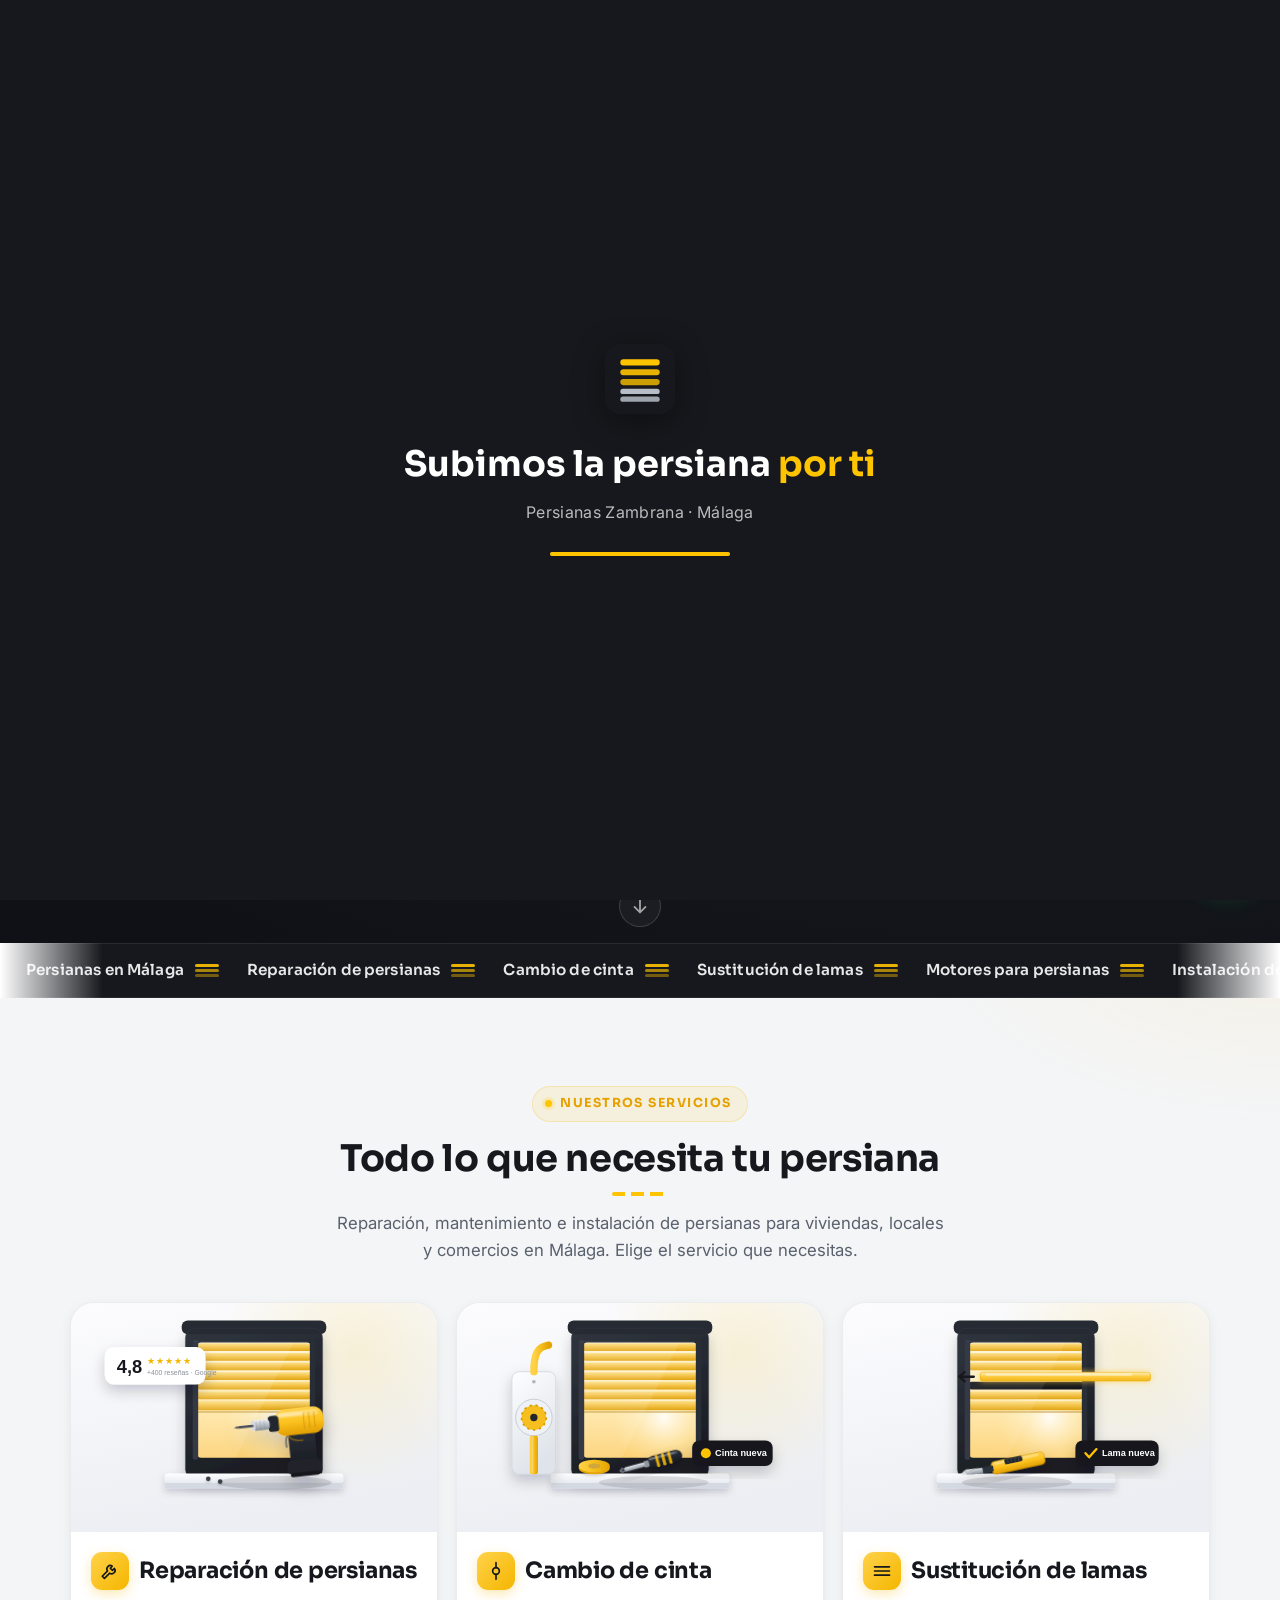
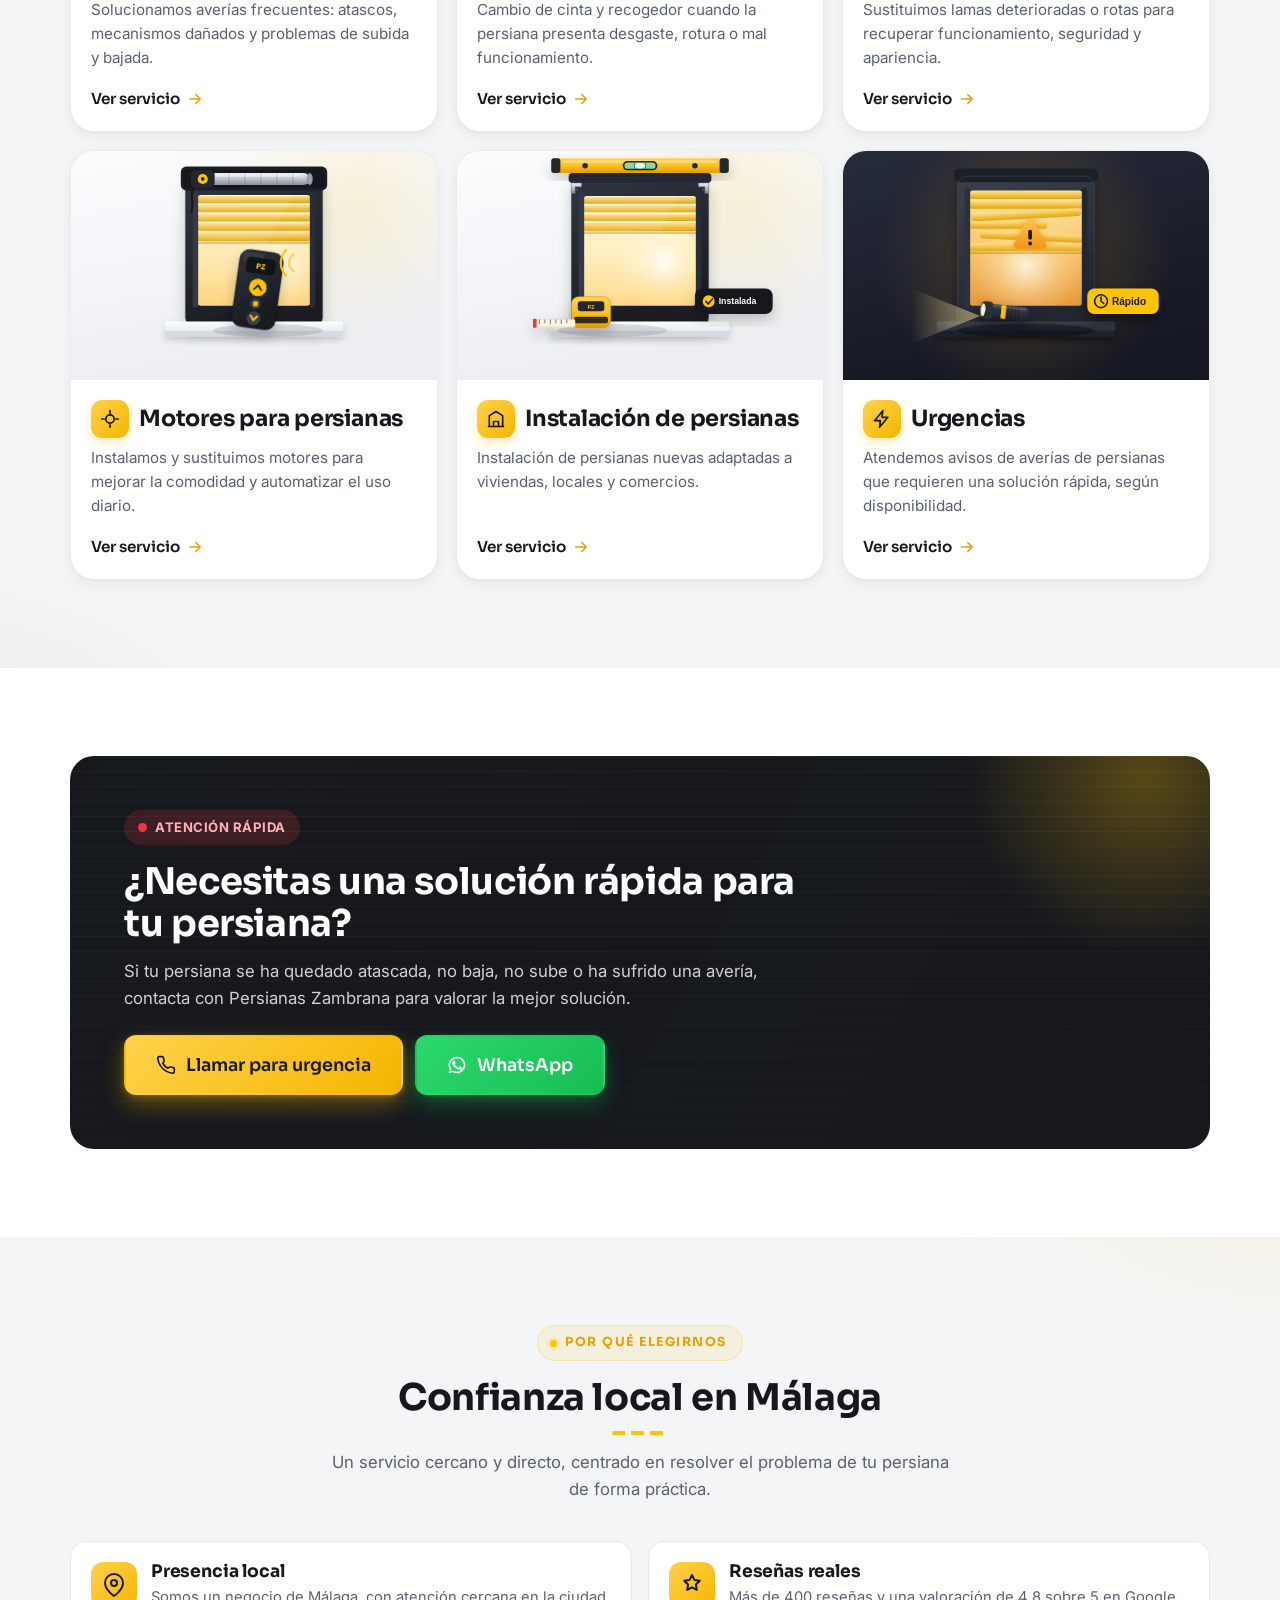
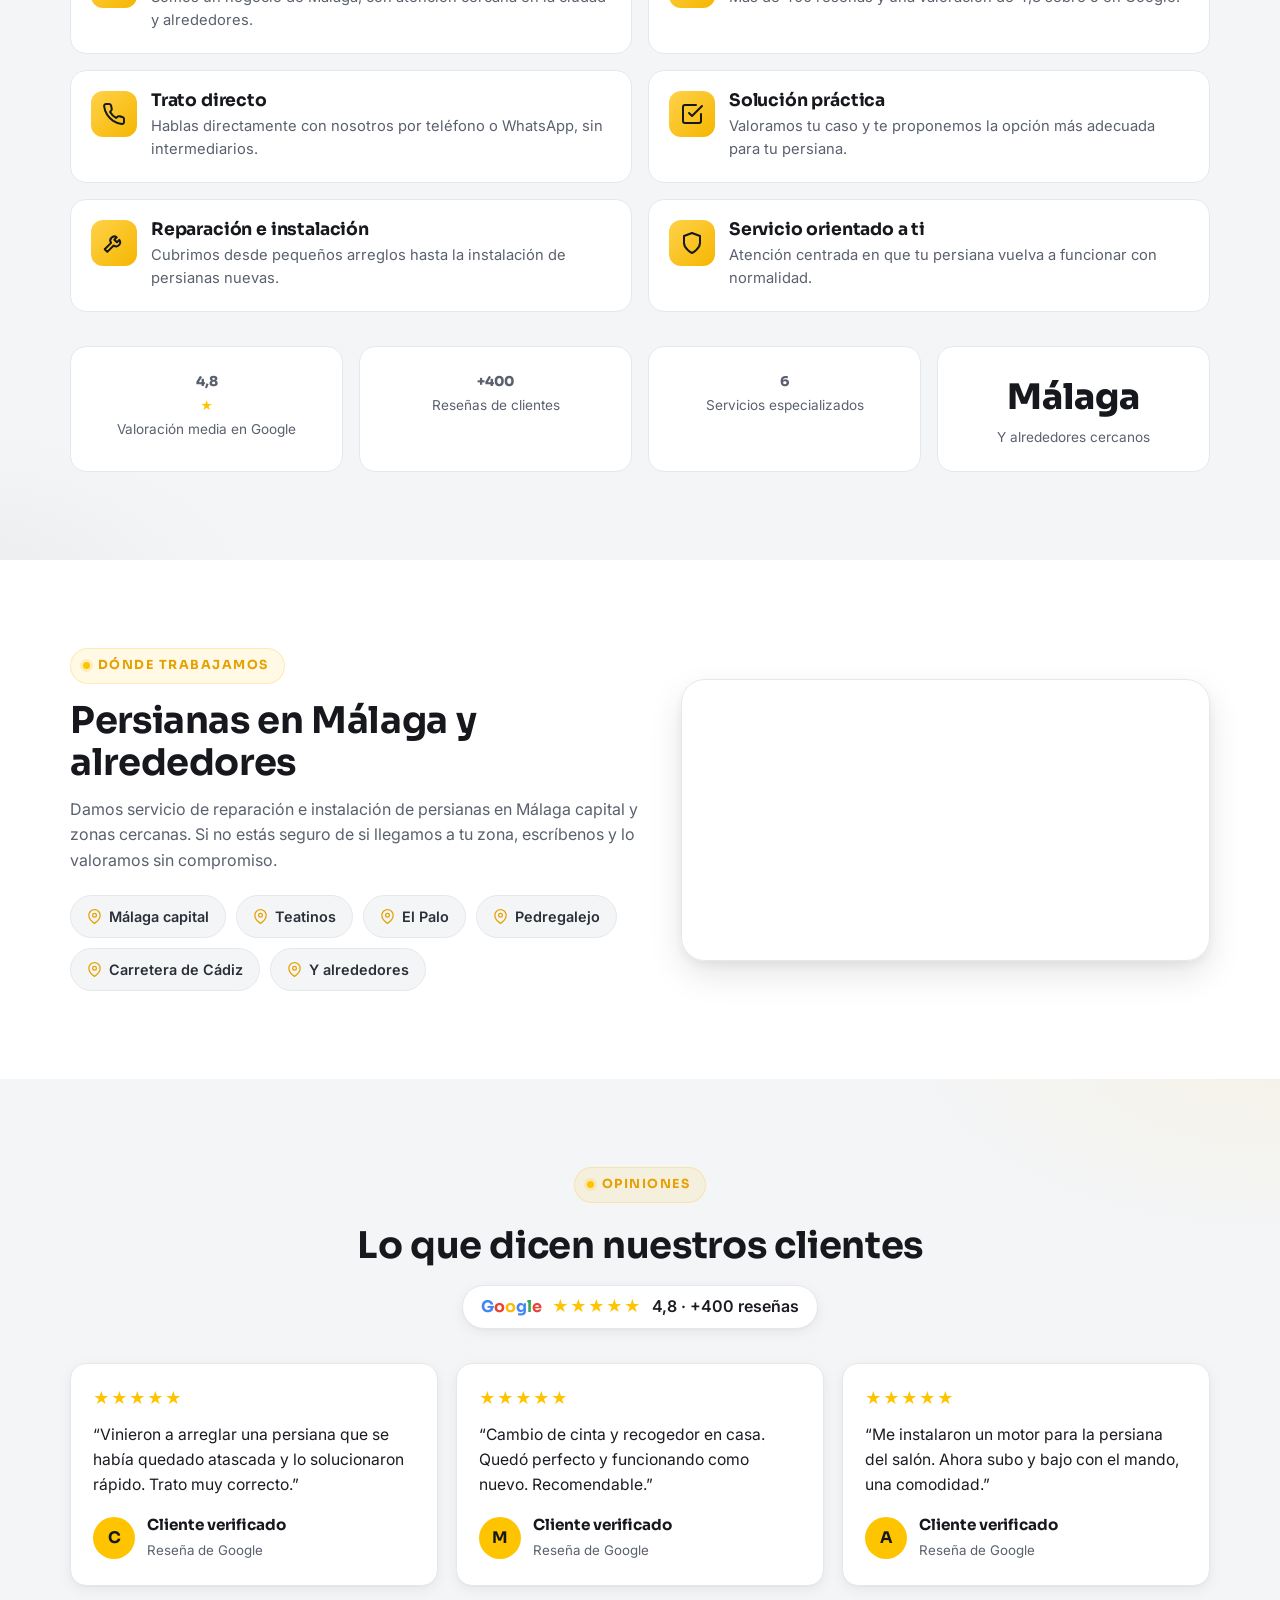
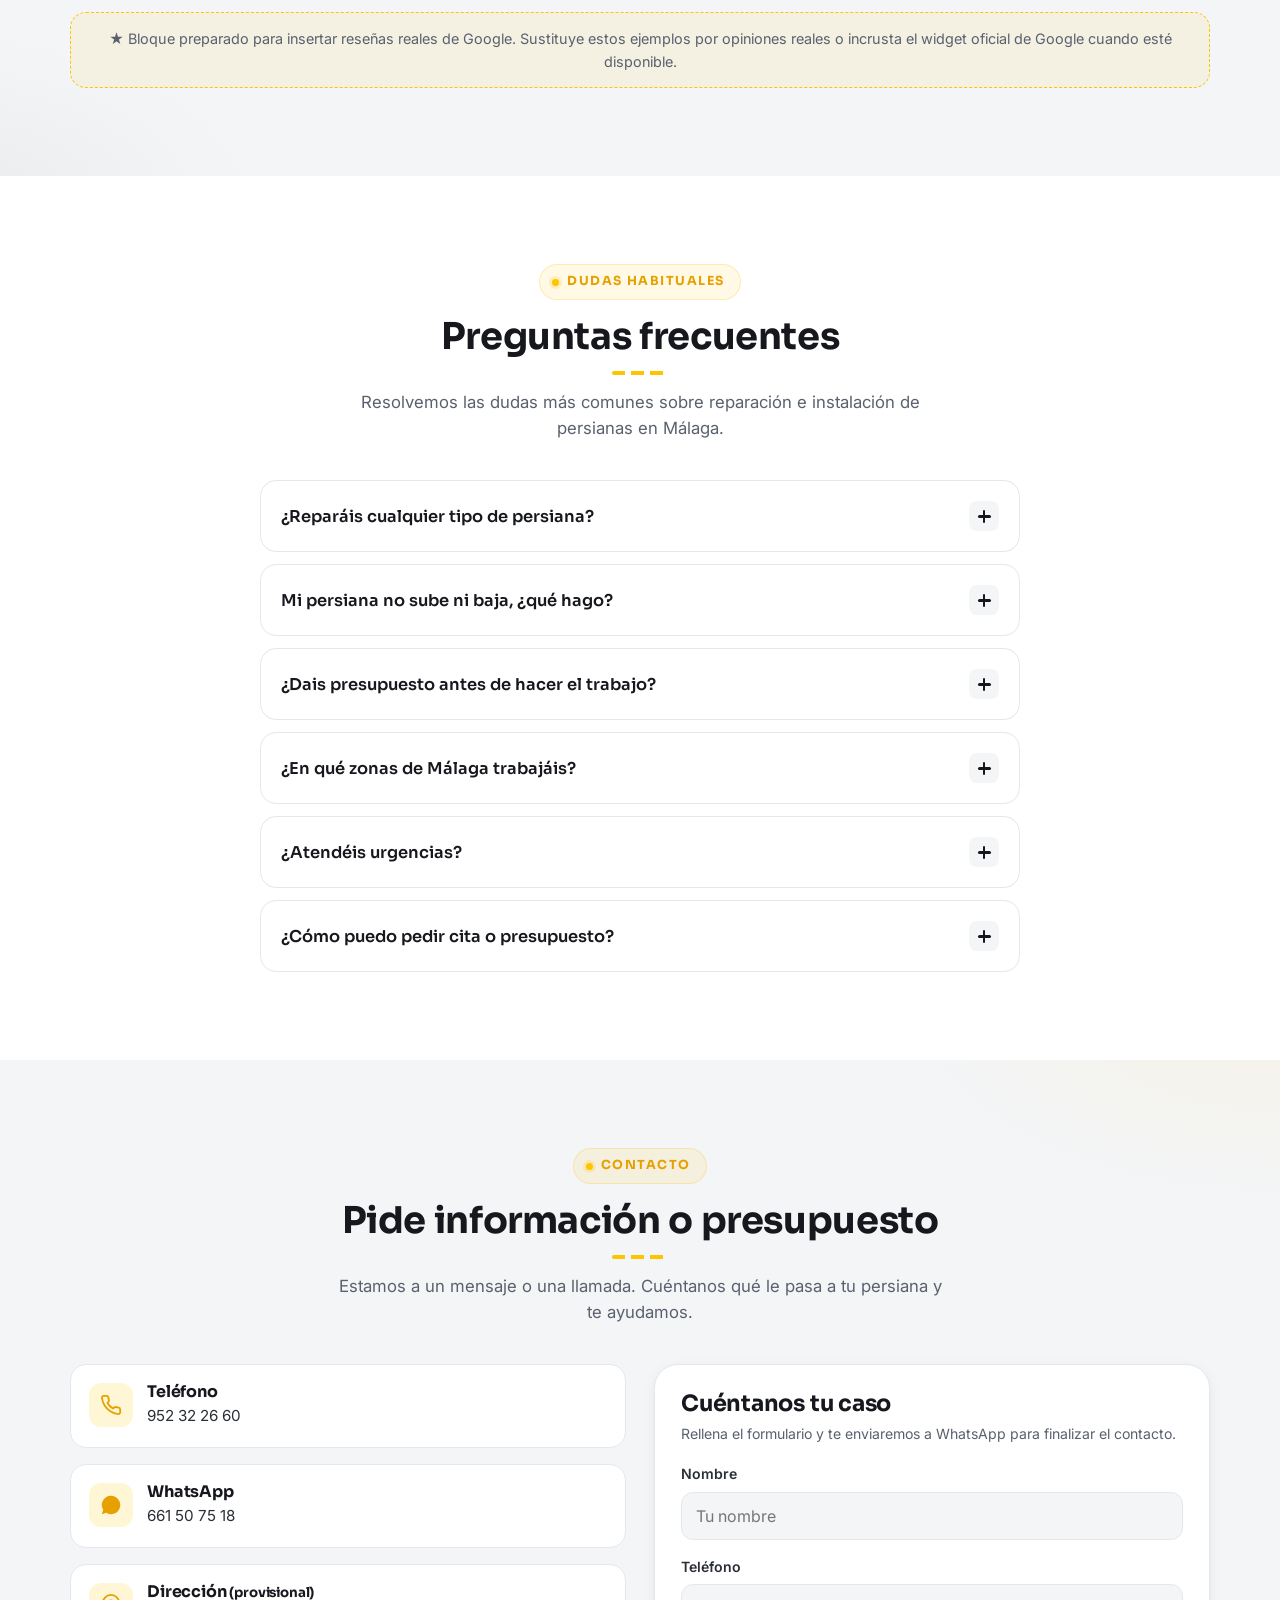
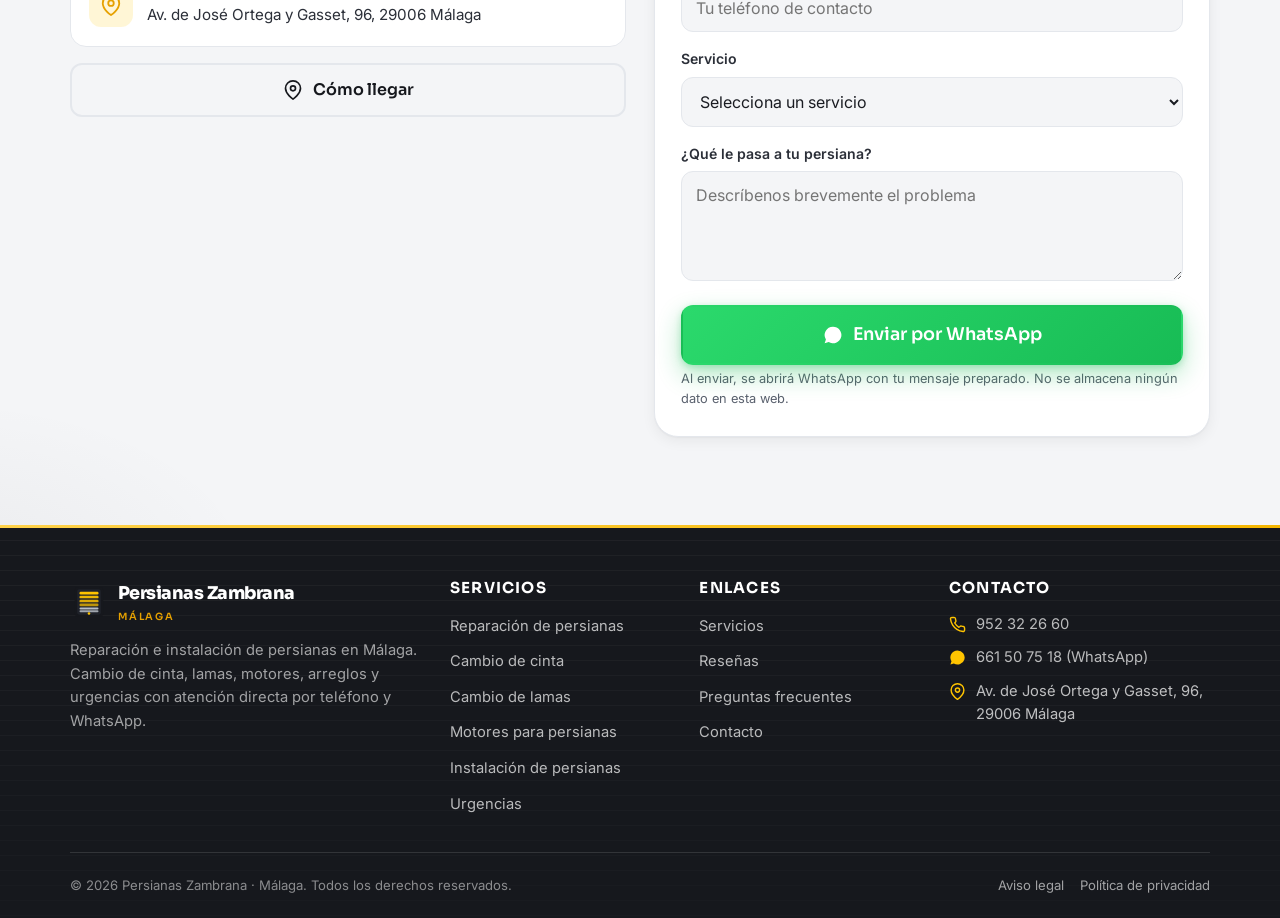
<file: index.html>
<!DOCTYPE html>
<html lang="es">
<head>
  <meta charset="UTF-8">
  <meta name="viewport" content="width=device-width, initial-scale=1.0">

  <!-- ============ SEO HOME ============ -->
  <title>Persianas Zambrana Málaga | Reparación e instalación de persianas</title>
  <meta name="description" content="Reparación, instalación y urgencias de persianas en Málaga. Cambio de cinta, lamas, motores y arreglos rápidos. Llama o pide presupuesto por WhatsApp.">
  <meta name="keywords" content="persianas Málaga, reparación de persianas Málaga, persianista Málaga, cambio cinta persiana Málaga, motor persiana Málaga, instalación persianas Málaga, urgencias persianas Málaga">
  <link rel="canonical" href="./index.html">
  <meta name="robots" content="index, follow">
  <meta name="theme-color" content="#16181D">

  <!-- Open Graph -->
  <meta property="og:type" content="website">
  <meta property="og:title" content="Persianas Zambrana Málaga | Reparación e instalación de persianas">
  <meta property="og:description" content="Reparación, instalación y urgencias de persianas en Málaga. Cambio de cinta, lamas, motores y arreglos rápidos.">
  <meta property="og:locale" content="es_ES">
  <meta property="og:image" content="assets/hero-home.svg">

  <!-- Favicon -->
  <link rel="icon" type="image/svg+xml" href="assets/favicon.svg">

  <!-- Fuentes -->
  <link rel="preconnect" href="https://fonts.googleapis.com">
  <link rel="preconnect" href="https://fonts.gstatic.com" crossorigin>
  <link href="https://fonts.googleapis.com/css2?family=Inter:wght@400;500;600&family=Sora:wght@500;600;700;800&display=swap" rel="stylesheet">

  <link rel="stylesheet" href="styles.css">

  <!-- ============ DATOS ESTRUCTURADOS (SEO local) ============
       Edita aquí si cambia algún dato del negocio. -->
  <script type="application/ld+json">
  {
    "@context": "https://schema.org",
    "@type": "HomeAndConstructionBusiness",
    "name": "Persianas Zambrana",
    "image": "assets/hero-home.svg",
    "telephone": "+34952322660",
    "address": {
      "@type": "PostalAddress",
      "streetAddress": "Av. de José Ortega y Gasset, 96",
      "postalCode": "29006",
      "addressLocality": "Málaga",
      "addressCountry": "ES"
    },
    "areaServed": "Málaga",
    "url": "./index.html",
    "aggregateRating": {
      "@type": "AggregateRating",
      "ratingValue": "4.8",
      "reviewCount": "400"
    }
  }
  </script>
</head>
<body>

  <!-- =========================================================
       INTRO ANIMADA — Persiana subiendo (solo home)
       ========================================================= -->
  <div id="intro" aria-hidden="true">
    <div class="intro-persiana"></div>
    <div class="intro-contenido">
      <img src="assets/favicon.svg" alt="" class="intro-logo">
      <p class="frase">Subimos la persiana <b>por ti</b></p>
      <p class="sub">Persianas Zambrana · Málaga</p>
      <div class="intro-barra"></div>
    </div>
  </div>

  <!-- =========================================================
       TOPBAR
       ========================================================= -->
  <div class="topbar">
    <div class="contenedor">
      <a href="tel:952322660">
        <svg viewBox="0 0 24 24" fill="none" stroke="currentColor" stroke-width="2" stroke-linecap="round" stroke-linejoin="round"><path d="M22 16.9v3a2 2 0 0 1-2.2 2 19.8 19.8 0 0 1-8.6-3.1 19.5 19.5 0 0 1-6-6 19.8 19.8 0 0 1-3.1-8.7A2 2 0 0 1 4.1 2h3a2 2 0 0 1 2 1.7c.1.9.3 1.8.6 2.7a2 2 0 0 1-.5 2.1L8.1 9.9a16 16 0 0 0 6 6l1.4-1.1a2 2 0 0 1 2.1-.5c.9.3 1.8.5 2.7.6a2 2 0 0 1 1.7 2z"/></svg>
        952 32 26 60
      </a>
      <span class="topbar-sep">·</span>
      <span class="topbar-horario">
        <svg viewBox="0 0 24 24" fill="none" stroke="currentColor" stroke-width="2" stroke-linecap="round" stroke-linejoin="round"><circle cx="12" cy="12" r="9"/><path d="M12 7v5l3 2"/></svg>
        Atención en Málaga y alrededores
      </span>
    </div>
  </div>

  <!-- =========================================================
       HEADER FIJO + NAVEGACIÓN
       ========================================================= -->
  <header class="site-header">
    <div class="contenedor">
      <nav class="nav" aria-label="Navegación principal">
        <a href="index.html" class="logo" aria-label="Persianas Zambrana - Inicio">
          <img src="assets/logo.svg" alt="">
          <span>Persianas Zambrana<small>Málaga</small></span>
        </a>

        <ul class="nav-links" id="nav-links">
          <li><a href="index.html" class="activo">Inicio</a></li>
          <li><a href="reparacion-persianas-malaga.html">Reparación</a></li>
          <li><a href="cambio-cinta-persianas-malaga.html">Cambio de cinta</a></li>
          <li><a href="cambio-lamas-persianas-malaga.html">Cambio de lamas</a></li>
          <li><a href="motores-persianas-malaga.html">Motores</a></li>
          <li><a href="instalacion-persianas-malaga.html">Instalación</a></li>
          <li><a href="urgencias-persianas-malaga.html">Urgencias</a></li>
          <li class="nav-cta-movil">
            <a href="tel:952322660" class="btn btn-call">Llamar 952 32 26 60</a>
            <a href="https://wa.me/34661507518?text=Hola%2C%20he%20visto%20la%20web%20de%20Persianas%20Zambrana.%20Necesito%20informaci%C3%B3n%20o%20presupuesto%20para%20una%20persiana%20en%20M%C3%A1laga.%20%C2%BFPod%C3%A9is%20ayudarme%3F" class="btn btn-wa" target="_blank" rel="noopener">WhatsApp</a>
          </li>
        </ul>

        <div class="nav-acciones">
          <a href="tel:952322660" class="btn btn-call btn-call-header">
            <svg viewBox="0 0 24 24" fill="none" stroke="currentColor" stroke-width="2" stroke-linecap="round" stroke-linejoin="round"><path d="M22 16.9v3a2 2 0 0 1-2.2 2 19.8 19.8 0 0 1-8.6-3.1 19.5 19.5 0 0 1-6-6 19.8 19.8 0 0 1-3.1-8.7A2 2 0 0 1 4.1 2h3a2 2 0 0 1 2 1.7c.1.9.3 1.8.6 2.7a2 2 0 0 1-.5 2.1L8.1 9.9a16 16 0 0 0 6 6l1.4-1.1a2 2 0 0 1 2.1-.5c.9.3 1.8.5 2.7.6a2 2 0 0 1 1.7 2z"/></svg>
            <span class="txt">Llamar ahora</span>
          </a>
          <button class="nav-toggle" id="nav-toggle" aria-label="Abrir menú" aria-controls="nav-links" aria-expanded="false">
            <span></span><span></span><span></span>
          </button>
        </div>
      </nav>
    </div>
  </header>

  <main>
    <!-- =========================================================
         1. HERO
         ========================================================= -->
    <section class="hero hero--cine">
      <span class="hero-luz" aria-hidden="true"></span>
      <span class="hero-rayos" aria-hidden="true"></span>
      <div class="contenedor hero-grid">
        <div class="hero-texto reveal">
          <span class="eyebrow">Persianista de confianza en Málaga</span>
          <h1>Reparación e instalación de <mark>persianas en Málaga</mark></h1>
          <p class="hero-sub">Arreglos, urgencias, cambios de cinta, lamas, motores e instalación de persianas. Atención rápida en Málaga con contacto directo por teléfono y WhatsApp.</p>

          <div class="cta-grupo">
            <a href="tel:952322660" class="btn btn-call btn-grande">
              <svg viewBox="0 0 24 24" fill="none" stroke="currentColor" stroke-width="2" stroke-linecap="round" stroke-linejoin="round"><path d="M22 16.9v3a2 2 0 0 1-2.2 2 19.8 19.8 0 0 1-8.6-3.1 19.5 19.5 0 0 1-6-6 19.8 19.8 0 0 1-3.1-8.7A2 2 0 0 1 4.1 2h3a2 2 0 0 1 2 1.7c.1.9.3 1.8.6 2.7a2 2 0 0 1-.5 2.1L8.1 9.9a16 16 0 0 0 6 6l1.4-1.1a2 2 0 0 1 2.1-.5c.9.3 1.8.5 2.7.6a2 2 0 0 1 1.7 2z"/></svg>
              Llamar ahora
            </a>
            <a href="https://wa.me/34661507518?text=Hola%2C%20he%20visto%20la%20web%20de%20Persianas%20Zambrana.%20Necesito%20informaci%C3%B3n%20o%20presupuesto%20para%20una%20persiana%20en%20M%C3%A1laga.%20%C2%BFPod%C3%A9is%20ayudarme%3F" class="btn btn-wa btn-grande" target="_blank" rel="noopener">
              <svg viewBox="0 0 24 24" fill="currentColor"><path d="M17.5 14.4c-.3-.1-1.7-.8-1.9-.9-.3-.1-.5-.1-.7.1-.2.3-.7.9-.9 1.1-.2.2-.3.2-.6.1-.3-.1-1.2-.5-2.3-1.4-.9-.8-1.4-1.7-1.6-2-.2-.3 0-.5.1-.6.1-.1.3-.3.4-.5.1-.2.2-.3.3-.5.1-.2 0-.4 0-.5 0-.1-.7-1.6-.9-2.2-.2-.6-.5-.5-.7-.5h-.6c-.2 0-.5.1-.8.4-.3.3-1 1-1 2.5s1.1 2.9 1.2 3.1c.1.2 2.1 3.2 5.1 4.5.7.3 1.3.5 1.7.6.7.2 1.4.2 1.9.1.6-.1 1.7-.7 1.9-1.4.2-.7.2-1.2.2-1.4-.1-.1-.3-.2-.6-.3z"/><path d="M12 2a10 10 0 0 0-8.5 15.3L2 22l4.8-1.5A10 10 0 1 0 12 2zm0 18.2c-1.5 0-3-.4-4.3-1.2l-.3-.2-3 .9.9-2.9-.2-.3A8.2 8.2 0 1 1 12 20.2z"/></svg>
              Presupuesto por WhatsApp
            </a>
            <a href="#servicios" class="btn btn-outline btn-grande">Ver servicios</a>
          </div>

          <div class="hero-stats">
            <div class="hero-stat">
              <span class="hs-num">4,8<i>★</i></span>
              <span class="hs-lbl">Valoración en Google</span>
            </div>
            <div class="hero-stat">
              <span class="hs-num">+400</span>
              <span class="hs-lbl">Reseñas reales</span>
            </div>
            <div class="hero-stat">
              <span class="hs-num">Málaga</span>
              <span class="hs-lbl">Atención local y cercana</span>
            </div>
          </div>
        </div>

        <div class="hero-media reveal d1">
          <!-- Imagen IA / ilustración. Sustituye por una foto real del negocio cuando esté disponible. -->
          <img src="assets/hero-home.svg" alt="Técnico de Persianas Zambrana instalando una persiana en una vivienda de Málaga" width="800" height="600">
          <span class="hero-media-brillo" aria-hidden="true"></span>
        </div>
      </div>
      <a href="#servicios" class="hero-scroll" aria-label="Ir a los servicios">
        <svg viewBox="0 0 24 24" fill="none" stroke="currentColor" stroke-width="2" stroke-linecap="round" stroke-linejoin="round"><path d="M12 5v14M6 13l6 6 6-6"/></svg>
      </a>
    </section>

    <!-- =========================================================
         2.5 CINTA TEMÁTICA EN MOVIMIENTO
         ========================================================= -->
    <div class="marquee" aria-hidden="true">
      <div class="marquee-track">
        <span class="mk-item">Persianas en Málaga <svg viewBox="0 0 24 15" fill="none"><rect y="1" width="24" height="3" rx="1.5" fill="#FFC400"/><rect y="6" width="24" height="3" rx="1.5" fill="#FFC400" opacity=".7"/><rect y="11" width="24" height="3" rx="1.5" fill="#FFC400" opacity=".45"/></svg></span>
        <span class="mk-item">Reparación de persianas <svg viewBox="0 0 24 15" fill="none"><rect y="1" width="24" height="3" rx="1.5" fill="#FFC400"/><rect y="6" width="24" height="3" rx="1.5" fill="#FFC400" opacity=".7"/><rect y="11" width="24" height="3" rx="1.5" fill="#FFC400" opacity=".45"/></svg></span>
        <span class="mk-item">Cambio de cinta <svg viewBox="0 0 24 15" fill="none"><rect y="1" width="24" height="3" rx="1.5" fill="#FFC400"/><rect y="6" width="24" height="3" rx="1.5" fill="#FFC400" opacity=".7"/><rect y="11" width="24" height="3" rx="1.5" fill="#FFC400" opacity=".45"/></svg></span>
        <span class="mk-item">Sustitución de lamas <svg viewBox="0 0 24 15" fill="none"><rect y="1" width="24" height="3" rx="1.5" fill="#FFC400"/><rect y="6" width="24" height="3" rx="1.5" fill="#FFC400" opacity=".7"/><rect y="11" width="24" height="3" rx="1.5" fill="#FFC400" opacity=".45"/></svg></span>
        <span class="mk-item">Motores para persianas <svg viewBox="0 0 24 15" fill="none"><rect y="1" width="24" height="3" rx="1.5" fill="#FFC400"/><rect y="6" width="24" height="3" rx="1.5" fill="#FFC400" opacity=".7"/><rect y="11" width="24" height="3" rx="1.5" fill="#FFC400" opacity=".45"/></svg></span>
        <span class="mk-item">Instalación de persianas <svg viewBox="0 0 24 15" fill="none"><rect y="1" width="24" height="3" rx="1.5" fill="#FFC400"/><rect y="6" width="24" height="3" rx="1.5" fill="#FFC400" opacity=".7"/><rect y="11" width="24" height="3" rx="1.5" fill="#FFC400" opacity=".45"/></svg></span>
        <span class="mk-item">Urgencias <svg viewBox="0 0 24 15" fill="none"><rect y="1" width="24" height="3" rx="1.5" fill="#FFC400"/><rect y="6" width="24" height="3" rx="1.5" fill="#FFC400" opacity=".7"/><rect y="11" width="24" height="3" rx="1.5" fill="#FFC400" opacity=".45"/></svg></span>
        <span class="mk-item">Atención por WhatsApp <svg viewBox="0 0 24 15" fill="none"><rect y="1" width="24" height="3" rx="1.5" fill="#FFC400"/><rect y="6" width="24" height="3" rx="1.5" fill="#FFC400" opacity=".7"/><rect y="11" width="24" height="3" rx="1.5" fill="#FFC400" opacity=".45"/></svg></span>
        <span class="mk-item">Persianas en Málaga <svg viewBox="0 0 24 15" fill="none"><rect y="1" width="24" height="3" rx="1.5" fill="#FFC400"/><rect y="6" width="24" height="3" rx="1.5" fill="#FFC400" opacity=".7"/><rect y="11" width="24" height="3" rx="1.5" fill="#FFC400" opacity=".45"/></svg></span>
        <span class="mk-item">Reparación de persianas <svg viewBox="0 0 24 15" fill="none"><rect y="1" width="24" height="3" rx="1.5" fill="#FFC400"/><rect y="6" width="24" height="3" rx="1.5" fill="#FFC400" opacity=".7"/><rect y="11" width="24" height="3" rx="1.5" fill="#FFC400" opacity=".45"/></svg></span>
        <span class="mk-item">Cambio de cinta <svg viewBox="0 0 24 15" fill="none"><rect y="1" width="24" height="3" rx="1.5" fill="#FFC400"/><rect y="6" width="24" height="3" rx="1.5" fill="#FFC400" opacity=".7"/><rect y="11" width="24" height="3" rx="1.5" fill="#FFC400" opacity=".45"/></svg></span>
        <span class="mk-item">Sustitución de lamas <svg viewBox="0 0 24 15" fill="none"><rect y="1" width="24" height="3" rx="1.5" fill="#FFC400"/><rect y="6" width="24" height="3" rx="1.5" fill="#FFC400" opacity=".7"/><rect y="11" width="24" height="3" rx="1.5" fill="#FFC400" opacity=".45"/></svg></span>
        <span class="mk-item">Motores para persianas <svg viewBox="0 0 24 15" fill="none"><rect y="1" width="24" height="3" rx="1.5" fill="#FFC400"/><rect y="6" width="24" height="3" rx="1.5" fill="#FFC400" opacity=".7"/><rect y="11" width="24" height="3" rx="1.5" fill="#FFC400" opacity=".45"/></svg></span>
        <span class="mk-item">Instalación de persianas <svg viewBox="0 0 24 15" fill="none"><rect y="1" width="24" height="3" rx="1.5" fill="#FFC400"/><rect y="6" width="24" height="3" rx="1.5" fill="#FFC400" opacity=".7"/><rect y="11" width="24" height="3" rx="1.5" fill="#FFC400" opacity=".45"/></svg></span>
        <span class="mk-item">Urgencias <svg viewBox="0 0 24 15" fill="none"><rect y="1" width="24" height="3" rx="1.5" fill="#FFC400"/><rect y="6" width="24" height="3" rx="1.5" fill="#FFC400" opacity=".7"/><rect y="11" width="24" height="3" rx="1.5" fill="#FFC400" opacity=".45"/></svg></span>
        <span class="mk-item">Atención por WhatsApp <svg viewBox="0 0 24 15" fill="none"><rect y="1" width="24" height="3" rx="1.5" fill="#FFC400"/><rect y="6" width="24" height="3" rx="1.5" fill="#FFC400" opacity=".7"/><rect y="11" width="24" height="3" rx="1.5" fill="#FFC400" opacity=".45"/></svg></span>
      </div>
    </div>

    <!-- =========================================================
         3. SERVICIOS DESTACADOS
         ========================================================= -->
    <section class="section section--gris" id="servicios">
      <div class="contenedor">
        <div class="text-center">
          <span class="eyebrow">Nuestros servicios</span>
          <h2 class="seccion-titulo">Todo lo que necesita tu persiana</h2>
          <p class="seccion-intro">Reparación, mantenimiento e instalación de persianas para viviendas, locales y comercios en Málaga. Elige el servicio que necesitas.</p>
        </div>

        <div class="servicios-grid">
          <!-- Reparación -->
          <a class="servicio-card reveal" href="reparacion-persianas-malaga.html">
            <div class="card-img"><img src="assets/reparacion.svg" alt="Técnico reparando el mecanismo de una persiana atascada"></div>
            <div class="card-cuerpo">
              <h3><span class="ico"><svg viewBox="0 0 24 24" fill="none" stroke="currentColor" stroke-width="2" stroke-linecap="round" stroke-linejoin="round"><path d="M14.7 6.3a4 4 0 0 0-5.6 5.6l-6.4 6.4 2.6 2.6 6.4-6.4a4 4 0 0 0 5.6-5.6l-2.4 2.4-2.6-2.6z"/></svg></span> Reparación de persianas</h3>
              <p>Solucionamos averías frecuentes: atascos, mecanismos dañados y problemas de subida y bajada.</p>
              <span class="card-link">Ver servicio <svg viewBox="0 0 24 24" fill="none" stroke="currentColor" stroke-width="2" stroke-linecap="round" stroke-linejoin="round"><path d="M5 12h14M13 6l6 6-6 6"/></svg></span>
            </div>
          </a>

          <!-- Cambio de cinta -->
          <a class="servicio-card reveal d1" href="cambio-cinta-persianas-malaga.html">
            <div class="card-img"><img src="assets/cambio-cinta.svg" alt="Detalle del cambio de cinta y recogedor de una persiana"></div>
            <div class="card-cuerpo">
              <h3><span class="ico"><svg viewBox="0 0 24 24" fill="none" stroke="currentColor" stroke-width="2" stroke-linecap="round" stroke-linejoin="round"><path d="M12 2v6M12 16v6"/><circle cx="12" cy="12" r="4"/></svg></span> Cambio de cinta</h3>
              <p>Cambio de cinta y recogedor cuando la persiana presenta desgaste, rotura o mal funcionamiento.</p>
              <span class="card-link">Ver servicio <svg viewBox="0 0 24 24" fill="none" stroke="currentColor" stroke-width="2" stroke-linecap="round" stroke-linejoin="round"><path d="M5 12h14M13 6l6 6-6 6"/></svg></span>
            </div>
          </a>

          <!-- Cambio de lamas -->
          <a class="servicio-card reveal d2" href="cambio-lamas-persianas-malaga.html">
            <div class="card-img"><img src="assets/cambio-lamas.svg" alt="Sustitución de lamas rotas de una persiana por lamas nuevas"></div>
            <div class="card-cuerpo">
              <h3><span class="ico"><svg viewBox="0 0 24 24" fill="none" stroke="currentColor" stroke-width="2" stroke-linecap="round" stroke-linejoin="round"><path d="M3 7h18M3 12h18M3 17h18"/></svg></span> Sustitución de lamas</h3>
              <p>Sustituimos lamas deterioradas o rotas para recuperar funcionamiento, seguridad y apariencia.</p>
              <span class="card-link">Ver servicio <svg viewBox="0 0 24 24" fill="none" stroke="currentColor" stroke-width="2" stroke-linecap="round" stroke-linejoin="round"><path d="M5 12h14M13 6l6 6-6 6"/></svg></span>
            </div>
          </a>

          <!-- Motores -->
          <a class="servicio-card reveal" href="motores-persianas-malaga.html">
            <div class="card-img"><img src="assets/motores.svg" alt="Instalación de un motor tubular para automatizar una persiana"></div>
            <div class="card-cuerpo">
              <h3><span class="ico"><svg viewBox="0 0 24 24" fill="none" stroke="currentColor" stroke-width="2" stroke-linecap="round" stroke-linejoin="round"><path d="M12 2v3M12 19v3M2 12h3M19 12h3"/><circle cx="12" cy="12" r="5"/></svg></span> Motores para persianas</h3>
              <p>Instalamos y sustituimos motores para mejorar la comodidad y automatizar el uso diario.</p>
              <span class="card-link">Ver servicio <svg viewBox="0 0 24 24" fill="none" stroke="currentColor" stroke-width="2" stroke-linecap="round" stroke-linejoin="round"><path d="M5 12h14M13 6l6 6-6 6"/></svg></span>
            </div>
          </a>

          <!-- Instalación -->
          <a class="servicio-card reveal d1" href="instalacion-persianas-malaga.html">
            <div class="card-img"><img src="assets/instalacion.svg" alt="Montaje e instalación de una persiana nueva en una vivienda"></div>
            <div class="card-cuerpo">
              <h3><span class="ico"><svg viewBox="0 0 24 24" fill="none" stroke="currentColor" stroke-width="2" stroke-linecap="round" stroke-linejoin="round"><path d="M3 21h18M4 21V8l8-5 8 5v13M9 21v-6h6v6"/></svg></span> Instalación de persianas</h3>
              <p>Instalación de persianas nuevas adaptadas a viviendas, locales y comercios.</p>
              <span class="card-link">Ver servicio <svg viewBox="0 0 24 24" fill="none" stroke="currentColor" stroke-width="2" stroke-linecap="round" stroke-linejoin="round"><path d="M5 12h14M13 6l6 6-6 6"/></svg></span>
            </div>
          </a>

          <!-- Urgencias -->
          <a class="servicio-card reveal d2" href="urgencias-persianas-malaga.html">
            <div class="card-img"><img src="assets/urgencias.svg" alt="Persiana atascada y bloqueada que requiere reparación urgente"></div>
            <div class="card-cuerpo">
              <h3><span class="ico"><svg viewBox="0 0 24 24" fill="none" stroke="currentColor" stroke-width="2" stroke-linecap="round" stroke-linejoin="round"><path d="M13 2 3 14h7l-1 8 10-12h-7l1-8z"/></svg></span> Urgencias</h3>
              <p>Atendemos avisos de averías de persianas que requieren una solución rápida, según disponibilidad.</p>
              <span class="card-link">Ver servicio <svg viewBox="0 0 24 24" fill="none" stroke="currentColor" stroke-width="2" stroke-linecap="round" stroke-linejoin="round"><path d="M5 12h14M13 6l6 6-6 6"/></svg></span>
            </div>
          </a>
        </div>
      </div>
    </section>

    <!-- =========================================================
         4. BLOQUE DE URGENCIAS
         ========================================================= -->
    <section class="section">
      <div class="contenedor">
        <div class="urgencias reveal">
          <div class="urgencias-inner">
            <span class="pill">Atención rápida</span>
            <h2>¿Necesitas una solución rápida para tu persiana?</h2>
            <p>Si tu persiana se ha quedado atascada, no baja, no sube o ha sufrido una avería, contacta con Persianas Zambrana para valorar la mejor solución.</p>
            <div class="cta-grupo">
              <a href="tel:952322660" class="btn btn-call btn-grande">
                <svg viewBox="0 0 24 24" fill="none" stroke="currentColor" stroke-width="2" stroke-linecap="round" stroke-linejoin="round"><path d="M22 16.9v3a2 2 0 0 1-2.2 2 19.8 19.8 0 0 1-8.6-3.1 19.5 19.5 0 0 1-6-6 19.8 19.8 0 0 1-3.1-8.7A2 2 0 0 1 4.1 2h3a2 2 0 0 1 2 1.7c.1.9.3 1.8.6 2.7a2 2 0 0 1-.5 2.1L8.1 9.9a16 16 0 0 0 6 6l1.4-1.1a2 2 0 0 1 2.1-.5c.9.3 1.8.5 2.7.6a2 2 0 0 1 1.7 2z"/></svg>
                Llamar para urgencia
              </a>
              <a href="https://wa.me/34661507518?text=Hola%2C%20tengo%20una%20urgencia%20con%20una%20persiana%20en%20M%C3%A1laga%20(atascada%2Fbloqueada).%20%C2%BFPod%C3%A9is%20ayudarme%3F" class="btn btn-wa btn-grande" target="_blank" rel="noopener">
                <svg viewBox="0 0 24 24" fill="currentColor"><path d="M17.5 14.4c-.3-.1-1.7-.8-1.9-.9-.3-.1-.5-.1-.7.1-.2.3-.7.9-.9 1.1-.2.2-.3.2-.6.1-.3-.1-1.2-.5-2.3-1.4-.9-.8-1.4-1.7-1.6-2-.2-.3 0-.5.1-.6.1-.1.3-.3.4-.5.1-.2.2-.3.3-.5.1-.2 0-.4 0-.5 0-.1-.7-1.6-.9-2.2-.2-.6-.5-.5-.7-.5h-.6c-.2 0-.5.1-.8.4-.3.3-1 1-1 2.5s1.1 2.9 1.2 3.1c.1.2 2.1 3.2 5.1 4.5.7.3 1.3.5 1.7.6.7.2 1.4.2 1.9.1.6-.1 1.7-.7 1.9-1.4.2-.7.2-1.2.2-1.4-.1-.1-.3-.2-.6-.3z"/><path d="M12 2a10 10 0 0 0-8.5 15.3L2 22l4.8-1.5A10 10 0 1 0 12 2zm0 18.2c-1.5 0-3-.4-4.3-1.2l-.3-.2-3 .9.9-2.9-.2-.3A8.2 8.2 0 1 1 12 20.2z"/></svg>
                WhatsApp
              </a>
            </div>
          </div>
        </div>
      </div>
    </section>

    <!-- =========================================================
         5. BLOQUE DE CONFIANZA
         ========================================================= -->
    <section class="section section--gris">
      <div class="contenedor">
        <div class="text-center">
          <span class="eyebrow">Por qué elegirnos</span>
          <h2 class="seccion-titulo">Confianza local en Málaga</h2>
          <p class="seccion-intro">Un servicio cercano y directo, centrado en resolver el problema de tu persiana de forma práctica.</p>
        </div>

        <div class="confianza-grid">
          <div class="confianza-item reveal">
            <span class="ico"><svg viewBox="0 0 24 24" fill="none" stroke="currentColor" stroke-width="2" stroke-linecap="round" stroke-linejoin="round"><path d="M21 10c0 7-9 13-9 13s-9-6-9-13a9 9 0 0 1 18 0z"/><circle cx="12" cy="10" r="3"/></svg></span>
            <div><h3>Presencia local</h3><p>Somos un negocio de Málaga, con atención cercana en la ciudad y alrededores.</p></div>
          </div>
          <div class="confianza-item reveal d1">
            <span class="ico"><svg viewBox="0 0 24 24" fill="none" stroke="currentColor" stroke-width="2" stroke-linecap="round" stroke-linejoin="round"><path d="m12 2 2.4 4.9 5.4.8-3.9 3.8.9 5.4L12 14.3 7.2 16.9l.9-5.4L4.2 7.7l5.4-.8L12 2z"/></svg></span>
            <div><h3>Reseñas reales</h3><p>Más de 400 reseñas y una valoración de 4,8 sobre 5 en Google.</p></div>
          </div>
          <div class="confianza-item reveal">
            <span class="ico"><svg viewBox="0 0 24 24" fill="none" stroke="currentColor" stroke-width="2" stroke-linecap="round" stroke-linejoin="round"><path d="M22 16.9v3a2 2 0 0 1-2.2 2 19.8 19.8 0 0 1-8.6-3.1 19.5 19.5 0 0 1-6-6 19.8 19.8 0 0 1-3.1-8.7A2 2 0 0 1 4.1 2h3a2 2 0 0 1 2 1.7c.1.9.3 1.8.6 2.7a2 2 0 0 1-.5 2.1L8.1 9.9a16 16 0 0 0 6 6l1.4-1.1a2 2 0 0 1 2.1-.5c.9.3 1.8.5 2.7.6a2 2 0 0 1 1.7 2z"/></svg></span>
            <div><h3>Trato directo</h3><p>Hablas directamente con nosotros por teléfono o WhatsApp, sin intermediarios.</p></div>
          </div>
          <div class="confianza-item reveal d1">
            <span class="ico"><svg viewBox="0 0 24 24" fill="none" stroke="currentColor" stroke-width="2" stroke-linecap="round" stroke-linejoin="round"><path d="M9 11l3 3L22 4"/><path d="M21 12v7a2 2 0 0 1-2 2H5a2 2 0 0 1-2-2V5a2 2 0 0 1 2-2h11"/></svg></span>
            <div><h3>Solución práctica</h3><p>Valoramos tu caso y te proponemos la opción más adecuada para tu persiana.</p></div>
          </div>
          <div class="confianza-item reveal">
            <span class="ico"><svg viewBox="0 0 24 24" fill="none" stroke="currentColor" stroke-width="2" stroke-linecap="round" stroke-linejoin="round"><path d="M14.7 6.3a4 4 0 0 0-5.6 5.6l-6.4 6.4 2.6 2.6 6.4-6.4a4 4 0 0 0 5.6-5.6l-2.4 2.4-2.6-2.6z"/></svg></span>
            <div><h3>Reparación e instalación</h3><p>Cubrimos desde pequeños arreglos hasta la instalación de persianas nuevas.</p></div>
          </div>
          <div class="confianza-item reveal d1">
            <span class="ico"><svg viewBox="0 0 24 24" fill="none" stroke="currentColor" stroke-width="2" stroke-linecap="round" stroke-linejoin="round"><path d="M12 22s8-4 8-10V5l-8-3-8 3v7c0 6 8 10 8 10z"/></svg></span>
            <div><h3>Servicio orientado a ti</h3><p>Atención centrada en que tu persiana vuelva a funcionar con normalidad.</p></div>
          </div>
        </div>

        <!-- Banda de métricas -->
        <div class="metricas">
          <div class="metrica reveal"><div class="n"><span data-count="4.8" data-decimals="1">4,8</span><span class="estrellas">★</span></div><span>Valoración media en Google</span></div>
          <div class="metrica reveal d1"><div class="n"><span data-count="400" data-prefix="+">+400</span></div><span>Reseñas de clientes</span></div>
          <div class="metrica reveal d2"><div class="n"><span data-count="6">6</span></div><span>Servicios especializados</span></div>
          <div class="metrica reveal d3"><div class="n">Málaga</div><span>Y alrededores cercanos</span></div>
        </div>
        <!-- Nota editable: ajusta estas métricas a datos confirmados antes de publicar. -->
      </div>
    </section>

    <!-- =========================================================
         6. ZONAS DE TRABAJO
         ========================================================= -->
    <section class="section">
      <div class="contenedor zonas-grid">
        <div class="reveal">
          <span class="eyebrow">Dónde trabajamos</span>
          <h2 class="seccion-titulo">Persianas en Málaga y alrededores</h2>
          <p>Damos servicio de reparación e instalación de persianas en Málaga capital y zonas cercanas. Si no estás seguro de si llegamos a tu zona, escríbenos y lo valoramos sin compromiso.</p>
          <!-- Edita esta lista con las zonas realmente cubiertas. -->
          <ul class="zonas-lista">
            <li><svg viewBox="0 0 24 24" fill="none" stroke="currentColor" stroke-width="2" stroke-linecap="round" stroke-linejoin="round"><path d="M21 10c0 7-9 13-9 13s-9-6-9-13a9 9 0 0 1 18 0z"/><circle cx="12" cy="10" r="3"/></svg> Málaga capital</li>
            <li><svg viewBox="0 0 24 24" fill="none" stroke="currentColor" stroke-width="2" stroke-linecap="round" stroke-linejoin="round"><path d="M21 10c0 7-9 13-9 13s-9-6-9-13a9 9 0 0 1 18 0z"/><circle cx="12" cy="10" r="3"/></svg> Teatinos</li>
            <li><svg viewBox="0 0 24 24" fill="none" stroke="currentColor" stroke-width="2" stroke-linecap="round" stroke-linejoin="round"><path d="M21 10c0 7-9 13-9 13s-9-6-9-13a9 9 0 0 1 18 0z"/><circle cx="12" cy="10" r="3"/></svg> El Palo</li>
            <li><svg viewBox="0 0 24 24" fill="none" stroke="currentColor" stroke-width="2" stroke-linecap="round" stroke-linejoin="round"><path d="M21 10c0 7-9 13-9 13s-9-6-9-13a9 9 0 0 1 18 0z"/><circle cx="12" cy="10" r="3"/></svg> Pedregalejo</li>
            <li><svg viewBox="0 0 24 24" fill="none" stroke="currentColor" stroke-width="2" stroke-linecap="round" stroke-linejoin="round"><path d="M21 10c0 7-9 13-9 13s-9-6-9-13a9 9 0 0 1 18 0z"/><circle cx="12" cy="10" r="3"/></svg> Carretera de Cádiz</li>
            <li><svg viewBox="0 0 24 24" fill="none" stroke="currentColor" stroke-width="2" stroke-linecap="round" stroke-linejoin="round"><path d="M21 10c0 7-9 13-9 13s-9-6-9-13a9 9 0 0 1 18 0z"/><circle cx="12" cy="10" r="3"/></svg> Y alrededores</li>
          </ul>
        </div>
        <div class="zonas-mapa reveal d1">
          <!-- Mapa de Google. Sustituye la dirección del src por la definitiva cuando se confirme. -->
          <iframe
            src="https://www.google.com/maps?q=Av.%20de%20Jos%C3%A9%20Ortega%20y%20Gasset%2096%2C%2029006%20M%C3%A1laga&output=embed"
            loading="lazy" title="Mapa de Persianas Zambrana en Málaga" referrerpolicy="no-referrer-when-downgrade"></iframe>
        </div>
      </div>
    </section>

    <!-- =========================================================
         7. RESEÑAS
         ========================================================= -->
    <section class="section section--gris" id="resenas">
      <div class="contenedor">
        <div class="resenas-head reveal">
          <span class="eyebrow">Opiniones</span>
          <h2 class="seccion-titulo">Lo que dicen nuestros clientes</h2>
          <div class="resenas-google">
            <span class="g"><b>G</b><b>o</b><b>o</b><b>g</b><b>l</b><b>e</b></span>
            <span class="estrellas">★★★★★</span>
            <span>4,8 · +400 reseñas</span>
          </div>
        </div>

        <!-- BLOQUE PREPARADO PARA INSERTAR RESEÑAS REALES DE GOOGLE.
             Los textos siguientes son ejemplos genéricos sin nombres reales.
             Sustitúyelos por reseñas reales (con permiso) o incrusta el widget de Google. -->
        <div class="resenas-grid">
          <article class="resena reveal">
            <div class="estrellas">★★★★★</div>
            <p>“Vinieron a arreglar una persiana que se había quedado atascada y lo solucionaron rápido. Trato muy correcto.”</p>
            <div class="autor"><span class="avatar">C</span><div><b>Cliente verificado</b><small>Reseña de Google</small></div></div>
          </article>
          <article class="resena reveal d1">
            <div class="estrellas">★★★★★</div>
            <p>“Cambio de cinta y recogedor en casa. Quedó perfecto y funcionando como nuevo. Recomendable.”</p>
            <div class="autor"><span class="avatar">M</span><div><b>Cliente verificado</b><small>Reseña de Google</small></div></div>
          </article>
          <article class="resena reveal d2">
            <div class="estrellas">★★★★★</div>
            <p>“Me instalaron un motor para la persiana del salón. Ahora subo y bajo con el mando, una comodidad.”</p>
            <div class="autor"><span class="avatar">A</span><div><b>Cliente verificado</b><small>Reseña de Google</small></div></div>
          </article>
        </div>

        <p class="resenas-nota">★ Bloque preparado para insertar reseñas reales de Google. Sustituye estos ejemplos por opiniones reales o incrusta el widget oficial de Google cuando esté disponible.</p>
      </div>
    </section>

    <!-- =========================================================
         8. PREGUNTAS FRECUENTES
         ========================================================= -->
    <section class="section" id="faq">
      <div class="contenedor">
        <div class="text-center">
          <span class="eyebrow">Dudas habituales</span>
          <h2 class="seccion-titulo">Preguntas frecuentes</h2>
          <p class="seccion-intro">Resolvemos las dudas más comunes sobre reparación e instalación de persianas en Málaga.</p>
        </div>

        <div class="faq-lista">
          <div class="faq-item">
            <button class="faq-pregunta">¿Reparáis cualquier tipo de persiana? <span class="mas"></span></button>
            <div class="faq-respuesta"><p>Trabajamos con persianas habituales de viviendas, locales y comercios: persianas de cinta, de cordón y motorizadas. Si nos describes el problema por teléfono o WhatsApp, te orientamos sobre la mejor solución.</p></div>
          </div>
          <div class="faq-item">
            <button class="faq-pregunta">Mi persiana no sube ni baja, ¿qué hago? <span class="mas"></span></button>
            <div class="faq-respuesta"><p>Suele deberse a la cinta, al recogedor o al mecanismo interno. Lo más práctico es que nos llames o nos escribas explicando qué ocurre; así valoramos si es una reparación sencilla o requiere sustituir alguna pieza.</p></div>
          </div>
          <div class="faq-item">
            <button class="faq-pregunta">¿Dais presupuesto antes de hacer el trabajo? <span class="mas"></span></button>
            <div class="faq-respuesta"><p>Sí. Antes de realizar cualquier intervención valoramos el caso y te indicamos la solución propuesta para que decidas con total claridad.</p></div>
          </div>
          <div class="faq-item">
            <button class="faq-pregunta">¿En qué zonas de Málaga trabajáis? <span class="mas"></span></button>
            <div class="faq-respuesta"><p>Damos servicio en Málaga capital y alrededores cercanos. Si tienes dudas sobre tu zona, escríbenos y lo confirmamos sin compromiso.</p></div>
          </div>
          <div class="faq-item">
            <button class="faq-pregunta">¿Atendéis urgencias? <span class="mas"></span></button>
            <div class="faq-respuesta"><p>Atendemos avisos de averías que requieren una solución rápida, según disponibilidad. Para urgencias, lo mejor es llamarnos directamente al 952 32 26 60.</p></div>
          </div>
          <div class="faq-item">
            <button class="faq-pregunta">¿Cómo puedo pedir cita o presupuesto? <span class="mas"></span></button>
            <div class="faq-respuesta"><p>Puedes llamarnos al 952 32 26 60, escribirnos por WhatsApp al 661 50 75 18 o rellenar el formulario de contacto de esta web. Te responderemos lo antes posible.</p></div>
          </div>
        </div>
      </div>
    </section>

    <!-- =========================================================
         9. CONTACTO FINAL
         ========================================================= -->
    <section class="section section--gris" id="contacto">
      <div class="contenedor">
        <div class="text-center">
          <span class="eyebrow">Contacto</span>
          <h2 class="seccion-titulo">Pide información o presupuesto</h2>
          <p class="seccion-intro">Estamos a un mensaje o una llamada. Cuéntanos qué le pasa a tu persiana y te ayudamos.</p>
        </div>

        <div class="contacto-grid">
          <div class="contacto-datos reveal">
            <div class="contacto-fila">
              <span class="ico"><svg viewBox="0 0 24 24" fill="none" stroke="currentColor" stroke-width="2" stroke-linecap="round" stroke-linejoin="round"><path d="M22 16.9v3a2 2 0 0 1-2.2 2 19.8 19.8 0 0 1-8.6-3.1 19.5 19.5 0 0 1-6-6 19.8 19.8 0 0 1-3.1-8.7A2 2 0 0 1 4.1 2h3a2 2 0 0 1 2 1.7c.1.9.3 1.8.6 2.7a2 2 0 0 1-.5 2.1L8.1 9.9a16 16 0 0 0 6 6l1.4-1.1a2 2 0 0 1 2.1-.5c.9.3 1.8.5 2.7.6a2 2 0 0 1 1.7 2z"/></svg></span>
              <div><h3>Teléfono</h3><a href="tel:952322660">952 32 26 60</a></div>
            </div>
            <div class="contacto-fila">
              <span class="ico"><svg viewBox="0 0 24 24" fill="currentColor"><path d="M17.5 14.4c-.3-.1-1.7-.8-1.9-.9-.3-.1-.5-.1-.7.1-.2.3-.7.9-.9 1.1-.2.2-.3.2-.6.1-.3-.1-1.2-.5-2.3-1.4-.9-.8-1.4-1.7-1.6-2-.2-.3 0-.5.1-.6.1-.1.3-.3.4-.5.1-.2.2-.3.3-.5.1-.2 0-.4 0-.5 0-.1-.7-1.6-.9-2.2-.2-.6-.5-.5-.7-.5h-.6c-.2 0-.5.1-.8.4-.3.3-1 1-1 2.5s1.1 2.9 1.2 3.1c.1.2 2.1 3.2 5.1 4.5.7.3 1.3.5 1.7.6.7.2 1.4.2 1.9.1.6-.1 1.7-.7 1.9-1.4.2-.7.2-1.2.2-1.4-.1-.1-.3-.2-.6-.3z"/><path d="M12 2a10 10 0 0 0-8.5 15.3L2 22l4.8-1.5A10 10 0 1 0 12 2z"/></svg></span>
              <div><h3>WhatsApp</h3><a href="https://wa.me/34661507518?text=Hola%2C%20he%20visto%20la%20web%20de%20Persianas%20Zambrana.%20Necesito%20informaci%C3%B3n%20o%20presupuesto%20para%20una%20persiana%20en%20M%C3%A1laga.%20%C2%BFPod%C3%A9is%20ayudarme%3F" target="_blank" rel="noopener">661 50 75 18</a></div>
            </div>
            <div class="contacto-fila">
              <span class="ico"><svg viewBox="0 0 24 24" fill="none" stroke="currentColor" stroke-width="2" stroke-linecap="round" stroke-linejoin="round"><path d="M21 10c0 7-9 13-9 13s-9-6-9-13a9 9 0 0 1 18 0z"/><circle cx="12" cy="10" r="3"/></svg></span>
              <!-- Dirección provisional: confirmar antes de publicar. -->
              <div><h3>Dirección <small>(provisional)</small></h3><p>Av. de José Ortega y Gasset, 96, 29006 Málaga</p></div>
            </div>
            <a href="https://www.google.com/maps?q=Av.+de+Jos%C3%A9+Ortega+y+Gasset+96,+29006+M%C3%A1laga" class="btn btn-outline btn-bloque" target="_blank" rel="noopener">
              <svg viewBox="0 0 24 24" fill="none" stroke="currentColor" stroke-width="2" stroke-linecap="round" stroke-linejoin="round"><path d="M21 10c0 7-9 13-9 13s-9-6-9-13a9 9 0 0 1 18 0z"/><circle cx="12" cy="10" r="3"/></svg>
              Cómo llegar
            </a>
          </div>

          <!-- Formulario sencillo (sin backend): compone un mensaje y abre WhatsApp.
               Edita data-wa con el número de WhatsApp definitivo. -->
          <form class="form reveal d1" id="form-contacto" data-wa="34661507518">
            <h3>Cuéntanos tu caso</h3>
            <p class="form-nota">Rellena el formulario y te enviaremos a WhatsApp para finalizar el contacto.</p>
            <div class="campo">
              <label for="nombre">Nombre</label>
              <input type="text" id="nombre" name="nombre" placeholder="Tu nombre" required>
            </div>
            <div class="campo">
              <label for="telefono">Teléfono</label>
              <input type="tel" id="telefono" name="telefono" placeholder="Tu teléfono de contacto" required>
            </div>
            <div class="campo">
              <label for="servicio">Servicio</label>
              <select id="servicio" name="servicio">
                <option value="">Selecciona un servicio</option>
                <option>Reparación de persianas</option>
                <option>Cambio de cinta</option>
                <option>Sustitución de lamas</option>
                <option>Motores para persianas</option>
                <option>Instalación de persianas</option>
                <option>Urgencia</option>
              </select>
            </div>
            <div class="campo">
              <label for="mensaje">¿Qué le pasa a tu persiana?</label>
              <textarea id="mensaje" name="mensaje" placeholder="Descríbenos brevemente el problema"></textarea>
            </div>
            <button type="submit" class="btn btn-wa btn-bloque btn-grande">
              <svg viewBox="0 0 24 24" fill="currentColor"><path d="M17.5 14.4c-.3-.1-1.7-.8-1.9-.9-.3-.1-.5-.1-.7.1-.2.3-.7.9-.9 1.1-.2.2-.3.2-.6.1-.3-.1-1.2-.5-2.3-1.4-.9-.8-1.4-1.7-1.6-2-.2-.3 0-.5.1-.6.1-.1.3-.3.4-.5.1-.2.2-.3.3-.5.1-.2 0-.4 0-.5 0-.1-.7-1.6-.9-2.2-.2-.6-.5-.5-.7-.5h-.6c-.2 0-.5.1-.8.4-.3.3-1 1-1 2.5s1.1 2.9 1.2 3.1c.1.2 2.1 3.2 5.1 4.5.7.3 1.3.5 1.7.6.7.2 1.4.2 1.9.1.6-.1 1.7-.7 1.9-1.4.2-.7.2-1.2.2-1.4-.1-.1-.3-.2-.6-.3z"/><path d="M12 2a10 10 0 0 0-8.5 15.3L2 22l4.8-1.5A10 10 0 1 0 12 2z"/></svg>
              Enviar por WhatsApp
            </button>
            <p class="form-aviso">Al enviar, se abrirá WhatsApp con tu mensaje preparado. No se almacena ningún dato en esta web.</p>
            <div class="form-feedback" id="form-feedback">¡Gracias! Abriendo WhatsApp para finalizar tu solicitud…</div>
          </form>
        </div>
      </div>
    </section>
  </main>

  <!-- =========================================================
       FOOTER
       ========================================================= -->
  <footer class="site-footer">
    <div class="contenedor">
      <div class="footer-grid">
        <div class="footer-col">
          <a href="index.html" class="logo"><img src="assets/logo.svg" alt=""><span>Persianas Zambrana<small>Málaga</small></span></a>
          <p>Reparación e instalación de persianas en Málaga. Cambio de cinta, lamas, motores, arreglos y urgencias con atención directa por teléfono y WhatsApp.</p>
        </div>
        <div class="footer-col">
          <h4>Servicios</h4>
          <ul>
            <li><a href="reparacion-persianas-malaga.html">Reparación de persianas</a></li>
            <li><a href="cambio-cinta-persianas-malaga.html">Cambio de cinta</a></li>
            <li><a href="cambio-lamas-persianas-malaga.html">Cambio de lamas</a></li>
            <li><a href="motores-persianas-malaga.html">Motores para persianas</a></li>
            <li><a href="instalacion-persianas-malaga.html">Instalación de persianas</a></li>
            <li><a href="urgencias-persianas-malaga.html">Urgencias</a></li>
          </ul>
        </div>
        <div class="footer-col">
          <h4>Enlaces</h4>
          <ul>
            <li><a href="index.html#servicios">Servicios</a></li>
            <li><a href="index.html#resenas">Reseñas</a></li>
            <li><a href="index.html#faq">Preguntas frecuentes</a></li>
            <li><a href="index.html#contacto">Contacto</a></li>
          </ul>
        </div>
        <div class="footer-col">
          <h4>Contacto</h4>
          <ul class="footer-contacto">
            <li><svg viewBox="0 0 24 24" fill="none" stroke="currentColor" stroke-width="2" stroke-linecap="round" stroke-linejoin="round"><path d="M22 16.9v3a2 2 0 0 1-2.2 2 19.8 19.8 0 0 1-8.6-3.1 19.5 19.5 0 0 1-6-6 19.8 19.8 0 0 1-3.1-8.7A2 2 0 0 1 4.1 2h3a2 2 0 0 1 2 1.7c.1.9.3 1.8.6 2.7a2 2 0 0 1-.5 2.1L8.1 9.9a16 16 0 0 0 6 6l1.4-1.1a2 2 0 0 1 2.1-.5c.9.3 1.8.5 2.7.6a2 2 0 0 1 1.7 2z"/></svg> <a href="tel:952322660">952 32 26 60</a></li>
            <li><svg viewBox="0 0 24 24" fill="currentColor"><path d="M12 2a10 10 0 0 0-8.5 15.3L2 22l4.8-1.5A10 10 0 1 0 12 2z"/></svg> <a href="https://wa.me/34661507518" target="_blank" rel="noopener">661 50 75 18 (WhatsApp)</a></li>
            <li><svg viewBox="0 0 24 24" fill="none" stroke="currentColor" stroke-width="2" stroke-linecap="round" stroke-linejoin="round"><path d="M21 10c0 7-9 13-9 13s-9-6-9-13a9 9 0 0 1 18 0z"/><circle cx="12" cy="10" r="3"/></svg> Av. de José Ortega y Gasset, 96, 29006 Málaga</li>
          </ul>
        </div>
      </div>
      <div class="footer-bottom">
        <span>© <span data-anio>2026</span> Persianas Zambrana · Málaga. Todos los derechos reservados.</span>
        <span class="legal">
          <a href="aviso-legal.html">Aviso legal</a>
          <a href="politica-privacidad.html">Política de privacidad</a>
        </span>
      </div>
    </div>
  </footer>

  <!-- =========================================================
       CTA FLOTANTE MÓVIL + BURBUJA WHATSAPP ESCRITORIO
       ========================================================= -->
  <div class="cta-flotante">
    <a href="tel:952322660" class="fl-call">
      <svg viewBox="0 0 24 24" fill="none" stroke="currentColor" stroke-width="2" stroke-linecap="round" stroke-linejoin="round"><path d="M22 16.9v3a2 2 0 0 1-2.2 2 19.8 19.8 0 0 1-8.6-3.1 19.5 19.5 0 0 1-6-6 19.8 19.8 0 0 1-3.1-8.7A2 2 0 0 1 4.1 2h3a2 2 0 0 1 2 1.7c.1.9.3 1.8.6 2.7a2 2 0 0 1-.5 2.1L8.1 9.9a16 16 0 0 0 6 6l1.4-1.1a2 2 0 0 1 2.1-.5c.9.3 1.8.5 2.7.6a2 2 0 0 1 1.7 2z"/></svg>
      Llamar
    </a>
    <a href="https://wa.me/34661507518?text=Hola%2C%20he%20visto%20la%20web%20de%20Persianas%20Zambrana.%20Necesito%20informaci%C3%B3n%20o%20presupuesto%20para%20una%20persiana%20en%20M%C3%A1laga.%20%C2%BFPod%C3%A9is%20ayudarme%3F" class="fl-wa" target="_blank" rel="noopener">
      <svg viewBox="0 0 24 24" fill="currentColor"><path d="M17.5 14.4c-.3-.1-1.7-.8-1.9-.9-.3-.1-.5-.1-.7.1-.2.3-.7.9-.9 1.1-.2.2-.3.2-.6.1-.3-.1-1.2-.5-2.3-1.4-.9-.8-1.4-1.7-1.6-2-.2-.3 0-.5.1-.6.1-.1.3-.3.4-.5.1-.2.2-.3.3-.5.1-.2 0-.4 0-.5 0-.1-.7-1.6-.9-2.2-.2-.6-.5-.5-.7-.5h-.6c-.2 0-.5.1-.8.4-.3.3-1 1-1 2.5s1.1 2.9 1.2 3.1c.1.2 2.1 3.2 5.1 4.5.7.3 1.3.5 1.7.6.7.2 1.4.2 1.9.1.6-.1 1.7-.7 1.9-1.4.2-.7.2-1.2.2-1.4-.1-.1-.3-.2-.6-.3z"/><path d="M12 2a10 10 0 0 0-8.5 15.3L2 22l4.8-1.5A10 10 0 1 0 12 2z"/></svg>
      WhatsApp
    </a>
  </div>

  <a href="https://wa.me/34661507518?text=Hola%2C%20he%20visto%20la%20web%20de%20Persianas%20Zambrana.%20Necesito%20informaci%C3%B3n%20o%20presupuesto%20para%20una%20persiana%20en%20M%C3%A1laga.%20%C2%BFPod%C3%A9is%20ayudarme%3F" class="wa-burbuja" target="_blank" rel="noopener" aria-label="Contactar por WhatsApp">
    <svg viewBox="0 0 24 24" fill="currentColor"><path d="M17.5 14.4c-.3-.1-1.7-.8-1.9-.9-.3-.1-.5-.1-.7.1-.2.3-.7.9-.9 1.1-.2.2-.3.2-.6.1-.3-.1-1.2-.5-2.3-1.4-.9-.8-1.4-1.7-1.6-2-.2-.3 0-.5.1-.6.1-.1.3-.3.4-.5.1-.2.2-.3.3-.5.1-.2 0-.4 0-.5 0-.1-.7-1.6-.9-2.2-.2-.6-.5-.5-.7-.5h-.6c-.2 0-.5.1-.8.4-.3.3-1 1-1 2.5s1.1 2.9 1.2 3.1c.1.2 2.1 3.2 5.1 4.5.7.3 1.3.5 1.7.6.7.2 1.4.2 1.9.1.6-.1 1.7-.7 1.9-1.4.2-.7.2-1.2.2-1.4-.1-.1-.3-.2-.6-.3z"/><path d="M12 2a10 10 0 0 0-8.5 15.3L2 22l4.8-1.5A10 10 0 1 0 12 2z"/></svg>
  </a>

  <script src="script.js"></script>
</body>
</html>
</file>
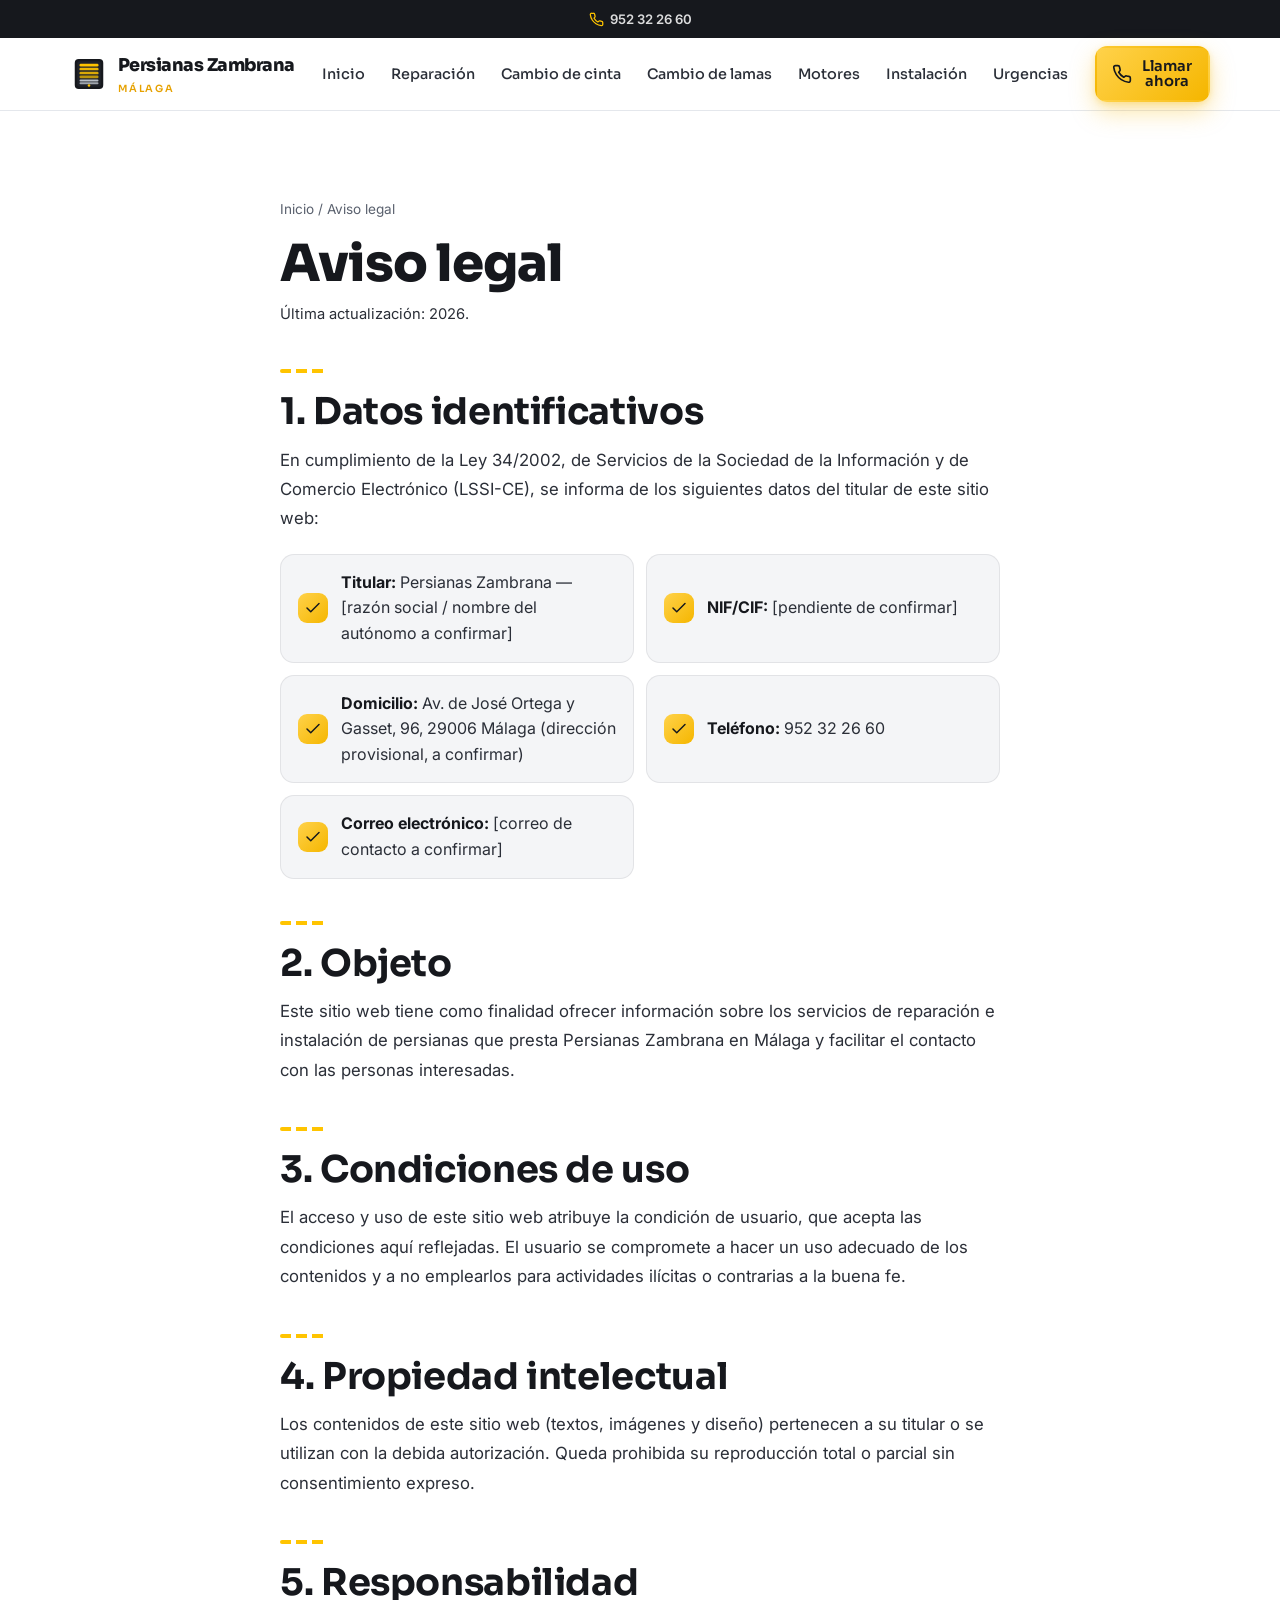
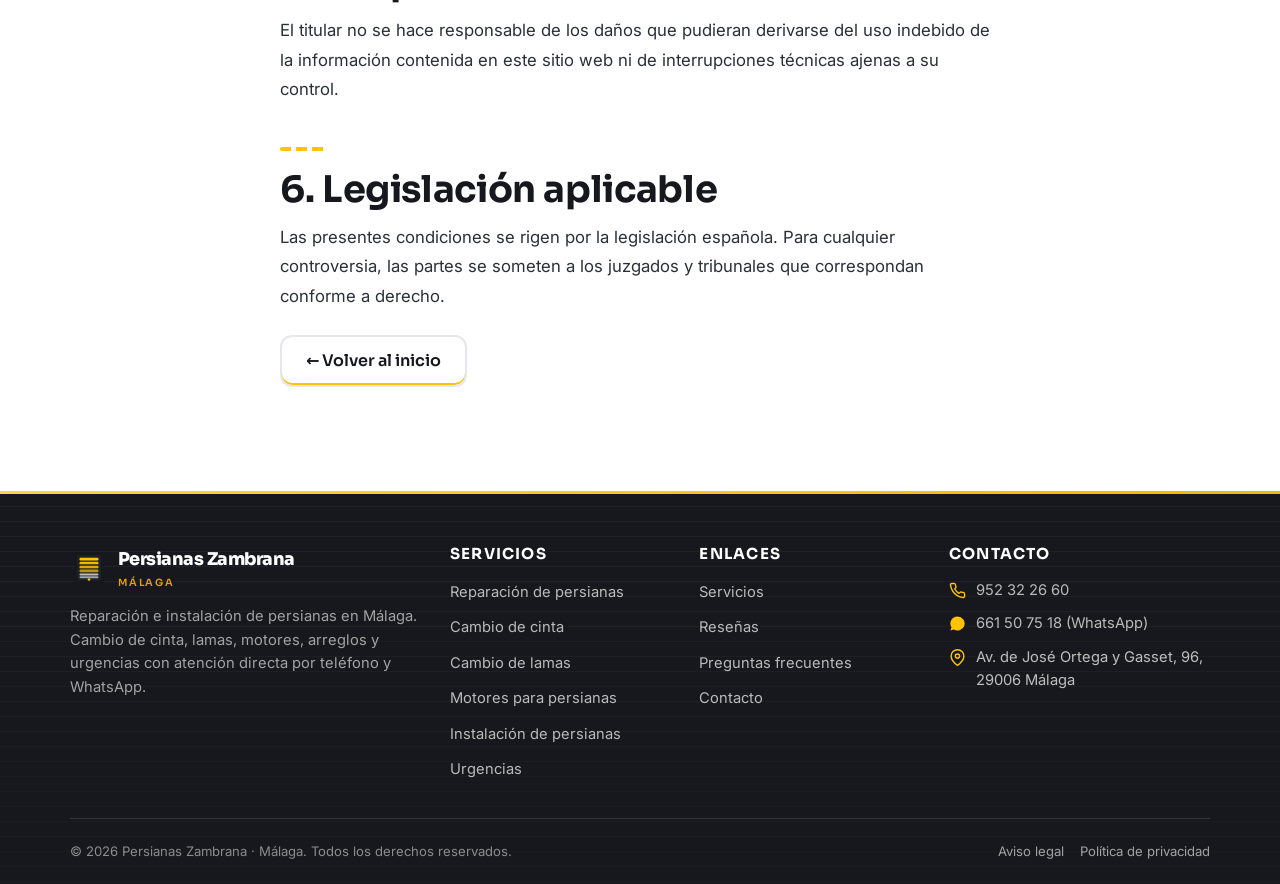
<file: aviso-legal.html>
<!DOCTYPE html>
<html lang="es">
<head>
  <meta charset="UTF-8">
  <meta name="viewport" content="width=device-width, initial-scale=1.0">
  <title>Aviso legal | Persianas Zambrana Málaga</title>
  <meta name="description" content="Aviso legal de Persianas Zambrana, servicio de reparación e instalación de persianas en Málaga.">
  <meta name="robots" content="noindex, follow">
  <link rel="icon" type="image/svg+xml" href="assets/favicon.svg">
  <link rel="preconnect" href="https://fonts.googleapis.com">
  <link rel="preconnect" href="https://fonts.gstatic.com" crossorigin>
  <link href="https://fonts.googleapis.com/css2?family=Inter:wght@400;500;600&family=Sora:wght@500;600;700;800&display=swap" rel="stylesheet">
  <link rel="stylesheet" href="styles.css">
</head>
<body>

  <!-- TOPBAR -->
  <div class="topbar">
    <div class="contenedor">
      <a href="tel:952322660"><svg viewBox="0 0 24 24" fill="none" stroke="currentColor" stroke-width="2" stroke-linecap="round" stroke-linejoin="round"><path d="M22 16.9v3a2 2 0 0 1-2.2 2 19.8 19.8 0 0 1-8.6-3.1 19.5 19.5 0 0 1-6-6 19.8 19.8 0 0 1-3.1-8.7A2 2 0 0 1 4.1 2h3a2 2 0 0 1 2 1.7c.1.9.3 1.8.6 2.7a2 2 0 0 1-.5 2.1L8.1 9.9a16 16 0 0 0 6 6l1.4-1.1a2 2 0 0 1 2.1-.5c.9.3 1.8.5 2.7.6a2 2 0 0 1 1.7 2z"/></svg> 952 32 26 60</a>
    </div>
  </div>

  <!-- HEADER -->
  <header class="site-header">
    <div class="contenedor">
      <nav class="nav" aria-label="Navegación principal">
        <a href="index.html" class="logo" aria-label="Persianas Zambrana - Inicio"><img src="assets/logo.svg" alt=""><span>Persianas Zambrana<small>Málaga</small></span></a>
        <ul class="nav-links" id="nav-links">
          <li><a href="index.html">Inicio</a></li>
          <li><a href="reparacion-persianas-malaga.html">Reparación</a></li>
          <li><a href="cambio-cinta-persianas-malaga.html">Cambio de cinta</a></li>
          <li><a href="cambio-lamas-persianas-malaga.html">Cambio de lamas</a></li>
          <li><a href="motores-persianas-malaga.html">Motores</a></li>
          <li><a href="instalacion-persianas-malaga.html">Instalación</a></li>
          <li><a href="urgencias-persianas-malaga.html">Urgencias</a></li>
          <li class="nav-cta-movil">
            <a href="tel:952322660" class="btn btn-call">Llamar 952 32 26 60</a>
            <a href="https://wa.me/34661507518" class="btn btn-wa" target="_blank" rel="noopener">WhatsApp</a>
          </li>
        </ul>
        <div class="nav-acciones">
          <a href="tel:952322660" class="btn btn-call btn-call-header"><svg viewBox="0 0 24 24" fill="none" stroke="currentColor" stroke-width="2" stroke-linecap="round" stroke-linejoin="round"><path d="M22 16.9v3a2 2 0 0 1-2.2 2 19.8 19.8 0 0 1-8.6-3.1 19.5 19.5 0 0 1-6-6 19.8 19.8 0 0 1-3.1-8.7A2 2 0 0 1 4.1 2h3a2 2 0 0 1 2 1.7c.1.9.3 1.8.6 2.7a2 2 0 0 1-.5 2.1L8.1 9.9a16 16 0 0 0 6 6l1.4-1.1a2 2 0 0 1 2.1-.5c.9.3 1.8.5 2.7.6a2 2 0 0 1 1.7 2z"/></svg> <span class="txt">Llamar ahora</span></a>
          <button class="nav-toggle" id="nav-toggle" aria-label="Abrir menú" aria-controls="nav-links" aria-expanded="false"><span></span><span></span><span></span></button>
        </div>
      </nav>
    </div>
  </header>

  <main>
    <section class="section">
      <div class="contenedor prosa" style="margin-inline:auto">
        <nav class="breadcrumb" aria-label="Ruta de navegación" style="padding-top:0"><a href="index.html">Inicio</a> <span>/</span> Aviso legal</nav>
        <h1 style="margin:14px 0 8px">Aviso legal</h1>
        <p style="font-size:.92rem">Última actualización: <span data-anio>2026</span>.</p>

        <!-- ===========================================================
             PLANTILLA EDITABLE. Sustituye los textos entre corchetes
             [ ] por los datos fiscales y de titularidad reales antes
             de publicar la web. Este texto es orientativo y no
             constituye asesoramiento legal.
        =========================================================== -->

        <h2>1. Datos identificativos</h2>
        <p>En cumplimiento de la Ley 34/2002, de Servicios de la Sociedad de la Información y de Comercio Electrónico (LSSI-CE), se informa de los siguientes datos del titular de este sitio web:</p>
        <ul class="check">
          <li><svg viewBox="0 0 24 24" fill="none" stroke="currentColor" stroke-width="2" stroke-linecap="round" stroke-linejoin="round"><path d="M20 6 9 17l-5-5"/></svg> <span><b>Titular:</b> Persianas Zambrana — [razón social / nombre del autónomo a confirmar]</span></li>
          <li><svg viewBox="0 0 24 24" fill="none" stroke="currentColor" stroke-width="2" stroke-linecap="round" stroke-linejoin="round"><path d="M20 6 9 17l-5-5"/></svg> <span><b>NIF/CIF:</b> [pendiente de confirmar]</span></li>
          <li><svg viewBox="0 0 24 24" fill="none" stroke="currentColor" stroke-width="2" stroke-linecap="round" stroke-linejoin="round"><path d="M20 6 9 17l-5-5"/></svg> <span><b>Domicilio:</b> Av. de José Ortega y Gasset, 96, 29006 Málaga (dirección provisional, a confirmar)</span></li>
          <li><svg viewBox="0 0 24 24" fill="none" stroke="currentColor" stroke-width="2" stroke-linecap="round" stroke-linejoin="round"><path d="M20 6 9 17l-5-5"/></svg> <span><b>Teléfono:</b> 952 32 26 60</span></li>
          <li><svg viewBox="0 0 24 24" fill="none" stroke="currentColor" stroke-width="2" stroke-linecap="round" stroke-linejoin="round"><path d="M20 6 9 17l-5-5"/></svg> <span><b>Correo electrónico:</b> [correo de contacto a confirmar]</span></li>
        </ul>

        <h2>2. Objeto</h2>
        <p>Este sitio web tiene como finalidad ofrecer información sobre los servicios de reparación e instalación de persianas que presta Persianas Zambrana en Málaga y facilitar el contacto con las personas interesadas.</p>

        <h2>3. Condiciones de uso</h2>
        <p>El acceso y uso de este sitio web atribuye la condición de usuario, que acepta las condiciones aquí reflejadas. El usuario se compromete a hacer un uso adecuado de los contenidos y a no emplearlos para actividades ilícitas o contrarias a la buena fe.</p>

        <h2>4. Propiedad intelectual</h2>
        <p>Los contenidos de este sitio web (textos, imágenes y diseño) pertenecen a su titular o se utilizan con la debida autorización. Queda prohibida su reproducción total o parcial sin consentimiento expreso.</p>

        <h2>5. Responsabilidad</h2>
        <p>El titular no se hace responsable de los daños que pudieran derivarse del uso indebido de la información contenida en este sitio web ni de interrupciones técnicas ajenas a su control.</p>

        <h2>6. Legislación aplicable</h2>
        <p>Las presentes condiciones se rigen por la legislación española. Para cualquier controversia, las partes se someten a los juzgados y tribunales que correspondan conforme a derecho.</p>

        <p style="margin-top:24px"><a href="index.html" class="btn btn-outline">← Volver al inicio</a></p>
      </div>
    </section>
  </main>

  <!-- FOOTER -->
  <footer class="site-footer">
    <div class="contenedor">
      <div class="footer-grid">
        <div class="footer-col">
          <a href="index.html" class="logo"><img src="assets/logo.svg" alt=""><span>Persianas Zambrana<small>Málaga</small></span></a>
          <p>Reparación e instalación de persianas en Málaga. Cambio de cinta, lamas, motores, arreglos y urgencias con atención directa por teléfono y WhatsApp.</p>
        </div>
        <div class="footer-col"><h4>Servicios</h4><ul>
          <li><a href="reparacion-persianas-malaga.html">Reparación de persianas</a></li>
          <li><a href="cambio-cinta-persianas-malaga.html">Cambio de cinta</a></li>
          <li><a href="cambio-lamas-persianas-malaga.html">Cambio de lamas</a></li>
          <li><a href="motores-persianas-malaga.html">Motores para persianas</a></li>
          <li><a href="instalacion-persianas-malaga.html">Instalación de persianas</a></li>
          <li><a href="urgencias-persianas-malaga.html">Urgencias</a></li>
        </ul></div>
        <div class="footer-col"><h4>Enlaces</h4><ul>
          <li><a href="index.html#servicios">Servicios</a></li>
          <li><a href="index.html#resenas">Reseñas</a></li>
          <li><a href="index.html#faq">Preguntas frecuentes</a></li>
          <li><a href="index.html#contacto">Contacto</a></li>
        </ul></div>
        <div class="footer-col"><h4>Contacto</h4><ul class="footer-contacto">
          <li><svg viewBox="0 0 24 24" fill="none" stroke="currentColor" stroke-width="2" stroke-linecap="round" stroke-linejoin="round"><path d="M22 16.9v3a2 2 0 0 1-2.2 2 19.8 19.8 0 0 1-8.6-3.1 19.5 19.5 0 0 1-6-6 19.8 19.8 0 0 1-3.1-8.7A2 2 0 0 1 4.1 2h3a2 2 0 0 1 2 1.7c.1.9.3 1.8.6 2.7a2 2 0 0 1-.5 2.1L8.1 9.9a16 16 0 0 0 6 6l1.4-1.1a2 2 0 0 1 2.1-.5c.9.3 1.8.5 2.7.6a2 2 0 0 1 1.7 2z"/></svg> <a href="tel:952322660">952 32 26 60</a></li>
          <li><svg viewBox="0 0 24 24" fill="currentColor"><path d="M12 2a10 10 0 0 0-8.5 15.3L2 22l4.8-1.5A10 10 0 1 0 12 2z"/></svg> <a href="https://wa.me/34661507518" target="_blank" rel="noopener">661 50 75 18 (WhatsApp)</a></li>
          <li><svg viewBox="0 0 24 24" fill="none" stroke="currentColor" stroke-width="2" stroke-linecap="round" stroke-linejoin="round"><path d="M21 10c0 7-9 13-9 13s-9-6-9-13a9 9 0 0 1 18 0z"/><circle cx="12" cy="10" r="3"/></svg> Av. de José Ortega y Gasset, 96, 29006 Málaga</li>
        </ul></div>
      </div>
      <div class="footer-bottom">
        <span>© <span data-anio>2026</span> Persianas Zambrana · Málaga. Todos los derechos reservados.</span>
        <span class="legal"><a href="aviso-legal.html">Aviso legal</a><a href="politica-privacidad.html">Política de privacidad</a></span>
      </div>
    </div>
  </footer>

  <script src="script.js"></script>
</body>
</html>
</file>
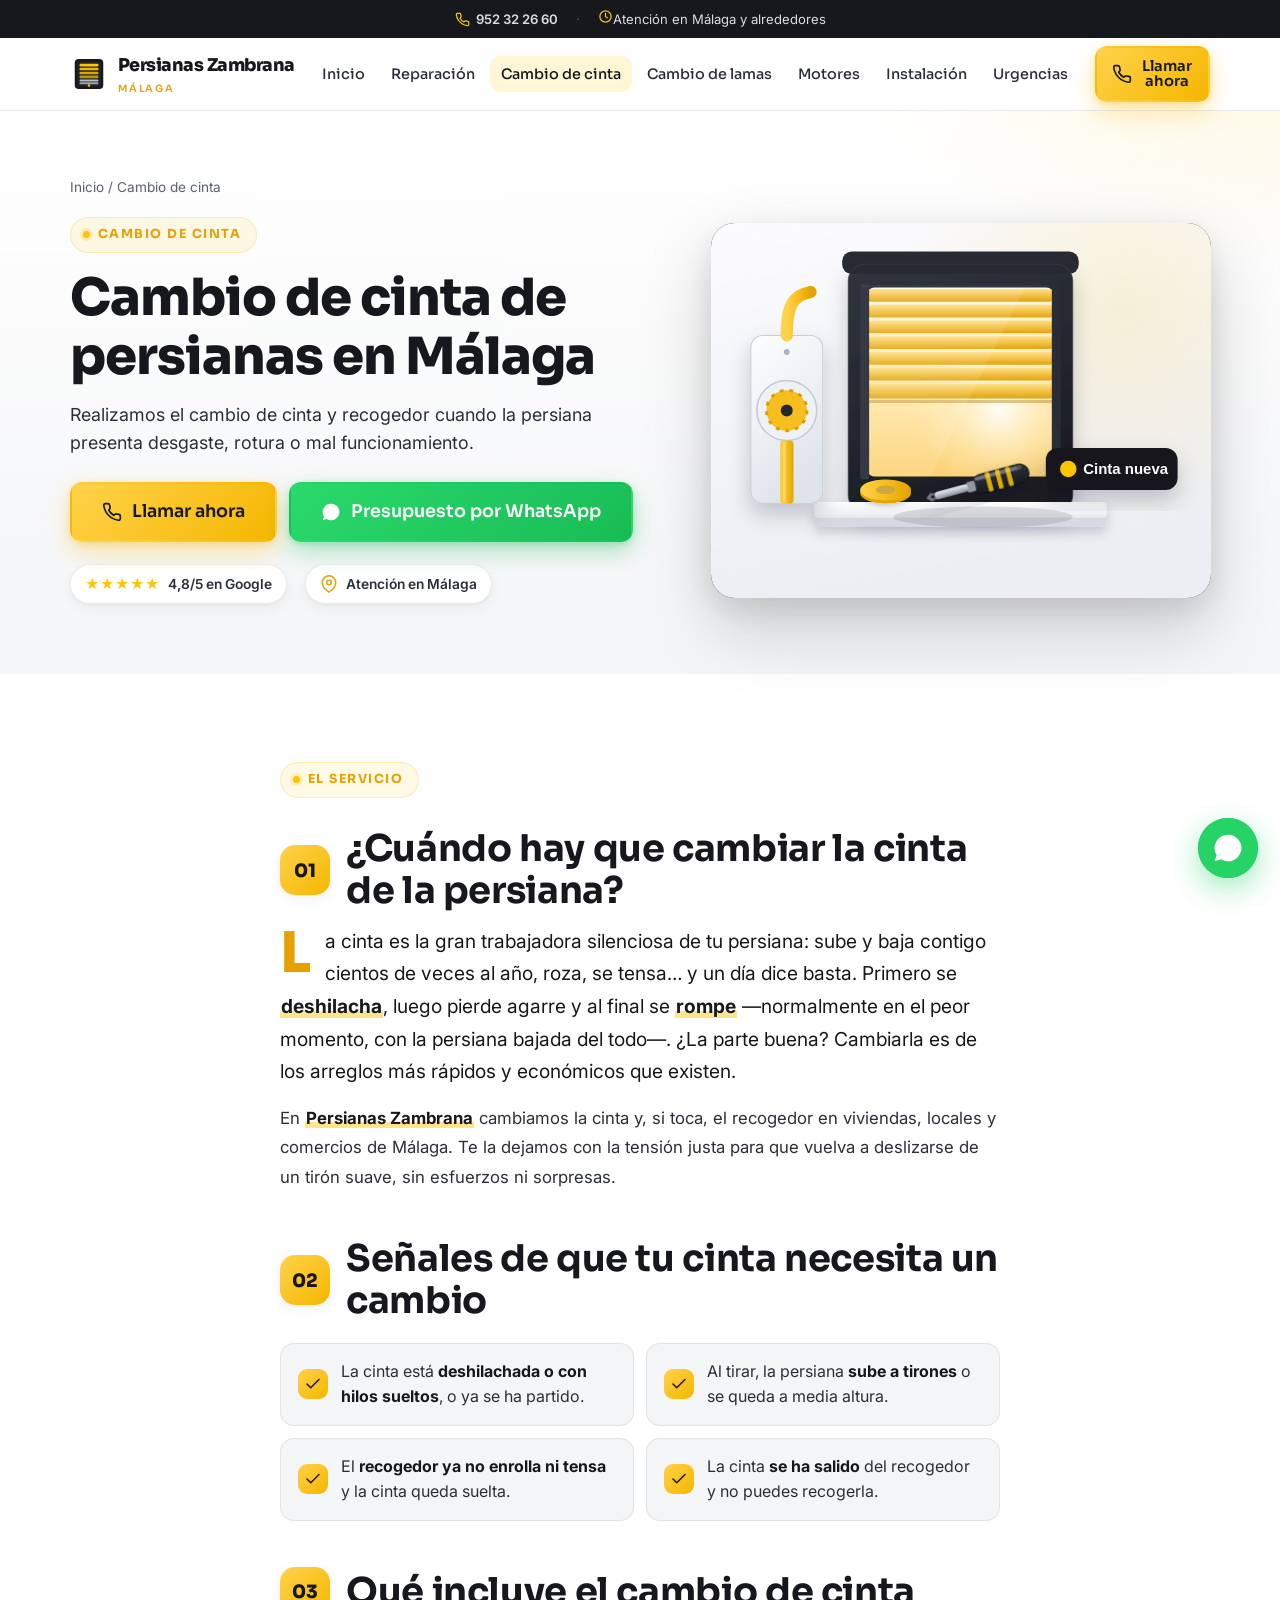
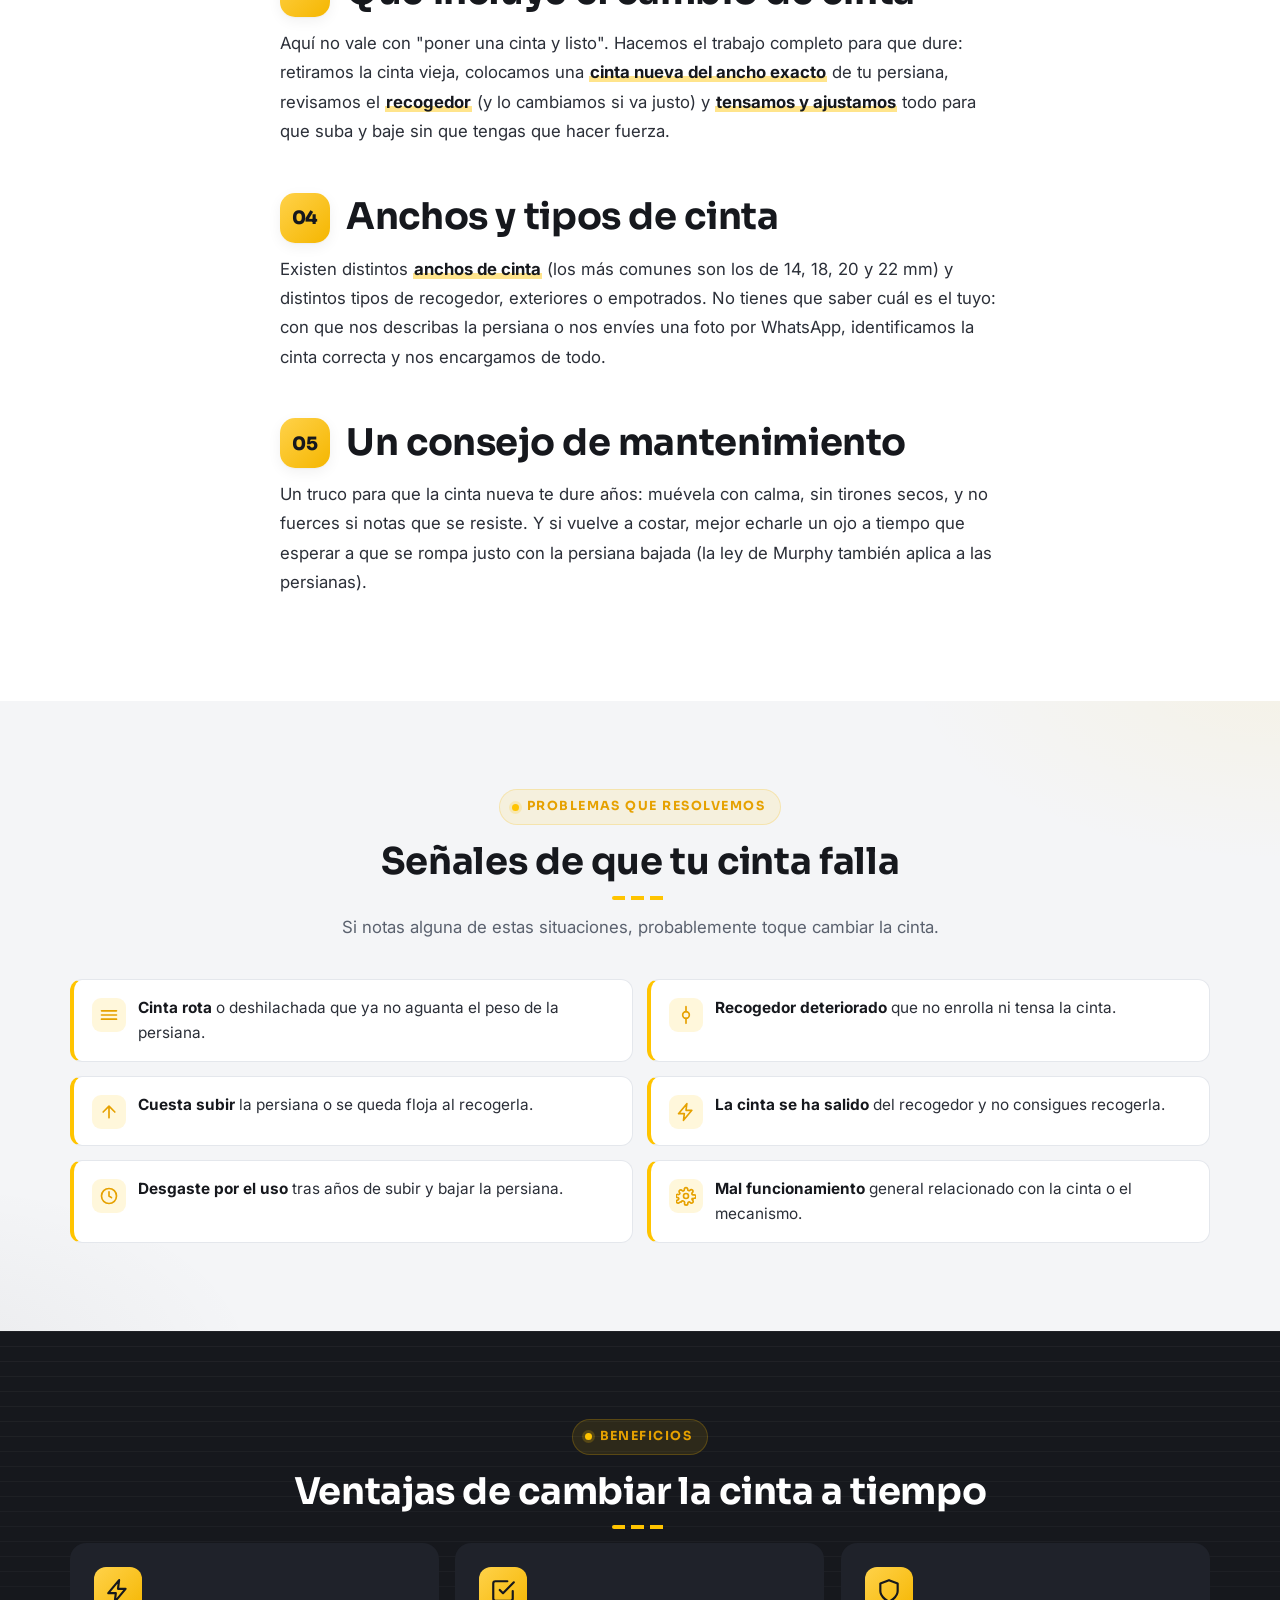
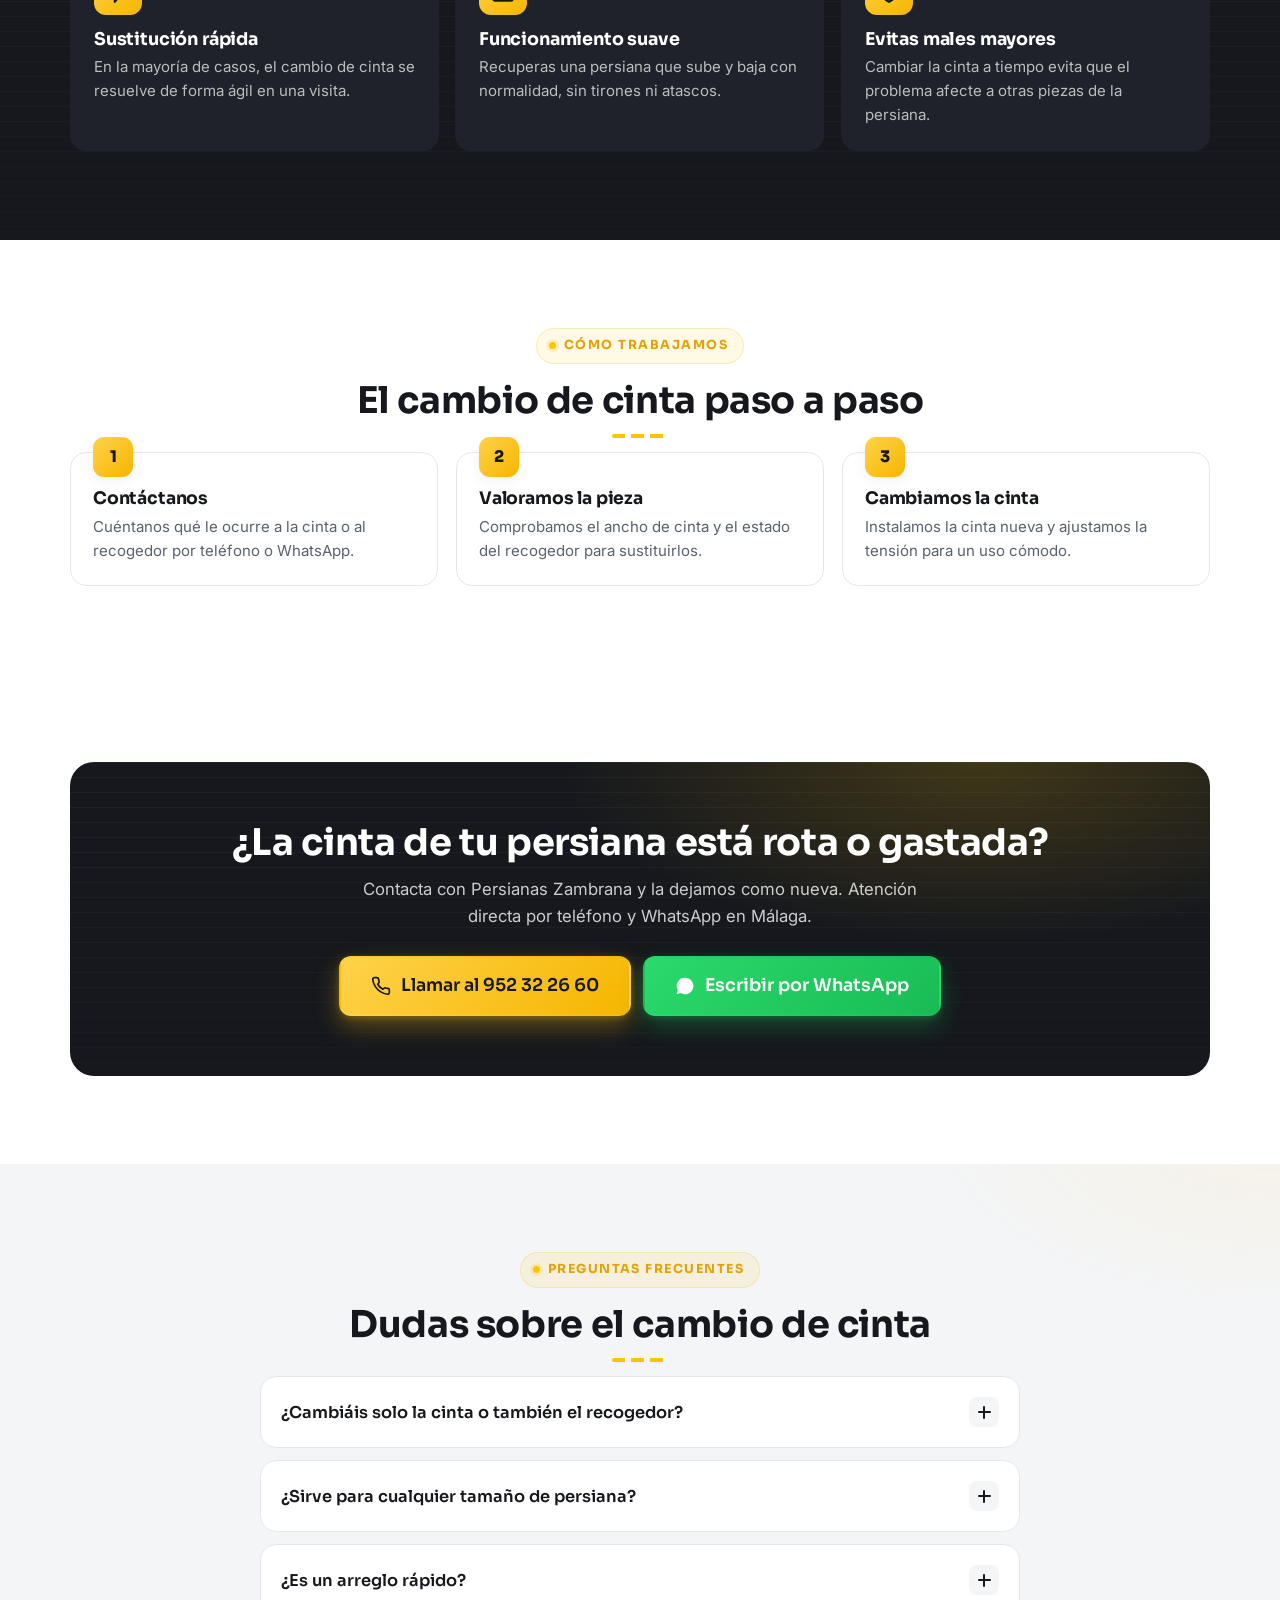
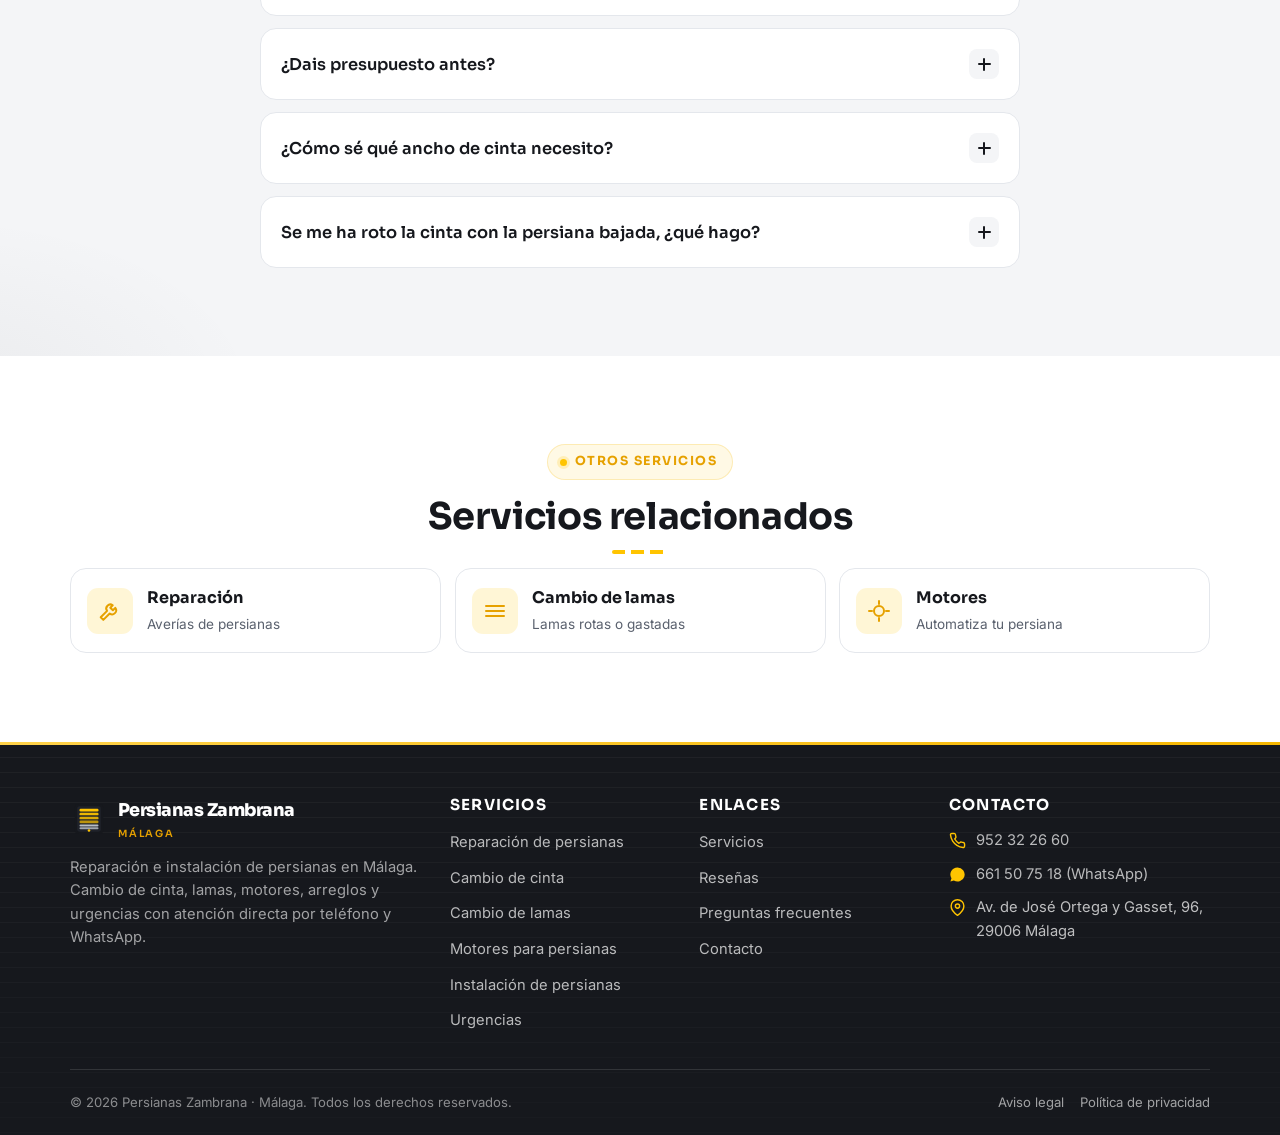
<file: cambio-cinta-persianas-malaga.html>
<!DOCTYPE html>
<html lang="es">
<head>
  <meta charset="UTF-8">
  <meta name="viewport" content="width=device-width, initial-scale=1.0">

  <!-- ============ SEO ============ -->
  <title>Cambio de cinta de persiana en Málaga | Persianas Zambrana</title>
  <meta name="description" content="Cambio de cinta y recogedor de persianas en Málaga. Sustitución rápida cuando la cinta está rota o desgastada. Llama o escribe por WhatsApp.">
  <meta name="keywords" content="cambio cinta persiana Málaga, recogedor persiana Málaga, cinta persiana rota Málaga, persianista Málaga">
  <link rel="canonical" href="./cambio-cinta-persianas-malaga.html">
  <meta name="theme-color" content="#16181D">
  <meta property="og:type" content="website">
  <meta property="og:title" content="Cambio de cinta de persiana en Málaga | Persianas Zambrana">
  <meta property="og:description" content="Cambio de cinta y recogedor de persianas en Málaga. Sustitución rápida cuando la cinta está rota o desgastada.">
  <meta property="og:image" content="assets/cambio-cinta.svg">
  <link rel="icon" type="image/svg+xml" href="assets/favicon.svg">
  <link rel="preconnect" href="https://fonts.googleapis.com">
  <link rel="preconnect" href="https://fonts.gstatic.com" crossorigin>
  <link href="https://fonts.googleapis.com/css2?family=Inter:wght@400;500;600&family=Sora:wght@500;600;700;800&display=swap" rel="stylesheet">
  <link rel="stylesheet" href="styles.css">
</head>
<body>

  <!-- TOPBAR -->
  <div class="topbar">
    <div class="contenedor">
      <a href="tel:952322660"><svg viewBox="0 0 24 24" fill="none" stroke="currentColor" stroke-width="2" stroke-linecap="round" stroke-linejoin="round"><path d="M22 16.9v3a2 2 0 0 1-2.2 2 19.8 19.8 0 0 1-8.6-3.1 19.5 19.5 0 0 1-6-6 19.8 19.8 0 0 1-3.1-8.7A2 2 0 0 1 4.1 2h3a2 2 0 0 1 2 1.7c.1.9.3 1.8.6 2.7a2 2 0 0 1-.5 2.1L8.1 9.9a16 16 0 0 0 6 6l1.4-1.1a2 2 0 0 1 2.1-.5c.9.3 1.8.5 2.7.6a2 2 0 0 1 1.7 2z"/></svg> 952 32 26 60</a>
      <span class="topbar-sep">·</span>
      <span class="topbar-horario"><svg viewBox="0 0 24 24" fill="none" stroke="currentColor" stroke-width="2" stroke-linecap="round" stroke-linejoin="round"><circle cx="12" cy="12" r="9"/><path d="M12 7v5l3 2"/></svg> Atención en Málaga y alrededores</span>
    </div>
  </div>

  <!-- HEADER -->
  <header class="site-header">
    <div class="contenedor">
      <nav class="nav" aria-label="Navegación principal">
        <a href="index.html" class="logo" aria-label="Persianas Zambrana - Inicio"><img src="assets/logo.svg" alt=""><span>Persianas Zambrana<small>Málaga</small></span></a>
        <ul class="nav-links" id="nav-links">
          <li><a href="index.html">Inicio</a></li>
          <li><a href="reparacion-persianas-malaga.html">Reparación</a></li>
          <li><a href="cambio-cinta-persianas-malaga.html" class="activo">Cambio de cinta</a></li>
          <li><a href="cambio-lamas-persianas-malaga.html">Cambio de lamas</a></li>
          <li><a href="motores-persianas-malaga.html">Motores</a></li>
          <li><a href="instalacion-persianas-malaga.html">Instalación</a></li>
          <li><a href="urgencias-persianas-malaga.html">Urgencias</a></li>
          <li class="nav-cta-movil">
            <a href="tel:952322660" class="btn btn-call">Llamar 952 32 26 60</a>
            <a href="https://wa.me/34661507518?text=Hola%2C%20he%20visto%20la%20web%20de%20Persianas%20Zambrana.%20Necesito%20presupuesto%20para%20cambiar%20la%20cinta%20de%20una%20persiana%20en%20M%C3%A1laga.%20%C2%BFPod%C3%A9is%20ayudarme%3F" class="btn btn-wa" target="_blank" rel="noopener">WhatsApp</a>
          </li>
        </ul>
        <div class="nav-acciones">
          <a href="tel:952322660" class="btn btn-call btn-call-header"><svg viewBox="0 0 24 24" fill="none" stroke="currentColor" stroke-width="2" stroke-linecap="round" stroke-linejoin="round"><path d="M22 16.9v3a2 2 0 0 1-2.2 2 19.8 19.8 0 0 1-8.6-3.1 19.5 19.5 0 0 1-6-6 19.8 19.8 0 0 1-3.1-8.7A2 2 0 0 1 4.1 2h3a2 2 0 0 1 2 1.7c.1.9.3 1.8.6 2.7a2 2 0 0 1-.5 2.1L8.1 9.9a16 16 0 0 0 6 6l1.4-1.1a2 2 0 0 1 2.1-.5c.9.3 1.8.5 2.7.6a2 2 0 0 1 1.7 2z"/></svg> <span class="txt">Llamar ahora</span></a>
          <button class="nav-toggle" id="nav-toggle" aria-label="Abrir menú" aria-controls="nav-links" aria-expanded="false"><span></span><span></span><span></span></button>
        </div>
      </nav>
    </div>
  </header>

  <main>
    <!-- HERO -->
    <section class="servicio-hero">
      <div class="contenedor">
        <nav class="breadcrumb" aria-label="Ruta de navegación"><a href="index.html">Inicio</a> <span>/</span> Cambio de cinta</nav>
        <div class="hero-grid" style="margin-top:18px">
          <div class="reveal">
            <span class="eyebrow">Cambio de cinta</span>
            <h1>Cambio de cinta de persianas en Málaga</h1>
            <p class="lead">Realizamos el cambio de cinta y recogedor cuando la persiana presenta desgaste, rotura o mal funcionamiento.</p>
            <div class="cta-grupo">
              <a href="tel:952322660" class="btn btn-call btn-grande"><svg viewBox="0 0 24 24" fill="none" stroke="currentColor" stroke-width="2" stroke-linecap="round" stroke-linejoin="round"><path d="M22 16.9v3a2 2 0 0 1-2.2 2 19.8 19.8 0 0 1-8.6-3.1 19.5 19.5 0 0 1-6-6 19.8 19.8 0 0 1-3.1-8.7A2 2 0 0 1 4.1 2h3a2 2 0 0 1 2 1.7c.1.9.3 1.8.6 2.7a2 2 0 0 1-.5 2.1L8.1 9.9a16 16 0 0 0 6 6l1.4-1.1a2 2 0 0 1 2.1-.5c.9.3 1.8.5 2.7.6a2 2 0 0 1 1.7 2z"/></svg> Llamar ahora</a>
              <a href="https://wa.me/34661507518?text=Hola%2C%20he%20visto%20la%20web%20de%20Persianas%20Zambrana.%20Necesito%20presupuesto%20para%20cambiar%20la%20cinta%20de%20una%20persiana%20en%20M%C3%A1laga.%20%C2%BFPod%C3%A9is%20ayudarme%3F" class="btn btn-wa btn-grande" target="_blank" rel="noopener"><svg viewBox="0 0 24 24" fill="currentColor"><path d="M17.5 14.4c-.3-.1-1.7-.8-1.9-.9-.3-.1-.5-.1-.7.1-.2.3-.7.9-.9 1.1-.2.2-.3.2-.6.1-.3-.1-1.2-.5-2.3-1.4-.9-.8-1.4-1.7-1.6-2-.2-.3 0-.5.1-.6.1-.1.3-.3.4-.5.1-.2.2-.3.3-.5.1-.2 0-.4 0-.5 0-.1-.7-1.6-.9-2.2-.2-.6-.5-.5-.7-.5h-.6c-.2 0-.5.1-.8.4-.3.3-1 1-1 2.5s1.1 2.9 1.2 3.1c.1.2 2.1 3.2 5.1 4.5.7.3 1.3.5 1.7.6.7.2 1.4.2 1.9.1.6-.1 1.7-.7 1.9-1.4.2-.7.2-1.2.2-1.4-.1-.1-.3-.2-.6-.3z"/><path d="M12 2a10 10 0 0 0-8.5 15.3L2 22l4.8-1.5A10 10 0 1 0 12 2z"/></svg> Presupuesto por WhatsApp</a>
            </div>
            <div class="mini-badges">
              <span class="badge"><span class="estrellas">★★★★★</span> 4,8/5 en Google</span>
              <span class="badge"><svg viewBox="0 0 24 24" fill="none" stroke="currentColor" stroke-width="2" stroke-linecap="round" stroke-linejoin="round"><path d="M21 10c0 7-9 13-9 13s-9-6-9-13a9 9 0 0 1 18 0z"/><circle cx="12" cy="10" r="3"/></svg> Atención en Málaga</span>
            </div>
          </div>
          <div class="hero-media reveal d1">
            <!-- Imagen IA relevante al servicio. Sustituir por foto real cuando esté disponible. -->
            <img src="assets/cambio-cinta.svg" alt="Detalle del cambio de cinta y recogedor de una persiana en Málaga" width="800" height="500">
          </div>
        </div>
      </div>
    </section>

    <!-- EXPLICACIÓN -->
    <section class="section">
      <div class="contenedor prosa reveal" style="margin-inline:auto">
        <span class="eyebrow">El servicio</span>
        <h2>¿Cuándo hay que cambiar la cinta de la persiana?</h2>
        <p>La cinta es la gran trabajadora silenciosa de tu persiana: sube y baja contigo cientos de veces al año, roza, se tensa… y un día dice basta. Primero se <b>deshilacha</b>, luego pierde agarre y al final se <b>rompe</b> —normalmente en el peor momento, con la persiana bajada del todo—. ¿La parte buena? Cambiarla es de los arreglos más rápidos y económicos que existen.</p>
        <p>En <b>Persianas Zambrana</b> cambiamos la cinta y, si toca, el recogedor en viviendas, locales y comercios de Málaga. Te la dejamos con la tensión justa para que vuelva a deslizarse de un tirón suave, sin esfuerzos ni sorpresas.</p>

        <h2>Señales de que tu cinta necesita un cambio</h2>
        <ul class="check">
          <li><svg viewBox="0 0 24 24" fill="none" stroke="currentColor" stroke-width="2" stroke-linecap="round" stroke-linejoin="round"><path d="M20 6 9 17l-5-5"/></svg> <span>La cinta está <b>deshilachada o con hilos sueltos</b>, o ya se ha partido.</span></li>
          <li><svg viewBox="0 0 24 24" fill="none" stroke="currentColor" stroke-width="2" stroke-linecap="round" stroke-linejoin="round"><path d="M20 6 9 17l-5-5"/></svg> <span>Al tirar, la persiana <b>sube a tirones</b> o se queda a media altura.</span></li>
          <li><svg viewBox="0 0 24 24" fill="none" stroke="currentColor" stroke-width="2" stroke-linecap="round" stroke-linejoin="round"><path d="M20 6 9 17l-5-5"/></svg> <span>El <b>recogedor ya no enrolla ni tensa</b> y la cinta queda suelta.</span></li>
          <li><svg viewBox="0 0 24 24" fill="none" stroke="currentColor" stroke-width="2" stroke-linecap="round" stroke-linejoin="round"><path d="M20 6 9 17l-5-5"/></svg> <span>La cinta <b>se ha salido</b> del recogedor y no puedes recogerla.</span></li>
        </ul>

        <h2>Qué incluye el cambio de cinta</h2>
        <p>Aquí no vale con "poner una cinta y listo". Hacemos el trabajo completo para que dure: retiramos la cinta vieja, colocamos una <b>cinta nueva del ancho exacto</b> de tu persiana, revisamos el <b>recogedor</b> (y lo cambiamos si va justo) y <b>tensamos y ajustamos</b> todo para que suba y baje sin que tengas que hacer fuerza.</p>

        <h2>Anchos y tipos de cinta</h2>
        <p>Existen distintos <b>anchos de cinta</b> (los más comunes son los de 14, 18, 20 y 22&nbsp;mm) y distintos tipos de recogedor, exteriores o empotrados. No tienes que saber cuál es el tuyo: con que nos describas la persiana o nos envíes una foto por WhatsApp, identificamos la cinta correcta y nos encargamos de todo.</p>

        <h2>Un consejo de mantenimiento</h2>
        <p>Un truco para que la cinta nueva te dure años: muévela con calma, sin tirones secos, y no fuerces si notas que se resiste. Y si vuelve a costar, mejor echarle un ojo a tiempo que esperar a que se rompa justo con la persiana bajada (la ley de Murphy también aplica a las persianas).</p>
      </div>
    </section>

    <!-- PROBLEMAS -->
    <section class="section section--gris">
      <div class="contenedor">
        <div class="text-center"><span class="eyebrow">Problemas que resolvemos</span><h2 class="seccion-titulo">Señales de que tu cinta falla</h2><p class="seccion-intro">Si notas alguna de estas situaciones, probablemente toque cambiar la cinta.</p></div>
        <div class="problemas-grid">
          <div class="problema reveal"><svg viewBox="0 0 24 24" fill="none" stroke="currentColor" stroke-width="2" stroke-linecap="round" stroke-linejoin="round"><path d="M3 7h18M3 12h18M3 17h18"/></svg><p><b>Cinta rota</b> o deshilachada que ya no aguanta el peso de la persiana.</p></div>
          <div class="problema reveal d1"><svg viewBox="0 0 24 24" fill="none" stroke="currentColor" stroke-width="2" stroke-linecap="round" stroke-linejoin="round"><path d="M12 2v6M12 16v6"/><circle cx="12" cy="12" r="4"/></svg><p><b>Recogedor deteriorado</b> que no enrolla ni tensa la cinta.</p></div>
          <div class="problema reveal d2"><svg viewBox="0 0 24 24" fill="none" stroke="currentColor" stroke-width="2" stroke-linecap="round" stroke-linejoin="round"><path d="M12 19V5M5 12l7-7 7 7"/></svg><p><b>Cuesta subir</b> la persiana o se queda floja al recogerla.</p></div>
          <div class="problema reveal"><svg viewBox="0 0 24 24" fill="none" stroke="currentColor" stroke-width="2" stroke-linecap="round" stroke-linejoin="round"><path d="m13 2-10 12h7l-1 8 10-12h-7l1-8z"/></svg><p><b>La cinta se ha salido</b> del recogedor y no consigues recogerla.</p></div>
          <div class="problema reveal d1"><svg viewBox="0 0 24 24" fill="none" stroke="currentColor" stroke-width="2" stroke-linecap="round" stroke-linejoin="round"><circle cx="12" cy="12" r="9"/><path d="M12 7v5l3 2"/></svg><p><b>Desgaste por el uso</b> tras años de subir y bajar la persiana.</p></div>
          <div class="problema reveal d2"><svg viewBox="0 0 24 24" fill="none" stroke="currentColor" stroke-width="2" stroke-linecap="round" stroke-linejoin="round"><circle cx="12" cy="12" r="3"/><path d="M19.4 15a1.6 1.6 0 0 0 .3 1.8l.1.1a2 2 0 1 1-2.8 2.8l-.1-.1a1.6 1.6 0 0 0-2.7 1.1V21a2 2 0 0 1-4 0v-.1A1.6 1.6 0 0 0 6 19.4a1.6 1.6 0 0 0-1.8.3l-.1.1a2 2 0 1 1-2.8-2.8l.1-.1A1.6 1.6 0 0 0 2.6 14H2a2 2 0 0 1 0-4h.1A1.6 1.6 0 0 0 4.6 8.4l-.1-.1a2 2 0 1 1 2.8-2.8l.1.1A1.6 1.6 0 0 0 10 4.6V4a2 2 0 0 1 4 0v.1a1.6 1.6 0 0 0 2.7 1.1l.1-.1a2 2 0 1 1 2.8 2.8l-.1.1a1.6 1.6 0 0 0 1.1 2.7H22a2 2 0 0 1 0 4h-.1a1.6 1.6 0 0 0-1.5 1z"/></svg><p><b>Mal funcionamiento</b> general relacionado con la cinta o el mecanismo.</p></div>
        </div>
      </div>
    </section>

    <!-- BENEFICIOS -->
    <section class="section section--oscura">
      <div class="contenedor">
        <div class="text-center"><span class="eyebrow">Beneficios</span><h2 class="seccion-titulo">Ventajas de cambiar la cinta a tiempo</h2></div>
        <div class="beneficios-grid">
          <div class="beneficio reveal"><span class="ico"><svg viewBox="0 0 24 24" fill="none" stroke="currentColor" stroke-width="2" stroke-linecap="round" stroke-linejoin="round"><path d="m13 2-10 12h7l-1 8 10-12h-7l1-8z"/></svg></span><h3>Sustitución rápida</h3><p>En la mayoría de casos, el cambio de cinta se resuelve de forma ágil en una visita.</p></div>
          <div class="beneficio reveal d1"><span class="ico"><svg viewBox="0 0 24 24" fill="none" stroke="currentColor" stroke-width="2" stroke-linecap="round" stroke-linejoin="round"><path d="M9 11l3 3L22 4"/><path d="M21 12v7a2 2 0 0 1-2 2H5a2 2 0 0 1-2-2V5a2 2 0 0 1 2-2h11"/></svg></span><h3>Funcionamiento suave</h3><p>Recuperas una persiana que sube y baja con normalidad, sin tirones ni atascos.</p></div>
          <div class="beneficio reveal d2"><span class="ico"><svg viewBox="0 0 24 24" fill="none" stroke="currentColor" stroke-width="2" stroke-linecap="round" stroke-linejoin="round"><path d="M12 22s8-4 8-10V5l-8-3-8 3v7c0 6 8 10 8 10z"/></svg></span><h3>Evitas males mayores</h3><p>Cambiar la cinta a tiempo evita que el problema afecte a otras piezas de la persiana.</p></div>
        </div>
      </div>
    </section>

    <!-- PROCESO -->
    <section class="section">
      <div class="contenedor">
        <div class="text-center"><span class="eyebrow">Cómo trabajamos</span><h2 class="seccion-titulo">El cambio de cinta paso a paso</h2></div>
        <div class="pasos">
          <div class="paso reveal"><h3>Contáctanos</h3><p>Cuéntanos qué le ocurre a la cinta o al recogedor por teléfono o WhatsApp.</p></div>
          <div class="paso reveal d1"><h3>Valoramos la pieza</h3><p>Comprobamos el ancho de cinta y el estado del recogedor para sustituirlos.</p></div>
          <div class="paso reveal d2"><h3>Cambiamos la cinta</h3><p>Instalamos la cinta nueva y ajustamos la tensión para un uso cómodo.</p></div>
        </div>
      </div>
    </section>

    <!-- CTA FUERTE -->
    <section class="section">
      <div class="contenedor">
        <div class="cta-fuerte reveal">
          <h2>¿La cinta de tu persiana está rota o gastada?</h2>
          <p>Contacta con Persianas Zambrana y la dejamos como nueva. Atención directa por teléfono y WhatsApp en Málaga.</p>
          <div class="cta-grupo">
            <a href="tel:952322660" class="btn btn-call btn-grande"><svg viewBox="0 0 24 24" fill="none" stroke="currentColor" stroke-width="2" stroke-linecap="round" stroke-linejoin="round"><path d="M22 16.9v3a2 2 0 0 1-2.2 2 19.8 19.8 0 0 1-8.6-3.1 19.5 19.5 0 0 1-6-6 19.8 19.8 0 0 1-3.1-8.7A2 2 0 0 1 4.1 2h3a2 2 0 0 1 2 1.7c.1.9.3 1.8.6 2.7a2 2 0 0 1-.5 2.1L8.1 9.9a16 16 0 0 0 6 6l1.4-1.1a2 2 0 0 1 2.1-.5c.9.3 1.8.5 2.7.6a2 2 0 0 1 1.7 2z"/></svg> Llamar al 952 32 26 60</a>
            <a href="https://wa.me/34661507518?text=Hola%2C%20he%20visto%20la%20web%20de%20Persianas%20Zambrana.%20Necesito%20presupuesto%20para%20cambiar%20la%20cinta%20de%20una%20persiana%20en%20M%C3%A1laga.%20%C2%BFPod%C3%A9is%20ayudarme%3F" class="btn btn-wa btn-grande" target="_blank" rel="noopener"><svg viewBox="0 0 24 24" fill="currentColor"><path d="M17.5 14.4c-.3-.1-1.7-.8-1.9-.9-.3-.1-.5-.1-.7.1-.2.3-.7.9-.9 1.1-.2.2-.3.2-.6.1-.3-.1-1.2-.5-2.3-1.4-.9-.8-1.4-1.7-1.6-2-.2-.3 0-.5.1-.6.1-.1.3-.3.4-.5.1-.2.2-.3.3-.5.1-.2 0-.4 0-.5 0-.1-.7-1.6-.9-2.2-.2-.6-.5-.5-.7-.5h-.6c-.2 0-.5.1-.8.4-.3.3-1 1-1 2.5s1.1 2.9 1.2 3.1c.1.2 2.1 3.2 5.1 4.5.7.3 1.3.5 1.7.6.7.2 1.4.2 1.9.1.6-.1 1.7-.7 1.9-1.4.2-.7.2-1.2.2-1.4-.1-.1-.3-.2-.6-.3z"/><path d="M12 2a10 10 0 0 0-8.5 15.3L2 22l4.8-1.5A10 10 0 1 0 12 2z"/></svg> Escribir por WhatsApp</a>
          </div>
        </div>
      </div>
    </section>

    <!-- FAQ -->
    <section class="section section--gris">
      <div class="contenedor">
        <div class="text-center"><span class="eyebrow">Preguntas frecuentes</span><h2 class="seccion-titulo">Dudas sobre el cambio de cinta</h2></div>
        <div class="faq-lista">
          <div class="faq-item"><button class="faq-pregunta">¿Cambiáis solo la cinta o también el recogedor? <span class="mas"></span></button><div class="faq-respuesta"><p>Depende del estado de cada pieza. A veces basta con la cinta y otras veces conviene cambiar también el recogedor si está desgastado. Lo valoramos en cada caso.</p></div></div>
          <div class="faq-item"><button class="faq-pregunta">¿Sirve para cualquier tamaño de persiana? <span class="mas"></span></button><div class="faq-respuesta"><p>Trabajamos con los anchos de cinta habituales en viviendas y locales. Si nos indicas el tipo de persiana, te confirmamos la solución.</p></div></div>
          <div class="faq-item"><button class="faq-pregunta">¿Es un arreglo rápido? <span class="mas"></span></button><div class="faq-respuesta"><p>En la mayoría de casos sí. El cambio de cinta suele resolverse de forma ágil, aunque depende de la accesibilidad y el estado del mecanismo.</p></div></div>
          <div class="faq-item"><button class="faq-pregunta">¿Dais presupuesto antes? <span class="mas"></span></button><div class="faq-respuesta"><p>Sí, valoramos el caso y te explicamos la solución propuesta antes de realizar el cambio.</p></div></div>
          <div class="faq-item"><button class="faq-pregunta">¿Cómo sé qué ancho de cinta necesito? <span class="mas"></span></button><div class="faq-respuesta"><p>No necesitas saberlo de antemano. Si nos envías una foto de la persiana y del recogedor por WhatsApp, o nos lo describes por teléfono, identificamos el ancho y el tipo de cinta correctos por ti.</p></div></div>
          <div class="faq-item"><button class="faq-pregunta">Se me ha roto la cinta con la persiana bajada, ¿qué hago? <span class="mas"></span></button><div class="faq-respuesta"><p>Es una situación habitual y tiene solución. No fuerces la persiana e intenta no manipular el recogedor. Contáctanos y valoramos cómo abrirla y dejar la cinta nueva colocada. Si te afecta a la seguridad o al uso diario, mira también nuestro servicio de <a href="urgencias-persianas-malaga.html">urgencias</a>.</p></div></div>
        </div>
      </div>
    </section>

    <!-- RELACIONADOS -->
    <section class="section">
      <div class="contenedor">
        <div class="text-center"><span class="eyebrow">Otros servicios</span><h2 class="seccion-titulo">Servicios relacionados</h2></div>
        <div class="relacionados-grid">
          <a class="relacionado reveal" href="reparacion-persianas-malaga.html"><span class="ico"><svg viewBox="0 0 24 24" fill="none" stroke="currentColor" stroke-width="2" stroke-linecap="round" stroke-linejoin="round"><path d="M14.7 6.3a4 4 0 0 0-5.6 5.6l-6.4 6.4 2.6 2.6 6.4-6.4a4 4 0 0 0 5.6-5.6l-2.4 2.4-2.6-2.6z"/></svg></span><div><b>Reparación</b><small>Averías de persianas</small></div><span class="flecha"><svg viewBox="0 0 24 24" fill="none" stroke="currentColor" stroke-width="2" stroke-linecap="round" stroke-linejoin="round"><path d="M5 12h14M13 6l6 6-6 6"/></svg></span></a>
          <a class="relacionado reveal d1" href="cambio-lamas-persianas-malaga.html"><span class="ico"><svg viewBox="0 0 24 24" fill="none" stroke="currentColor" stroke-width="2" stroke-linecap="round" stroke-linejoin="round"><path d="M3 7h18M3 12h18M3 17h18"/></svg></span><div><b>Cambio de lamas</b><small>Lamas rotas o gastadas</small></div><span class="flecha"><svg viewBox="0 0 24 24" fill="none" stroke="currentColor" stroke-width="2" stroke-linecap="round" stroke-linejoin="round"><path d="M5 12h14M13 6l6 6-6 6"/></svg></span></a>
          <a class="relacionado reveal d2" href="motores-persianas-malaga.html"><span class="ico"><svg viewBox="0 0 24 24" fill="none" stroke="currentColor" stroke-width="2" stroke-linecap="round" stroke-linejoin="round"><path d="M12 2v3M12 19v3M2 12h3M19 12h3"/><circle cx="12" cy="12" r="5"/></svg></span><div><b>Motores</b><small>Automatiza tu persiana</small></div><span class="flecha"><svg viewBox="0 0 24 24" fill="none" stroke="currentColor" stroke-width="2" stroke-linecap="round" stroke-linejoin="round"><path d="M5 12h14M13 6l6 6-6 6"/></svg></span></a>
        </div>
      </div>
    </section>
  </main>

  <!-- FOOTER -->
  <footer class="site-footer">
    <div class="contenedor">
      <div class="footer-grid">
        <div class="footer-col">
          <a href="index.html" class="logo"><img src="assets/logo.svg" alt=""><span>Persianas Zambrana<small>Málaga</small></span></a>
          <p>Reparación e instalación de persianas en Málaga. Cambio de cinta, lamas, motores, arreglos y urgencias con atención directa por teléfono y WhatsApp.</p>
        </div>
        <div class="footer-col"><h4>Servicios</h4><ul>
          <li><a href="reparacion-persianas-malaga.html">Reparación de persianas</a></li>
          <li><a href="cambio-cinta-persianas-malaga.html">Cambio de cinta</a></li>
          <li><a href="cambio-lamas-persianas-malaga.html">Cambio de lamas</a></li>
          <li><a href="motores-persianas-malaga.html">Motores para persianas</a></li>
          <li><a href="instalacion-persianas-malaga.html">Instalación de persianas</a></li>
          <li><a href="urgencias-persianas-malaga.html">Urgencias</a></li>
        </ul></div>
        <div class="footer-col"><h4>Enlaces</h4><ul>
          <li><a href="index.html#servicios">Servicios</a></li>
          <li><a href="index.html#resenas">Reseñas</a></li>
          <li><a href="index.html#faq">Preguntas frecuentes</a></li>
          <li><a href="index.html#contacto">Contacto</a></li>
        </ul></div>
        <div class="footer-col"><h4>Contacto</h4><ul class="footer-contacto">
          <li><svg viewBox="0 0 24 24" fill="none" stroke="currentColor" stroke-width="2" stroke-linecap="round" stroke-linejoin="round"><path d="M22 16.9v3a2 2 0 0 1-2.2 2 19.8 19.8 0 0 1-8.6-3.1 19.5 19.5 0 0 1-6-6 19.8 19.8 0 0 1-3.1-8.7A2 2 0 0 1 4.1 2h3a2 2 0 0 1 2 1.7c.1.9.3 1.8.6 2.7a2 2 0 0 1-.5 2.1L8.1 9.9a16 16 0 0 0 6 6l1.4-1.1a2 2 0 0 1 2.1-.5c.9.3 1.8.5 2.7.6a2 2 0 0 1 1.7 2z"/></svg> <a href="tel:952322660">952 32 26 60</a></li>
          <li><svg viewBox="0 0 24 24" fill="currentColor"><path d="M12 2a10 10 0 0 0-8.5 15.3L2 22l4.8-1.5A10 10 0 1 0 12 2z"/></svg> <a href="https://wa.me/34661507518" target="_blank" rel="noopener">661 50 75 18 (WhatsApp)</a></li>
          <li><svg viewBox="0 0 24 24" fill="none" stroke="currentColor" stroke-width="2" stroke-linecap="round" stroke-linejoin="round"><path d="M21 10c0 7-9 13-9 13s-9-6-9-13a9 9 0 0 1 18 0z"/><circle cx="12" cy="10" r="3"/></svg> Av. de José Ortega y Gasset, 96, 29006 Málaga</li>
        </ul></div>
      </div>
      <div class="footer-bottom">
        <span>© <span data-anio>2026</span> Persianas Zambrana · Málaga. Todos los derechos reservados.</span>
        <span class="legal"><a href="aviso-legal.html">Aviso legal</a><a href="politica-privacidad.html">Política de privacidad</a></span>
      </div>
    </div>
  </footer>

  <!-- CTA FLOTANTE -->
  <div class="cta-flotante">
    <a href="tel:952322660" class="fl-call"><svg viewBox="0 0 24 24" fill="none" stroke="currentColor" stroke-width="2" stroke-linecap="round" stroke-linejoin="round"><path d="M22 16.9v3a2 2 0 0 1-2.2 2 19.8 19.8 0 0 1-8.6-3.1 19.5 19.5 0 0 1-6-6 19.8 19.8 0 0 1-3.1-8.7A2 2 0 0 1 4.1 2h3a2 2 0 0 1 2 1.7c.1.9.3 1.8.6 2.7a2 2 0 0 1-.5 2.1L8.1 9.9a16 16 0 0 0 6 6l1.4-1.1a2 2 0 0 1 2.1-.5c.9.3 1.8.5 2.7.6a2 2 0 0 1 1.7 2z"/></svg> Llamar</a>
    <a href="https://wa.me/34661507518?text=Hola%2C%20he%20visto%20la%20web%20de%20Persianas%20Zambrana.%20Necesito%20presupuesto%20para%20cambiar%20la%20cinta%20de%20una%20persiana%20en%20M%C3%A1laga.%20%C2%BFPod%C3%A9is%20ayudarme%3F" class="fl-wa" target="_blank" rel="noopener"><svg viewBox="0 0 24 24" fill="currentColor"><path d="M17.5 14.4c-.3-.1-1.7-.8-1.9-.9-.3-.1-.5-.1-.7.1-.2.3-.7.9-.9 1.1-.2.2-.3.2-.6.1-.3-.1-1.2-.5-2.3-1.4-.9-.8-1.4-1.7-1.6-2-.2-.3 0-.5.1-.6.1-.1.3-.3.4-.5.1-.2.2-.3.3-.5.1-.2 0-.4 0-.5 0-.1-.7-1.6-.9-2.2-.2-.6-.5-.5-.7-.5h-.6c-.2 0-.5.1-.8.4-.3.3-1 1-1 2.5s1.1 2.9 1.2 3.1c.1.2 2.1 3.2 5.1 4.5.7.3 1.3.5 1.7.6.7.2 1.4.2 1.9.1.6-.1 1.7-.7 1.9-1.4.2-.7.2-1.2.2-1.4-.1-.1-.3-.2-.6-.3z"/><path d="M12 2a10 10 0 0 0-8.5 15.3L2 22l4.8-1.5A10 10 0 1 0 12 2z"/></svg> WhatsApp</a>
  </div>
  <a href="https://wa.me/34661507518?text=Hola%2C%20he%20visto%20la%20web%20de%20Persianas%20Zambrana.%20Necesito%20presupuesto%20para%20cambiar%20la%20cinta%20de%20una%20persiana%20en%20M%C3%A1laga.%20%C2%BFPod%C3%A9is%20ayudarme%3F" class="wa-burbuja" target="_blank" rel="noopener" aria-label="Contactar por WhatsApp"><svg viewBox="0 0 24 24" fill="currentColor"><path d="M17.5 14.4c-.3-.1-1.7-.8-1.9-.9-.3-.1-.5-.1-.7.1-.2.3-.7.9-.9 1.1-.2.2-.3.2-.6.1-.3-.1-1.2-.5-2.3-1.4-.9-.8-1.4-1.7-1.6-2-.2-.3 0-.5.1-.6.1-.1.3-.3.4-.5.1-.2.2-.3.3-.5.1-.2 0-.4 0-.5 0-.1-.7-1.6-.9-2.2-.2-.6-.5-.5-.7-.5h-.6c-.2 0-.5.1-.8.4-.3.3-1 1-1 2.5s1.1 2.9 1.2 3.1c.1.2 2.1 3.2 5.1 4.5.7.3 1.3.5 1.7.6.7.2 1.4.2 1.9.1.6-.1 1.7-.7 1.9-1.4.2-.7.2-1.2.2-1.4-.1-.1-.3-.2-.6-.3z"/><path d="M12 2a10 10 0 0 0-8.5 15.3L2 22l4.8-1.5A10 10 0 1 0 12 2z"/></svg></a>

  <script src="script.js"></script>
</body>
</html>
</file>
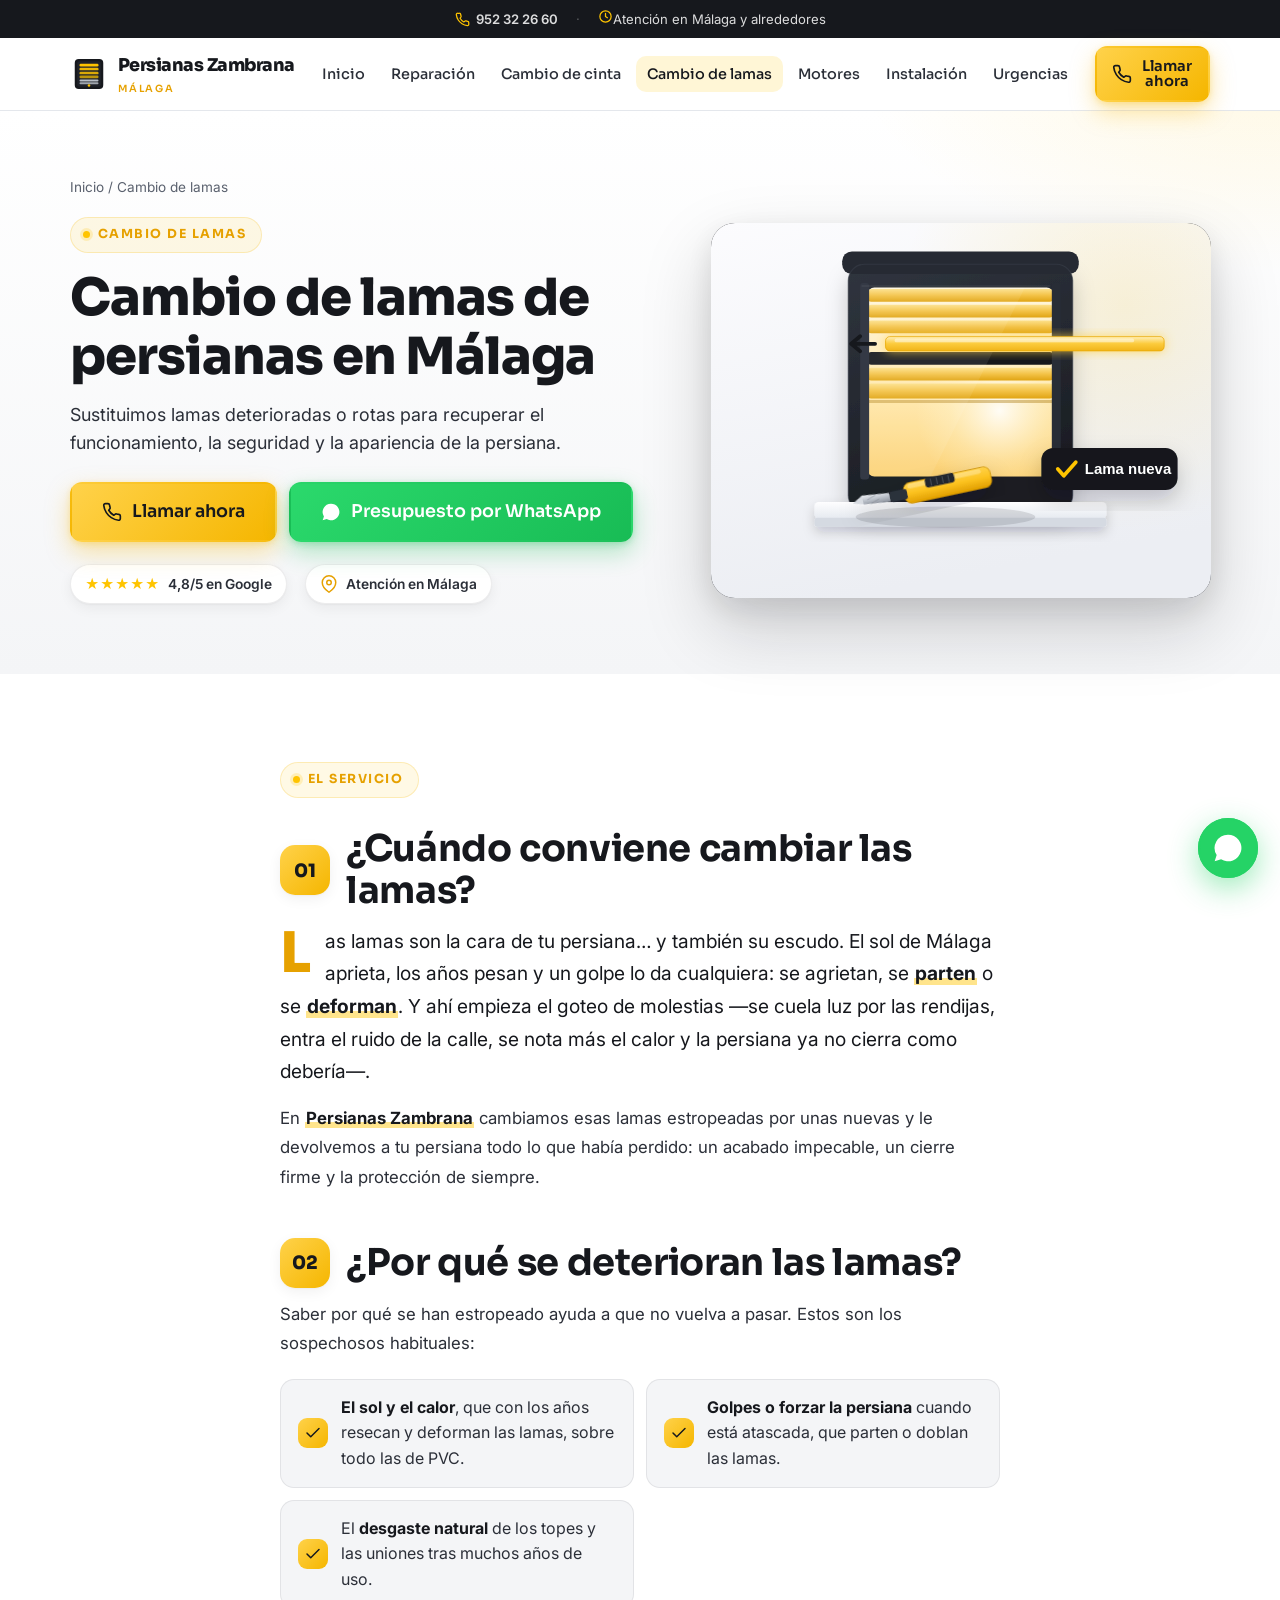
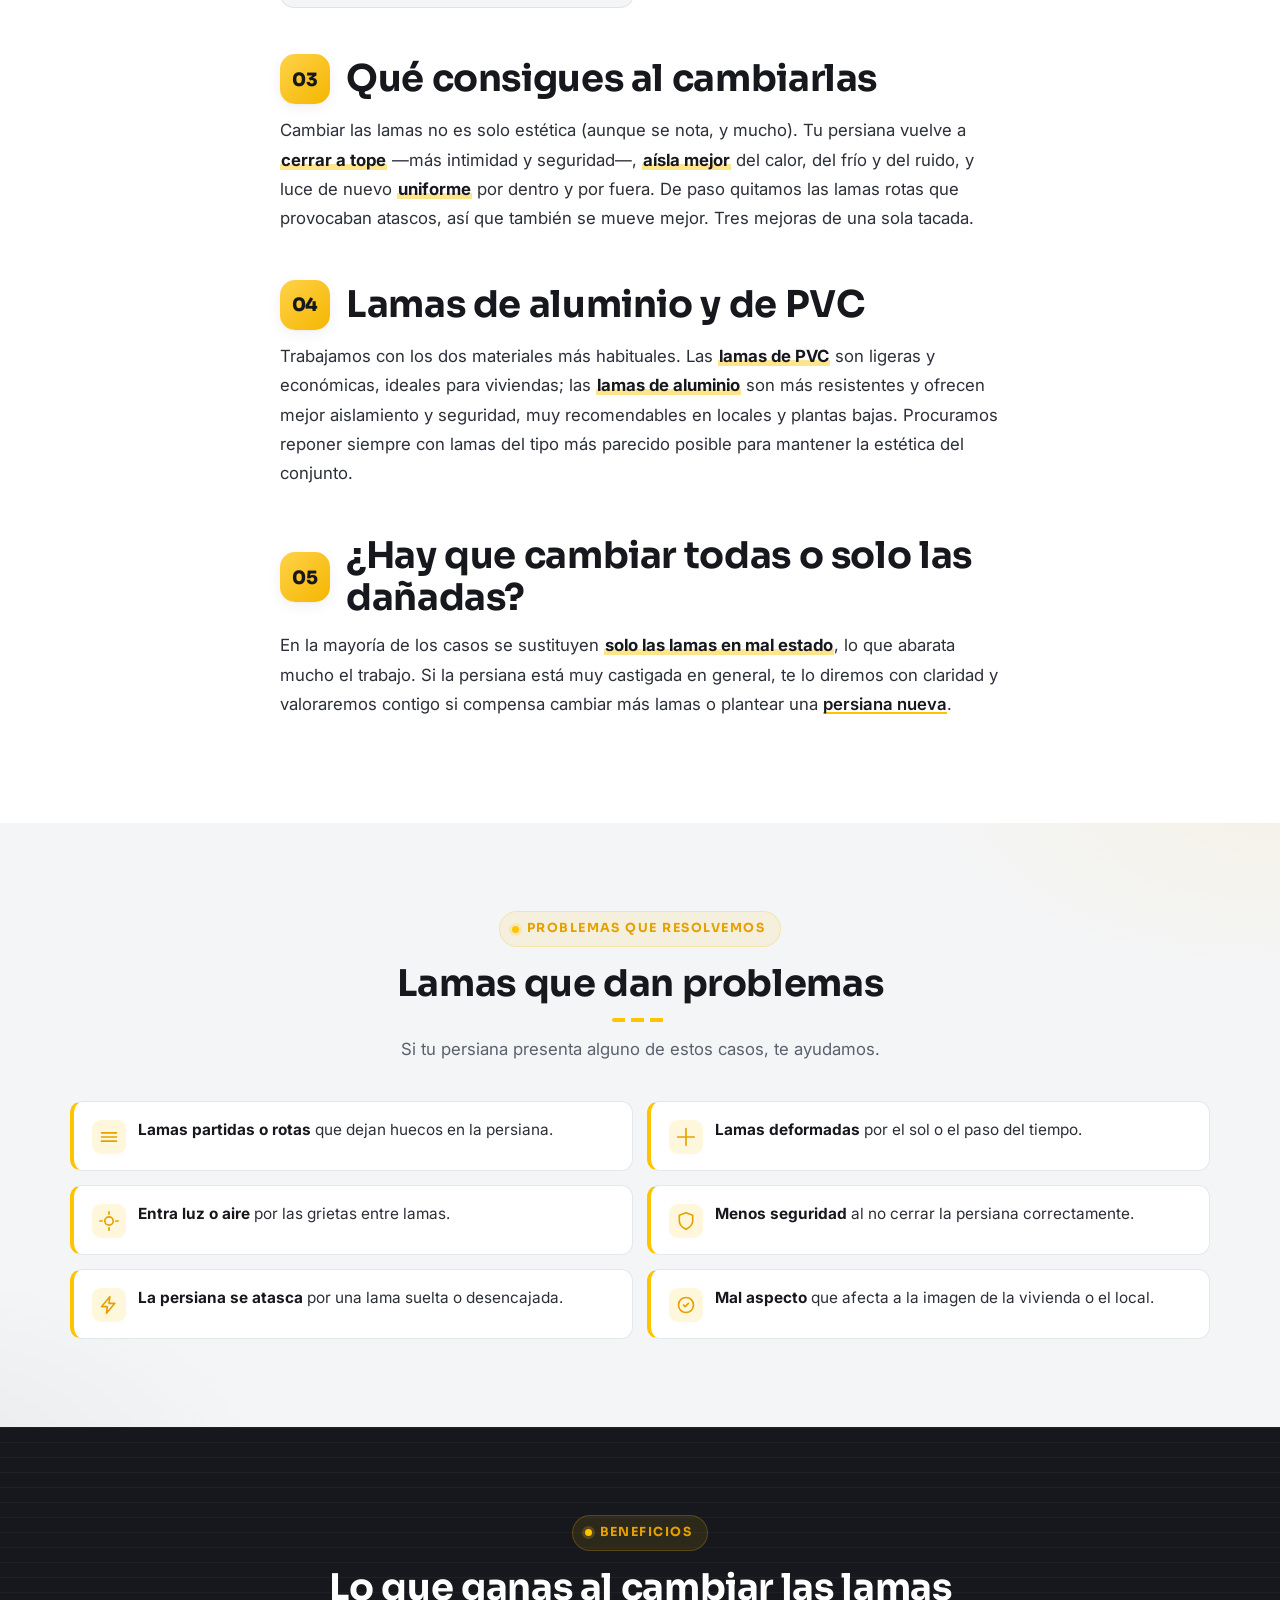
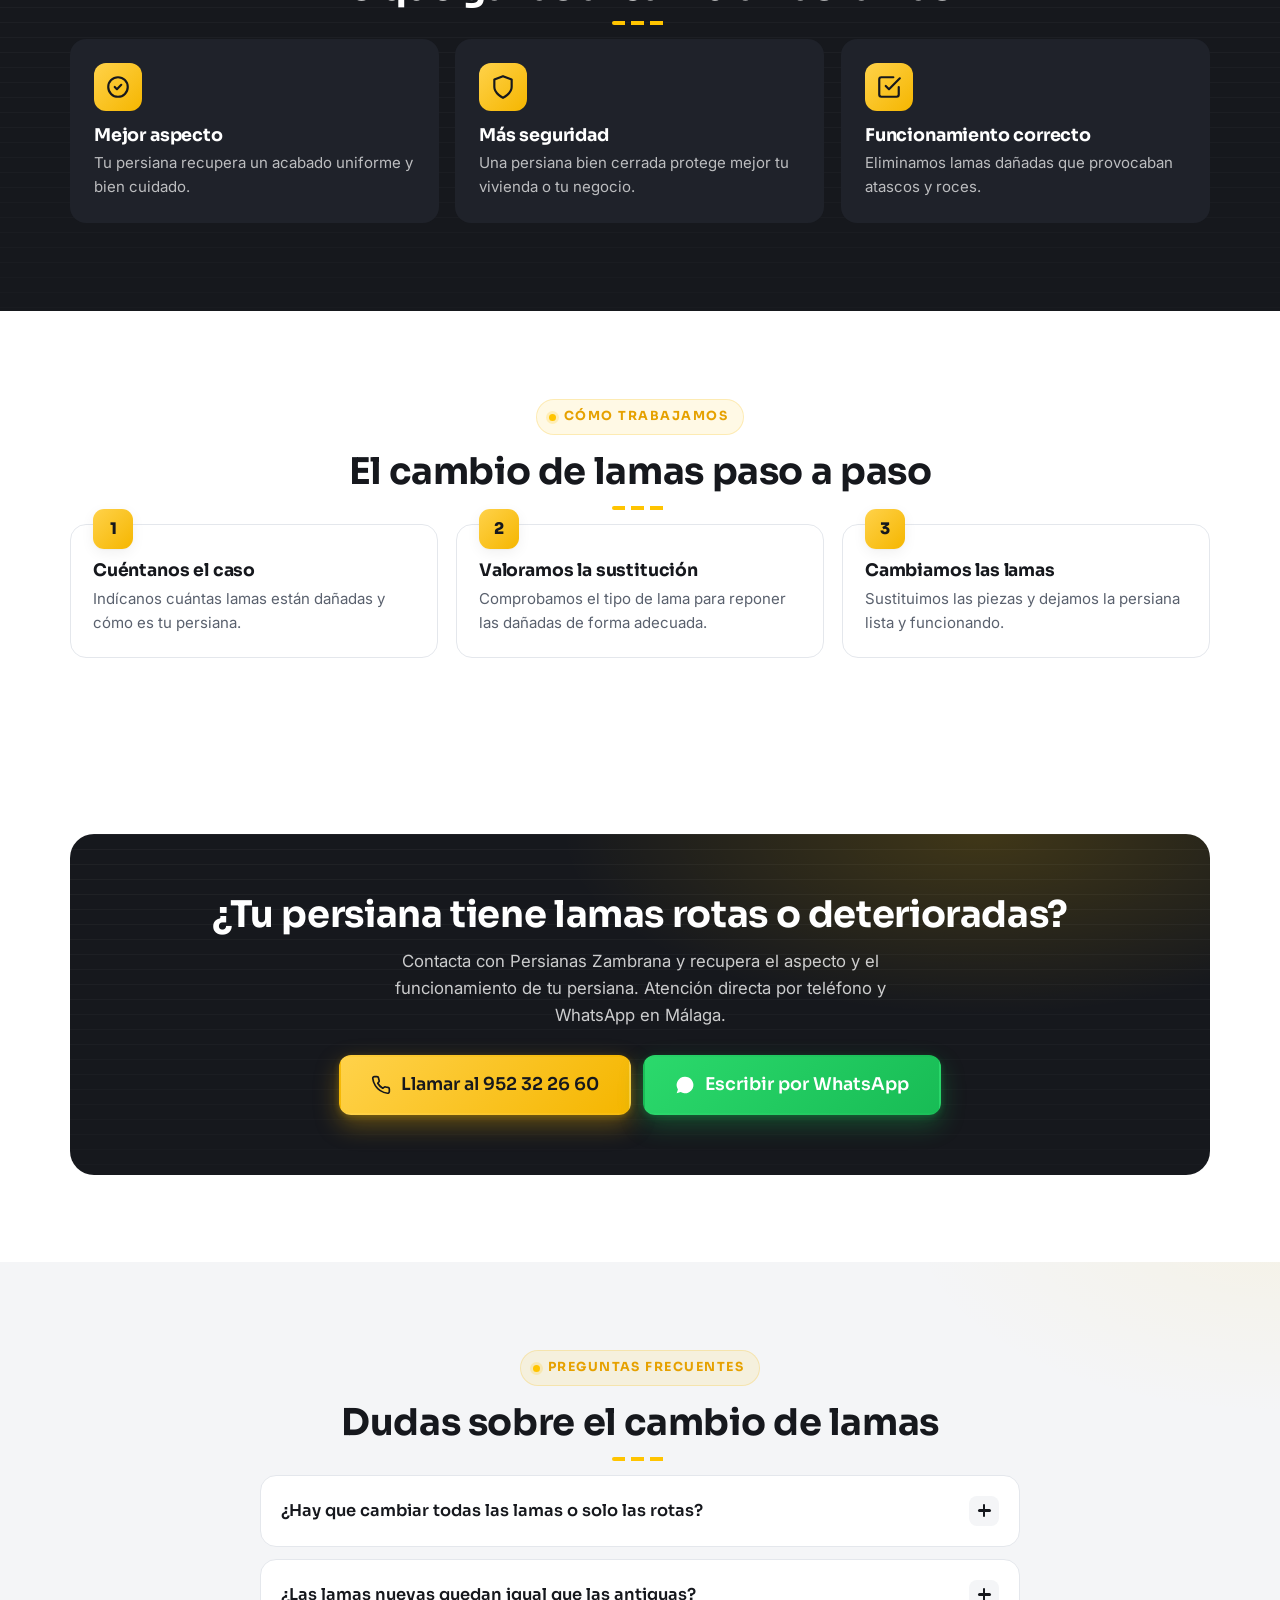
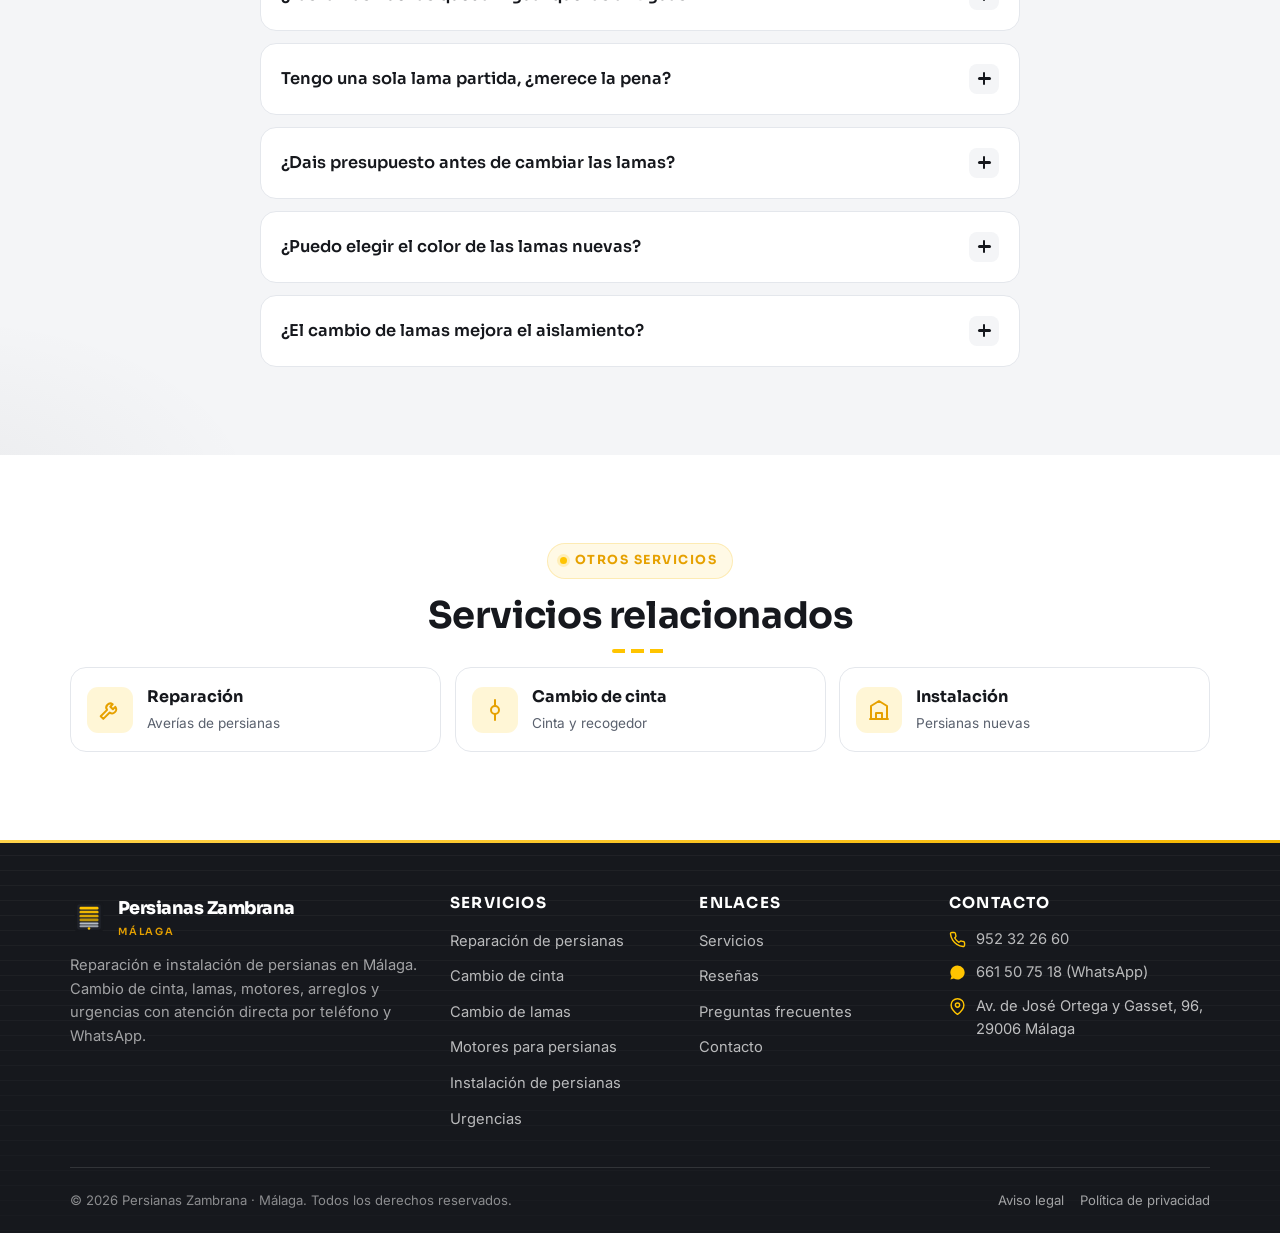
<file: cambio-lamas-persianas-malaga.html>
<!DOCTYPE html>
<html lang="es">
<head>
  <meta charset="UTF-8">
  <meta name="viewport" content="width=device-width, initial-scale=1.0">

  <!-- ============ SEO ============ -->
  <title>Cambio de lamas de persiana en Málaga | Persianas Zambrana</title>
  <meta name="description" content="Sustitución de lamas partidas o deterioradas de persianas en Málaga. Recupera funcionamiento, seguridad y estética. Llama o pide presupuesto.">
  <meta name="keywords" content="cambio de lamas persiana Málaga, lamas rotas persiana Málaga, sustitución lamas Málaga, persianista Málaga">
  <link rel="canonical" href="./cambio-lamas-persianas-malaga.html">
  <meta name="theme-color" content="#16181D">
  <meta property="og:type" content="website">
  <meta property="og:title" content="Cambio de lamas de persiana en Málaga | Persianas Zambrana">
  <meta property="og:description" content="Sustitución de lamas partidas o deterioradas de persianas en Málaga. Recupera funcionamiento, seguridad y estética.">
  <meta property="og:image" content="assets/cambio-lamas.svg">
  <link rel="icon" type="image/svg+xml" href="assets/favicon.svg">
  <link rel="preconnect" href="https://fonts.googleapis.com">
  <link rel="preconnect" href="https://fonts.gstatic.com" crossorigin>
  <link href="https://fonts.googleapis.com/css2?family=Inter:wght@400;500;600&family=Sora:wght@500;600;700;800&display=swap" rel="stylesheet">
  <link rel="stylesheet" href="styles.css">
</head>
<body>

  <!-- TOPBAR -->
  <div class="topbar">
    <div class="contenedor">
      <a href="tel:952322660"><svg viewBox="0 0 24 24" fill="none" stroke="currentColor" stroke-width="2" stroke-linecap="round" stroke-linejoin="round"><path d="M22 16.9v3a2 2 0 0 1-2.2 2 19.8 19.8 0 0 1-8.6-3.1 19.5 19.5 0 0 1-6-6 19.8 19.8 0 0 1-3.1-8.7A2 2 0 0 1 4.1 2h3a2 2 0 0 1 2 1.7c.1.9.3 1.8.6 2.7a2 2 0 0 1-.5 2.1L8.1 9.9a16 16 0 0 0 6 6l1.4-1.1a2 2 0 0 1 2.1-.5c.9.3 1.8.5 2.7.6a2 2 0 0 1 1.7 2z"/></svg> 952 32 26 60</a>
      <span class="topbar-sep">·</span>
      <span class="topbar-horario"><svg viewBox="0 0 24 24" fill="none" stroke="currentColor" stroke-width="2" stroke-linecap="round" stroke-linejoin="round"><circle cx="12" cy="12" r="9"/><path d="M12 7v5l3 2"/></svg> Atención en Málaga y alrededores</span>
    </div>
  </div>

  <!-- HEADER -->
  <header class="site-header">
    <div class="contenedor">
      <nav class="nav" aria-label="Navegación principal">
        <a href="index.html" class="logo" aria-label="Persianas Zambrana - Inicio"><img src="assets/logo.svg" alt=""><span>Persianas Zambrana<small>Málaga</small></span></a>
        <ul class="nav-links" id="nav-links">
          <li><a href="index.html">Inicio</a></li>
          <li><a href="reparacion-persianas-malaga.html">Reparación</a></li>
          <li><a href="cambio-cinta-persianas-malaga.html">Cambio de cinta</a></li>
          <li><a href="cambio-lamas-persianas-malaga.html" class="activo">Cambio de lamas</a></li>
          <li><a href="motores-persianas-malaga.html">Motores</a></li>
          <li><a href="instalacion-persianas-malaga.html">Instalación</a></li>
          <li><a href="urgencias-persianas-malaga.html">Urgencias</a></li>
          <li class="nav-cta-movil">
            <a href="tel:952322660" class="btn btn-call">Llamar 952 32 26 60</a>
            <a href="https://wa.me/34661507518?text=Hola%2C%20he%20visto%20la%20web%20de%20Persianas%20Zambrana.%20Necesito%20presupuesto%20para%20cambiar%20las%20lamas%20de%20una%20persiana%20en%20M%C3%A1laga.%20%C2%BFPod%C3%A9is%20ayudarme%3F" class="btn btn-wa" target="_blank" rel="noopener">WhatsApp</a>
          </li>
        </ul>
        <div class="nav-acciones">
          <a href="tel:952322660" class="btn btn-call btn-call-header"><svg viewBox="0 0 24 24" fill="none" stroke="currentColor" stroke-width="2" stroke-linecap="round" stroke-linejoin="round"><path d="M22 16.9v3a2 2 0 0 1-2.2 2 19.8 19.8 0 0 1-8.6-3.1 19.5 19.5 0 0 1-6-6 19.8 19.8 0 0 1-3.1-8.7A2 2 0 0 1 4.1 2h3a2 2 0 0 1 2 1.7c.1.9.3 1.8.6 2.7a2 2 0 0 1-.5 2.1L8.1 9.9a16 16 0 0 0 6 6l1.4-1.1a2 2 0 0 1 2.1-.5c.9.3 1.8.5 2.7.6a2 2 0 0 1 1.7 2z"/></svg> <span class="txt">Llamar ahora</span></a>
          <button class="nav-toggle" id="nav-toggle" aria-label="Abrir menú" aria-controls="nav-links" aria-expanded="false"><span></span><span></span><span></span></button>
        </div>
      </nav>
    </div>
  </header>

  <main>
    <!-- HERO -->
    <section class="servicio-hero">
      <div class="contenedor">
        <nav class="breadcrumb" aria-label="Ruta de navegación"><a href="index.html">Inicio</a> <span>/</span> Cambio de lamas</nav>
        <div class="hero-grid" style="margin-top:18px">
          <div class="reveal">
            <span class="eyebrow">Cambio de lamas</span>
            <h1>Cambio de lamas de persianas en Málaga</h1>
            <p class="lead">Sustituimos lamas deterioradas o rotas para recuperar el funcionamiento, la seguridad y la apariencia de la persiana.</p>
            <div class="cta-grupo">
              <a href="tel:952322660" class="btn btn-call btn-grande"><svg viewBox="0 0 24 24" fill="none" stroke="currentColor" stroke-width="2" stroke-linecap="round" stroke-linejoin="round"><path d="M22 16.9v3a2 2 0 0 1-2.2 2 19.8 19.8 0 0 1-8.6-3.1 19.5 19.5 0 0 1-6-6 19.8 19.8 0 0 1-3.1-8.7A2 2 0 0 1 4.1 2h3a2 2 0 0 1 2 1.7c.1.9.3 1.8.6 2.7a2 2 0 0 1-.5 2.1L8.1 9.9a16 16 0 0 0 6 6l1.4-1.1a2 2 0 0 1 2.1-.5c.9.3 1.8.5 2.7.6a2 2 0 0 1 1.7 2z"/></svg> Llamar ahora</a>
              <a href="https://wa.me/34661507518?text=Hola%2C%20he%20visto%20la%20web%20de%20Persianas%20Zambrana.%20Necesito%20presupuesto%20para%20cambiar%20las%20lamas%20de%20una%20persiana%20en%20M%C3%A1laga.%20%C2%BFPod%C3%A9is%20ayudarme%3F" class="btn btn-wa btn-grande" target="_blank" rel="noopener"><svg viewBox="0 0 24 24" fill="currentColor"><path d="M17.5 14.4c-.3-.1-1.7-.8-1.9-.9-.3-.1-.5-.1-.7.1-.2.3-.7.9-.9 1.1-.2.2-.3.2-.6.1-.3-.1-1.2-.5-2.3-1.4-.9-.8-1.4-1.7-1.6-2-.2-.3 0-.5.1-.6.1-.1.3-.3.4-.5.1-.2.2-.3.3-.5.1-.2 0-.4 0-.5 0-.1-.7-1.6-.9-2.2-.2-.6-.5-.5-.7-.5h-.6c-.2 0-.5.1-.8.4-.3.3-1 1-1 2.5s1.1 2.9 1.2 3.1c.1.2 2.1 3.2 5.1 4.5.7.3 1.3.5 1.7.6.7.2 1.4.2 1.9.1.6-.1 1.7-.7 1.9-1.4.2-.7.2-1.2.2-1.4-.1-.1-.3-.2-.6-.3z"/><path d="M12 2a10 10 0 0 0-8.5 15.3L2 22l4.8-1.5A10 10 0 1 0 12 2z"/></svg> Presupuesto por WhatsApp</a>
            </div>
            <div class="mini-badges">
              <span class="badge"><span class="estrellas">★★★★★</span> 4,8/5 en Google</span>
              <span class="badge"><svg viewBox="0 0 24 24" fill="none" stroke="currentColor" stroke-width="2" stroke-linecap="round" stroke-linejoin="round"><path d="M21 10c0 7-9 13-9 13s-9-6-9-13a9 9 0 0 1 18 0z"/><circle cx="12" cy="10" r="3"/></svg> Atención en Málaga</span>
            </div>
          </div>
          <div class="hero-media reveal d1">
            <!-- Imagen IA relevante al servicio. Sustituir por foto real cuando esté disponible. -->
            <img src="assets/cambio-lamas.svg" alt="Sustitución de lamas rotas de una persiana por lamas nuevas en Málaga" width="800" height="500">
          </div>
        </div>
      </div>
    </section>

    <!-- EXPLICACIÓN -->
    <section class="section">
      <div class="contenedor prosa reveal" style="margin-inline:auto">
        <span class="eyebrow">El servicio</span>
        <h2>¿Cuándo conviene cambiar las lamas?</h2>
        <p>Las lamas son la cara de tu persiana… y también su escudo. El sol de Málaga aprieta, los años pesan y un golpe lo da cualquiera: se agrietan, se <b>parten</b> o se <b>deforman</b>. Y ahí empieza el goteo de molestias —se cuela luz por las rendijas, entra el ruido de la calle, se nota más el calor y la persiana ya no cierra como debería—.</p>
        <p>En <b>Persianas Zambrana</b> cambiamos esas lamas estropeadas por unas nuevas y le devolvemos a tu persiana todo lo que había perdido: un acabado impecable, un cierre firme y la protección de siempre.</p>

        <h2>¿Por qué se deterioran las lamas?</h2>
        <p>Saber por qué se han estropeado ayuda a que no vuelva a pasar. Estos son los sospechosos habituales:</p>
        <ul class="check">
          <li><svg viewBox="0 0 24 24" fill="none" stroke="currentColor" stroke-width="2" stroke-linecap="round" stroke-linejoin="round"><path d="M20 6 9 17l-5-5"/></svg> <span><b>El sol y el calor</b>, que con los años resecan y deforman las lamas, sobre todo las de PVC.</span></li>
          <li><svg viewBox="0 0 24 24" fill="none" stroke="currentColor" stroke-width="2" stroke-linecap="round" stroke-linejoin="round"><path d="M20 6 9 17l-5-5"/></svg> <span><b>Golpes o forzar la persiana</b> cuando está atascada, que parten o doblan las lamas.</span></li>
          <li><svg viewBox="0 0 24 24" fill="none" stroke="currentColor" stroke-width="2" stroke-linecap="round" stroke-linejoin="round"><path d="M20 6 9 17l-5-5"/></svg> <span>El <b>desgaste natural</b> de los topes y las uniones tras muchos años de uso.</span></li>
        </ul>

        <h2>Qué consigues al cambiarlas</h2>
        <p>Cambiar las lamas no es solo estética (aunque se nota, y mucho). Tu persiana vuelve a <b>cerrar a tope</b> —más intimidad y seguridad—, <b>aísla mejor</b> del calor, del frío y del ruido, y luce de nuevo <b>uniforme</b> por dentro y por fuera. De paso quitamos las lamas rotas que provocaban atascos, así que también se mueve mejor. Tres mejoras de una sola tacada.</p>

        <h2>Lamas de aluminio y de PVC</h2>
        <p>Trabajamos con los dos materiales más habituales. Las <b>lamas de PVC</b> son ligeras y económicas, ideales para viviendas; las <b>lamas de aluminio</b> son más resistentes y ofrecen mejor aislamiento y seguridad, muy recomendables en locales y plantas bajas. Procuramos reponer siempre con lamas del tipo más parecido posible para mantener la estética del conjunto.</p>

        <h2>¿Hay que cambiar todas o solo las dañadas?</h2>
        <p>En la mayoría de los casos se sustituyen <b>solo las lamas en mal estado</b>, lo que abarata mucho el trabajo. Si la persiana está muy castigada en general, te lo diremos con claridad y valoraremos contigo si compensa cambiar más lamas o plantear una <a href="instalacion-persianas-malaga.html">persiana nueva</a>.</p>
      </div>
    </section>

    <!-- PROBLEMAS -->
    <section class="section section--gris">
      <div class="contenedor">
        <div class="text-center"><span class="eyebrow">Problemas que resolvemos</span><h2 class="seccion-titulo">Lamas que dan problemas</h2><p class="seccion-intro">Si tu persiana presenta alguno de estos casos, te ayudamos.</p></div>
        <div class="problemas-grid">
          <div class="problema reveal"><svg viewBox="0 0 24 24" fill="none" stroke="currentColor" stroke-width="2" stroke-linecap="round" stroke-linejoin="round"><path d="M3 7h18M3 12h18M3 17h18"/></svg><p><b>Lamas partidas o rotas</b> que dejan huecos en la persiana.</p></div>
          <div class="problema reveal d1"><svg viewBox="0 0 24 24" fill="none" stroke="currentColor" stroke-width="2" stroke-linecap="round" stroke-linejoin="round"><path d="M12 2v20M2 12h20"/></svg><p><b>Lamas deformadas</b> por el sol o el paso del tiempo.</p></div>
          <div class="problema reveal d2"><svg viewBox="0 0 24 24" fill="none" stroke="currentColor" stroke-width="2" stroke-linecap="round" stroke-linejoin="round"><circle cx="12" cy="12" r="5"/><path d="M12 1v3M12 20v3M4 12H1M23 12h-3"/></svg><p><b>Entra luz o aire</b> por las grietas entre lamas.</p></div>
          <div class="problema reveal"><svg viewBox="0 0 24 24" fill="none" stroke="currentColor" stroke-width="2" stroke-linecap="round" stroke-linejoin="round"><path d="M12 22s8-4 8-10V5l-8-3-8 3v7c0 6 8 10 8 10z"/></svg><p><b>Menos seguridad</b> al no cerrar la persiana correctamente.</p></div>
          <div class="problema reveal d1"><svg viewBox="0 0 24 24" fill="none" stroke="currentColor" stroke-width="2" stroke-linecap="round" stroke-linejoin="round"><path d="m13 2-10 12h7l-1 8 10-12h-7l1-8z"/></svg><p><b>La persiana se atasca</b> por una lama suelta o desencajada.</p></div>
          <div class="problema reveal d2"><svg viewBox="0 0 24 24" fill="none" stroke="currentColor" stroke-width="2" stroke-linecap="round" stroke-linejoin="round"><circle cx="12" cy="12" r="9"/><path d="m9 12 2 2 4-4"/></svg><p><b>Mal aspecto</b> que afecta a la imagen de la vivienda o el local.</p></div>
        </div>
      </div>
    </section>

    <!-- BENEFICIOS -->
    <section class="section section--oscura">
      <div class="contenedor">
        <div class="text-center"><span class="eyebrow">Beneficios</span><h2 class="seccion-titulo">Lo que ganas al cambiar las lamas</h2></div>
        <div class="beneficios-grid">
          <div class="beneficio reveal"><span class="ico"><svg viewBox="0 0 24 24" fill="none" stroke="currentColor" stroke-width="2" stroke-linecap="round" stroke-linejoin="round"><circle cx="12" cy="12" r="9"/><path d="m9 12 2 2 4-4"/></svg></span><h3>Mejor aspecto</h3><p>Tu persiana recupera un acabado uniforme y bien cuidado.</p></div>
          <div class="beneficio reveal d1"><span class="ico"><svg viewBox="0 0 24 24" fill="none" stroke="currentColor" stroke-width="2" stroke-linecap="round" stroke-linejoin="round"><path d="M12 22s8-4 8-10V5l-8-3-8 3v7c0 6 8 10 8 10z"/></svg></span><h3>Más seguridad</h3><p>Una persiana bien cerrada protege mejor tu vivienda o tu negocio.</p></div>
          <div class="beneficio reveal d2"><span class="ico"><svg viewBox="0 0 24 24" fill="none" stroke="currentColor" stroke-width="2" stroke-linecap="round" stroke-linejoin="round"><path d="M9 11l3 3L22 4"/><path d="M21 12v7a2 2 0 0 1-2 2H5a2 2 0 0 1-2-2V5a2 2 0 0 1 2-2h11"/></svg></span><h3>Funcionamiento correcto</h3><p>Eliminamos lamas dañadas que provocaban atascos y roces.</p></div>
        </div>
      </div>
    </section>

    <!-- PROCESO -->
    <section class="section">
      <div class="contenedor">
        <div class="text-center"><span class="eyebrow">Cómo trabajamos</span><h2 class="seccion-titulo">El cambio de lamas paso a paso</h2></div>
        <div class="pasos">
          <div class="paso reveal"><h3>Cuéntanos el caso</h3><p>Indícanos cuántas lamas están dañadas y cómo es tu persiana.</p></div>
          <div class="paso reveal d1"><h3>Valoramos la sustitución</h3><p>Comprobamos el tipo de lama para reponer las dañadas de forma adecuada.</p></div>
          <div class="paso reveal d2"><h3>Cambiamos las lamas</h3><p>Sustituimos las piezas y dejamos la persiana lista y funcionando.</p></div>
        </div>
      </div>
    </section>

    <!-- CTA FUERTE -->
    <section class="section">
      <div class="contenedor">
        <div class="cta-fuerte reveal">
          <h2>¿Tu persiana tiene lamas rotas o deterioradas?</h2>
          <p>Contacta con Persianas Zambrana y recupera el aspecto y el funcionamiento de tu persiana. Atención directa por teléfono y WhatsApp en Málaga.</p>
          <div class="cta-grupo">
            <a href="tel:952322660" class="btn btn-call btn-grande"><svg viewBox="0 0 24 24" fill="none" stroke="currentColor" stroke-width="2" stroke-linecap="round" stroke-linejoin="round"><path d="M22 16.9v3a2 2 0 0 1-2.2 2 19.8 19.8 0 0 1-8.6-3.1 19.5 19.5 0 0 1-6-6 19.8 19.8 0 0 1-3.1-8.7A2 2 0 0 1 4.1 2h3a2 2 0 0 1 2 1.7c.1.9.3 1.8.6 2.7a2 2 0 0 1-.5 2.1L8.1 9.9a16 16 0 0 0 6 6l1.4-1.1a2 2 0 0 1 2.1-.5c.9.3 1.8.5 2.7.6a2 2 0 0 1 1.7 2z"/></svg> Llamar al 952 32 26 60</a>
            <a href="https://wa.me/34661507518?text=Hola%2C%20he%20visto%20la%20web%20de%20Persianas%20Zambrana.%20Necesito%20presupuesto%20para%20cambiar%20las%20lamas%20de%20una%20persiana%20en%20M%C3%A1laga.%20%C2%BFPod%C3%A9is%20ayudarme%3F" class="btn btn-wa btn-grande" target="_blank" rel="noopener"><svg viewBox="0 0 24 24" fill="currentColor"><path d="M17.5 14.4c-.3-.1-1.7-.8-1.9-.9-.3-.1-.5-.1-.7.1-.2.3-.7.9-.9 1.1-.2.2-.3.2-.6.1-.3-.1-1.2-.5-2.3-1.4-.9-.8-1.4-1.7-1.6-2-.2-.3 0-.5.1-.6.1-.1.3-.3.4-.5.1-.2.2-.3.3-.5.1-.2 0-.4 0-.5 0-.1-.7-1.6-.9-2.2-.2-.6-.5-.5-.7-.5h-.6c-.2 0-.5.1-.8.4-.3.3-1 1-1 2.5s1.1 2.9 1.2 3.1c.1.2 2.1 3.2 5.1 4.5.7.3 1.3.5 1.7.6.7.2 1.4.2 1.9.1.6-.1 1.7-.7 1.9-1.4.2-.7.2-1.2.2-1.4-.1-.1-.3-.2-.6-.3z"/><path d="M12 2a10 10 0 0 0-8.5 15.3L2 22l4.8-1.5A10 10 0 1 0 12 2z"/></svg> Escribir por WhatsApp</a>
          </div>
        </div>
      </div>
    </section>

    <!-- FAQ -->
    <section class="section section--gris">
      <div class="contenedor">
        <div class="text-center"><span class="eyebrow">Preguntas frecuentes</span><h2 class="seccion-titulo">Dudas sobre el cambio de lamas</h2></div>
        <div class="faq-lista">
          <div class="faq-item"><button class="faq-pregunta">¿Hay que cambiar todas las lamas o solo las rotas? <span class="mas"></span></button><div class="faq-respuesta"><p>Normalmente se sustituyen solo las lamas dañadas. Si la persiana está muy deteriorada en general, valoramos contigo la mejor opción.</p></div></div>
          <div class="faq-item"><button class="faq-pregunta">¿Las lamas nuevas quedan igual que las antiguas? <span class="mas"></span></button><div class="faq-respuesta"><p>Procuramos reponer con lamas del tipo más parecido posible para mantener un acabado uniforme.</p></div></div>
          <div class="faq-item"><button class="faq-pregunta">Tengo una sola lama partida, ¿merece la pena? <span class="mas"></span></button><div class="faq-respuesta"><p>Sí. Una lama partida puede provocar atascos y huecos, así que conviene cambiarla antes de que afecte al resto.</p></div></div>
          <div class="faq-item"><button class="faq-pregunta">¿Dais presupuesto antes de cambiar las lamas? <span class="mas"></span></button><div class="faq-respuesta"><p>Sí, valoramos el caso y te indicamos la solución antes de intervenir.</p></div></div>
          <div class="faq-item"><button class="faq-pregunta">¿Puedo elegir el color de las lamas nuevas? <span class="mas"></span></button><div class="faq-respuesta"><p>Buscamos siempre el color y el tipo de lama más parecidos a los de tu persiana para que el conjunto quede uniforme. Si quieres cambiar de tono o de material, también podemos asesorarte sobre las opciones disponibles.</p></div></div>
          <div class="faq-item"><button class="faq-pregunta">¿El cambio de lamas mejora el aislamiento? <span class="mas"></span></button><div class="faq-respuesta"><p>Sí. Una persiana con lamas en buen estado cierra por completo y reduce la entrada de calor, frío y ruido. Si tus lamas están agrietadas o no ajustan, notarás la diferencia tras el cambio.</p></div></div>
        </div>
      </div>
    </section>

    <!-- RELACIONADOS -->
    <section class="section">
      <div class="contenedor">
        <div class="text-center"><span class="eyebrow">Otros servicios</span><h2 class="seccion-titulo">Servicios relacionados</h2></div>
        <div class="relacionados-grid">
          <a class="relacionado reveal" href="reparacion-persianas-malaga.html"><span class="ico"><svg viewBox="0 0 24 24" fill="none" stroke="currentColor" stroke-width="2" stroke-linecap="round" stroke-linejoin="round"><path d="M14.7 6.3a4 4 0 0 0-5.6 5.6l-6.4 6.4 2.6 2.6 6.4-6.4a4 4 0 0 0 5.6-5.6l-2.4 2.4-2.6-2.6z"/></svg></span><div><b>Reparación</b><small>Averías de persianas</small></div><span class="flecha"><svg viewBox="0 0 24 24" fill="none" stroke="currentColor" stroke-width="2" stroke-linecap="round" stroke-linejoin="round"><path d="M5 12h14M13 6l6 6-6 6"/></svg></span></a>
          <a class="relacionado reveal d1" href="cambio-cinta-persianas-malaga.html"><span class="ico"><svg viewBox="0 0 24 24" fill="none" stroke="currentColor" stroke-width="2" stroke-linecap="round" stroke-linejoin="round"><path d="M12 2v6M12 16v6"/><circle cx="12" cy="12" r="4"/></svg></span><div><b>Cambio de cinta</b><small>Cinta y recogedor</small></div><span class="flecha"><svg viewBox="0 0 24 24" fill="none" stroke="currentColor" stroke-width="2" stroke-linecap="round" stroke-linejoin="round"><path d="M5 12h14M13 6l6 6-6 6"/></svg></span></a>
          <a class="relacionado reveal d2" href="instalacion-persianas-malaga.html"><span class="ico"><svg viewBox="0 0 24 24" fill="none" stroke="currentColor" stroke-width="2" stroke-linecap="round" stroke-linejoin="round"><path d="M3 21h18M4 21V8l8-5 8 5v13M9 21v-6h6v6"/></svg></span><div><b>Instalación</b><small>Persianas nuevas</small></div><span class="flecha"><svg viewBox="0 0 24 24" fill="none" stroke="currentColor" stroke-width="2" stroke-linecap="round" stroke-linejoin="round"><path d="M5 12h14M13 6l6 6-6 6"/></svg></span></a>
        </div>
      </div>
    </section>
  </main>

  <!-- FOOTER -->
  <footer class="site-footer">
    <div class="contenedor">
      <div class="footer-grid">
        <div class="footer-col">
          <a href="index.html" class="logo"><img src="assets/logo.svg" alt=""><span>Persianas Zambrana<small>Málaga</small></span></a>
          <p>Reparación e instalación de persianas en Málaga. Cambio de cinta, lamas, motores, arreglos y urgencias con atención directa por teléfono y WhatsApp.</p>
        </div>
        <div class="footer-col"><h4>Servicios</h4><ul>
          <li><a href="reparacion-persianas-malaga.html">Reparación de persianas</a></li>
          <li><a href="cambio-cinta-persianas-malaga.html">Cambio de cinta</a></li>
          <li><a href="cambio-lamas-persianas-malaga.html">Cambio de lamas</a></li>
          <li><a href="motores-persianas-malaga.html">Motores para persianas</a></li>
          <li><a href="instalacion-persianas-malaga.html">Instalación de persianas</a></li>
          <li><a href="urgencias-persianas-malaga.html">Urgencias</a></li>
        </ul></div>
        <div class="footer-col"><h4>Enlaces</h4><ul>
          <li><a href="index.html#servicios">Servicios</a></li>
          <li><a href="index.html#resenas">Reseñas</a></li>
          <li><a href="index.html#faq">Preguntas frecuentes</a></li>
          <li><a href="index.html#contacto">Contacto</a></li>
        </ul></div>
        <div class="footer-col"><h4>Contacto</h4><ul class="footer-contacto">
          <li><svg viewBox="0 0 24 24" fill="none" stroke="currentColor" stroke-width="2" stroke-linecap="round" stroke-linejoin="round"><path d="M22 16.9v3a2 2 0 0 1-2.2 2 19.8 19.8 0 0 1-8.6-3.1 19.5 19.5 0 0 1-6-6 19.8 19.8 0 0 1-3.1-8.7A2 2 0 0 1 4.1 2h3a2 2 0 0 1 2 1.7c.1.9.3 1.8.6 2.7a2 2 0 0 1-.5 2.1L8.1 9.9a16 16 0 0 0 6 6l1.4-1.1a2 2 0 0 1 2.1-.5c.9.3 1.8.5 2.7.6a2 2 0 0 1 1.7 2z"/></svg> <a href="tel:952322660">952 32 26 60</a></li>
          <li><svg viewBox="0 0 24 24" fill="currentColor"><path d="M12 2a10 10 0 0 0-8.5 15.3L2 22l4.8-1.5A10 10 0 1 0 12 2z"/></svg> <a href="https://wa.me/34661507518" target="_blank" rel="noopener">661 50 75 18 (WhatsApp)</a></li>
          <li><svg viewBox="0 0 24 24" fill="none" stroke="currentColor" stroke-width="2" stroke-linecap="round" stroke-linejoin="round"><path d="M21 10c0 7-9 13-9 13s-9-6-9-13a9 9 0 0 1 18 0z"/><circle cx="12" cy="10" r="3"/></svg> Av. de José Ortega y Gasset, 96, 29006 Málaga</li>
        </ul></div>
      </div>
      <div class="footer-bottom">
        <span>© <span data-anio>2026</span> Persianas Zambrana · Málaga. Todos los derechos reservados.</span>
        <span class="legal"><a href="aviso-legal.html">Aviso legal</a><a href="politica-privacidad.html">Política de privacidad</a></span>
      </div>
    </div>
  </footer>

  <!-- CTA FLOTANTE -->
  <div class="cta-flotante">
    <a href="tel:952322660" class="fl-call"><svg viewBox="0 0 24 24" fill="none" stroke="currentColor" stroke-width="2" stroke-linecap="round" stroke-linejoin="round"><path d="M22 16.9v3a2 2 0 0 1-2.2 2 19.8 19.8 0 0 1-8.6-3.1 19.5 19.5 0 0 1-6-6 19.8 19.8 0 0 1-3.1-8.7A2 2 0 0 1 4.1 2h3a2 2 0 0 1 2 1.7c.1.9.3 1.8.6 2.7a2 2 0 0 1-.5 2.1L8.1 9.9a16 16 0 0 0 6 6l1.4-1.1a2 2 0 0 1 2.1-.5c.9.3 1.8.5 2.7.6a2 2 0 0 1 1.7 2z"/></svg> Llamar</a>
    <a href="https://wa.me/34661507518?text=Hola%2C%20he%20visto%20la%20web%20de%20Persianas%20Zambrana.%20Necesito%20presupuesto%20para%20cambiar%20las%20lamas%20de%20una%20persiana%20en%20M%C3%A1laga.%20%C2%BFPod%C3%A9is%20ayudarme%3F" class="fl-wa" target="_blank" rel="noopener"><svg viewBox="0 0 24 24" fill="currentColor"><path d="M17.5 14.4c-.3-.1-1.7-.8-1.9-.9-.3-.1-.5-.1-.7.1-.2.3-.7.9-.9 1.1-.2.2-.3.2-.6.1-.3-.1-1.2-.5-2.3-1.4-.9-.8-1.4-1.7-1.6-2-.2-.3 0-.5.1-.6.1-.1.3-.3.4-.5.1-.2.2-.3.3-.5.1-.2 0-.4 0-.5 0-.1-.7-1.6-.9-2.2-.2-.6-.5-.5-.7-.5h-.6c-.2 0-.5.1-.8.4-.3.3-1 1-1 2.5s1.1 2.9 1.2 3.1c.1.2 2.1 3.2 5.1 4.5.7.3 1.3.5 1.7.6.7.2 1.4.2 1.9.1.6-.1 1.7-.7 1.9-1.4.2-.7.2-1.2.2-1.4-.1-.1-.3-.2-.6-.3z"/><path d="M12 2a10 10 0 0 0-8.5 15.3L2 22l4.8-1.5A10 10 0 1 0 12 2z"/></svg> WhatsApp</a>
  </div>
  <a href="https://wa.me/34661507518?text=Hola%2C%20he%20visto%20la%20web%20de%20Persianas%20Zambrana.%20Necesito%20presupuesto%20para%20cambiar%20las%20lamas%20de%20una%20persiana%20en%20M%C3%A1laga.%20%C2%BFPod%C3%A9is%20ayudarme%3F" class="wa-burbuja" target="_blank" rel="noopener" aria-label="Contactar por WhatsApp"><svg viewBox="0 0 24 24" fill="currentColor"><path d="M17.5 14.4c-.3-.1-1.7-.8-1.9-.9-.3-.1-.5-.1-.7.1-.2.3-.7.9-.9 1.1-.2.2-.3.2-.6.1-.3-.1-1.2-.5-2.3-1.4-.9-.8-1.4-1.7-1.6-2-.2-.3 0-.5.1-.6.1-.1.3-.3.4-.5.1-.2.2-.3.3-.5.1-.2 0-.4 0-.5 0-.1-.7-1.6-.9-2.2-.2-.6-.5-.5-.7-.5h-.6c-.2 0-.5.1-.8.4-.3.3-1 1-1 2.5s1.1 2.9 1.2 3.1c.1.2 2.1 3.2 5.1 4.5.7.3 1.3.5 1.7.6.7.2 1.4.2 1.9.1.6-.1 1.7-.7 1.9-1.4.2-.7.2-1.2.2-1.4-.1-.1-.3-.2-.6-.3z"/><path d="M12 2a10 10 0 0 0-8.5 15.3L2 22l4.8-1.5A10 10 0 1 0 12 2z"/></svg></a>

  <script src="script.js"></script>
</body>
</html>
</file>
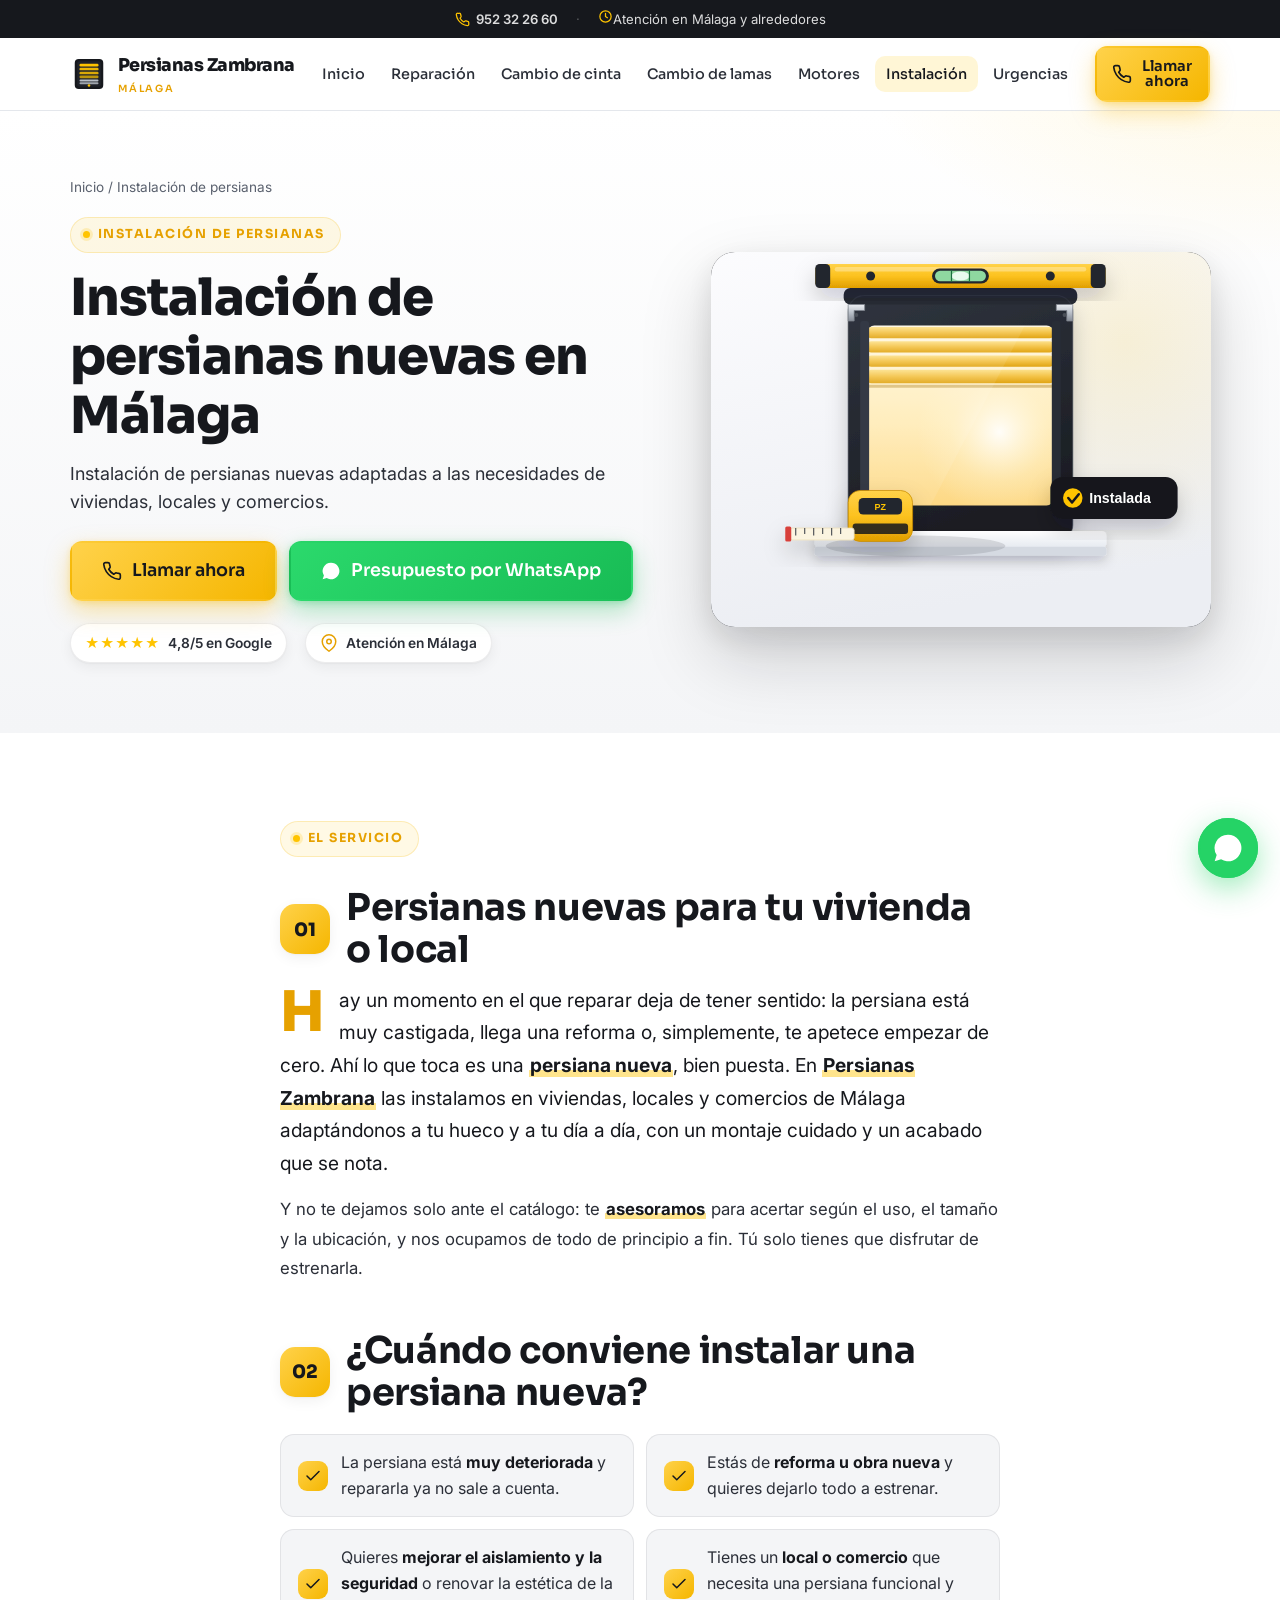
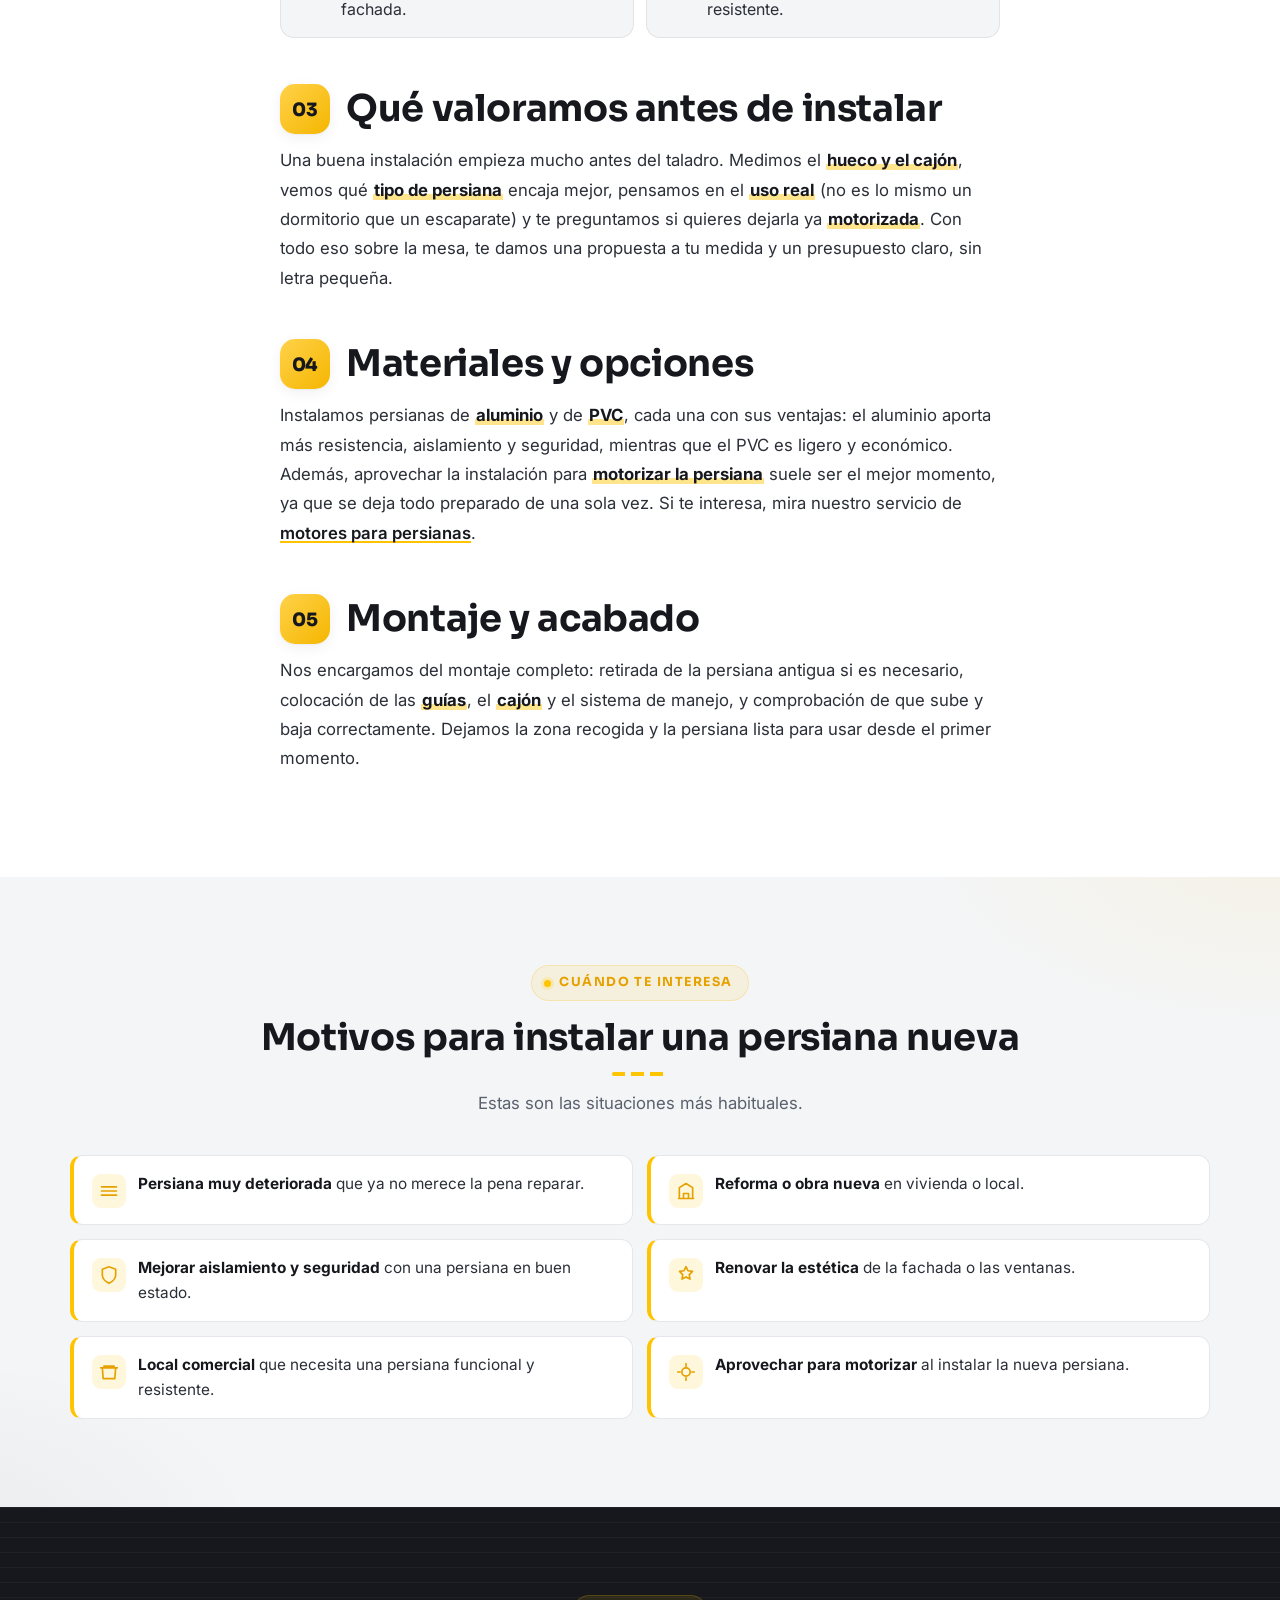
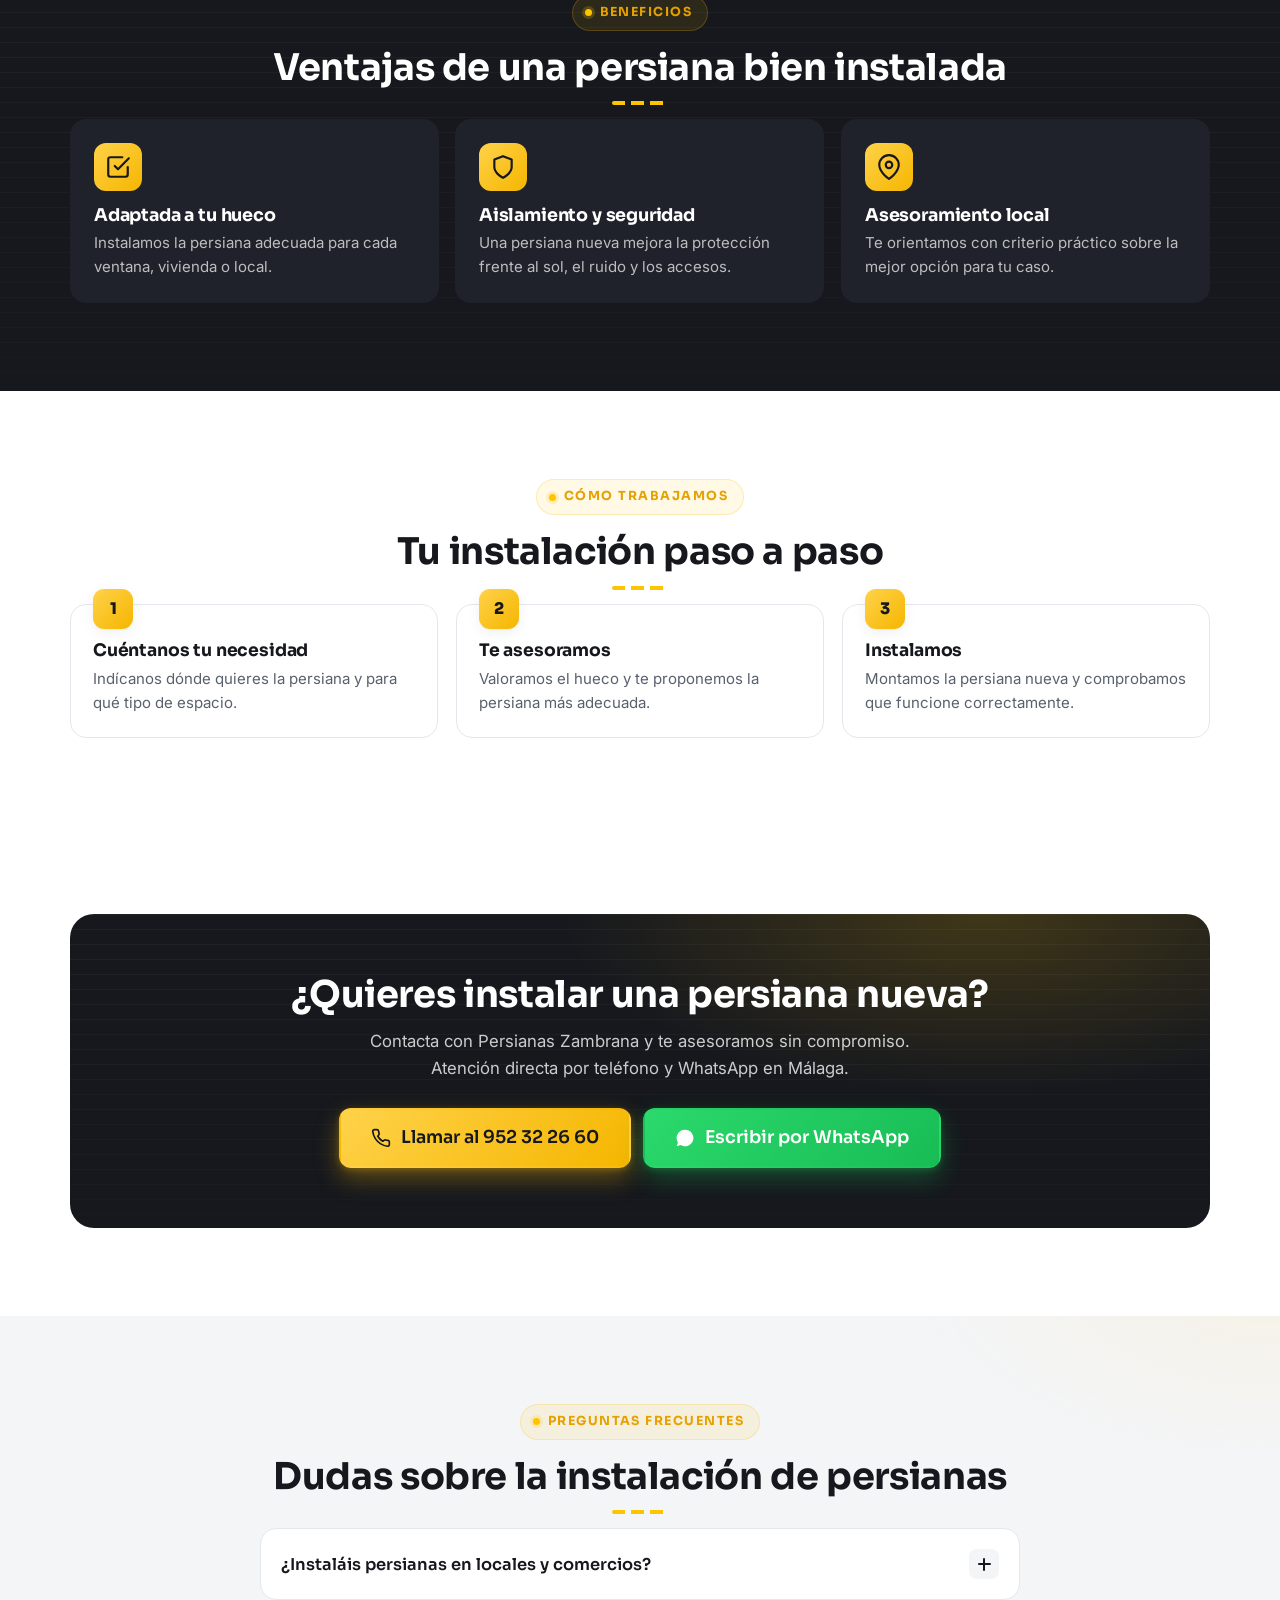
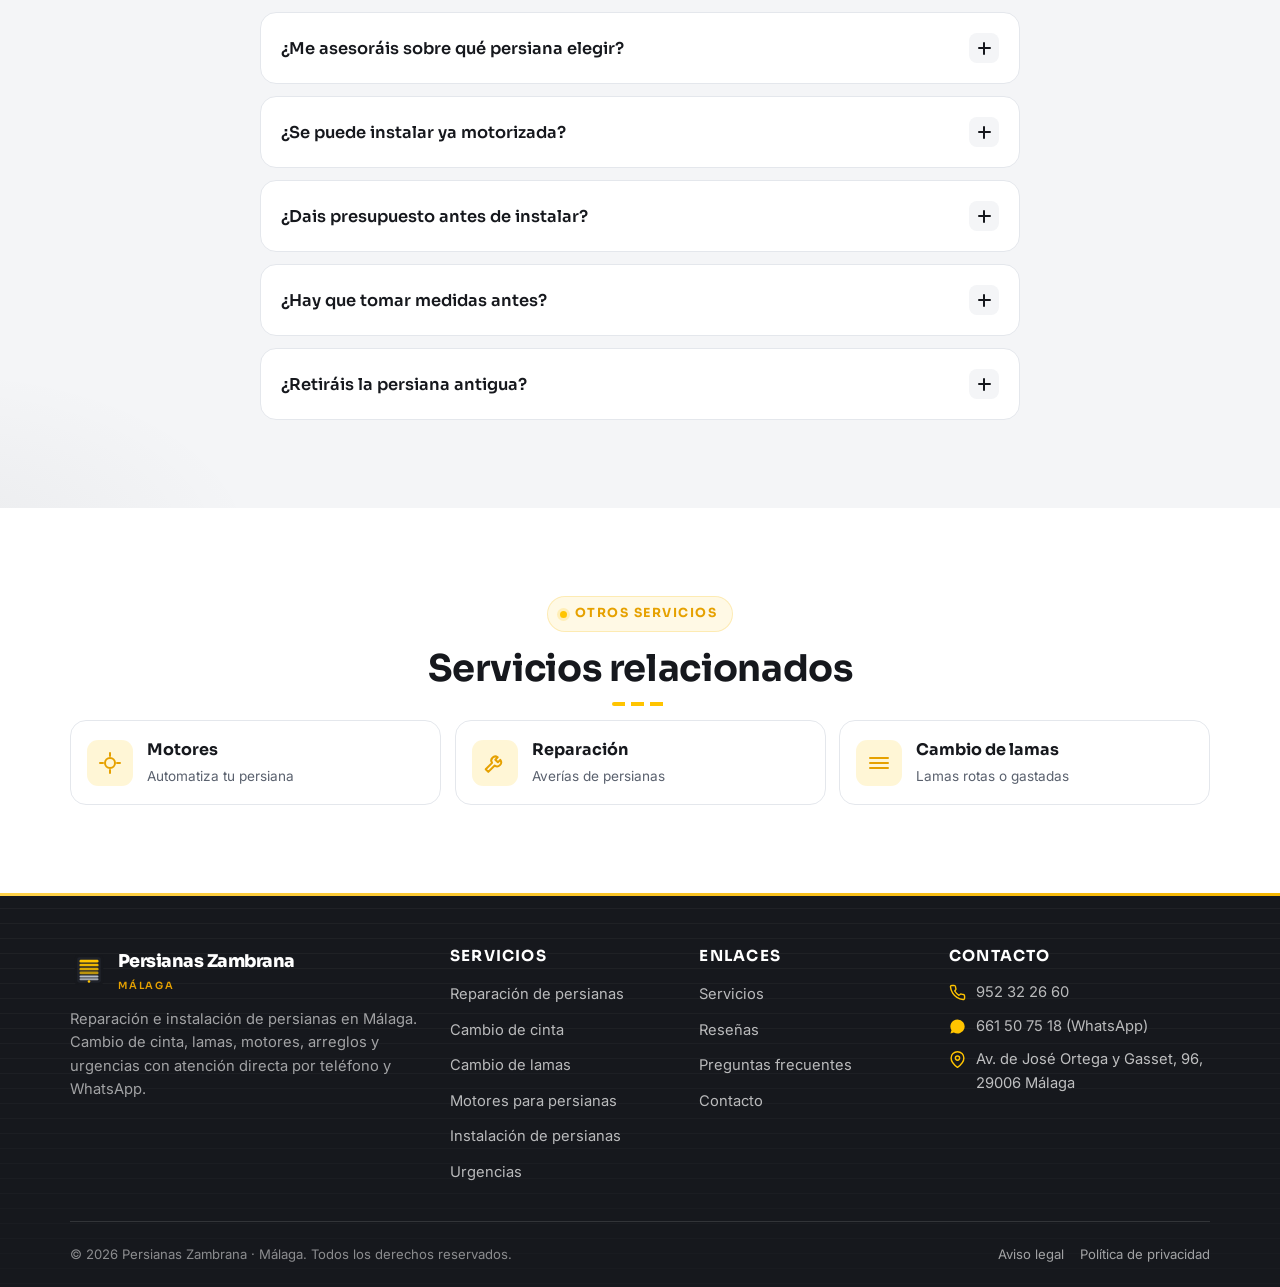
<file: instalacion-persianas-malaga.html>
<!DOCTYPE html>
<html lang="es">
<head>
  <meta charset="UTF-8">
  <meta name="viewport" content="width=device-width, initial-scale=1.0">

  <!-- ============ SEO ============ -->
  <title>Instalación de persianas en Málaga | Persianas Zambrana</title>
  <meta name="description" content="Instalación de persianas nuevas en Málaga para viviendas, locales y comercios. Asesoramiento y montaje. Llama o pide presupuesto por WhatsApp.">
  <meta name="keywords" content="instalación persianas Málaga, persianas nuevas Málaga, montaje persianas Málaga, persianista Málaga">
  <link rel="canonical" href="./instalacion-persianas-malaga.html">
  <meta name="theme-color" content="#16181D">
  <meta property="og:type" content="website">
  <meta property="og:title" content="Instalación de persianas en Málaga | Persianas Zambrana">
  <meta property="og:description" content="Instalación de persianas nuevas en Málaga para viviendas, locales y comercios. Asesoramiento y montaje.">
  <meta property="og:image" content="assets/instalacion.svg">
  <link rel="icon" type="image/svg+xml" href="assets/favicon.svg">
  <link rel="preconnect" href="https://fonts.googleapis.com">
  <link rel="preconnect" href="https://fonts.gstatic.com" crossorigin>
  <link href="https://fonts.googleapis.com/css2?family=Inter:wght@400;500;600&family=Sora:wght@500;600;700;800&display=swap" rel="stylesheet">
  <link rel="stylesheet" href="styles.css">
</head>
<body>

  <!-- TOPBAR -->
  <div class="topbar">
    <div class="contenedor">
      <a href="tel:952322660"><svg viewBox="0 0 24 24" fill="none" stroke="currentColor" stroke-width="2" stroke-linecap="round" stroke-linejoin="round"><path d="M22 16.9v3a2 2 0 0 1-2.2 2 19.8 19.8 0 0 1-8.6-3.1 19.5 19.5 0 0 1-6-6 19.8 19.8 0 0 1-3.1-8.7A2 2 0 0 1 4.1 2h3a2 2 0 0 1 2 1.7c.1.9.3 1.8.6 2.7a2 2 0 0 1-.5 2.1L8.1 9.9a16 16 0 0 0 6 6l1.4-1.1a2 2 0 0 1 2.1-.5c.9.3 1.8.5 2.7.6a2 2 0 0 1 1.7 2z"/></svg> 952 32 26 60</a>
      <span class="topbar-sep">·</span>
      <span class="topbar-horario"><svg viewBox="0 0 24 24" fill="none" stroke="currentColor" stroke-width="2" stroke-linecap="round" stroke-linejoin="round"><circle cx="12" cy="12" r="9"/><path d="M12 7v5l3 2"/></svg> Atención en Málaga y alrededores</span>
    </div>
  </div>

  <!-- HEADER -->
  <header class="site-header">
    <div class="contenedor">
      <nav class="nav" aria-label="Navegación principal">
        <a href="index.html" class="logo" aria-label="Persianas Zambrana - Inicio"><img src="assets/logo.svg" alt=""><span>Persianas Zambrana<small>Málaga</small></span></a>
        <ul class="nav-links" id="nav-links">
          <li><a href="index.html">Inicio</a></li>
          <li><a href="reparacion-persianas-malaga.html">Reparación</a></li>
          <li><a href="cambio-cinta-persianas-malaga.html">Cambio de cinta</a></li>
          <li><a href="cambio-lamas-persianas-malaga.html">Cambio de lamas</a></li>
          <li><a href="motores-persianas-malaga.html">Motores</a></li>
          <li><a href="instalacion-persianas-malaga.html" class="activo">Instalación</a></li>
          <li><a href="urgencias-persianas-malaga.html">Urgencias</a></li>
          <li class="nav-cta-movil">
            <a href="tel:952322660" class="btn btn-call">Llamar 952 32 26 60</a>
            <a href="https://wa.me/34661507518?text=Hola%2C%20he%20visto%20la%20web%20de%20Persianas%20Zambrana.%20Necesito%20presupuesto%20para%20instalar%20una%20persiana%20nueva%20en%20M%C3%A1laga.%20%C2%BFPod%C3%A9is%20ayudarme%3F" class="btn btn-wa" target="_blank" rel="noopener">WhatsApp</a>
          </li>
        </ul>
        <div class="nav-acciones">
          <a href="tel:952322660" class="btn btn-call btn-call-header"><svg viewBox="0 0 24 24" fill="none" stroke="currentColor" stroke-width="2" stroke-linecap="round" stroke-linejoin="round"><path d="M22 16.9v3a2 2 0 0 1-2.2 2 19.8 19.8 0 0 1-8.6-3.1 19.5 19.5 0 0 1-6-6 19.8 19.8 0 0 1-3.1-8.7A2 2 0 0 1 4.1 2h3a2 2 0 0 1 2 1.7c.1.9.3 1.8.6 2.7a2 2 0 0 1-.5 2.1L8.1 9.9a16 16 0 0 0 6 6l1.4-1.1a2 2 0 0 1 2.1-.5c.9.3 1.8.5 2.7.6a2 2 0 0 1 1.7 2z"/></svg> <span class="txt">Llamar ahora</span></a>
          <button class="nav-toggle" id="nav-toggle" aria-label="Abrir menú" aria-controls="nav-links" aria-expanded="false"><span></span><span></span><span></span></button>
        </div>
      </nav>
    </div>
  </header>

  <main>
    <!-- HERO -->
    <section class="servicio-hero">
      <div class="contenedor">
        <nav class="breadcrumb" aria-label="Ruta de navegación"><a href="index.html">Inicio</a> <span>/</span> Instalación de persianas</nav>
        <div class="hero-grid" style="margin-top:18px">
          <div class="reveal">
            <span class="eyebrow">Instalación de persianas</span>
            <h1>Instalación de persianas nuevas en Málaga</h1>
            <p class="lead">Instalación de persianas nuevas adaptadas a las necesidades de viviendas, locales y comercios.</p>
            <div class="cta-grupo">
              <a href="tel:952322660" class="btn btn-call btn-grande"><svg viewBox="0 0 24 24" fill="none" stroke="currentColor" stroke-width="2" stroke-linecap="round" stroke-linejoin="round"><path d="M22 16.9v3a2 2 0 0 1-2.2 2 19.8 19.8 0 0 1-8.6-3.1 19.5 19.5 0 0 1-6-6 19.8 19.8 0 0 1-3.1-8.7A2 2 0 0 1 4.1 2h3a2 2 0 0 1 2 1.7c.1.9.3 1.8.6 2.7a2 2 0 0 1-.5 2.1L8.1 9.9a16 16 0 0 0 6 6l1.4-1.1a2 2 0 0 1 2.1-.5c.9.3 1.8.5 2.7.6a2 2 0 0 1 1.7 2z"/></svg> Llamar ahora</a>
              <a href="https://wa.me/34661507518?text=Hola%2C%20he%20visto%20la%20web%20de%20Persianas%20Zambrana.%20Necesito%20presupuesto%20para%20instalar%20una%20persiana%20nueva%20en%20M%C3%A1laga.%20%C2%BFPod%C3%A9is%20ayudarme%3F" class="btn btn-wa btn-grande" target="_blank" rel="noopener"><svg viewBox="0 0 24 24" fill="currentColor"><path d="M17.5 14.4c-.3-.1-1.7-.8-1.9-.9-.3-.1-.5-.1-.7.1-.2.3-.7.9-.9 1.1-.2.2-.3.2-.6.1-.3-.1-1.2-.5-2.3-1.4-.9-.8-1.4-1.7-1.6-2-.2-.3 0-.5.1-.6.1-.1.3-.3.4-.5.1-.2.2-.3.3-.5.1-.2 0-.4 0-.5 0-.1-.7-1.6-.9-2.2-.2-.6-.5-.5-.7-.5h-.6c-.2 0-.5.1-.8.4-.3.3-1 1-1 2.5s1.1 2.9 1.2 3.1c.1.2 2.1 3.2 5.1 4.5.7.3 1.3.5 1.7.6.7.2 1.4.2 1.9.1.6-.1 1.7-.7 1.9-1.4.2-.7.2-1.2.2-1.4-.1-.1-.3-.2-.6-.3z"/><path d="M12 2a10 10 0 0 0-8.5 15.3L2 22l4.8-1.5A10 10 0 1 0 12 2z"/></svg> Presupuesto por WhatsApp</a>
            </div>
            <div class="mini-badges">
              <span class="badge"><span class="estrellas">★★★★★</span> 4,8/5 en Google</span>
              <span class="badge"><svg viewBox="0 0 24 24" fill="none" stroke="currentColor" stroke-width="2" stroke-linecap="round" stroke-linejoin="round"><path d="M21 10c0 7-9 13-9 13s-9-6-9-13a9 9 0 0 1 18 0z"/><circle cx="12" cy="10" r="3"/></svg> Atención en Málaga</span>
            </div>
          </div>
          <div class="hero-media reveal d1">
            <!-- Imagen IA relevante al servicio. Sustituir por foto real cuando esté disponible. -->
            <img src="assets/instalacion.svg" alt="Montaje e instalación de una persiana nueva en una vivienda de Málaga" width="800" height="500">
          </div>
        </div>
      </div>
    </section>

    <!-- EXPLICACIÓN -->
    <section class="section">
      <div class="contenedor prosa reveal" style="margin-inline:auto">
        <span class="eyebrow">El servicio</span>
        <h2>Persianas nuevas para tu vivienda o local</h2>
        <p>Hay un momento en el que reparar deja de tener sentido: la persiana está muy castigada, llega una reforma o, simplemente, te apetece empezar de cero. Ahí lo que toca es una <b>persiana nueva</b>, bien puesta. En <b>Persianas Zambrana</b> las instalamos en viviendas, locales y comercios de Málaga adaptándonos a tu hueco y a tu día a día, con un montaje cuidado y un acabado que se nota.</p>
        <p>Y no te dejamos solo ante el catálogo: te <b>asesoramos</b> para acertar según el uso, el tamaño y la ubicación, y nos ocupamos de todo de principio a fin. Tú solo tienes que disfrutar de estrenarla.</p>

        <h2>¿Cuándo conviene instalar una persiana nueva?</h2>
        <ul class="check">
          <li><svg viewBox="0 0 24 24" fill="none" stroke="currentColor" stroke-width="2" stroke-linecap="round" stroke-linejoin="round"><path d="M20 6 9 17l-5-5"/></svg> <span>La persiana está <b>muy deteriorada</b> y repararla ya no sale a cuenta.</span></li>
          <li><svg viewBox="0 0 24 24" fill="none" stroke="currentColor" stroke-width="2" stroke-linecap="round" stroke-linejoin="round"><path d="M20 6 9 17l-5-5"/></svg> <span>Estás de <b>reforma u obra nueva</b> y quieres dejarlo todo a estrenar.</span></li>
          <li><svg viewBox="0 0 24 24" fill="none" stroke="currentColor" stroke-width="2" stroke-linecap="round" stroke-linejoin="round"><path d="M20 6 9 17l-5-5"/></svg> <span>Quieres <b>mejorar el aislamiento y la seguridad</b> o renovar la estética de la fachada.</span></li>
          <li><svg viewBox="0 0 24 24" fill="none" stroke="currentColor" stroke-width="2" stroke-linecap="round" stroke-linejoin="round"><path d="M20 6 9 17l-5-5"/></svg> <span>Tienes un <b>local o comercio</b> que necesita una persiana funcional y resistente.</span></li>
        </ul>

        <h2>Qué valoramos antes de instalar</h2>
        <p>Una buena instalación empieza mucho antes del taladro. Medimos el <b>hueco y el cajón</b>, vemos qué <b>tipo de persiana</b> encaja mejor, pensamos en el <b>uso real</b> (no es lo mismo un dormitorio que un escaparate) y te preguntamos si quieres dejarla ya <b>motorizada</b>. Con todo eso sobre la mesa, te damos una propuesta a tu medida y un presupuesto claro, sin letra pequeña.</p>

        <h2>Materiales y opciones</h2>
        <p>Instalamos persianas de <b>aluminio</b> y de <b>PVC</b>, cada una con sus ventajas: el aluminio aporta más resistencia, aislamiento y seguridad, mientras que el PVC es ligero y económico. Además, aprovechar la instalación para <b>motorizar la persiana</b> suele ser el mejor momento, ya que se deja todo preparado de una sola vez. Si te interesa, mira nuestro servicio de <a href="motores-persianas-malaga.html">motores para persianas</a>.</p>

        <h2>Montaje y acabado</h2>
        <p>Nos encargamos del montaje completo: retirada de la persiana antigua si es necesario, colocación de las <b>guías</b>, el <b>cajón</b> y el sistema de manejo, y comprobación de que sube y baja correctamente. Dejamos la zona recogida y la persiana lista para usar desde el primer momento.</p>
      </div>
    </section>

    <!-- PROBLEMAS -->
    <section class="section section--gris">
      <div class="contenedor">
        <div class="text-center"><span class="eyebrow">Cuándo te interesa</span><h2 class="seccion-titulo">Motivos para instalar una persiana nueva</h2><p class="seccion-intro">Estas son las situaciones más habituales.</p></div>
        <div class="problemas-grid">
          <div class="problema reveal"><svg viewBox="0 0 24 24" fill="none" stroke="currentColor" stroke-width="2" stroke-linecap="round" stroke-linejoin="round"><path d="M3 7h18M3 12h18M3 17h18"/></svg><p><b>Persiana muy deteriorada</b> que ya no merece la pena reparar.</p></div>
          <div class="problema reveal d1"><svg viewBox="0 0 24 24" fill="none" stroke="currentColor" stroke-width="2" stroke-linecap="round" stroke-linejoin="round"><path d="M3 21h18M4 21V8l8-5 8 5v13M9 21v-6h6v6"/></svg><p><b>Reforma o obra nueva</b> en vivienda o local.</p></div>
          <div class="problema reveal d2"><svg viewBox="0 0 24 24" fill="none" stroke="currentColor" stroke-width="2" stroke-linecap="round" stroke-linejoin="round"><path d="M12 22s8-4 8-10V5l-8-3-8 3v7c0 6 8 10 8 10z"/></svg><p><b>Mejorar aislamiento y seguridad</b> con una persiana en buen estado.</p></div>
          <div class="problema reveal"><svg viewBox="0 0 24 24" fill="none" stroke="currentColor" stroke-width="2" stroke-linecap="round" stroke-linejoin="round"><path d="m12 2 2.4 4.9 5.4.8-3.9 3.8.9 5.4L12 14.3 7.2 16.9l.9-5.4L4.2 7.7l5.4-.8L12 2z"/></svg><p><b>Renovar la estética</b> de la fachada o las ventanas.</p></div>
          <div class="problema reveal d1"><svg viewBox="0 0 24 24" fill="none" stroke="currentColor" stroke-width="2" stroke-linecap="round" stroke-linejoin="round"><path d="M2 7h20M6 7V5h12v2M4 7l1 13h14l1-13"/></svg><p><b>Local comercial</b> que necesita una persiana funcional y resistente.</p></div>
          <div class="problema reveal d2"><svg viewBox="0 0 24 24" fill="none" stroke="currentColor" stroke-width="2" stroke-linecap="round" stroke-linejoin="round"><path d="M12 2v3M12 19v3M2 12h3M19 12h3"/><circle cx="12" cy="12" r="5"/></svg><p><b>Aprovechar para motorizar</b> al instalar la nueva persiana.</p></div>
        </div>
      </div>
    </section>

    <!-- BENEFICIOS -->
    <section class="section section--oscura">
      <div class="contenedor">
        <div class="text-center"><span class="eyebrow">Beneficios</span><h2 class="seccion-titulo">Ventajas de una persiana bien instalada</h2></div>
        <div class="beneficios-grid">
          <div class="beneficio reveal"><span class="ico"><svg viewBox="0 0 24 24" fill="none" stroke="currentColor" stroke-width="2" stroke-linecap="round" stroke-linejoin="round"><path d="M9 11l3 3L22 4"/><path d="M21 12v7a2 2 0 0 1-2 2H5a2 2 0 0 1-2-2V5a2 2 0 0 1 2-2h11"/></svg></span><h3>Adaptada a tu hueco</h3><p>Instalamos la persiana adecuada para cada ventana, vivienda o local.</p></div>
          <div class="beneficio reveal d1"><span class="ico"><svg viewBox="0 0 24 24" fill="none" stroke="currentColor" stroke-width="2" stroke-linecap="round" stroke-linejoin="round"><path d="M12 22s8-4 8-10V5l-8-3-8 3v7c0 6 8 10 8 10z"/></svg></span><h3>Aislamiento y seguridad</h3><p>Una persiana nueva mejora la protección frente al sol, el ruido y los accesos.</p></div>
          <div class="beneficio reveal d2"><span class="ico"><svg viewBox="0 0 24 24" fill="none" stroke="currentColor" stroke-width="2" stroke-linecap="round" stroke-linejoin="round"><path d="M21 10c0 7-9 13-9 13s-9-6-9-13a9 9 0 0 1 18 0z"/><circle cx="12" cy="10" r="3"/></svg></span><h3>Asesoramiento local</h3><p>Te orientamos con criterio práctico sobre la mejor opción para tu caso.</p></div>
        </div>
      </div>
    </section>

    <!-- PROCESO -->
    <section class="section">
      <div class="contenedor">
        <div class="text-center"><span class="eyebrow">Cómo trabajamos</span><h2 class="seccion-titulo">Tu instalación paso a paso</h2></div>
        <div class="pasos">
          <div class="paso reveal"><h3>Cuéntanos tu necesidad</h3><p>Indícanos dónde quieres la persiana y para qué tipo de espacio.</p></div>
          <div class="paso reveal d1"><h3>Te asesoramos</h3><p>Valoramos el hueco y te proponemos la persiana más adecuada.</p></div>
          <div class="paso reveal d2"><h3>Instalamos</h3><p>Montamos la persiana nueva y comprobamos que funcione correctamente.</p></div>
        </div>
      </div>
    </section>

    <!-- CTA FUERTE -->
    <section class="section">
      <div class="contenedor">
        <div class="cta-fuerte reveal">
          <h2>¿Quieres instalar una persiana nueva?</h2>
          <p>Contacta con Persianas Zambrana y te asesoramos sin compromiso. Atención directa por teléfono y WhatsApp en Málaga.</p>
          <div class="cta-grupo">
            <a href="tel:952322660" class="btn btn-call btn-grande"><svg viewBox="0 0 24 24" fill="none" stroke="currentColor" stroke-width="2" stroke-linecap="round" stroke-linejoin="round"><path d="M22 16.9v3a2 2 0 0 1-2.2 2 19.8 19.8 0 0 1-8.6-3.1 19.5 19.5 0 0 1-6-6 19.8 19.8 0 0 1-3.1-8.7A2 2 0 0 1 4.1 2h3a2 2 0 0 1 2 1.7c.1.9.3 1.8.6 2.7a2 2 0 0 1-.5 2.1L8.1 9.9a16 16 0 0 0 6 6l1.4-1.1a2 2 0 0 1 2.1-.5c.9.3 1.8.5 2.7.6a2 2 0 0 1 1.7 2z"/></svg> Llamar al 952 32 26 60</a>
            <a href="https://wa.me/34661507518?text=Hola%2C%20he%20visto%20la%20web%20de%20Persianas%20Zambrana.%20Necesito%20presupuesto%20para%20instalar%20una%20persiana%20nueva%20en%20M%C3%A1laga.%20%C2%BFPod%C3%A9is%20ayudarme%3F" class="btn btn-wa btn-grande" target="_blank" rel="noopener"><svg viewBox="0 0 24 24" fill="currentColor"><path d="M17.5 14.4c-.3-.1-1.7-.8-1.9-.9-.3-.1-.5-.1-.7.1-.2.3-.7.9-.9 1.1-.2.2-.3.2-.6.1-.3-.1-1.2-.5-2.3-1.4-.9-.8-1.4-1.7-1.6-2-.2-.3 0-.5.1-.6.1-.1.3-.3.4-.5.1-.2.2-.3.3-.5.1-.2 0-.4 0-.5 0-.1-.7-1.6-.9-2.2-.2-.6-.5-.5-.7-.5h-.6c-.2 0-.5.1-.8.4-.3.3-1 1-1 2.5s1.1 2.9 1.2 3.1c.1.2 2.1 3.2 5.1 4.5.7.3 1.3.5 1.7.6.7.2 1.4.2 1.9.1.6-.1 1.7-.7 1.9-1.4.2-.7.2-1.2.2-1.4-.1-.1-.3-.2-.6-.3z"/><path d="M12 2a10 10 0 0 0-8.5 15.3L2 22l4.8-1.5A10 10 0 1 0 12 2z"/></svg> Escribir por WhatsApp</a>
          </div>
        </div>
      </div>
    </section>

    <!-- FAQ -->
    <section class="section section--gris">
      <div class="contenedor">
        <div class="text-center"><span class="eyebrow">Preguntas frecuentes</span><h2 class="seccion-titulo">Dudas sobre la instalación de persianas</h2></div>
        <div class="faq-lista">
          <div class="faq-item"><button class="faq-pregunta">¿Instaláis persianas en locales y comercios? <span class="mas"></span></button><div class="faq-respuesta"><p>Sí, instalamos persianas tanto en viviendas como en locales y comercios de Málaga.</p></div></div>
          <div class="faq-item"><button class="faq-pregunta">¿Me asesoráis sobre qué persiana elegir? <span class="mas"></span></button><div class="faq-respuesta"><p>Sí. Te damos un asesoramiento básico según el uso, el tamaño y la ubicación para que elijas con criterio.</p></div></div>
          <div class="faq-item"><button class="faq-pregunta">¿Se puede instalar ya motorizada? <span class="mas"></span></button><div class="faq-respuesta"><p>Sí, es un buen momento para motorizar. Consulta también nuestro servicio de <a href="motores-persianas-malaga.html">motores para persianas</a>.</p></div></div>
          <div class="faq-item"><button class="faq-pregunta">¿Dais presupuesto antes de instalar? <span class="mas"></span></button><div class="faq-respuesta"><p>Sí, valoramos el hueco y la persiana que necesitas y te indicamos la propuesta antes de empezar.</p></div></div>
          <div class="faq-item"><button class="faq-pregunta">¿Hay que tomar medidas antes? <span class="mas"></span></button><div class="faq-respuesta"><p>Sí. Las medidas del hueco y del cajón son clave para que la persiana encaje a la perfección. Nosotros nos encargamos de tomarlas para asegurar un montaje correcto.</p></div></div>
          <div class="faq-item"><button class="faq-pregunta">¿Retiráis la persiana antigua? <span class="mas"></span></button><div class="faq-respuesta"><p>Sí, si lo necesitas retiramos la persiana antigua antes de instalar la nueva y dejamos la zona recogida al terminar.</p></div></div>
        </div>
      </div>
    </section>

    <!-- RELACIONADOS -->
    <section class="section">
      <div class="contenedor">
        <div class="text-center"><span class="eyebrow">Otros servicios</span><h2 class="seccion-titulo">Servicios relacionados</h2></div>
        <div class="relacionados-grid">
          <a class="relacionado reveal" href="motores-persianas-malaga.html"><span class="ico"><svg viewBox="0 0 24 24" fill="none" stroke="currentColor" stroke-width="2" stroke-linecap="round" stroke-linejoin="round"><path d="M12 2v3M12 19v3M2 12h3M19 12h3"/><circle cx="12" cy="12" r="5"/></svg></span><div><b>Motores</b><small>Automatiza tu persiana</small></div><span class="flecha"><svg viewBox="0 0 24 24" fill="none" stroke="currentColor" stroke-width="2" stroke-linecap="round" stroke-linejoin="round"><path d="M5 12h14M13 6l6 6-6 6"/></svg></span></a>
          <a class="relacionado reveal d1" href="reparacion-persianas-malaga.html"><span class="ico"><svg viewBox="0 0 24 24" fill="none" stroke="currentColor" stroke-width="2" stroke-linecap="round" stroke-linejoin="round"><path d="M14.7 6.3a4 4 0 0 0-5.6 5.6l-6.4 6.4 2.6 2.6 6.4-6.4a4 4 0 0 0 5.6-5.6l-2.4 2.4-2.6-2.6z"/></svg></span><div><b>Reparación</b><small>Averías de persianas</small></div><span class="flecha"><svg viewBox="0 0 24 24" fill="none" stroke="currentColor" stroke-width="2" stroke-linecap="round" stroke-linejoin="round"><path d="M5 12h14M13 6l6 6-6 6"/></svg></span></a>
          <a class="relacionado reveal d2" href="cambio-lamas-persianas-malaga.html"><span class="ico"><svg viewBox="0 0 24 24" fill="none" stroke="currentColor" stroke-width="2" stroke-linecap="round" stroke-linejoin="round"><path d="M3 7h18M3 12h18M3 17h18"/></svg></span><div><b>Cambio de lamas</b><small>Lamas rotas o gastadas</small></div><span class="flecha"><svg viewBox="0 0 24 24" fill="none" stroke="currentColor" stroke-width="2" stroke-linecap="round" stroke-linejoin="round"><path d="M5 12h14M13 6l6 6-6 6"/></svg></span></a>
        </div>
      </div>
    </section>
  </main>

  <!-- FOOTER -->
  <footer class="site-footer">
    <div class="contenedor">
      <div class="footer-grid">
        <div class="footer-col">
          <a href="index.html" class="logo"><img src="assets/logo.svg" alt=""><span>Persianas Zambrana<small>Málaga</small></span></a>
          <p>Reparación e instalación de persianas en Málaga. Cambio de cinta, lamas, motores, arreglos y urgencias con atención directa por teléfono y WhatsApp.</p>
        </div>
        <div class="footer-col"><h4>Servicios</h4><ul>
          <li><a href="reparacion-persianas-malaga.html">Reparación de persianas</a></li>
          <li><a href="cambio-cinta-persianas-malaga.html">Cambio de cinta</a></li>
          <li><a href="cambio-lamas-persianas-malaga.html">Cambio de lamas</a></li>
          <li><a href="motores-persianas-malaga.html">Motores para persianas</a></li>
          <li><a href="instalacion-persianas-malaga.html">Instalación de persianas</a></li>
          <li><a href="urgencias-persianas-malaga.html">Urgencias</a></li>
        </ul></div>
        <div class="footer-col"><h4>Enlaces</h4><ul>
          <li><a href="index.html#servicios">Servicios</a></li>
          <li><a href="index.html#resenas">Reseñas</a></li>
          <li><a href="index.html#faq">Preguntas frecuentes</a></li>
          <li><a href="index.html#contacto">Contacto</a></li>
        </ul></div>
        <div class="footer-col"><h4>Contacto</h4><ul class="footer-contacto">
          <li><svg viewBox="0 0 24 24" fill="none" stroke="currentColor" stroke-width="2" stroke-linecap="round" stroke-linejoin="round"><path d="M22 16.9v3a2 2 0 0 1-2.2 2 19.8 19.8 0 0 1-8.6-3.1 19.5 19.5 0 0 1-6-6 19.8 19.8 0 0 1-3.1-8.7A2 2 0 0 1 4.1 2h3a2 2 0 0 1 2 1.7c.1.9.3 1.8.6 2.7a2 2 0 0 1-.5 2.1L8.1 9.9a16 16 0 0 0 6 6l1.4-1.1a2 2 0 0 1 2.1-.5c.9.3 1.8.5 2.7.6a2 2 0 0 1 1.7 2z"/></svg> <a href="tel:952322660">952 32 26 60</a></li>
          <li><svg viewBox="0 0 24 24" fill="currentColor"><path d="M12 2a10 10 0 0 0-8.5 15.3L2 22l4.8-1.5A10 10 0 1 0 12 2z"/></svg> <a href="https://wa.me/34661507518" target="_blank" rel="noopener">661 50 75 18 (WhatsApp)</a></li>
          <li><svg viewBox="0 0 24 24" fill="none" stroke="currentColor" stroke-width="2" stroke-linecap="round" stroke-linejoin="round"><path d="M21 10c0 7-9 13-9 13s-9-6-9-13a9 9 0 0 1 18 0z"/><circle cx="12" cy="10" r="3"/></svg> Av. de José Ortega y Gasset, 96, 29006 Málaga</li>
        </ul></div>
      </div>
      <div class="footer-bottom">
        <span>© <span data-anio>2026</span> Persianas Zambrana · Málaga. Todos los derechos reservados.</span>
        <span class="legal"><a href="aviso-legal.html">Aviso legal</a><a href="politica-privacidad.html">Política de privacidad</a></span>
      </div>
    </div>
  </footer>

  <!-- CTA FLOTANTE -->
  <div class="cta-flotante">
    <a href="tel:952322660" class="fl-call"><svg viewBox="0 0 24 24" fill="none" stroke="currentColor" stroke-width="2" stroke-linecap="round" stroke-linejoin="round"><path d="M22 16.9v3a2 2 0 0 1-2.2 2 19.8 19.8 0 0 1-8.6-3.1 19.5 19.5 0 0 1-6-6 19.8 19.8 0 0 1-3.1-8.7A2 2 0 0 1 4.1 2h3a2 2 0 0 1 2 1.7c.1.9.3 1.8.6 2.7a2 2 0 0 1-.5 2.1L8.1 9.9a16 16 0 0 0 6 6l1.4-1.1a2 2 0 0 1 2.1-.5c.9.3 1.8.5 2.7.6a2 2 0 0 1 1.7 2z"/></svg> Llamar</a>
    <a href="https://wa.me/34661507518?text=Hola%2C%20he%20visto%20la%20web%20de%20Persianas%20Zambrana.%20Necesito%20presupuesto%20para%20instalar%20una%20persiana%20nueva%20en%20M%C3%A1laga.%20%C2%BFPod%C3%A9is%20ayudarme%3F" class="fl-wa" target="_blank" rel="noopener"><svg viewBox="0 0 24 24" fill="currentColor"><path d="M17.5 14.4c-.3-.1-1.7-.8-1.9-.9-.3-.1-.5-.1-.7.1-.2.3-.7.9-.9 1.1-.2.2-.3.2-.6.1-.3-.1-1.2-.5-2.3-1.4-.9-.8-1.4-1.7-1.6-2-.2-.3 0-.5.1-.6.1-.1.3-.3.4-.5.1-.2.2-.3.3-.5.1-.2 0-.4 0-.5 0-.1-.7-1.6-.9-2.2-.2-.6-.5-.5-.7-.5h-.6c-.2 0-.5.1-.8.4-.3.3-1 1-1 2.5s1.1 2.9 1.2 3.1c.1.2 2.1 3.2 5.1 4.5.7.3 1.3.5 1.7.6.7.2 1.4.2 1.9.1.6-.1 1.7-.7 1.9-1.4.2-.7.2-1.2.2-1.4-.1-.1-.3-.2-.6-.3z"/><path d="M12 2a10 10 0 0 0-8.5 15.3L2 22l4.8-1.5A10 10 0 1 0 12 2z"/></svg> WhatsApp</a>
  </div>
  <a href="https://wa.me/34661507518?text=Hola%2C%20he%20visto%20la%20web%20de%20Persianas%20Zambrana.%20Necesito%20presupuesto%20para%20instalar%20una%20persiana%20nueva%20en%20M%C3%A1laga.%20%C2%BFPod%C3%A9is%20ayudarme%3F" class="wa-burbuja" target="_blank" rel="noopener" aria-label="Contactar por WhatsApp"><svg viewBox="0 0 24 24" fill="currentColor"><path d="M17.5 14.4c-.3-.1-1.7-.8-1.9-.9-.3-.1-.5-.1-.7.1-.2.3-.7.9-.9 1.1-.2.2-.3.2-.6.1-.3-.1-1.2-.5-2.3-1.4-.9-.8-1.4-1.7-1.6-2-.2-.3 0-.5.1-.6.1-.1.3-.3.4-.5.1-.2.2-.3.3-.5.1-.2 0-.4 0-.5 0-.1-.7-1.6-.9-2.2-.2-.6-.5-.5-.7-.5h-.6c-.2 0-.5.1-.8.4-.3.3-1 1-1 2.5s1.1 2.9 1.2 3.1c.1.2 2.1 3.2 5.1 4.5.7.3 1.3.5 1.7.6.7.2 1.4.2 1.9.1.6-.1 1.7-.7 1.9-1.4.2-.7.2-1.2.2-1.4-.1-.1-.3-.2-.6-.3z"/><path d="M12 2a10 10 0 0 0-8.5 15.3L2 22l4.8-1.5A10 10 0 1 0 12 2z"/></svg></a>

  <script src="script.js"></script>
</body>
</html>
</file>
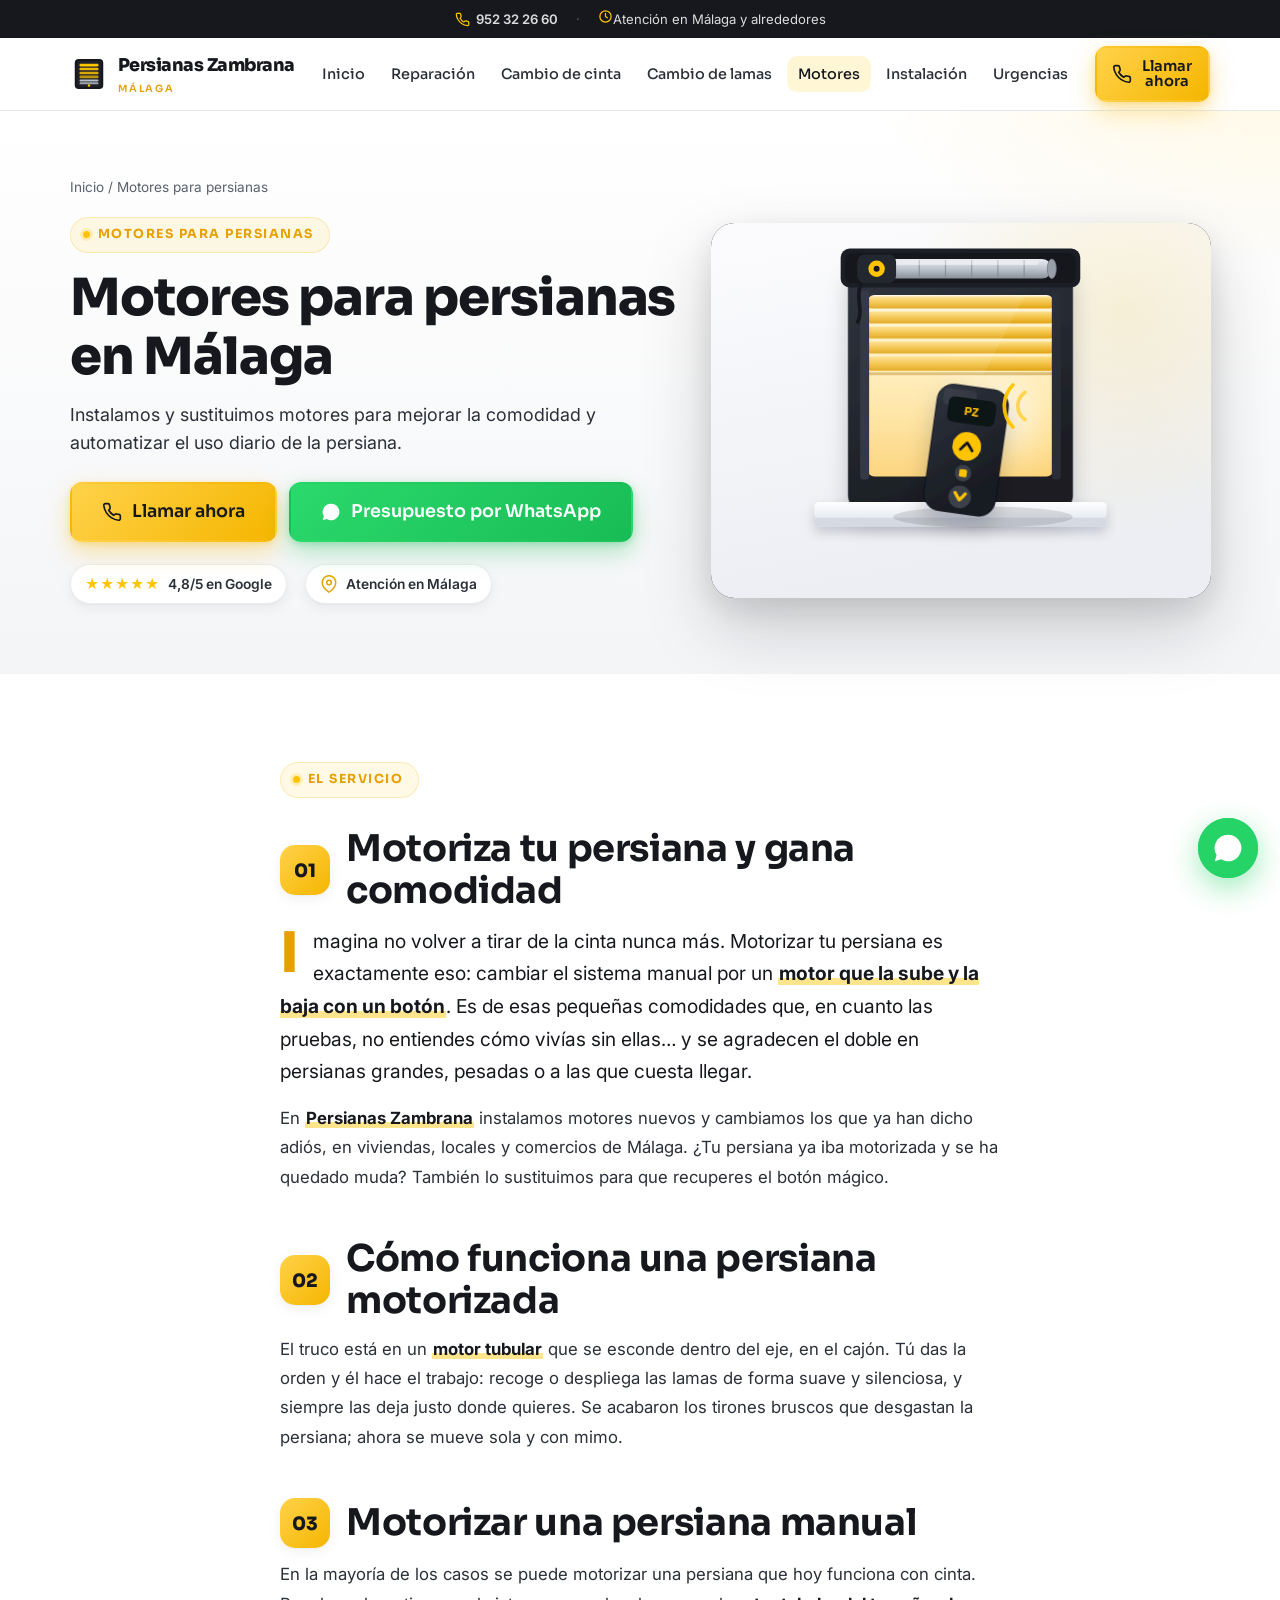
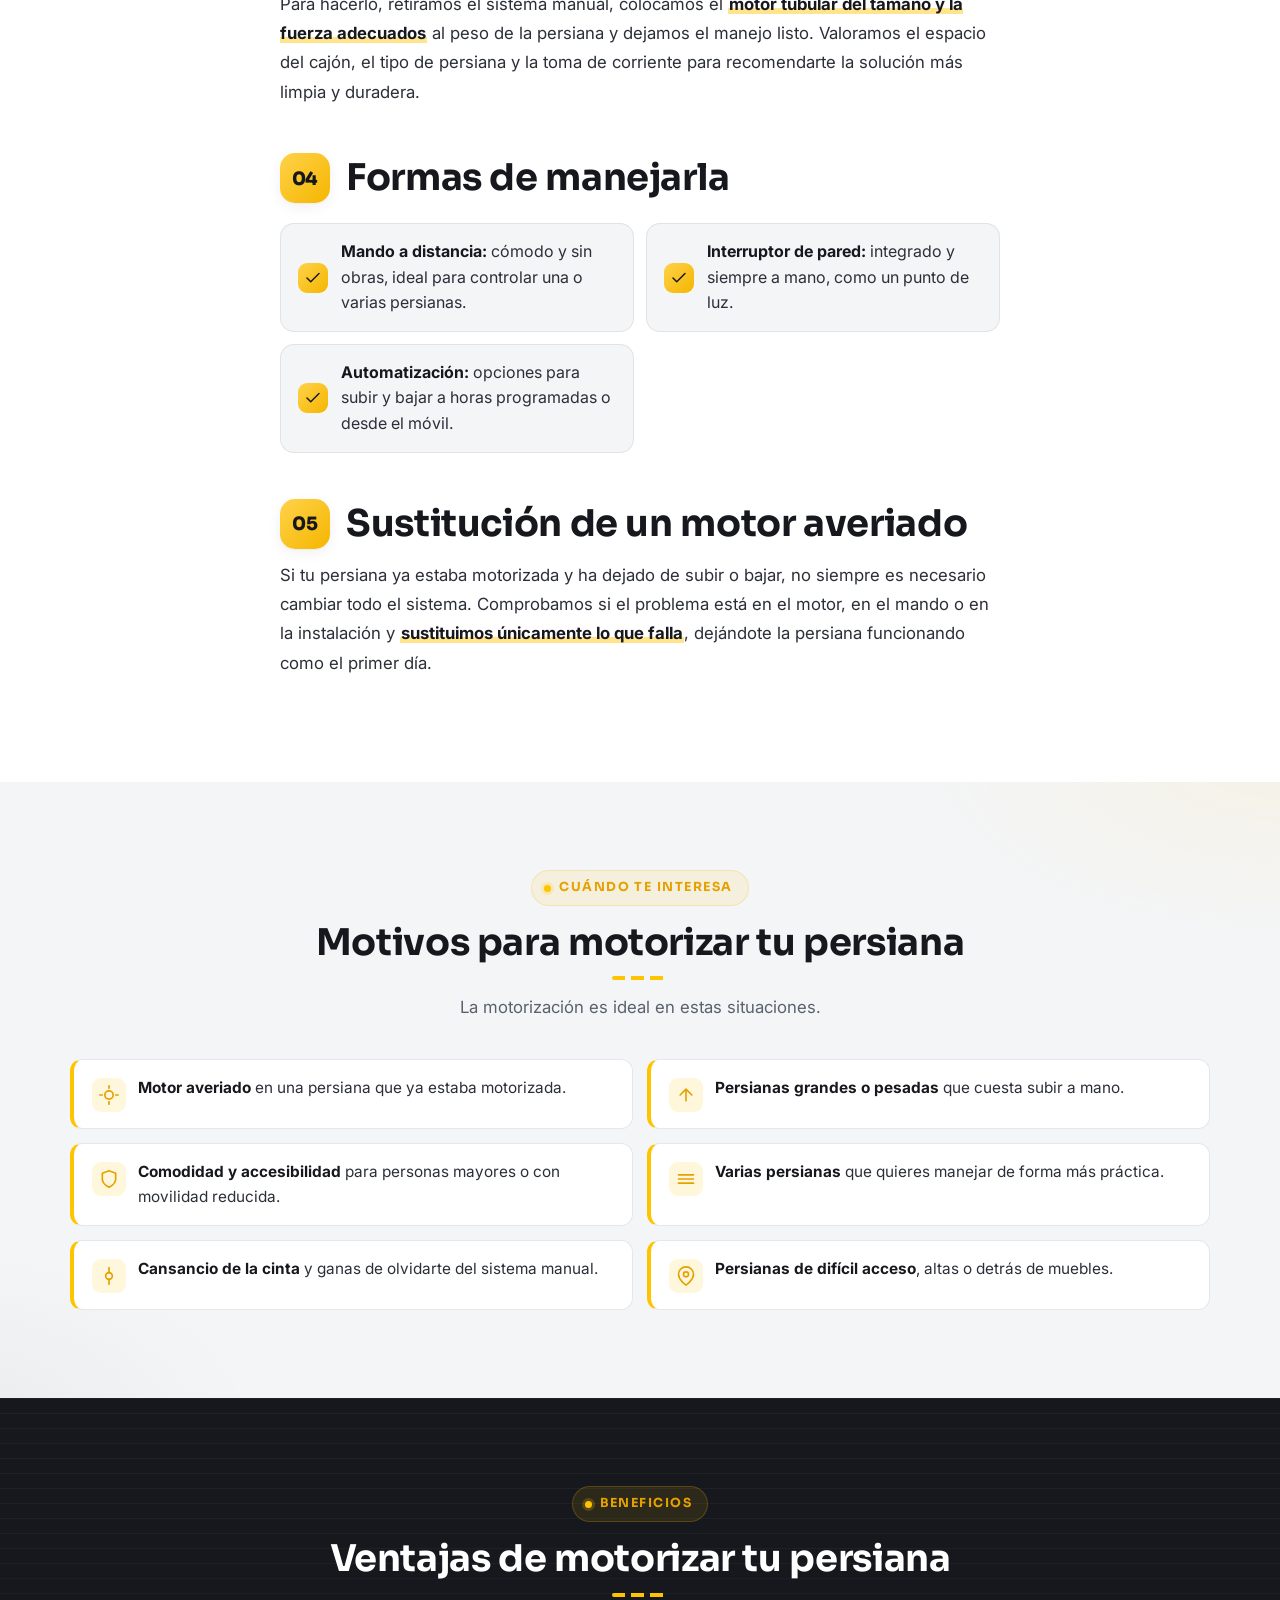
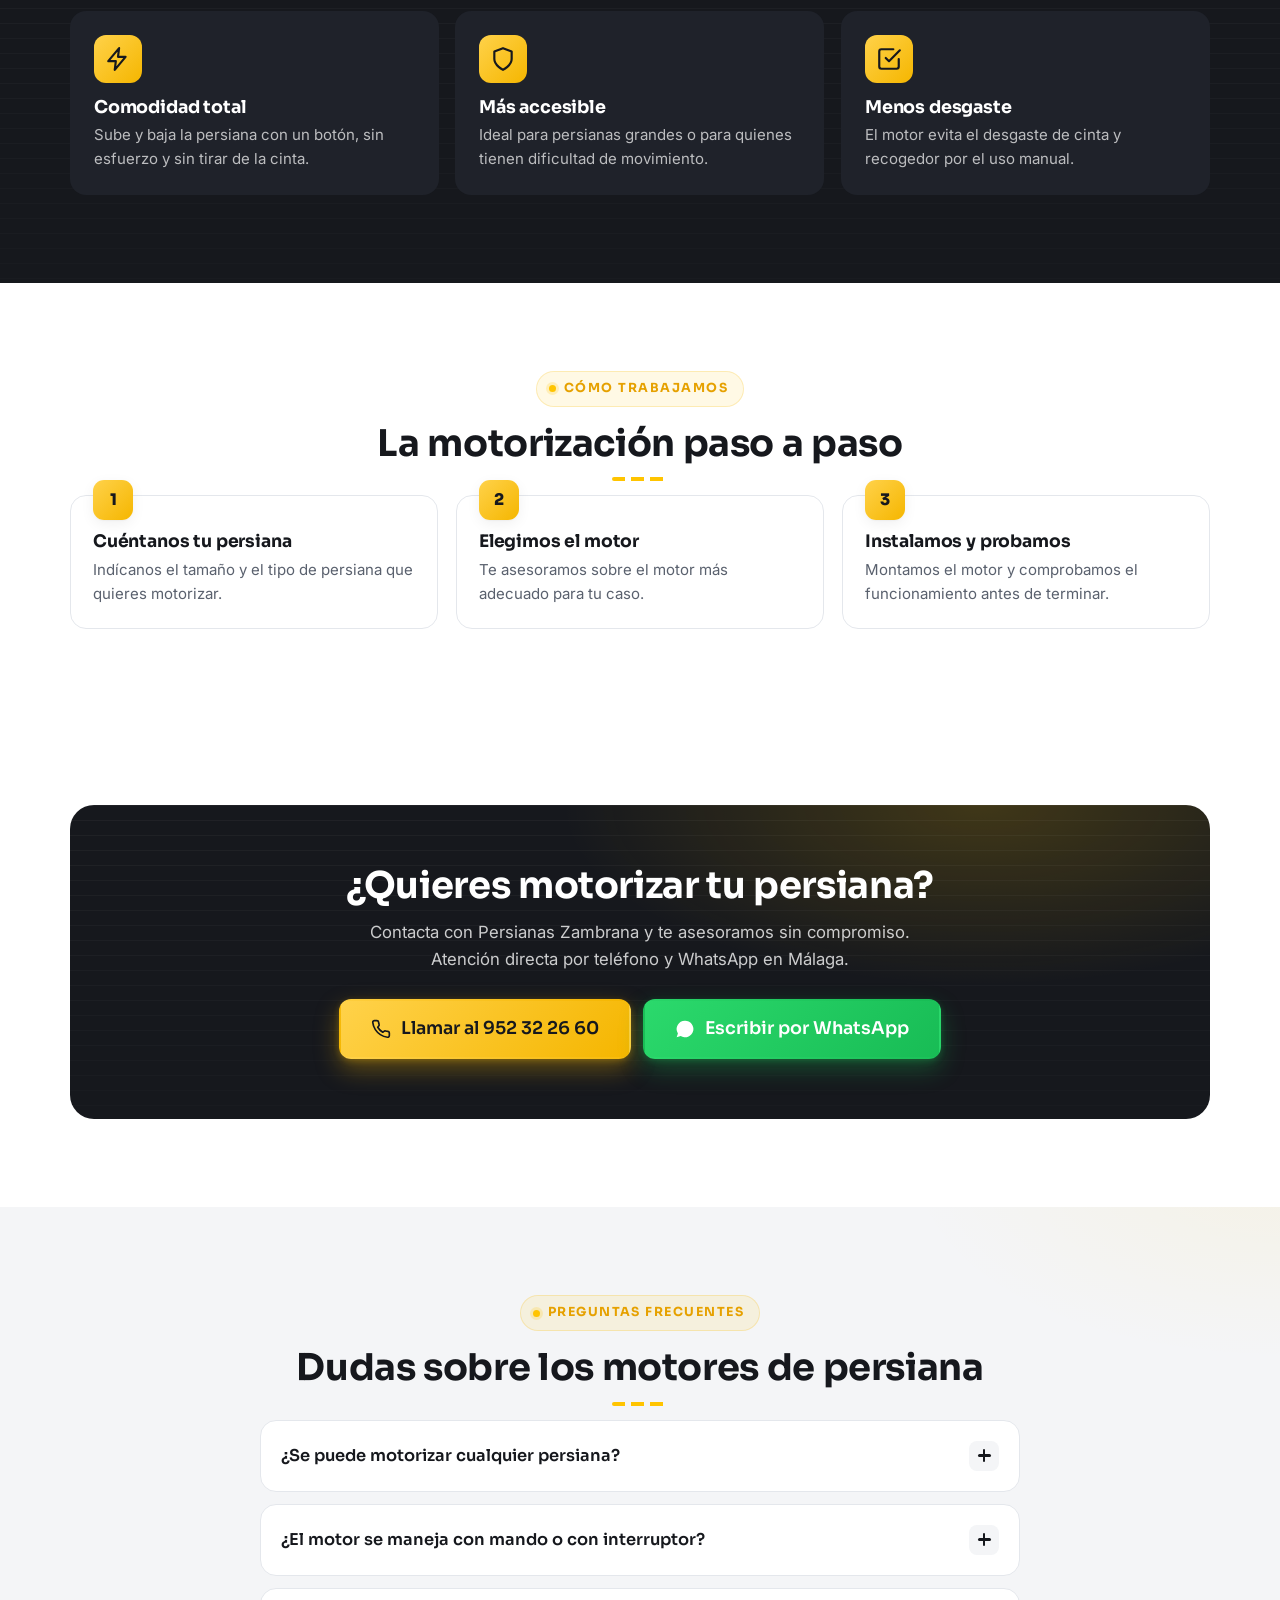
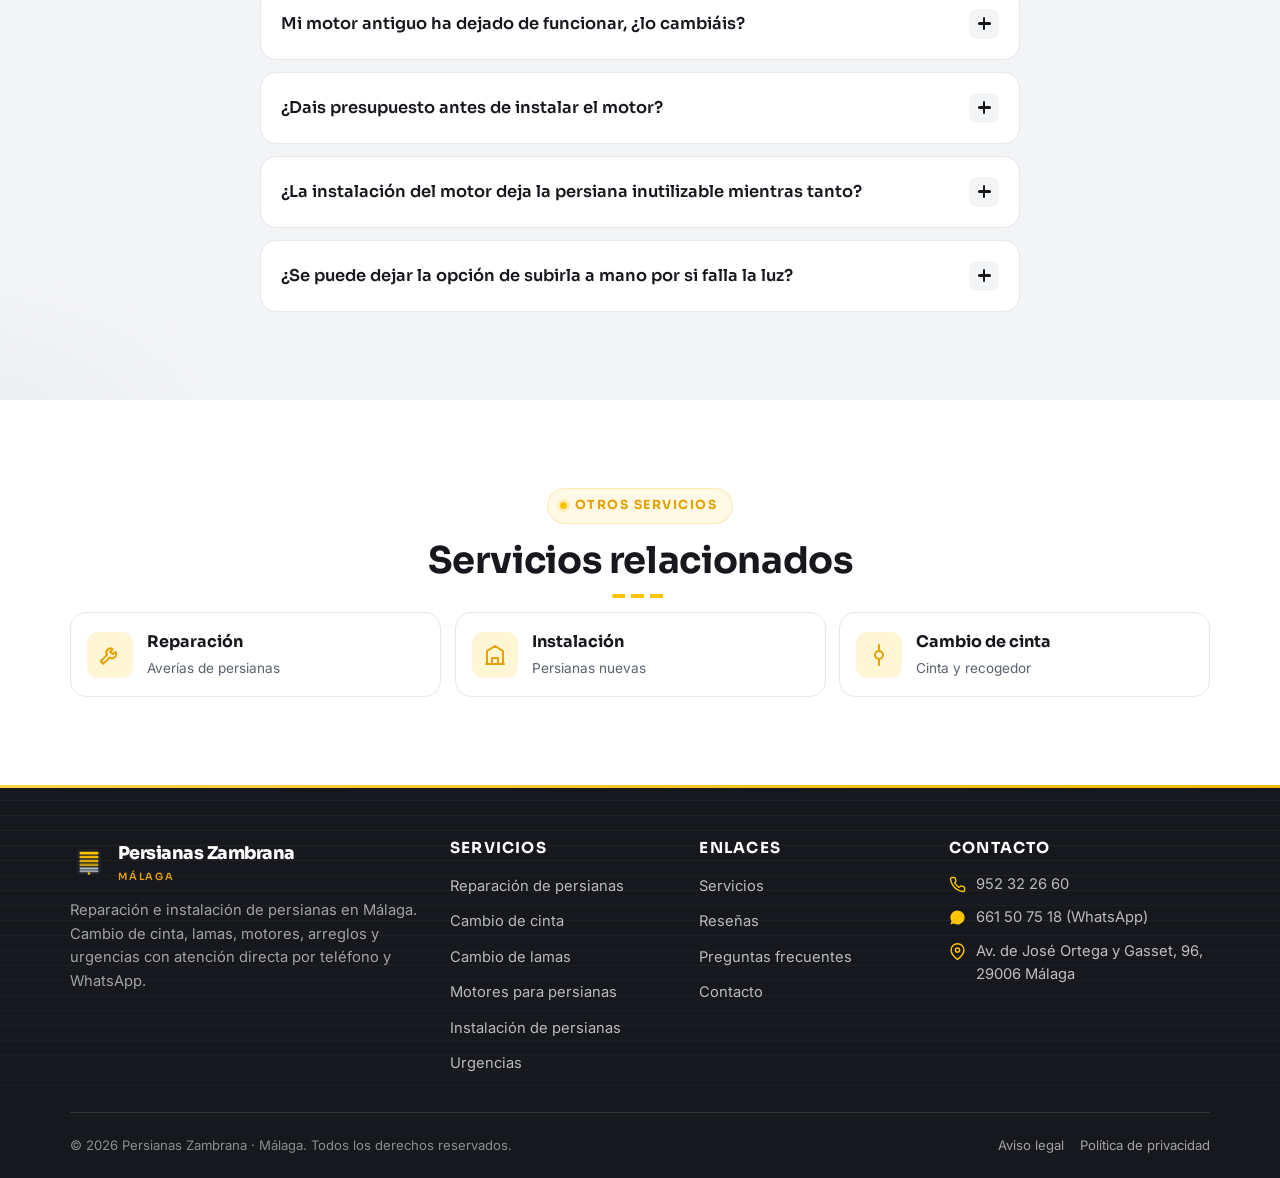
<file: motores-persianas-malaga.html>
<!DOCTYPE html>
<html lang="es">
<head>
  <meta charset="UTF-8">
  <meta name="viewport" content="width=device-width, initial-scale=1.0">

  <!-- ============ SEO ============ -->
  <title>Motores para persianas en Málaga | Persianas Zambrana</title>
  <meta name="description" content="Instalación y sustitución de motores para persianas en Málaga. Automatiza tu persiana y gana comodidad. Llama o pide presupuesto por WhatsApp.">
  <meta name="keywords" content="motor persiana Málaga, motorizar persiana Málaga, automatizar persiana Málaga, sustitución motor persiana Málaga">
  <link rel="canonical" href="./motores-persianas-malaga.html">
  <meta name="theme-color" content="#16181D">
  <meta property="og:type" content="website">
  <meta property="og:title" content="Motores para persianas en Málaga | Persianas Zambrana">
  <meta property="og:description" content="Instalación y sustitución de motores para persianas en Málaga. Automatiza tu persiana y gana comodidad.">
  <meta property="og:image" content="assets/motores.svg">
  <link rel="icon" type="image/svg+xml" href="assets/favicon.svg">
  <link rel="preconnect" href="https://fonts.googleapis.com">
  <link rel="preconnect" href="https://fonts.gstatic.com" crossorigin>
  <link href="https://fonts.googleapis.com/css2?family=Inter:wght@400;500;600&family=Sora:wght@500;600;700;800&display=swap" rel="stylesheet">
  <link rel="stylesheet" href="styles.css">
</head>
<body>

  <!-- TOPBAR -->
  <div class="topbar">
    <div class="contenedor">
      <a href="tel:952322660"><svg viewBox="0 0 24 24" fill="none" stroke="currentColor" stroke-width="2" stroke-linecap="round" stroke-linejoin="round"><path d="M22 16.9v3a2 2 0 0 1-2.2 2 19.8 19.8 0 0 1-8.6-3.1 19.5 19.5 0 0 1-6-6 19.8 19.8 0 0 1-3.1-8.7A2 2 0 0 1 4.1 2h3a2 2 0 0 1 2 1.7c.1.9.3 1.8.6 2.7a2 2 0 0 1-.5 2.1L8.1 9.9a16 16 0 0 0 6 6l1.4-1.1a2 2 0 0 1 2.1-.5c.9.3 1.8.5 2.7.6a2 2 0 0 1 1.7 2z"/></svg> 952 32 26 60</a>
      <span class="topbar-sep">·</span>
      <span class="topbar-horario"><svg viewBox="0 0 24 24" fill="none" stroke="currentColor" stroke-width="2" stroke-linecap="round" stroke-linejoin="round"><circle cx="12" cy="12" r="9"/><path d="M12 7v5l3 2"/></svg> Atención en Málaga y alrededores</span>
    </div>
  </div>

  <!-- HEADER -->
  <header class="site-header">
    <div class="contenedor">
      <nav class="nav" aria-label="Navegación principal">
        <a href="index.html" class="logo" aria-label="Persianas Zambrana - Inicio"><img src="assets/logo.svg" alt=""><span>Persianas Zambrana<small>Málaga</small></span></a>
        <ul class="nav-links" id="nav-links">
          <li><a href="index.html">Inicio</a></li>
          <li><a href="reparacion-persianas-malaga.html">Reparación</a></li>
          <li><a href="cambio-cinta-persianas-malaga.html">Cambio de cinta</a></li>
          <li><a href="cambio-lamas-persianas-malaga.html">Cambio de lamas</a></li>
          <li><a href="motores-persianas-malaga.html" class="activo">Motores</a></li>
          <li><a href="instalacion-persianas-malaga.html">Instalación</a></li>
          <li><a href="urgencias-persianas-malaga.html">Urgencias</a></li>
          <li class="nav-cta-movil">
            <a href="tel:952322660" class="btn btn-call">Llamar 952 32 26 60</a>
            <a href="https://wa.me/34661507518?text=Hola%2C%20he%20visto%20la%20web%20de%20Persianas%20Zambrana.%20Necesito%20presupuesto%20para%20el%20motor%20de%20una%20persiana%20en%20M%C3%A1laga.%20%C2%BFPod%C3%A9is%20ayudarme%3F" class="btn btn-wa" target="_blank" rel="noopener">WhatsApp</a>
          </li>
        </ul>
        <div class="nav-acciones">
          <a href="tel:952322660" class="btn btn-call btn-call-header"><svg viewBox="0 0 24 24" fill="none" stroke="currentColor" stroke-width="2" stroke-linecap="round" stroke-linejoin="round"><path d="M22 16.9v3a2 2 0 0 1-2.2 2 19.8 19.8 0 0 1-8.6-3.1 19.5 19.5 0 0 1-6-6 19.8 19.8 0 0 1-3.1-8.7A2 2 0 0 1 4.1 2h3a2 2 0 0 1 2 1.7c.1.9.3 1.8.6 2.7a2 2 0 0 1-.5 2.1L8.1 9.9a16 16 0 0 0 6 6l1.4-1.1a2 2 0 0 1 2.1-.5c.9.3 1.8.5 2.7.6a2 2 0 0 1 1.7 2z"/></svg> <span class="txt">Llamar ahora</span></a>
          <button class="nav-toggle" id="nav-toggle" aria-label="Abrir menú" aria-controls="nav-links" aria-expanded="false"><span></span><span></span><span></span></button>
        </div>
      </nav>
    </div>
  </header>

  <main>
    <!-- HERO -->
    <section class="servicio-hero">
      <div class="contenedor">
        <nav class="breadcrumb" aria-label="Ruta de navegación"><a href="index.html">Inicio</a> <span>/</span> Motores para persianas</nav>
        <div class="hero-grid" style="margin-top:18px">
          <div class="reveal">
            <span class="eyebrow">Motores para persianas</span>
            <h1>Motores para persianas en Málaga</h1>
            <p class="lead">Instalamos y sustituimos motores para mejorar la comodidad y automatizar el uso diario de la persiana.</p>
            <div class="cta-grupo">
              <a href="tel:952322660" class="btn btn-call btn-grande"><svg viewBox="0 0 24 24" fill="none" stroke="currentColor" stroke-width="2" stroke-linecap="round" stroke-linejoin="round"><path d="M22 16.9v3a2 2 0 0 1-2.2 2 19.8 19.8 0 0 1-8.6-3.1 19.5 19.5 0 0 1-6-6 19.8 19.8 0 0 1-3.1-8.7A2 2 0 0 1 4.1 2h3a2 2 0 0 1 2 1.7c.1.9.3 1.8.6 2.7a2 2 0 0 1-.5 2.1L8.1 9.9a16 16 0 0 0 6 6l1.4-1.1a2 2 0 0 1 2.1-.5c.9.3 1.8.5 2.7.6a2 2 0 0 1 1.7 2z"/></svg> Llamar ahora</a>
              <a href="https://wa.me/34661507518?text=Hola%2C%20he%20visto%20la%20web%20de%20Persianas%20Zambrana.%20Necesito%20presupuesto%20para%20el%20motor%20de%20una%20persiana%20en%20M%C3%A1laga.%20%C2%BFPod%C3%A9is%20ayudarme%3F" class="btn btn-wa btn-grande" target="_blank" rel="noopener"><svg viewBox="0 0 24 24" fill="currentColor"><path d="M17.5 14.4c-.3-.1-1.7-.8-1.9-.9-.3-.1-.5-.1-.7.1-.2.3-.7.9-.9 1.1-.2.2-.3.2-.6.1-.3-.1-1.2-.5-2.3-1.4-.9-.8-1.4-1.7-1.6-2-.2-.3 0-.5.1-.6.1-.1.3-.3.4-.5.1-.2.2-.3.3-.5.1-.2 0-.4 0-.5 0-.1-.7-1.6-.9-2.2-.2-.6-.5-.5-.7-.5h-.6c-.2 0-.5.1-.8.4-.3.3-1 1-1 2.5s1.1 2.9 1.2 3.1c.1.2 2.1 3.2 5.1 4.5.7.3 1.3.5 1.7.6.7.2 1.4.2 1.9.1.6-.1 1.7-.7 1.9-1.4.2-.7.2-1.2.2-1.4-.1-.1-.3-.2-.6-.3z"/><path d="M12 2a10 10 0 0 0-8.5 15.3L2 22l4.8-1.5A10 10 0 1 0 12 2z"/></svg> Presupuesto por WhatsApp</a>
            </div>
            <div class="mini-badges">
              <span class="badge"><span class="estrellas">★★★★★</span> 4,8/5 en Google</span>
              <span class="badge"><svg viewBox="0 0 24 24" fill="none" stroke="currentColor" stroke-width="2" stroke-linecap="round" stroke-linejoin="round"><path d="M21 10c0 7-9 13-9 13s-9-6-9-13a9 9 0 0 1 18 0z"/><circle cx="12" cy="10" r="3"/></svg> Atención en Málaga</span>
            </div>
          </div>
          <div class="hero-media reveal d1">
            <!-- Imagen IA relevante al servicio. Sustituir por foto real cuando esté disponible. -->
            <img src="assets/motores.svg" alt="Instalación de un motor tubular y mando para automatizar una persiana en Málaga" width="800" height="500">
          </div>
        </div>
      </div>
    </section>

    <!-- EXPLICACIÓN -->
    <section class="section">
      <div class="contenedor prosa reveal" style="margin-inline:auto">
        <span class="eyebrow">El servicio</span>
        <h2>Motoriza tu persiana y gana comodidad</h2>
        <p>Imagina no volver a tirar de la cinta nunca más. Motorizar tu persiana es exactamente eso: cambiar el sistema manual por un <b>motor que la sube y la baja con un botón</b>. Es de esas pequeñas comodidades que, en cuanto las pruebas, no entiendes cómo vivías sin ellas… y se agradecen el doble en persianas grandes, pesadas o a las que cuesta llegar.</p>
        <p>En <b>Persianas Zambrana</b> instalamos motores nuevos y cambiamos los que ya han dicho adiós, en viviendas, locales y comercios de Málaga. ¿Tu persiana ya iba motorizada y se ha quedado muda? También lo sustituimos para que recuperes el botón mágico.</p>

        <h2>Cómo funciona una persiana motorizada</h2>
        <p>El truco está en un <b>motor tubular</b> que se esconde dentro del eje, en el cajón. Tú das la orden y él hace el trabajo: recoge o despliega las lamas de forma suave y silenciosa, y siempre las deja justo donde quieres. Se acabaron los tirones bruscos que desgastan la persiana; ahora se mueve sola y con mimo.</p>

        <h2>Motorizar una persiana manual</h2>
        <p>En la mayoría de los casos se puede motorizar una persiana que hoy funciona con cinta. Para hacerlo, retiramos el sistema manual, colocamos el <b>motor tubular del tamaño y la fuerza adecuados</b> al peso de la persiana y dejamos el manejo listo. Valoramos el espacio del cajón, el tipo de persiana y la toma de corriente para recomendarte la solución más limpia y duradera.</p>

        <h2>Formas de manejarla</h2>
        <ul class="check">
          <li><svg viewBox="0 0 24 24" fill="none" stroke="currentColor" stroke-width="2" stroke-linecap="round" stroke-linejoin="round"><path d="M20 6 9 17l-5-5"/></svg> <span><b>Mando a distancia:</b> cómodo y sin obras, ideal para controlar una o varias persianas.</span></li>
          <li><svg viewBox="0 0 24 24" fill="none" stroke="currentColor" stroke-width="2" stroke-linecap="round" stroke-linejoin="round"><path d="M20 6 9 17l-5-5"/></svg> <span><b>Interruptor de pared:</b> integrado y siempre a mano, como un punto de luz.</span></li>
          <li><svg viewBox="0 0 24 24" fill="none" stroke="currentColor" stroke-width="2" stroke-linecap="round" stroke-linejoin="round"><path d="M20 6 9 17l-5-5"/></svg> <span><b>Automatización:</b> opciones para subir y bajar a horas programadas o desde el móvil.</span></li>
        </ul>

        <h2>Sustitución de un motor averiado</h2>
        <p>Si tu persiana ya estaba motorizada y ha dejado de subir o bajar, no siempre es necesario cambiar todo el sistema. Comprobamos si el problema está en el motor, en el mando o en la instalación y <b>sustituimos únicamente lo que falla</b>, dejándote la persiana funcionando como el primer día.</p>
      </div>
    </section>

    <!-- PROBLEMAS -->
    <section class="section section--gris">
      <div class="contenedor">
        <div class="text-center"><span class="eyebrow">Cuándo te interesa</span><h2 class="seccion-titulo">Motivos para motorizar tu persiana</h2><p class="seccion-intro">La motorización es ideal en estas situaciones.</p></div>
        <div class="problemas-grid">
          <div class="problema reveal"><svg viewBox="0 0 24 24" fill="none" stroke="currentColor" stroke-width="2" stroke-linecap="round" stroke-linejoin="round"><circle cx="12" cy="12" r="5"/><path d="M12 1v3M12 20v3M4 12H1M23 12h-3"/></svg><p><b>Motor averiado</b> en una persiana que ya estaba motorizada.</p></div>
          <div class="problema reveal d1"><svg viewBox="0 0 24 24" fill="none" stroke="currentColor" stroke-width="2" stroke-linecap="round" stroke-linejoin="round"><path d="M12 19V5M5 12l7-7 7 7"/></svg><p><b>Persianas grandes o pesadas</b> que cuesta subir a mano.</p></div>
          <div class="problema reveal d2"><svg viewBox="0 0 24 24" fill="none" stroke="currentColor" stroke-width="2" stroke-linecap="round" stroke-linejoin="round"><path d="M12 22s8-4 8-10V5l-8-3-8 3v7c0 6 8 10 8 10z"/></svg><p><b>Comodidad y accesibilidad</b> para personas mayores o con movilidad reducida.</p></div>
          <div class="problema reveal"><svg viewBox="0 0 24 24" fill="none" stroke="currentColor" stroke-width="2" stroke-linecap="round" stroke-linejoin="round"><path d="M3 7h18M3 12h18M3 17h18"/></svg><p><b>Varias persianas</b> que quieres manejar de forma más práctica.</p></div>
          <div class="problema reveal d1"><svg viewBox="0 0 24 24" fill="none" stroke="currentColor" stroke-width="2" stroke-linecap="round" stroke-linejoin="round"><path d="M12 2v6M12 16v6"/><circle cx="12" cy="12" r="4"/></svg><p><b>Cansancio de la cinta</b> y ganas de olvidarte del sistema manual.</p></div>
          <div class="problema reveal d2"><svg viewBox="0 0 24 24" fill="none" stroke="currentColor" stroke-width="2" stroke-linecap="round" stroke-linejoin="round"><path d="M21 10c0 7-9 13-9 13s-9-6-9-13a9 9 0 0 1 18 0z"/><circle cx="12" cy="10" r="3"/></svg><p><b>Persianas de difícil acceso</b>, altas o detrás de muebles.</p></div>
        </div>
      </div>
    </section>

    <!-- BENEFICIOS -->
    <section class="section section--oscura">
      <div class="contenedor">
        <div class="text-center"><span class="eyebrow">Beneficios</span><h2 class="seccion-titulo">Ventajas de motorizar tu persiana</h2></div>
        <div class="beneficios-grid">
          <div class="beneficio reveal"><span class="ico"><svg viewBox="0 0 24 24" fill="none" stroke="currentColor" stroke-width="2" stroke-linecap="round" stroke-linejoin="round"><path d="m13 2-10 12h7l-1 8 10-12h-7l1-8z"/></svg></span><h3>Comodidad total</h3><p>Sube y baja la persiana con un botón, sin esfuerzo y sin tirar de la cinta.</p></div>
          <div class="beneficio reveal d1"><span class="ico"><svg viewBox="0 0 24 24" fill="none" stroke="currentColor" stroke-width="2" stroke-linecap="round" stroke-linejoin="round"><path d="M12 22s8-4 8-10V5l-8-3-8 3v7c0 6 8 10 8 10z"/></svg></span><h3>Más accesible</h3><p>Ideal para persianas grandes o para quienes tienen dificultad de movimiento.</p></div>
          <div class="beneficio reveal d2"><span class="ico"><svg viewBox="0 0 24 24" fill="none" stroke="currentColor" stroke-width="2" stroke-linecap="round" stroke-linejoin="round"><path d="M9 11l3 3L22 4"/><path d="M21 12v7a2 2 0 0 1-2 2H5a2 2 0 0 1-2-2V5a2 2 0 0 1 2-2h11"/></svg></span><h3>Menos desgaste</h3><p>El motor evita el desgaste de cinta y recogedor por el uso manual.</p></div>
        </div>
      </div>
    </section>

    <!-- PROCESO -->
    <section class="section">
      <div class="contenedor">
        <div class="text-center"><span class="eyebrow">Cómo trabajamos</span><h2 class="seccion-titulo">La motorización paso a paso</h2></div>
        <div class="pasos">
          <div class="paso reveal"><h3>Cuéntanos tu persiana</h3><p>Indícanos el tamaño y el tipo de persiana que quieres motorizar.</p></div>
          <div class="paso reveal d1"><h3>Elegimos el motor</h3><p>Te asesoramos sobre el motor más adecuado para tu caso.</p></div>
          <div class="paso reveal d2"><h3>Instalamos y probamos</h3><p>Montamos el motor y comprobamos el funcionamiento antes de terminar.</p></div>
        </div>
      </div>
    </section>

    <!-- CTA FUERTE -->
    <section class="section">
      <div class="contenedor">
        <div class="cta-fuerte reveal">
          <h2>¿Quieres motorizar tu persiana?</h2>
          <p>Contacta con Persianas Zambrana y te asesoramos sin compromiso. Atención directa por teléfono y WhatsApp en Málaga.</p>
          <div class="cta-grupo">
            <a href="tel:952322660" class="btn btn-call btn-grande"><svg viewBox="0 0 24 24" fill="none" stroke="currentColor" stroke-width="2" stroke-linecap="round" stroke-linejoin="round"><path d="M22 16.9v3a2 2 0 0 1-2.2 2 19.8 19.8 0 0 1-8.6-3.1 19.5 19.5 0 0 1-6-6 19.8 19.8 0 0 1-3.1-8.7A2 2 0 0 1 4.1 2h3a2 2 0 0 1 2 1.7c.1.9.3 1.8.6 2.7a2 2 0 0 1-.5 2.1L8.1 9.9a16 16 0 0 0 6 6l1.4-1.1a2 2 0 0 1 2.1-.5c.9.3 1.8.5 2.7.6a2 2 0 0 1 1.7 2z"/></svg> Llamar al 952 32 26 60</a>
            <a href="https://wa.me/34661507518?text=Hola%2C%20he%20visto%20la%20web%20de%20Persianas%20Zambrana.%20Necesito%20presupuesto%20para%20el%20motor%20de%20una%20persiana%20en%20M%C3%A1laga.%20%C2%BFPod%C3%A9is%20ayudarme%3F" class="btn btn-wa btn-grande" target="_blank" rel="noopener"><svg viewBox="0 0 24 24" fill="currentColor"><path d="M17.5 14.4c-.3-.1-1.7-.8-1.9-.9-.3-.1-.5-.1-.7.1-.2.3-.7.9-.9 1.1-.2.2-.3.2-.6.1-.3-.1-1.2-.5-2.3-1.4-.9-.8-1.4-1.7-1.6-2-.2-.3 0-.5.1-.6.1-.1.3-.3.4-.5.1-.2.2-.3.3-.5.1-.2 0-.4 0-.5 0-.1-.7-1.6-.9-2.2-.2-.6-.5-.5-.7-.5h-.6c-.2 0-.5.1-.8.4-.3.3-1 1-1 2.5s1.1 2.9 1.2 3.1c.1.2 2.1 3.2 5.1 4.5.7.3 1.3.5 1.7.6.7.2 1.4.2 1.9.1.6-.1 1.7-.7 1.9-1.4.2-.7.2-1.2.2-1.4-.1-.1-.3-.2-.6-.3z"/><path d="M12 2a10 10 0 0 0-8.5 15.3L2 22l4.8-1.5A10 10 0 1 0 12 2z"/></svg> Escribir por WhatsApp</a>
          </div>
        </div>
      </div>
    </section>

    <!-- FAQ -->
    <section class="section section--gris">
      <div class="contenedor">
        <div class="text-center"><span class="eyebrow">Preguntas frecuentes</span><h2 class="seccion-titulo">Dudas sobre los motores de persiana</h2></div>
        <div class="faq-lista">
          <div class="faq-item"><button class="faq-pregunta">¿Se puede motorizar cualquier persiana? <span class="mas"></span></button><div class="faq-respuesta"><p>La mayoría de persianas habituales se pueden motorizar. Depende del tamaño, el peso y el espacio del cajón. Cuéntanos tu caso y te lo confirmamos.</p></div></div>
          <div class="faq-item"><button class="faq-pregunta">¿El motor se maneja con mando o con interruptor? <span class="mas"></span></button><div class="faq-respuesta"><p>Existen ambas opciones. Te asesoramos sobre la más práctica según tu instalación y tus preferencias.</p></div></div>
          <div class="faq-item"><button class="faq-pregunta">Mi motor antiguo ha dejado de funcionar, ¿lo cambiáis? <span class="mas"></span></button><div class="faq-respuesta"><p>Sí, sustituimos motores averiados para que la persiana vuelva a funcionar de forma automática.</p></div></div>
          <div class="faq-item"><button class="faq-pregunta">¿Dais presupuesto antes de instalar el motor? <span class="mas"></span></button><div class="faq-respuesta"><p>Sí, valoramos tu persiana y te indicamos la solución y el motor recomendado antes de instalar.</p></div></div>
          <div class="faq-item"><button class="faq-pregunta">¿La instalación del motor deja la persiana inutilizable mientras tanto? <span class="mas"></span></button><div class="faq-respuesta"><p>No. La motorización se realiza en la propia visita y, al terminar, la persiana queda lista para usar con su nuevo sistema. Coordinamos contigo un horario que te resulte cómodo.</p></div></div>
          <div class="faq-item"><button class="faq-pregunta">¿Se puede dejar la opción de subirla a mano por si falla la luz? <span class="mas"></span></button><div class="faq-respuesta"><p>Existen motores y accesorios pensados para estos casos. Coméntanos tu necesidad y te explicamos las opciones disponibles para tu tipo de persiana.</p></div></div>
        </div>
      </div>
    </section>

    <!-- RELACIONADOS -->
    <section class="section">
      <div class="contenedor">
        <div class="text-center"><span class="eyebrow">Otros servicios</span><h2 class="seccion-titulo">Servicios relacionados</h2></div>
        <div class="relacionados-grid">
          <a class="relacionado reveal" href="reparacion-persianas-malaga.html"><span class="ico"><svg viewBox="0 0 24 24" fill="none" stroke="currentColor" stroke-width="2" stroke-linecap="round" stroke-linejoin="round"><path d="M14.7 6.3a4 4 0 0 0-5.6 5.6l-6.4 6.4 2.6 2.6 6.4-6.4a4 4 0 0 0 5.6-5.6l-2.4 2.4-2.6-2.6z"/></svg></span><div><b>Reparación</b><small>Averías de persianas</small></div><span class="flecha"><svg viewBox="0 0 24 24" fill="none" stroke="currentColor" stroke-width="2" stroke-linecap="round" stroke-linejoin="round"><path d="M5 12h14M13 6l6 6-6 6"/></svg></span></a>
          <a class="relacionado reveal d1" href="instalacion-persianas-malaga.html"><span class="ico"><svg viewBox="0 0 24 24" fill="none" stroke="currentColor" stroke-width="2" stroke-linecap="round" stroke-linejoin="round"><path d="M3 21h18M4 21V8l8-5 8 5v13M9 21v-6h6v6"/></svg></span><div><b>Instalación</b><small>Persianas nuevas</small></div><span class="flecha"><svg viewBox="0 0 24 24" fill="none" stroke="currentColor" stroke-width="2" stroke-linecap="round" stroke-linejoin="round"><path d="M5 12h14M13 6l6 6-6 6"/></svg></span></a>
          <a class="relacionado reveal d2" href="cambio-cinta-persianas-malaga.html"><span class="ico"><svg viewBox="0 0 24 24" fill="none" stroke="currentColor" stroke-width="2" stroke-linecap="round" stroke-linejoin="round"><path d="M12 2v6M12 16v6"/><circle cx="12" cy="12" r="4"/></svg></span><div><b>Cambio de cinta</b><small>Cinta y recogedor</small></div><span class="flecha"><svg viewBox="0 0 24 24" fill="none" stroke="currentColor" stroke-width="2" stroke-linecap="round" stroke-linejoin="round"><path d="M5 12h14M13 6l6 6-6 6"/></svg></span></a>
        </div>
      </div>
    </section>
  </main>

  <!-- FOOTER -->
  <footer class="site-footer">
    <div class="contenedor">
      <div class="footer-grid">
        <div class="footer-col">
          <a href="index.html" class="logo"><img src="assets/logo.svg" alt=""><span>Persianas Zambrana<small>Málaga</small></span></a>
          <p>Reparación e instalación de persianas en Málaga. Cambio de cinta, lamas, motores, arreglos y urgencias con atención directa por teléfono y WhatsApp.</p>
        </div>
        <div class="footer-col"><h4>Servicios</h4><ul>
          <li><a href="reparacion-persianas-malaga.html">Reparación de persianas</a></li>
          <li><a href="cambio-cinta-persianas-malaga.html">Cambio de cinta</a></li>
          <li><a href="cambio-lamas-persianas-malaga.html">Cambio de lamas</a></li>
          <li><a href="motores-persianas-malaga.html">Motores para persianas</a></li>
          <li><a href="instalacion-persianas-malaga.html">Instalación de persianas</a></li>
          <li><a href="urgencias-persianas-malaga.html">Urgencias</a></li>
        </ul></div>
        <div class="footer-col"><h4>Enlaces</h4><ul>
          <li><a href="index.html#servicios">Servicios</a></li>
          <li><a href="index.html#resenas">Reseñas</a></li>
          <li><a href="index.html#faq">Preguntas frecuentes</a></li>
          <li><a href="index.html#contacto">Contacto</a></li>
        </ul></div>
        <div class="footer-col"><h4>Contacto</h4><ul class="footer-contacto">
          <li><svg viewBox="0 0 24 24" fill="none" stroke="currentColor" stroke-width="2" stroke-linecap="round" stroke-linejoin="round"><path d="M22 16.9v3a2 2 0 0 1-2.2 2 19.8 19.8 0 0 1-8.6-3.1 19.5 19.5 0 0 1-6-6 19.8 19.8 0 0 1-3.1-8.7A2 2 0 0 1 4.1 2h3a2 2 0 0 1 2 1.7c.1.9.3 1.8.6 2.7a2 2 0 0 1-.5 2.1L8.1 9.9a16 16 0 0 0 6 6l1.4-1.1a2 2 0 0 1 2.1-.5c.9.3 1.8.5 2.7.6a2 2 0 0 1 1.7 2z"/></svg> <a href="tel:952322660">952 32 26 60</a></li>
          <li><svg viewBox="0 0 24 24" fill="currentColor"><path d="M12 2a10 10 0 0 0-8.5 15.3L2 22l4.8-1.5A10 10 0 1 0 12 2z"/></svg> <a href="https://wa.me/34661507518" target="_blank" rel="noopener">661 50 75 18 (WhatsApp)</a></li>
          <li><svg viewBox="0 0 24 24" fill="none" stroke="currentColor" stroke-width="2" stroke-linecap="round" stroke-linejoin="round"><path d="M21 10c0 7-9 13-9 13s-9-6-9-13a9 9 0 0 1 18 0z"/><circle cx="12" cy="10" r="3"/></svg> Av. de José Ortega y Gasset, 96, 29006 Málaga</li>
        </ul></div>
      </div>
      <div class="footer-bottom">
        <span>© <span data-anio>2026</span> Persianas Zambrana · Málaga. Todos los derechos reservados.</span>
        <span class="legal"><a href="aviso-legal.html">Aviso legal</a><a href="politica-privacidad.html">Política de privacidad</a></span>
      </div>
    </div>
  </footer>

  <!-- CTA FLOTANTE -->
  <div class="cta-flotante">
    <a href="tel:952322660" class="fl-call"><svg viewBox="0 0 24 24" fill="none" stroke="currentColor" stroke-width="2" stroke-linecap="round" stroke-linejoin="round"><path d="M22 16.9v3a2 2 0 0 1-2.2 2 19.8 19.8 0 0 1-8.6-3.1 19.5 19.5 0 0 1-6-6 19.8 19.8 0 0 1-3.1-8.7A2 2 0 0 1 4.1 2h3a2 2 0 0 1 2 1.7c.1.9.3 1.8.6 2.7a2 2 0 0 1-.5 2.1L8.1 9.9a16 16 0 0 0 6 6l1.4-1.1a2 2 0 0 1 2.1-.5c.9.3 1.8.5 2.7.6a2 2 0 0 1 1.7 2z"/></svg> Llamar</a>
    <a href="https://wa.me/34661507518?text=Hola%2C%20he%20visto%20la%20web%20de%20Persianas%20Zambrana.%20Necesito%20presupuesto%20para%20el%20motor%20de%20una%20persiana%20en%20M%C3%A1laga.%20%C2%BFPod%C3%A9is%20ayudarme%3F" class="fl-wa" target="_blank" rel="noopener"><svg viewBox="0 0 24 24" fill="currentColor"><path d="M17.5 14.4c-.3-.1-1.7-.8-1.9-.9-.3-.1-.5-.1-.7.1-.2.3-.7.9-.9 1.1-.2.2-.3.2-.6.1-.3-.1-1.2-.5-2.3-1.4-.9-.8-1.4-1.7-1.6-2-.2-.3 0-.5.1-.6.1-.1.3-.3.4-.5.1-.2.2-.3.3-.5.1-.2 0-.4 0-.5 0-.1-.7-1.6-.9-2.2-.2-.6-.5-.5-.7-.5h-.6c-.2 0-.5.1-.8.4-.3.3-1 1-1 2.5s1.1 2.9 1.2 3.1c.1.2 2.1 3.2 5.1 4.5.7.3 1.3.5 1.7.6.7.2 1.4.2 1.9.1.6-.1 1.7-.7 1.9-1.4.2-.7.2-1.2.2-1.4-.1-.1-.3-.2-.6-.3z"/><path d="M12 2a10 10 0 0 0-8.5 15.3L2 22l4.8-1.5A10 10 0 1 0 12 2z"/></svg> WhatsApp</a>
  </div>
  <a href="https://wa.me/34661507518?text=Hola%2C%20he%20visto%20la%20web%20de%20Persianas%20Zambrana.%20Necesito%20presupuesto%20para%20el%20motor%20de%20una%20persiana%20en%20M%C3%A1laga.%20%C2%BFPod%C3%A9is%20ayudarme%3F" class="wa-burbuja" target="_blank" rel="noopener" aria-label="Contactar por WhatsApp"><svg viewBox="0 0 24 24" fill="currentColor"><path d="M17.5 14.4c-.3-.1-1.7-.8-1.9-.9-.3-.1-.5-.1-.7.1-.2.3-.7.9-.9 1.1-.2.2-.3.2-.6.1-.3-.1-1.2-.5-2.3-1.4-.9-.8-1.4-1.7-1.6-2-.2-.3 0-.5.1-.6.1-.1.3-.3.4-.5.1-.2.2-.3.3-.5.1-.2 0-.4 0-.5 0-.1-.7-1.6-.9-2.2-.2-.6-.5-.5-.7-.5h-.6c-.2 0-.5.1-.8.4-.3.3-1 1-1 2.5s1.1 2.9 1.2 3.1c.1.2 2.1 3.2 5.1 4.5.7.3 1.3.5 1.7.6.7.2 1.4.2 1.9.1.6-.1 1.7-.7 1.9-1.4.2-.7.2-1.2.2-1.4-.1-.1-.3-.2-.6-.3z"/><path d="M12 2a10 10 0 0 0-8.5 15.3L2 22l4.8-1.5A10 10 0 1 0 12 2z"/></svg></a>

  <script src="script.js"></script>
</body>
</html>
</file>
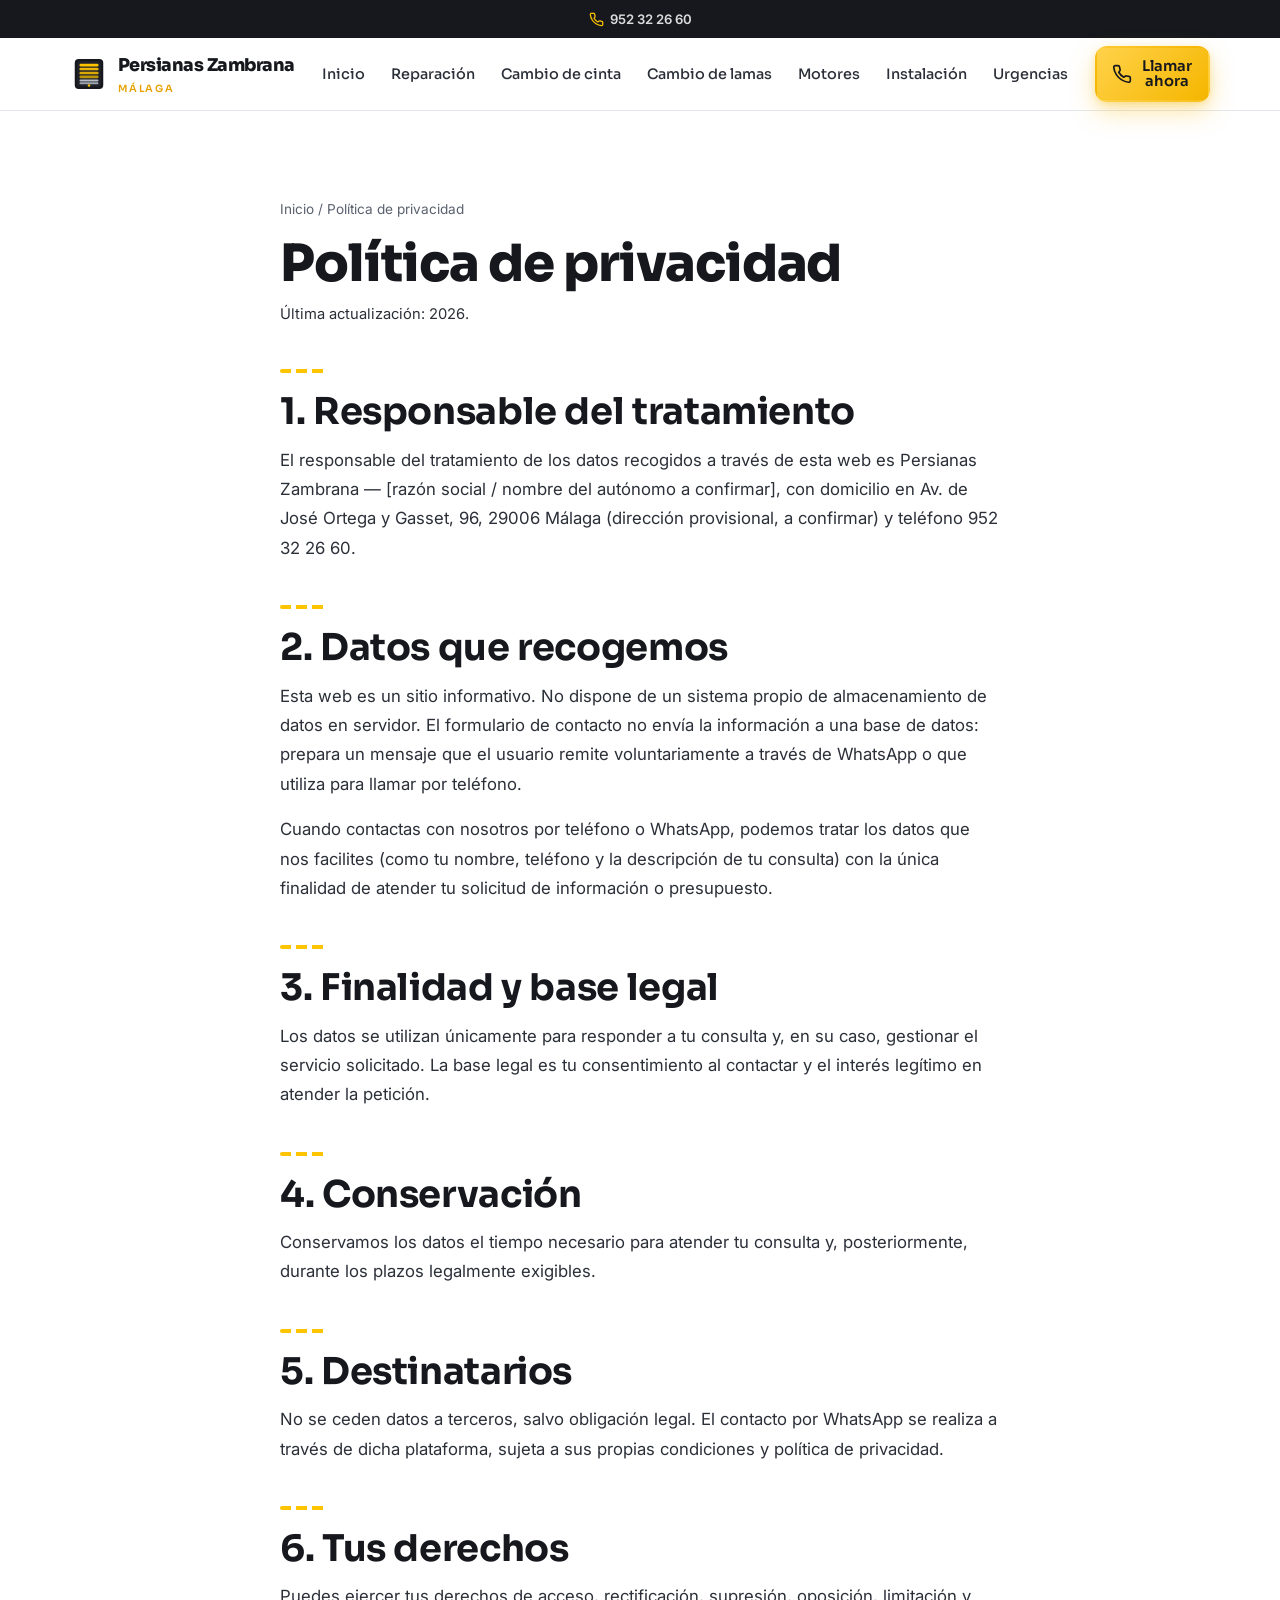
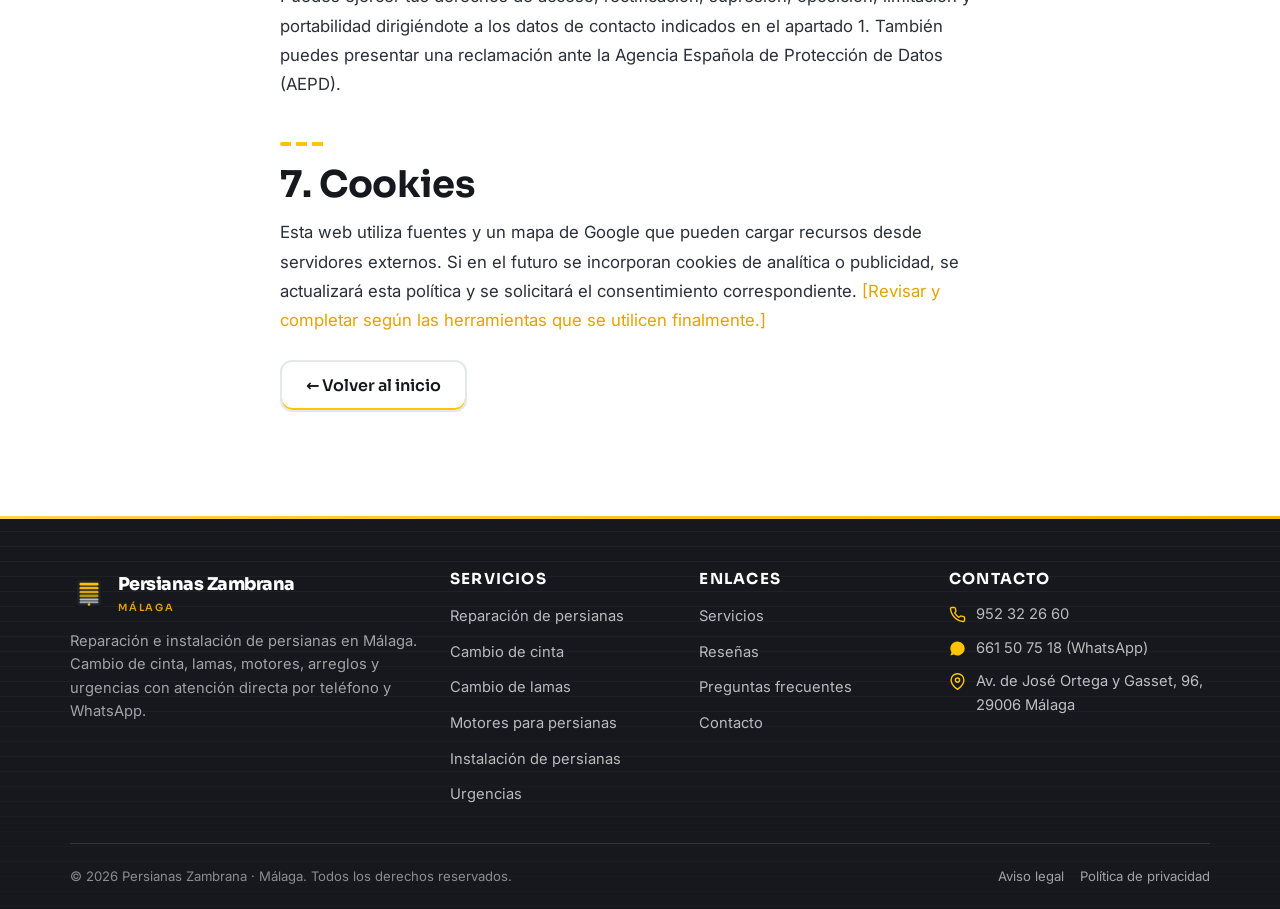
<file: politica-privacidad.html>
<!DOCTYPE html>
<html lang="es">
<head>
  <meta charset="UTF-8">
  <meta name="viewport" content="width=device-width, initial-scale=1.0">
  <title>Política de privacidad | Persianas Zambrana Málaga</title>
  <meta name="description" content="Política de privacidad de Persianas Zambrana, servicio de reparación e instalación de persianas en Málaga.">
  <meta name="robots" content="noindex, follow">
  <link rel="icon" type="image/svg+xml" href="assets/favicon.svg">
  <link rel="preconnect" href="https://fonts.googleapis.com">
  <link rel="preconnect" href="https://fonts.gstatic.com" crossorigin>
  <link href="https://fonts.googleapis.com/css2?family=Inter:wght@400;500;600&family=Sora:wght@500;600;700;800&display=swap" rel="stylesheet">
  <link rel="stylesheet" href="styles.css">
</head>
<body>

  <!-- TOPBAR -->
  <div class="topbar">
    <div class="contenedor">
      <a href="tel:952322660"><svg viewBox="0 0 24 24" fill="none" stroke="currentColor" stroke-width="2" stroke-linecap="round" stroke-linejoin="round"><path d="M22 16.9v3a2 2 0 0 1-2.2 2 19.8 19.8 0 0 1-8.6-3.1 19.5 19.5 0 0 1-6-6 19.8 19.8 0 0 1-3.1-8.7A2 2 0 0 1 4.1 2h3a2 2 0 0 1 2 1.7c.1.9.3 1.8.6 2.7a2 2 0 0 1-.5 2.1L8.1 9.9a16 16 0 0 0 6 6l1.4-1.1a2 2 0 0 1 2.1-.5c.9.3 1.8.5 2.7.6a2 2 0 0 1 1.7 2z"/></svg> 952 32 26 60</a>
    </div>
  </div>

  <!-- HEADER -->
  <header class="site-header">
    <div class="contenedor">
      <nav class="nav" aria-label="Navegación principal">
        <a href="index.html" class="logo" aria-label="Persianas Zambrana - Inicio"><img src="assets/logo.svg" alt=""><span>Persianas Zambrana<small>Málaga</small></span></a>
        <ul class="nav-links" id="nav-links">
          <li><a href="index.html">Inicio</a></li>
          <li><a href="reparacion-persianas-malaga.html">Reparación</a></li>
          <li><a href="cambio-cinta-persianas-malaga.html">Cambio de cinta</a></li>
          <li><a href="cambio-lamas-persianas-malaga.html">Cambio de lamas</a></li>
          <li><a href="motores-persianas-malaga.html">Motores</a></li>
          <li><a href="instalacion-persianas-malaga.html">Instalación</a></li>
          <li><a href="urgencias-persianas-malaga.html">Urgencias</a></li>
          <li class="nav-cta-movil">
            <a href="tel:952322660" class="btn btn-call">Llamar 952 32 26 60</a>
            <a href="https://wa.me/34661507518" class="btn btn-wa" target="_blank" rel="noopener">WhatsApp</a>
          </li>
        </ul>
        <div class="nav-acciones">
          <a href="tel:952322660" class="btn btn-call btn-call-header"><svg viewBox="0 0 24 24" fill="none" stroke="currentColor" stroke-width="2" stroke-linecap="round" stroke-linejoin="round"><path d="M22 16.9v3a2 2 0 0 1-2.2 2 19.8 19.8 0 0 1-8.6-3.1 19.5 19.5 0 0 1-6-6 19.8 19.8 0 0 1-3.1-8.7A2 2 0 0 1 4.1 2h3a2 2 0 0 1 2 1.7c.1.9.3 1.8.6 2.7a2 2 0 0 1-.5 2.1L8.1 9.9a16 16 0 0 0 6 6l1.4-1.1a2 2 0 0 1 2.1-.5c.9.3 1.8.5 2.7.6a2 2 0 0 1 1.7 2z"/></svg> <span class="txt">Llamar ahora</span></a>
          <button class="nav-toggle" id="nav-toggle" aria-label="Abrir menú" aria-controls="nav-links" aria-expanded="false"><span></span><span></span><span></span></button>
        </div>
      </nav>
    </div>
  </header>

  <main>
    <section class="section">
      <div class="contenedor prosa" style="margin-inline:auto">
        <nav class="breadcrumb" aria-label="Ruta de navegación" style="padding-top:0"><a href="index.html">Inicio</a> <span>/</span> Política de privacidad</nav>
        <h1 style="margin:14px 0 8px">Política de privacidad</h1>
        <p style="font-size:.92rem">Última actualización: <span data-anio>2026</span>.</p>

        <!-- ===========================================================
             PLANTILLA EDITABLE. Revisa y completa estos textos con los
             datos reales del responsable del tratamiento antes de
             publicar. Texto orientativo, no constituye asesoramiento
             legal. Adapta a tu caso concreto y a la normativa vigente
             (RGPD y LOPDGDD).
        =========================================================== -->

        <h2>1. Responsable del tratamiento</h2>
        <p>El responsable del tratamiento de los datos recogidos a través de esta web es Persianas Zambrana — [razón social / nombre del autónomo a confirmar], con domicilio en Av. de José Ortega y Gasset, 96, 29006 Málaga (dirección provisional, a confirmar) y teléfono 952 32 26 60.</p>

        <h2>2. Datos que recogemos</h2>
        <p>Esta web es un sitio informativo. No dispone de un sistema propio de almacenamiento de datos en servidor. El formulario de contacto no envía la información a una base de datos: prepara un mensaje que el usuario remite voluntariamente a través de WhatsApp o que utiliza para llamar por teléfono.</p>
        <p>Cuando contactas con nosotros por teléfono o WhatsApp, podemos tratar los datos que nos facilites (como tu nombre, teléfono y la descripción de tu consulta) con la única finalidad de atender tu solicitud de información o presupuesto.</p>

        <h2>3. Finalidad y base legal</h2>
        <p>Los datos se utilizan únicamente para responder a tu consulta y, en su caso, gestionar el servicio solicitado. La base legal es tu consentimiento al contactar y el interés legítimo en atender la petición.</p>

        <h2>4. Conservación</h2>
        <p>Conservamos los datos el tiempo necesario para atender tu consulta y, posteriormente, durante los plazos legalmente exigibles.</p>

        <h2>5. Destinatarios</h2>
        <p>No se ceden datos a terceros, salvo obligación legal. El contacto por WhatsApp se realiza a través de dicha plataforma, sujeta a sus propias condiciones y política de privacidad.</p>

        <h2>6. Tus derechos</h2>
        <p>Puedes ejercer tus derechos de acceso, rectificación, supresión, oposición, limitación y portabilidad dirigiéndote a los datos de contacto indicados en el apartado 1. También puedes presentar una reclamación ante la Agencia Española de Protección de Datos (AEPD).</p>

        <h2>7. Cookies</h2>
        <p>Esta web utiliza fuentes y un mapa de Google que pueden cargar recursos desde servidores externos. Si en el futuro se incorporan cookies de analítica o publicidad, se actualizará esta política y se solicitará el consentimiento correspondiente. <span class="amarillo">[Revisar y completar según las herramientas que se utilicen finalmente.]</span></p>

        <p style="margin-top:24px"><a href="index.html" class="btn btn-outline">← Volver al inicio</a></p>
      </div>
    </section>
  </main>

  <!-- FOOTER -->
  <footer class="site-footer">
    <div class="contenedor">
      <div class="footer-grid">
        <div class="footer-col">
          <a href="index.html" class="logo"><img src="assets/logo.svg" alt=""><span>Persianas Zambrana<small>Málaga</small></span></a>
          <p>Reparación e instalación de persianas en Málaga. Cambio de cinta, lamas, motores, arreglos y urgencias con atención directa por teléfono y WhatsApp.</p>
        </div>
        <div class="footer-col"><h4>Servicios</h4><ul>
          <li><a href="reparacion-persianas-malaga.html">Reparación de persianas</a></li>
          <li><a href="cambio-cinta-persianas-malaga.html">Cambio de cinta</a></li>
          <li><a href="cambio-lamas-persianas-malaga.html">Cambio de lamas</a></li>
          <li><a href="motores-persianas-malaga.html">Motores para persianas</a></li>
          <li><a href="instalacion-persianas-malaga.html">Instalación de persianas</a></li>
          <li><a href="urgencias-persianas-malaga.html">Urgencias</a></li>
        </ul></div>
        <div class="footer-col"><h4>Enlaces</h4><ul>
          <li><a href="index.html#servicios">Servicios</a></li>
          <li><a href="index.html#resenas">Reseñas</a></li>
          <li><a href="index.html#faq">Preguntas frecuentes</a></li>
          <li><a href="index.html#contacto">Contacto</a></li>
        </ul></div>
        <div class="footer-col"><h4>Contacto</h4><ul class="footer-contacto">
          <li><svg viewBox="0 0 24 24" fill="none" stroke="currentColor" stroke-width="2" stroke-linecap="round" stroke-linejoin="round"><path d="M22 16.9v3a2 2 0 0 1-2.2 2 19.8 19.8 0 0 1-8.6-3.1 19.5 19.5 0 0 1-6-6 19.8 19.8 0 0 1-3.1-8.7A2 2 0 0 1 4.1 2h3a2 2 0 0 1 2 1.7c.1.9.3 1.8.6 2.7a2 2 0 0 1-.5 2.1L8.1 9.9a16 16 0 0 0 6 6l1.4-1.1a2 2 0 0 1 2.1-.5c.9.3 1.8.5 2.7.6a2 2 0 0 1 1.7 2z"/></svg> <a href="tel:952322660">952 32 26 60</a></li>
          <li><svg viewBox="0 0 24 24" fill="currentColor"><path d="M12 2a10 10 0 0 0-8.5 15.3L2 22l4.8-1.5A10 10 0 1 0 12 2z"/></svg> <a href="https://wa.me/34661507518" target="_blank" rel="noopener">661 50 75 18 (WhatsApp)</a></li>
          <li><svg viewBox="0 0 24 24" fill="none" stroke="currentColor" stroke-width="2" stroke-linecap="round" stroke-linejoin="round"><path d="M21 10c0 7-9 13-9 13s-9-6-9-13a9 9 0 0 1 18 0z"/><circle cx="12" cy="10" r="3"/></svg> Av. de José Ortega y Gasset, 96, 29006 Málaga</li>
        </ul></div>
      </div>
      <div class="footer-bottom">
        <span>© <span data-anio>2026</span> Persianas Zambrana · Málaga. Todos los derechos reservados.</span>
        <span class="legal"><a href="aviso-legal.html">Aviso legal</a><a href="politica-privacidad.html">Política de privacidad</a></span>
      </div>
    </div>
  </footer>

  <script src="script.js"></script>
</body>
</html>
</file>
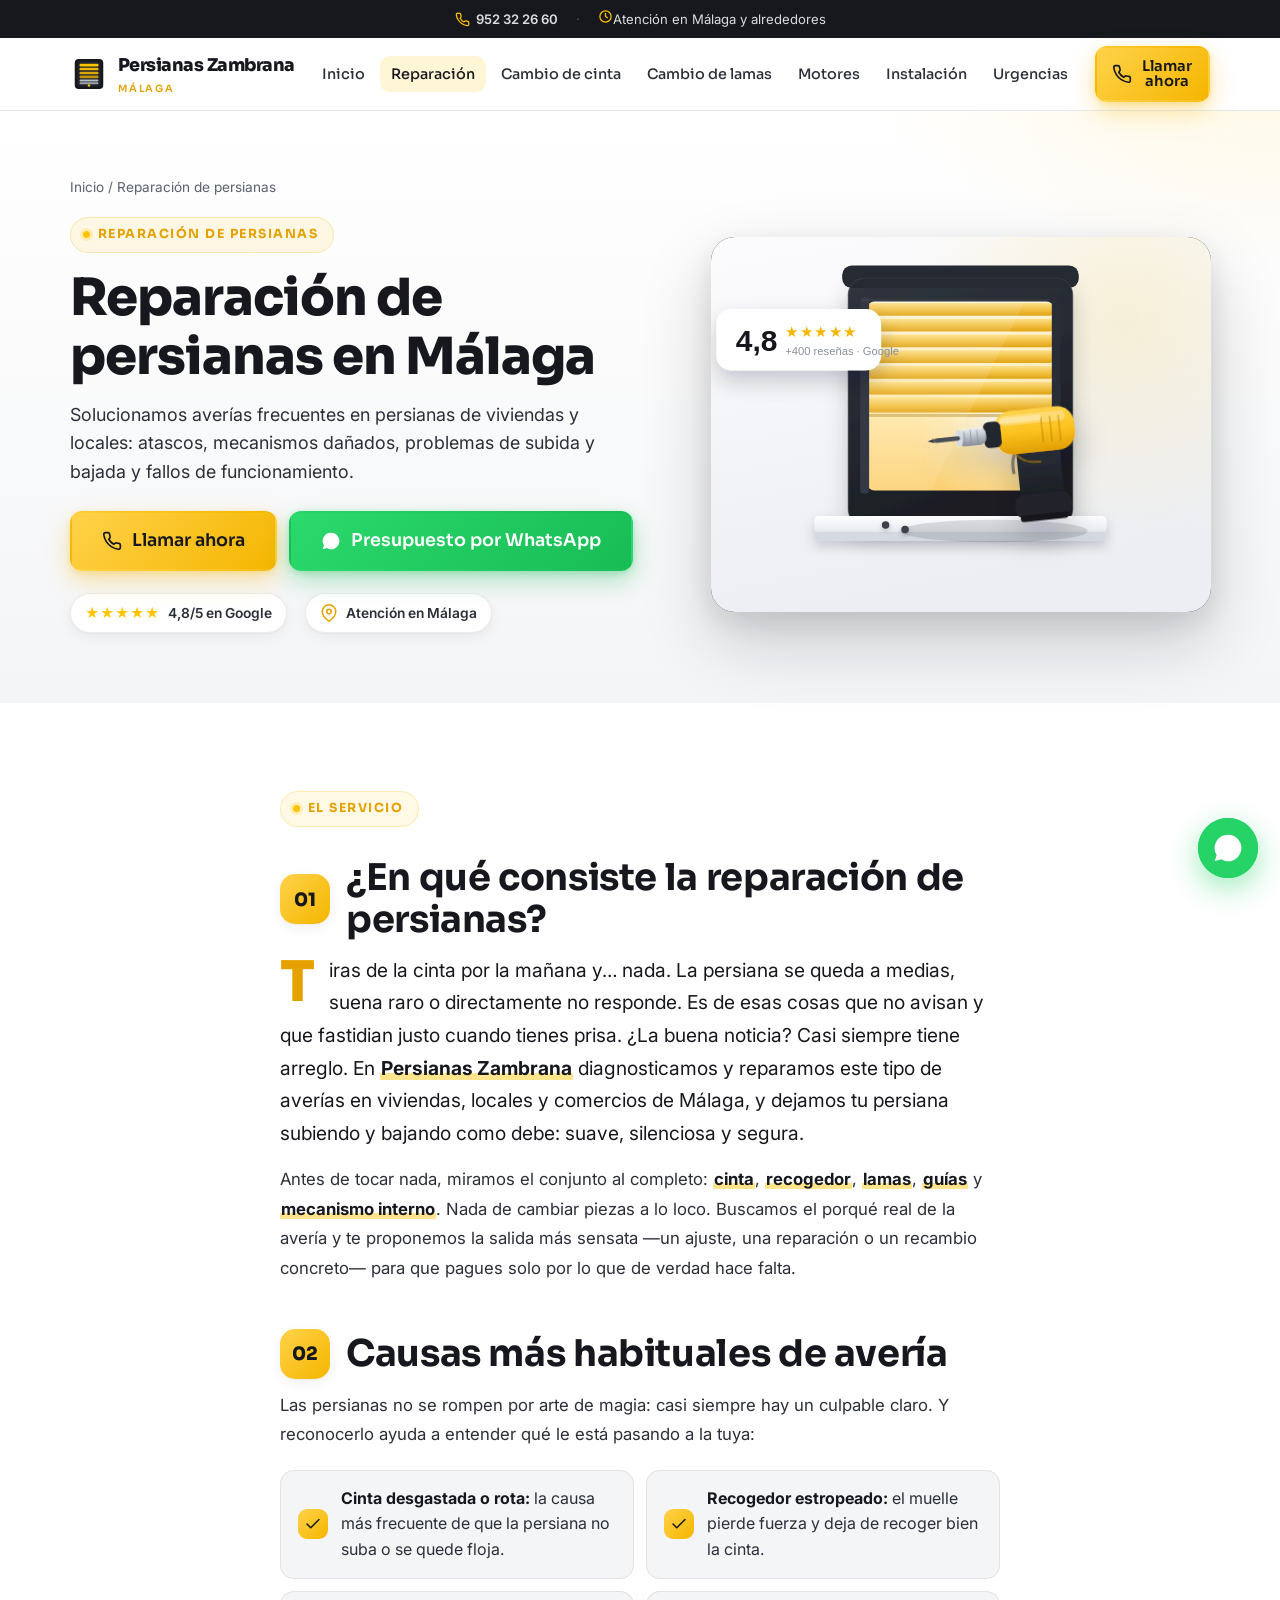
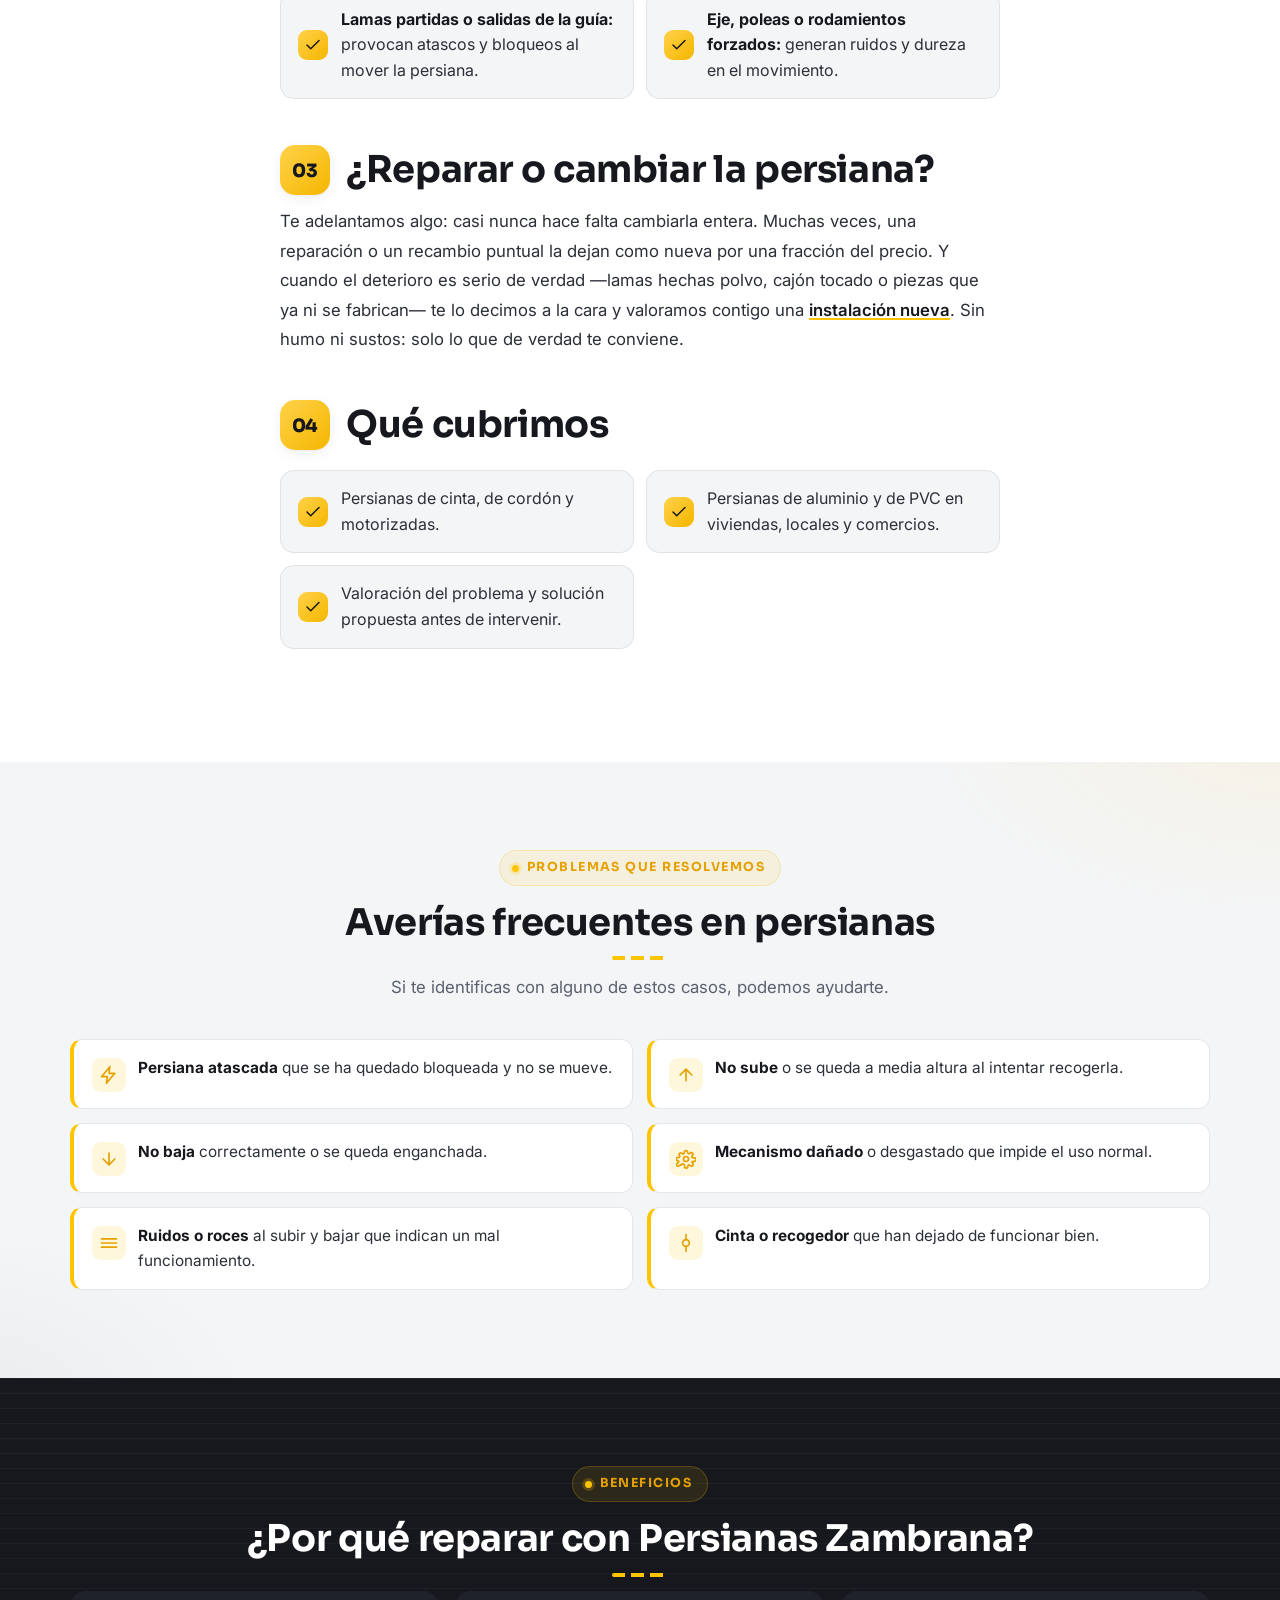
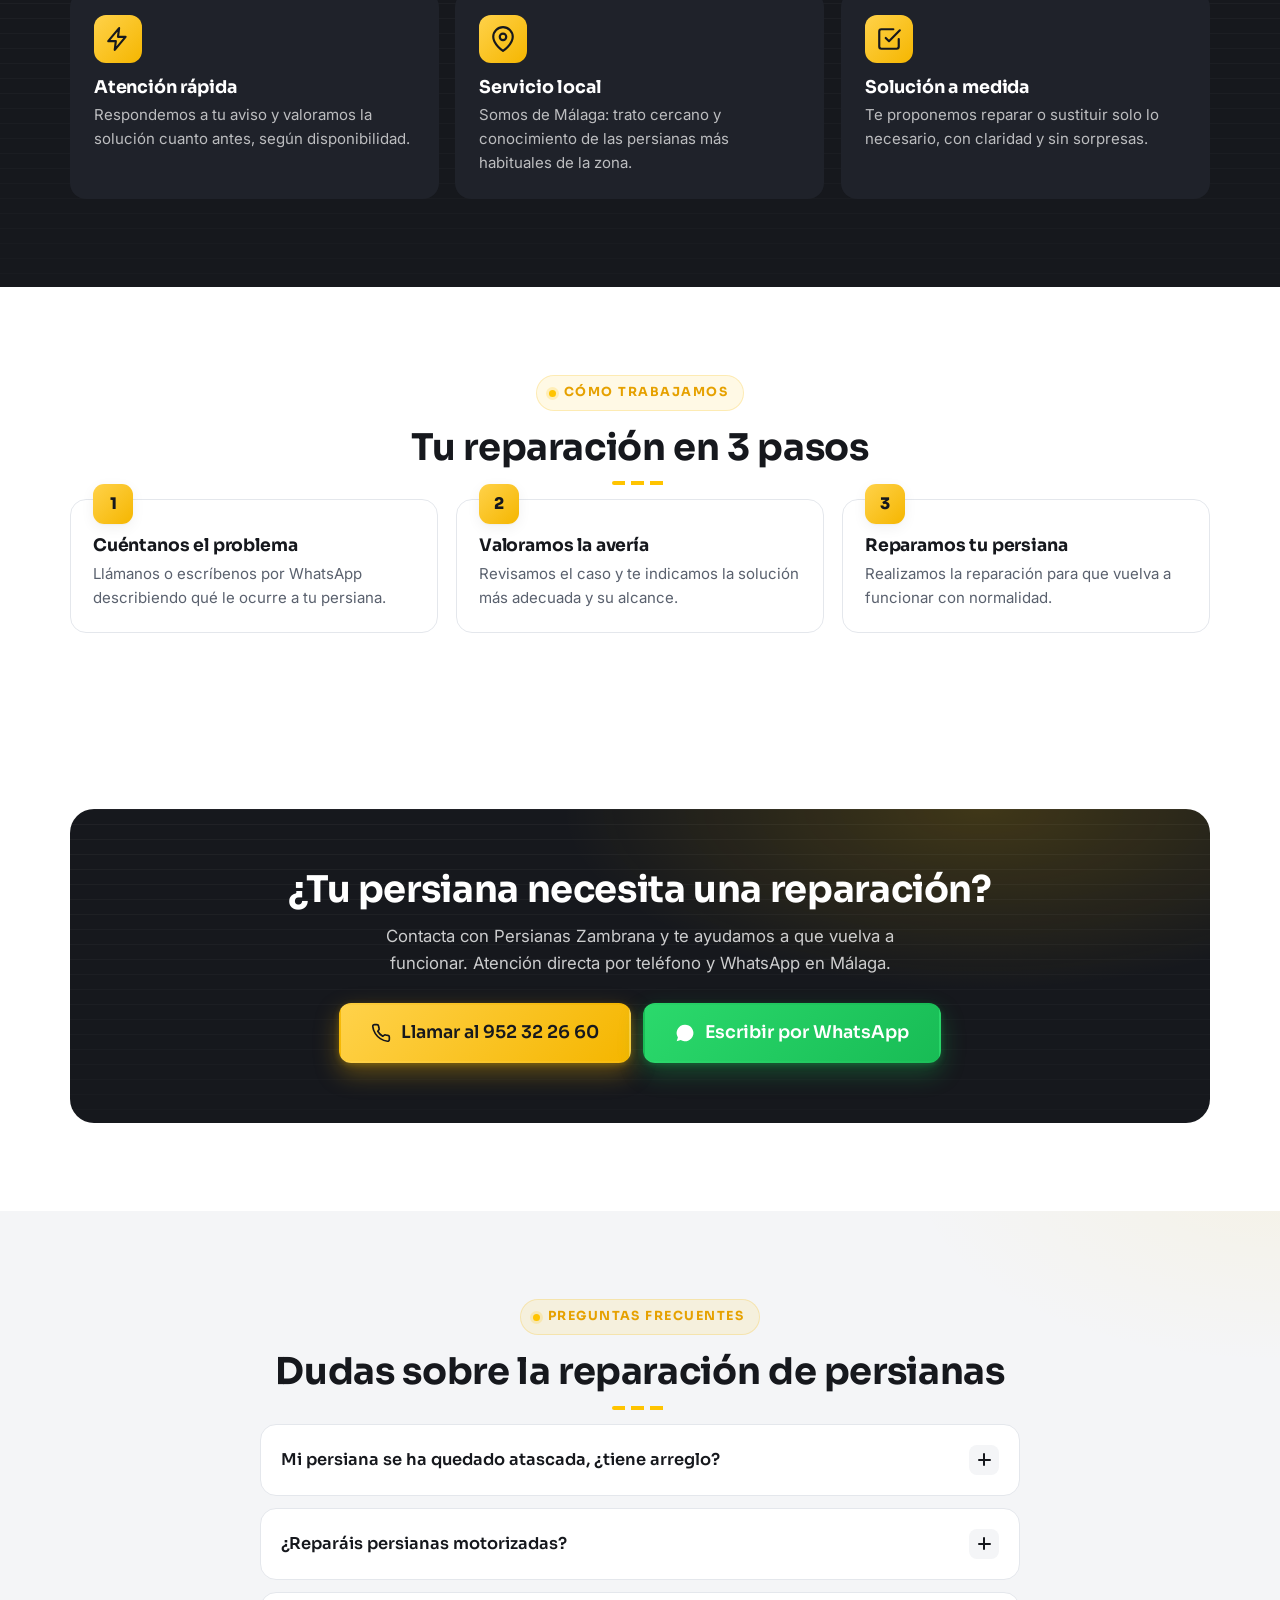
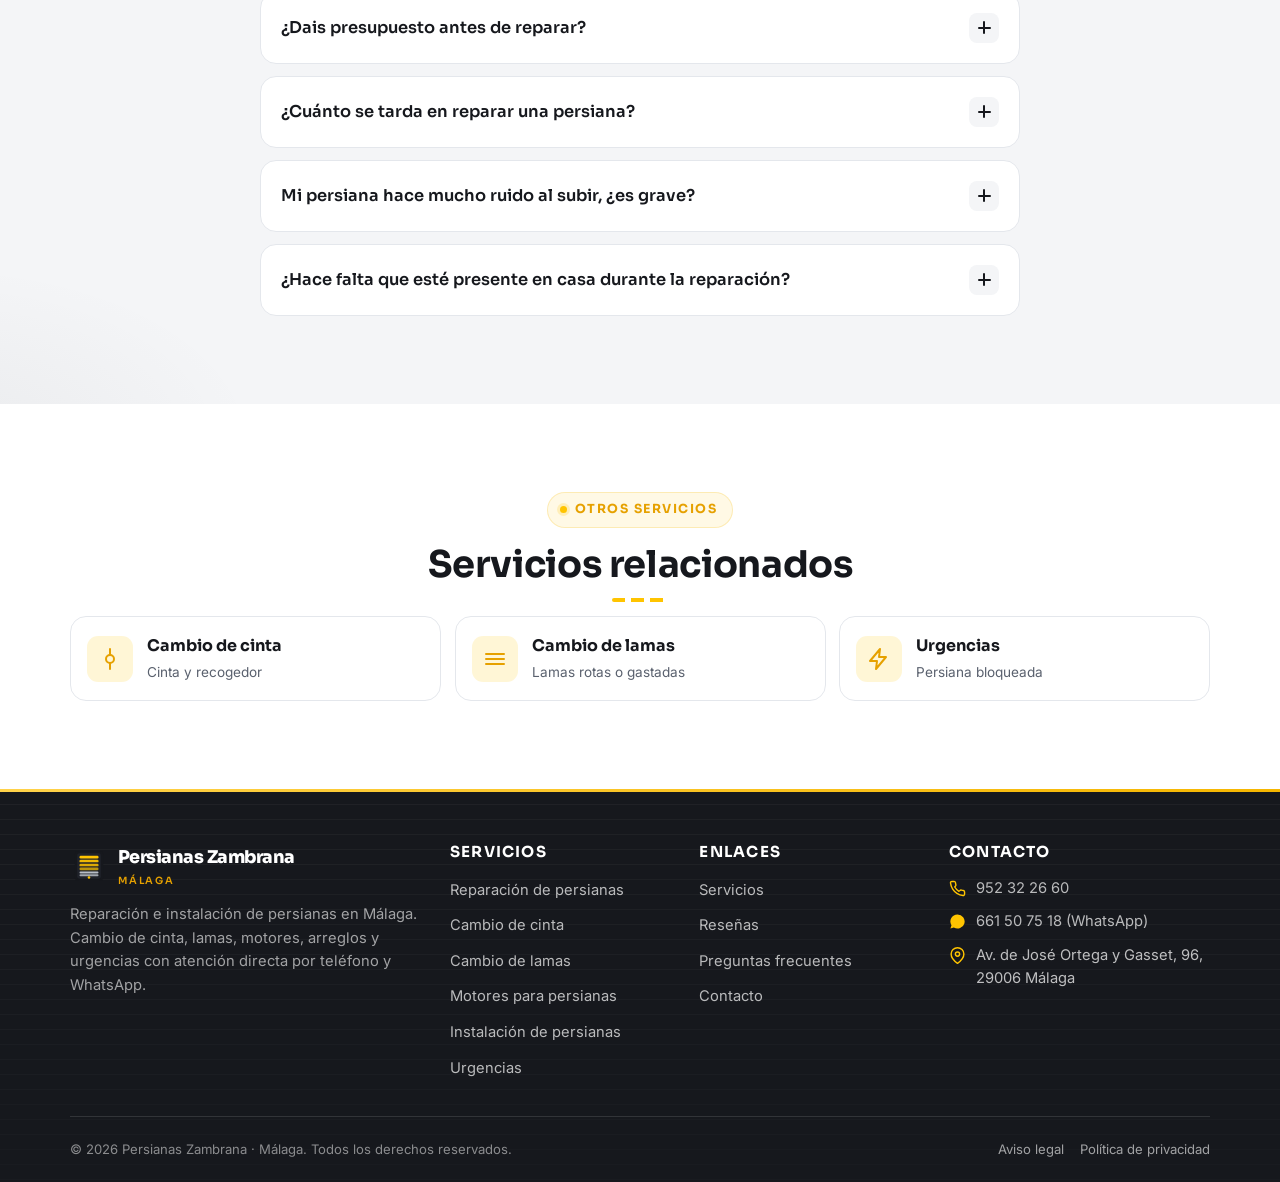
<file: reparacion-persianas-malaga.html>
<!DOCTYPE html>
<html lang="es">
<head>
  <meta charset="UTF-8">
  <meta name="viewport" content="width=device-width, initial-scale=1.0">

  <!-- ============ SEO ============ -->
  <title>Reparación de persianas en Málaga | Persianas Zambrana</title>
  <meta name="description" content="Reparación de persianas en Málaga: persianas atascadas, que no suben o no bajan y mecanismos dañados. Llama o pide presupuesto por WhatsApp.">
  <meta name="keywords" content="reparación de persianas Málaga, persiana atascada Málaga, persianista Málaga, arreglo persianas Málaga">
  <link rel="canonical" href="./reparacion-persianas-malaga.html">
  <meta name="theme-color" content="#16181D">
  <meta property="og:type" content="website">
  <meta property="og:title" content="Reparación de persianas en Málaga | Persianas Zambrana">
  <meta property="og:description" content="Persianas atascadas, que no suben o no bajan y mecanismos dañados. Reparación de persianas en Málaga.">
  <meta property="og:image" content="assets/reparacion.svg">
  <link rel="icon" type="image/svg+xml" href="assets/favicon.svg">
  <link rel="preconnect" href="https://fonts.googleapis.com">
  <link rel="preconnect" href="https://fonts.gstatic.com" crossorigin>
  <link href="https://fonts.googleapis.com/css2?family=Inter:wght@400;500;600&family=Sora:wght@500;600;700;800&display=swap" rel="stylesheet">
  <link rel="stylesheet" href="styles.css">
</head>
<body>

  <!-- TOPBAR -->
  <div class="topbar">
    <div class="contenedor">
      <a href="tel:952322660"><svg viewBox="0 0 24 24" fill="none" stroke="currentColor" stroke-width="2" stroke-linecap="round" stroke-linejoin="round"><path d="M22 16.9v3a2 2 0 0 1-2.2 2 19.8 19.8 0 0 1-8.6-3.1 19.5 19.5 0 0 1-6-6 19.8 19.8 0 0 1-3.1-8.7A2 2 0 0 1 4.1 2h3a2 2 0 0 1 2 1.7c.1.9.3 1.8.6 2.7a2 2 0 0 1-.5 2.1L8.1 9.9a16 16 0 0 0 6 6l1.4-1.1a2 2 0 0 1 2.1-.5c.9.3 1.8.5 2.7.6a2 2 0 0 1 1.7 2z"/></svg> 952 32 26 60</a>
      <span class="topbar-sep">·</span>
      <span class="topbar-horario"><svg viewBox="0 0 24 24" fill="none" stroke="currentColor" stroke-width="2" stroke-linecap="round" stroke-linejoin="round"><circle cx="12" cy="12" r="9"/><path d="M12 7v5l3 2"/></svg> Atención en Málaga y alrededores</span>
    </div>
  </div>

  <!-- HEADER -->
  <header class="site-header">
    <div class="contenedor">
      <nav class="nav" aria-label="Navegación principal">
        <a href="index.html" class="logo" aria-label="Persianas Zambrana - Inicio">
          <img src="assets/logo.svg" alt=""><span>Persianas Zambrana<small>Málaga</small></span>
        </a>
        <ul class="nav-links" id="nav-links">
          <li><a href="index.html">Inicio</a></li>
          <li><a href="reparacion-persianas-malaga.html" class="activo">Reparación</a></li>
          <li><a href="cambio-cinta-persianas-malaga.html">Cambio de cinta</a></li>
          <li><a href="cambio-lamas-persianas-malaga.html">Cambio de lamas</a></li>
          <li><a href="motores-persianas-malaga.html">Motores</a></li>
          <li><a href="instalacion-persianas-malaga.html">Instalación</a></li>
          <li><a href="urgencias-persianas-malaga.html">Urgencias</a></li>
          <li class="nav-cta-movil">
            <a href="tel:952322660" class="btn btn-call">Llamar 952 32 26 60</a>
            <a href="https://wa.me/34661507518?text=Hola%2C%20he%20visto%20la%20web%20de%20Persianas%20Zambrana.%20Necesito%20presupuesto%20para%20reparar%20una%20persiana%20en%20M%C3%A1laga.%20%C2%BFPod%C3%A9is%20ayudarme%3F" class="btn btn-wa" target="_blank" rel="noopener">WhatsApp</a>
          </li>
        </ul>
        <div class="nav-acciones">
          <a href="tel:952322660" class="btn btn-call btn-call-header"><svg viewBox="0 0 24 24" fill="none" stroke="currentColor" stroke-width="2" stroke-linecap="round" stroke-linejoin="round"><path d="M22 16.9v3a2 2 0 0 1-2.2 2 19.8 19.8 0 0 1-8.6-3.1 19.5 19.5 0 0 1-6-6 19.8 19.8 0 0 1-3.1-8.7A2 2 0 0 1 4.1 2h3a2 2 0 0 1 2 1.7c.1.9.3 1.8.6 2.7a2 2 0 0 1-.5 2.1L8.1 9.9a16 16 0 0 0 6 6l1.4-1.1a2 2 0 0 1 2.1-.5c.9.3 1.8.5 2.7.6a2 2 0 0 1 1.7 2z"/></svg> <span class="txt">Llamar ahora</span></a>
          <button class="nav-toggle" id="nav-toggle" aria-label="Abrir menú" aria-controls="nav-links" aria-expanded="false"><span></span><span></span><span></span></button>
        </div>
      </nav>
    </div>
  </header>

  <main>
    <!-- HERO DE SERVICIO -->
    <section class="servicio-hero">
      <div class="contenedor">
        <nav class="breadcrumb" aria-label="Ruta de navegación"><a href="index.html">Inicio</a> <span>/</span> Reparación de persianas</nav>
        <div class="hero-grid" style="margin-top:18px">
          <div class="reveal">
            <span class="eyebrow">Reparación de persianas</span>
            <h1>Reparación de persianas en Málaga</h1>
            <p class="lead">Solucionamos averías frecuentes en persianas de viviendas y locales: atascos, mecanismos dañados, problemas de subida y bajada y fallos de funcionamiento.</p>
            <div class="cta-grupo">
              <a href="tel:952322660" class="btn btn-call btn-grande"><svg viewBox="0 0 24 24" fill="none" stroke="currentColor" stroke-width="2" stroke-linecap="round" stroke-linejoin="round"><path d="M22 16.9v3a2 2 0 0 1-2.2 2 19.8 19.8 0 0 1-8.6-3.1 19.5 19.5 0 0 1-6-6 19.8 19.8 0 0 1-3.1-8.7A2 2 0 0 1 4.1 2h3a2 2 0 0 1 2 1.7c.1.9.3 1.8.6 2.7a2 2 0 0 1-.5 2.1L8.1 9.9a16 16 0 0 0 6 6l1.4-1.1a2 2 0 0 1 2.1-.5c.9.3 1.8.5 2.7.6a2 2 0 0 1 1.7 2z"/></svg> Llamar ahora</a>
              <a href="https://wa.me/34661507518?text=Hola%2C%20he%20visto%20la%20web%20de%20Persianas%20Zambrana.%20Necesito%20presupuesto%20para%20reparar%20una%20persiana%20en%20M%C3%A1laga.%20%C2%BFPod%C3%A9is%20ayudarme%3F" class="btn btn-wa btn-grande" target="_blank" rel="noopener"><svg viewBox="0 0 24 24" fill="currentColor"><path d="M17.5 14.4c-.3-.1-1.7-.8-1.9-.9-.3-.1-.5-.1-.7.1-.2.3-.7.9-.9 1.1-.2.2-.3.2-.6.1-.3-.1-1.2-.5-2.3-1.4-.9-.8-1.4-1.7-1.6-2-.2-.3 0-.5.1-.6.1-.1.3-.3.4-.5.1-.2.2-.3.3-.5.1-.2 0-.4 0-.5 0-.1-.7-1.6-.9-2.2-.2-.6-.5-.5-.7-.5h-.6c-.2 0-.5.1-.8.4-.3.3-1 1-1 2.5s1.1 2.9 1.2 3.1c.1.2 2.1 3.2 5.1 4.5.7.3 1.3.5 1.7.6.7.2 1.4.2 1.9.1.6-.1 1.7-.7 1.9-1.4.2-.7.2-1.2.2-1.4-.1-.1-.3-.2-.6-.3z"/><path d="M12 2a10 10 0 0 0-8.5 15.3L2 22l4.8-1.5A10 10 0 1 0 12 2z"/></svg> Presupuesto por WhatsApp</a>
            </div>
            <div class="mini-badges">
              <span class="badge"><span class="estrellas">★★★★★</span> 4,8/5 en Google</span>
              <span class="badge"><svg viewBox="0 0 24 24" fill="none" stroke="currentColor" stroke-width="2" stroke-linecap="round" stroke-linejoin="round"><path d="M21 10c0 7-9 13-9 13s-9-6-9-13a9 9 0 0 1 18 0z"/><circle cx="12" cy="10" r="3"/></svg> Atención en Málaga</span>
            </div>
          </div>
          <div class="hero-media reveal d1">
            <!-- Imagen IA relevante al servicio. Sustituir por foto real cuando esté disponible. -->
            <img src="assets/reparacion.svg" alt="Técnico de Persianas Zambrana reparando el mecanismo de una persiana atascada en Málaga" width="800" height="500">
          </div>
        </div>
      </div>
    </section>

    <!-- EXPLICACIÓN DEL SERVICIO -->
    <section class="section">
      <div class="contenedor prosa reveal" style="margin-inline:auto">
        <span class="eyebrow">El servicio</span>
        <h2>¿En qué consiste la reparación de persianas?</h2>
        <p>Tiras de la cinta por la mañana y… nada. La persiana se queda a medias, suena raro o directamente no responde. Es de esas cosas que no avisan y que fastidian justo cuando tienes prisa. ¿La buena noticia? Casi siempre tiene arreglo. En <b>Persianas Zambrana</b> diagnosticamos y reparamos este tipo de averías en viviendas, locales y comercios de Málaga, y dejamos tu persiana subiendo y bajando como debe: suave, silenciosa y segura.</p>
        <p>Antes de tocar nada, miramos el conjunto al completo: <b>cinta</b>, <b>recogedor</b>, <b>lamas</b>, <b>guías</b> y <b>mecanismo interno</b>. Nada de cambiar piezas a lo loco. Buscamos el porqué real de la avería y te proponemos la salida más sensata —un ajuste, una reparación o un recambio concreto— para que pagues solo por lo que de verdad hace falta.</p>

        <h2>Causas más habituales de avería</h2>
        <p>Las persianas no se rompen por arte de magia: casi siempre hay un culpable claro. Y reconocerlo ayuda a entender qué le está pasando a la tuya:</p>
        <ul class="check">
          <li><svg viewBox="0 0 24 24" fill="none" stroke="currentColor" stroke-width="2" stroke-linecap="round" stroke-linejoin="round"><path d="M20 6 9 17l-5-5"/></svg> <span><b>Cinta desgastada o rota:</b> la causa más frecuente de que la persiana no suba o se quede floja.</span></li>
          <li><svg viewBox="0 0 24 24" fill="none" stroke="currentColor" stroke-width="2" stroke-linecap="round" stroke-linejoin="round"><path d="M20 6 9 17l-5-5"/></svg> <span><b>Recogedor estropeado:</b> el muelle pierde fuerza y deja de recoger bien la cinta.</span></li>
          <li><svg viewBox="0 0 24 24" fill="none" stroke="currentColor" stroke-width="2" stroke-linecap="round" stroke-linejoin="round"><path d="M20 6 9 17l-5-5"/></svg> <span><b>Lamas partidas o salidas de la guía:</b> provocan atascos y bloqueos al mover la persiana.</span></li>
          <li><svg viewBox="0 0 24 24" fill="none" stroke="currentColor" stroke-width="2" stroke-linecap="round" stroke-linejoin="round"><path d="M20 6 9 17l-5-5"/></svg> <span><b>Eje, poleas o rodamientos forzados:</b> generan ruidos y dureza en el movimiento.</span></li>
        </ul>

        <h2>¿Reparar o cambiar la persiana?</h2>
        <p>Te adelantamos algo: casi nunca hace falta cambiarla entera. Muchas veces, una reparación o un recambio puntual la dejan como nueva por una fracción del precio. Y cuando el deterioro es serio de verdad —lamas hechas polvo, cajón tocado o piezas que ya ni se fabrican— te lo decimos a la cara y valoramos contigo una <a href="instalacion-persianas-malaga.html">instalación nueva</a>. Sin humo ni sustos: solo lo que de verdad te conviene.</p>

        <h2>Qué cubrimos</h2>
        <ul class="check">
          <li><svg viewBox="0 0 24 24" fill="none" stroke="currentColor" stroke-width="2" stroke-linecap="round" stroke-linejoin="round"><path d="M20 6 9 17l-5-5"/></svg> Persianas de cinta, de cordón y motorizadas.</li>
          <li><svg viewBox="0 0 24 24" fill="none" stroke="currentColor" stroke-width="2" stroke-linecap="round" stroke-linejoin="round"><path d="M20 6 9 17l-5-5"/></svg> Persianas de aluminio y de PVC en viviendas, locales y comercios.</li>
          <li><svg viewBox="0 0 24 24" fill="none" stroke="currentColor" stroke-width="2" stroke-linecap="round" stroke-linejoin="round"><path d="M20 6 9 17l-5-5"/></svg> Valoración del problema y solución propuesta antes de intervenir.</li>
        </ul>
      </div>
    </section>

    <!-- PROBLEMAS QUE RESUELVE -->
    <section class="section section--gris">
      <div class="contenedor">
        <div class="text-center"><span class="eyebrow">Problemas que resolvemos</span><h2 class="seccion-titulo">Averías frecuentes en persianas</h2><p class="seccion-intro">Si te identificas con alguno de estos casos, podemos ayudarte.</p></div>
        <div class="problemas-grid">
          <div class="problema reveal"><svg viewBox="0 0 24 24" fill="none" stroke="currentColor" stroke-width="2" stroke-linecap="round" stroke-linejoin="round"><path d="m13 2-10 12h7l-1 8 10-12h-7l1-8z"/></svg><p><b>Persiana atascada</b> que se ha quedado bloqueada y no se mueve.</p></div>
          <div class="problema reveal d1"><svg viewBox="0 0 24 24" fill="none" stroke="currentColor" stroke-width="2" stroke-linecap="round" stroke-linejoin="round"><path d="M12 19V5M5 12l7-7 7 7"/></svg><p><b>No sube</b> o se queda a media altura al intentar recogerla.</p></div>
          <div class="problema reveal d2"><svg viewBox="0 0 24 24" fill="none" stroke="currentColor" stroke-width="2" stroke-linecap="round" stroke-linejoin="round"><path d="M12 5v14M19 12l-7 7-7-7"/></svg><p><b>No baja</b> correctamente o se queda enganchada.</p></div>
          <div class="problema reveal"><svg viewBox="0 0 24 24" fill="none" stroke="currentColor" stroke-width="2" stroke-linecap="round" stroke-linejoin="round"><circle cx="12" cy="12" r="3"/><path d="M19.4 15a1.6 1.6 0 0 0 .3 1.8l.1.1a2 2 0 1 1-2.8 2.8l-.1-.1a1.6 1.6 0 0 0-2.7 1.1V21a2 2 0 0 1-4 0v-.1A1.6 1.6 0 0 0 6 19.4a1.6 1.6 0 0 0-1.8.3l-.1.1a2 2 0 1 1-2.8-2.8l.1-.1A1.6 1.6 0 0 0 2.6 14H2a2 2 0 0 1 0-4h.1A1.6 1.6 0 0 0 4.6 8.4l-.1-.1a2 2 0 1 1 2.8-2.8l.1.1A1.6 1.6 0 0 0 10 4.6V4a2 2 0 0 1 4 0v.1a1.6 1.6 0 0 0 2.7 1.1l.1-.1a2 2 0 1 1 2.8 2.8l-.1.1a1.6 1.6 0 0 0 1.1 2.7H22a2 2 0 0 1 0 4h-.1a1.6 1.6 0 0 0-1.5 1z"/></svg><p><b>Mecanismo dañado</b> o desgastado que impide el uso normal.</p></div>
          <div class="problema reveal d1"><svg viewBox="0 0 24 24" fill="none" stroke="currentColor" stroke-width="2" stroke-linecap="round" stroke-linejoin="round"><path d="M3 7h18M3 12h18M3 17h18"/></svg><p><b>Ruidos o roces</b> al subir y bajar que indican un mal funcionamiento.</p></div>
          <div class="problema reveal d2"><svg viewBox="0 0 24 24" fill="none" stroke="currentColor" stroke-width="2" stroke-linecap="round" stroke-linejoin="round"><path d="M12 2v6M12 16v6"/><circle cx="12" cy="12" r="4"/></svg><p><b>Cinta o recogedor</b> que han dejado de funcionar bien.</p></div>
        </div>
      </div>
    </section>

    <!-- BENEFICIOS -->
    <section class="section section--oscura">
      <div class="contenedor">
        <div class="text-center"><span class="eyebrow">Beneficios</span><h2 class="seccion-titulo">¿Por qué reparar con Persianas Zambrana?</h2></div>
        <div class="beneficios-grid">
          <div class="beneficio reveal"><span class="ico"><svg viewBox="0 0 24 24" fill="none" stroke="currentColor" stroke-width="2" stroke-linecap="round" stroke-linejoin="round"><path d="m13 2-10 12h7l-1 8 10-12h-7l1-8z"/></svg></span><h3>Atención rápida</h3><p>Respondemos a tu aviso y valoramos la solución cuanto antes, según disponibilidad.</p></div>
          <div class="beneficio reveal d1"><span class="ico"><svg viewBox="0 0 24 24" fill="none" stroke="currentColor" stroke-width="2" stroke-linecap="round" stroke-linejoin="round"><path d="M21 10c0 7-9 13-9 13s-9-6-9-13a9 9 0 0 1 18 0z"/><circle cx="12" cy="10" r="3"/></svg></span><h3>Servicio local</h3><p>Somos de Málaga: trato cercano y conocimiento de las persianas más habituales de la zona.</p></div>
          <div class="beneficio reveal d2"><span class="ico"><svg viewBox="0 0 24 24" fill="none" stroke="currentColor" stroke-width="2" stroke-linecap="round" stroke-linejoin="round"><path d="M9 11l3 3L22 4"/><path d="M21 12v7a2 2 0 0 1-2 2H5a2 2 0 0 1-2-2V5a2 2 0 0 1 2-2h11"/></svg></span><h3>Solución a medida</h3><p>Te proponemos reparar o sustituir solo lo necesario, con claridad y sin sorpresas.</p></div>
        </div>
      </div>
    </section>

    <!-- PROCESO -->
    <section class="section">
      <div class="contenedor">
        <div class="text-center"><span class="eyebrow">Cómo trabajamos</span><h2 class="seccion-titulo">Tu reparación en 3 pasos</h2></div>
        <div class="pasos">
          <div class="paso reveal"><h3>Cuéntanos el problema</h3><p>Llámanos o escríbenos por WhatsApp describiendo qué le ocurre a tu persiana.</p></div>
          <div class="paso reveal d1"><h3>Valoramos la avería</h3><p>Revisamos el caso y te indicamos la solución más adecuada y su alcance.</p></div>
          <div class="paso reveal d2"><h3>Reparamos tu persiana</h3><p>Realizamos la reparación para que vuelva a funcionar con normalidad.</p></div>
        </div>
      </div>
    </section>

    <!-- CTA FUERTE -->
    <section class="section">
      <div class="contenedor">
        <div class="cta-fuerte reveal">
          <h2>¿Tu persiana necesita una reparación?</h2>
          <p>Contacta con Persianas Zambrana y te ayudamos a que vuelva a funcionar. Atención directa por teléfono y WhatsApp en Málaga.</p>
          <div class="cta-grupo">
            <a href="tel:952322660" class="btn btn-call btn-grande"><svg viewBox="0 0 24 24" fill="none" stroke="currentColor" stroke-width="2" stroke-linecap="round" stroke-linejoin="round"><path d="M22 16.9v3a2 2 0 0 1-2.2 2 19.8 19.8 0 0 1-8.6-3.1 19.5 19.5 0 0 1-6-6 19.8 19.8 0 0 1-3.1-8.7A2 2 0 0 1 4.1 2h3a2 2 0 0 1 2 1.7c.1.9.3 1.8.6 2.7a2 2 0 0 1-.5 2.1L8.1 9.9a16 16 0 0 0 6 6l1.4-1.1a2 2 0 0 1 2.1-.5c.9.3 1.8.5 2.7.6a2 2 0 0 1 1.7 2z"/></svg> Llamar al 952 32 26 60</a>
            <a href="https://wa.me/34661507518?text=Hola%2C%20he%20visto%20la%20web%20de%20Persianas%20Zambrana.%20Necesito%20presupuesto%20para%20reparar%20una%20persiana%20en%20M%C3%A1laga.%20%C2%BFPod%C3%A9is%20ayudarme%3F" class="btn btn-wa btn-grande" target="_blank" rel="noopener"><svg viewBox="0 0 24 24" fill="currentColor"><path d="M17.5 14.4c-.3-.1-1.7-.8-1.9-.9-.3-.1-.5-.1-.7.1-.2.3-.7.9-.9 1.1-.2.2-.3.2-.6.1-.3-.1-1.2-.5-2.3-1.4-.9-.8-1.4-1.7-1.6-2-.2-.3 0-.5.1-.6.1-.1.3-.3.4-.5.1-.2.2-.3.3-.5.1-.2 0-.4 0-.5 0-.1-.7-1.6-.9-2.2-.2-.6-.5-.5-.7-.5h-.6c-.2 0-.5.1-.8.4-.3.3-1 1-1 2.5s1.1 2.9 1.2 3.1c.1.2 2.1 3.2 5.1 4.5.7.3 1.3.5 1.7.6.7.2 1.4.2 1.9.1.6-.1 1.7-.7 1.9-1.4.2-.7.2-1.2.2-1.4-.1-.1-.3-.2-.6-.3z"/><path d="M12 2a10 10 0 0 0-8.5 15.3L2 22l4.8-1.5A10 10 0 1 0 12 2z"/></svg> Escribir por WhatsApp</a>
          </div>
        </div>
      </div>
    </section>

    <!-- FAQ DEL SERVICIO -->
    <section class="section section--gris">
      <div class="contenedor">
        <div class="text-center"><span class="eyebrow">Preguntas frecuentes</span><h2 class="seccion-titulo">Dudas sobre la reparación de persianas</h2></div>
        <div class="faq-lista">
          <div class="faq-item"><button class="faq-pregunta">Mi persiana se ha quedado atascada, ¿tiene arreglo? <span class="mas"></span></button><div class="faq-respuesta"><p>En la mayoría de casos sí. Una persiana atascada suele deberse a la cinta, al recogedor o al mecanismo. Lo valoramos y te indicamos la mejor solución.</p></div></div>
          <div class="faq-item"><button class="faq-pregunta">¿Reparáis persianas motorizadas? <span class="mas"></span></button><div class="faq-respuesta"><p>Sí, trabajamos tanto con persianas manuales como motorizadas. Cuéntanos el problema y te orientamos.</p></div></div>
          <div class="faq-item"><button class="faq-pregunta">¿Dais presupuesto antes de reparar? <span class="mas"></span></button><div class="faq-respuesta"><p>Sí. Valoramos la avería y te explicamos la solución propuesta antes de intervenir, para que decidas con claridad.</p></div></div>
          <div class="faq-item"><button class="faq-pregunta">¿Cuánto se tarda en reparar una persiana? <span class="mas"></span></button><div class="faq-respuesta"><p>Depende del tipo de avería. Muchas reparaciones se resuelven en una sola visita, aunque algunas pueden requerir sustituir piezas concretas o pedir un recambio específico.</p></div></div>
          <div class="faq-item"><button class="faq-pregunta">Mi persiana hace mucho ruido al subir, ¿es grave? <span class="mas"></span></button><div class="faq-respuesta"><p>No tiene por qué. El ruido suele deberse a roces en las guías, a las lamas o al eje. Es recomendable revisarlo a tiempo, porque un pequeño problema sin atender puede acabar en una avería mayor.</p></div></div>
          <div class="faq-item"><button class="faq-pregunta">¿Hace falta que esté presente en casa durante la reparación? <span class="mas"></span></button><div class="faq-respuesta"><p>Sí, normalmente accedemos a la vivienda o al local para revisar y reparar la persiana, así que conviene acordar un horario que te venga bien. Coordinamos la visita contigo por teléfono o WhatsApp.</p></div></div>
        </div>
      </div>
    </section>

    <!-- SERVICIOS RELACIONADOS -->
    <section class="section">
      <div class="contenedor">
        <div class="text-center"><span class="eyebrow">Otros servicios</span><h2 class="seccion-titulo">Servicios relacionados</h2></div>
        <div class="relacionados-grid">
          <a class="relacionado reveal" href="cambio-cinta-persianas-malaga.html"><span class="ico"><svg viewBox="0 0 24 24" fill="none" stroke="currentColor" stroke-width="2" stroke-linecap="round" stroke-linejoin="round"><path d="M12 2v6M12 16v6"/><circle cx="12" cy="12" r="4"/></svg></span><div><b>Cambio de cinta</b><small>Cinta y recogedor</small></div><span class="flecha"><svg viewBox="0 0 24 24" fill="none" stroke="currentColor" stroke-width="2" stroke-linecap="round" stroke-linejoin="round"><path d="M5 12h14M13 6l6 6-6 6"/></svg></span></a>
          <a class="relacionado reveal d1" href="cambio-lamas-persianas-malaga.html"><span class="ico"><svg viewBox="0 0 24 24" fill="none" stroke="currentColor" stroke-width="2" stroke-linecap="round" stroke-linejoin="round"><path d="M3 7h18M3 12h18M3 17h18"/></svg></span><div><b>Cambio de lamas</b><small>Lamas rotas o gastadas</small></div><span class="flecha"><svg viewBox="0 0 24 24" fill="none" stroke="currentColor" stroke-width="2" stroke-linecap="round" stroke-linejoin="round"><path d="M5 12h14M13 6l6 6-6 6"/></svg></span></a>
          <a class="relacionado reveal d2" href="urgencias-persianas-malaga.html"><span class="ico"><svg viewBox="0 0 24 24" fill="none" stroke="currentColor" stroke-width="2" stroke-linecap="round" stroke-linejoin="round"><path d="m13 2-10 12h7l-1 8 10-12h-7l1-8z"/></svg></span><div><b>Urgencias</b><small>Persiana bloqueada</small></div><span class="flecha"><svg viewBox="0 0 24 24" fill="none" stroke="currentColor" stroke-width="2" stroke-linecap="round" stroke-linejoin="round"><path d="M5 12h14M13 6l6 6-6 6"/></svg></span></a>
        </div>
      </div>
    </section>
  </main>

  <!-- FOOTER -->
  <footer class="site-footer">
    <div class="contenedor">
      <div class="footer-grid">
        <div class="footer-col">
          <a href="index.html" class="logo"><img src="assets/logo.svg" alt=""><span>Persianas Zambrana<small>Málaga</small></span></a>
          <p>Reparación e instalación de persianas en Málaga. Cambio de cinta, lamas, motores, arreglos y urgencias con atención directa por teléfono y WhatsApp.</p>
        </div>
        <div class="footer-col"><h4>Servicios</h4><ul>
          <li><a href="reparacion-persianas-malaga.html">Reparación de persianas</a></li>
          <li><a href="cambio-cinta-persianas-malaga.html">Cambio de cinta</a></li>
          <li><a href="cambio-lamas-persianas-malaga.html">Cambio de lamas</a></li>
          <li><a href="motores-persianas-malaga.html">Motores para persianas</a></li>
          <li><a href="instalacion-persianas-malaga.html">Instalación de persianas</a></li>
          <li><a href="urgencias-persianas-malaga.html">Urgencias</a></li>
        </ul></div>
        <div class="footer-col"><h4>Enlaces</h4><ul>
          <li><a href="index.html#servicios">Servicios</a></li>
          <li><a href="index.html#resenas">Reseñas</a></li>
          <li><a href="index.html#faq">Preguntas frecuentes</a></li>
          <li><a href="index.html#contacto">Contacto</a></li>
        </ul></div>
        <div class="footer-col"><h4>Contacto</h4><ul class="footer-contacto">
          <li><svg viewBox="0 0 24 24" fill="none" stroke="currentColor" stroke-width="2" stroke-linecap="round" stroke-linejoin="round"><path d="M22 16.9v3a2 2 0 0 1-2.2 2 19.8 19.8 0 0 1-8.6-3.1 19.5 19.5 0 0 1-6-6 19.8 19.8 0 0 1-3.1-8.7A2 2 0 0 1 4.1 2h3a2 2 0 0 1 2 1.7c.1.9.3 1.8.6 2.7a2 2 0 0 1-.5 2.1L8.1 9.9a16 16 0 0 0 6 6l1.4-1.1a2 2 0 0 1 2.1-.5c.9.3 1.8.5 2.7.6a2 2 0 0 1 1.7 2z"/></svg> <a href="tel:952322660">952 32 26 60</a></li>
          <li><svg viewBox="0 0 24 24" fill="currentColor"><path d="M12 2a10 10 0 0 0-8.5 15.3L2 22l4.8-1.5A10 10 0 1 0 12 2z"/></svg> <a href="https://wa.me/34661507518" target="_blank" rel="noopener">661 50 75 18 (WhatsApp)</a></li>
          <li><svg viewBox="0 0 24 24" fill="none" stroke="currentColor" stroke-width="2" stroke-linecap="round" stroke-linejoin="round"><path d="M21 10c0 7-9 13-9 13s-9-6-9-13a9 9 0 0 1 18 0z"/><circle cx="12" cy="10" r="3"/></svg> Av. de José Ortega y Gasset, 96, 29006 Málaga</li>
        </ul></div>
      </div>
      <div class="footer-bottom">
        <span>© <span data-anio>2026</span> Persianas Zambrana · Málaga. Todos los derechos reservados.</span>
        <span class="legal"><a href="aviso-legal.html">Aviso legal</a><a href="politica-privacidad.html">Política de privacidad</a></span>
      </div>
    </div>
  </footer>

  <!-- CTA FLOTANTE -->
  <div class="cta-flotante">
    <a href="tel:952322660" class="fl-call"><svg viewBox="0 0 24 24" fill="none" stroke="currentColor" stroke-width="2" stroke-linecap="round" stroke-linejoin="round"><path d="M22 16.9v3a2 2 0 0 1-2.2 2 19.8 19.8 0 0 1-8.6-3.1 19.5 19.5 0 0 1-6-6 19.8 19.8 0 0 1-3.1-8.7A2 2 0 0 1 4.1 2h3a2 2 0 0 1 2 1.7c.1.9.3 1.8.6 2.7a2 2 0 0 1-.5 2.1L8.1 9.9a16 16 0 0 0 6 6l1.4-1.1a2 2 0 0 1 2.1-.5c.9.3 1.8.5 2.7.6a2 2 0 0 1 1.7 2z"/></svg> Llamar</a>
    <a href="https://wa.me/34661507518?text=Hola%2C%20he%20visto%20la%20web%20de%20Persianas%20Zambrana.%20Necesito%20presupuesto%20para%20reparar%20una%20persiana%20en%20M%C3%A1laga.%20%C2%BFPod%C3%A9is%20ayudarme%3F" class="fl-wa" target="_blank" rel="noopener"><svg viewBox="0 0 24 24" fill="currentColor"><path d="M17.5 14.4c-.3-.1-1.7-.8-1.9-.9-.3-.1-.5-.1-.7.1-.2.3-.7.9-.9 1.1-.2.2-.3.2-.6.1-.3-.1-1.2-.5-2.3-1.4-.9-.8-1.4-1.7-1.6-2-.2-.3 0-.5.1-.6.1-.1.3-.3.4-.5.1-.2.2-.3.3-.5.1-.2 0-.4 0-.5 0-.1-.7-1.6-.9-2.2-.2-.6-.5-.5-.7-.5h-.6c-.2 0-.5.1-.8.4-.3.3-1 1-1 2.5s1.1 2.9 1.2 3.1c.1.2 2.1 3.2 5.1 4.5.7.3 1.3.5 1.7.6.7.2 1.4.2 1.9.1.6-.1 1.7-.7 1.9-1.4.2-.7.2-1.2.2-1.4-.1-.1-.3-.2-.6-.3z"/><path d="M12 2a10 10 0 0 0-8.5 15.3L2 22l4.8-1.5A10 10 0 1 0 12 2z"/></svg> WhatsApp</a>
  </div>
  <a href="https://wa.me/34661507518?text=Hola%2C%20he%20visto%20la%20web%20de%20Persianas%20Zambrana.%20Necesito%20presupuesto%20para%20reparar%20una%20persiana%20en%20M%C3%A1laga.%20%C2%BFPod%C3%A9is%20ayudarme%3F" class="wa-burbuja" target="_blank" rel="noopener" aria-label="Contactar por WhatsApp"><svg viewBox="0 0 24 24" fill="currentColor"><path d="M17.5 14.4c-.3-.1-1.7-.8-1.9-.9-.3-.1-.5-.1-.7.1-.2.3-.7.9-.9 1.1-.2.2-.3.2-.6.1-.3-.1-1.2-.5-2.3-1.4-.9-.8-1.4-1.7-1.6-2-.2-.3 0-.5.1-.6.1-.1.3-.3.4-.5.1-.2.2-.3.3-.5.1-.2 0-.4 0-.5 0-.1-.7-1.6-.9-2.2-.2-.6-.5-.5-.7-.5h-.6c-.2 0-.5.1-.8.4-.3.3-1 1-1 2.5s1.1 2.9 1.2 3.1c.1.2 2.1 3.2 5.1 4.5.7.3 1.3.5 1.7.6.7.2 1.4.2 1.9.1.6-.1 1.7-.7 1.9-1.4.2-.7.2-1.2.2-1.4-.1-.1-.3-.2-.6-.3z"/><path d="M12 2a10 10 0 0 0-8.5 15.3L2 22l4.8-1.5A10 10 0 1 0 12 2z"/></svg></a>

  <script src="script.js"></script>
</body>
</html>
</file>
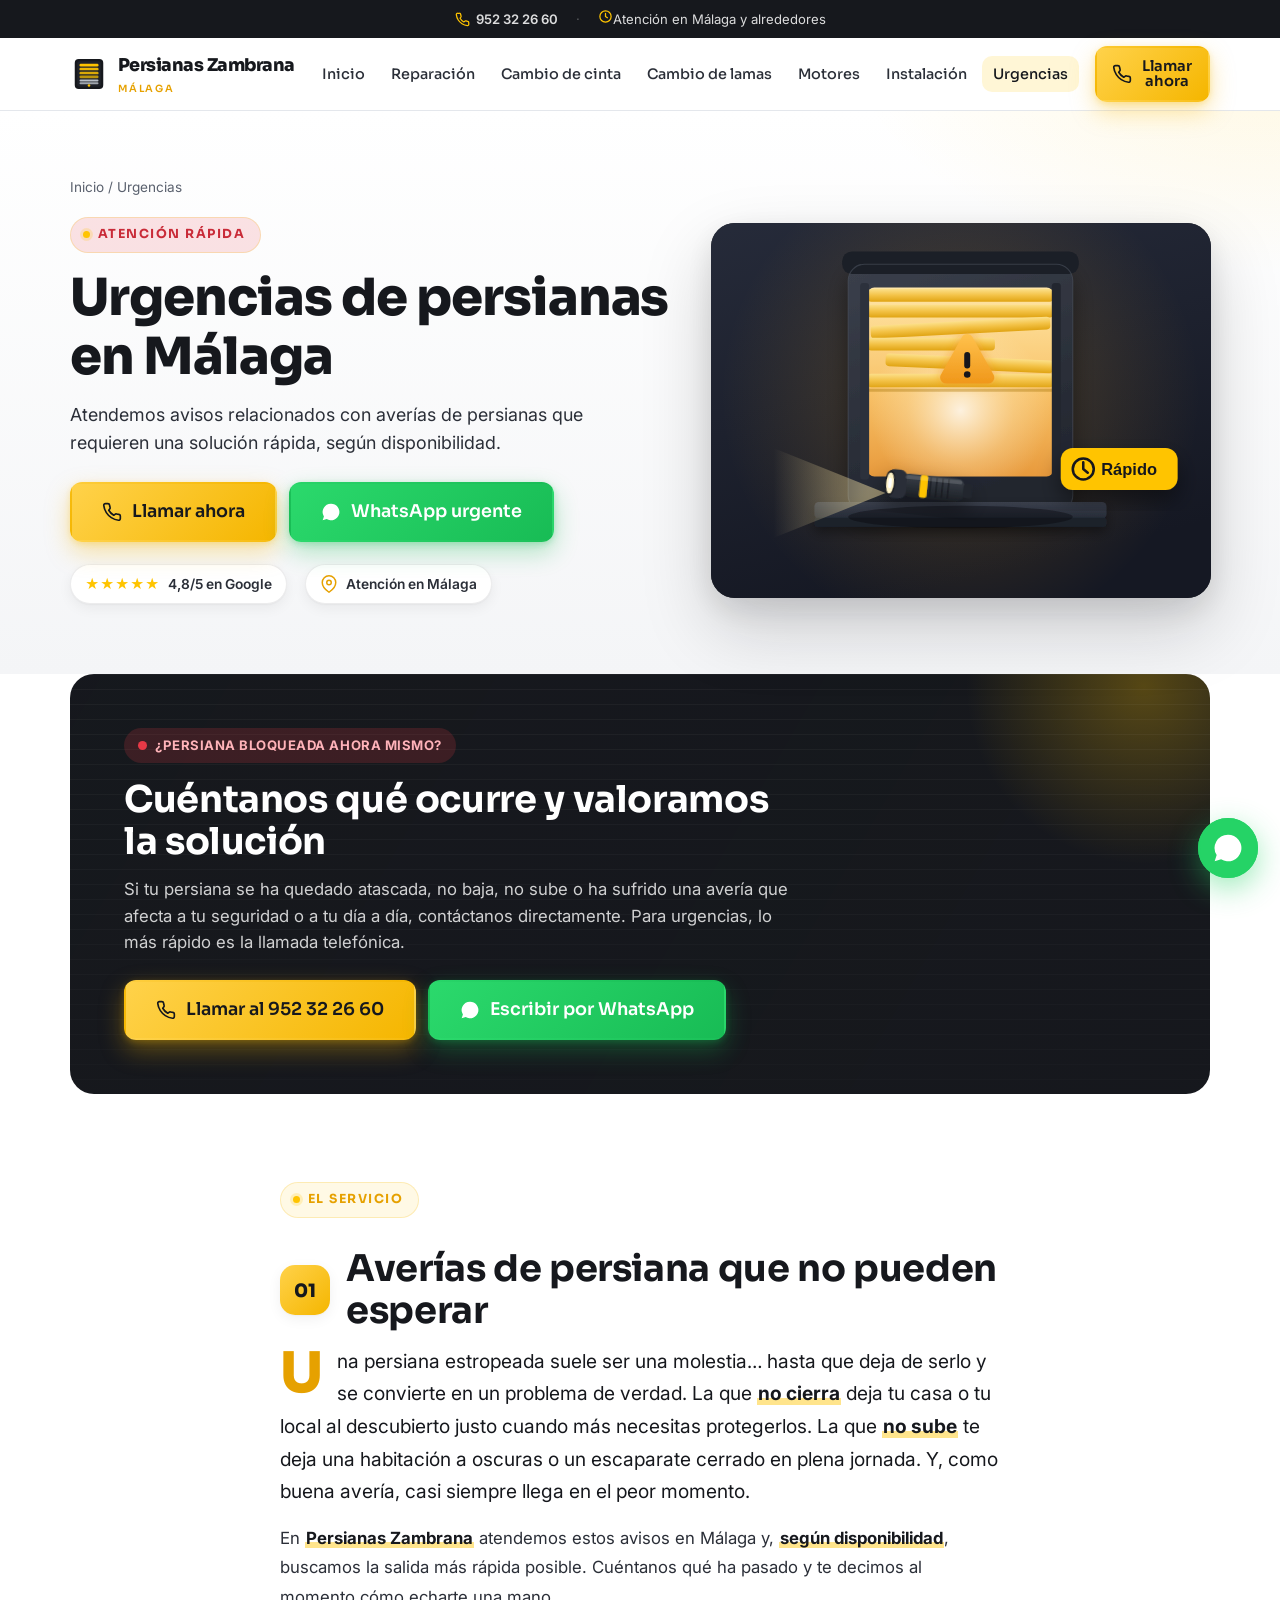
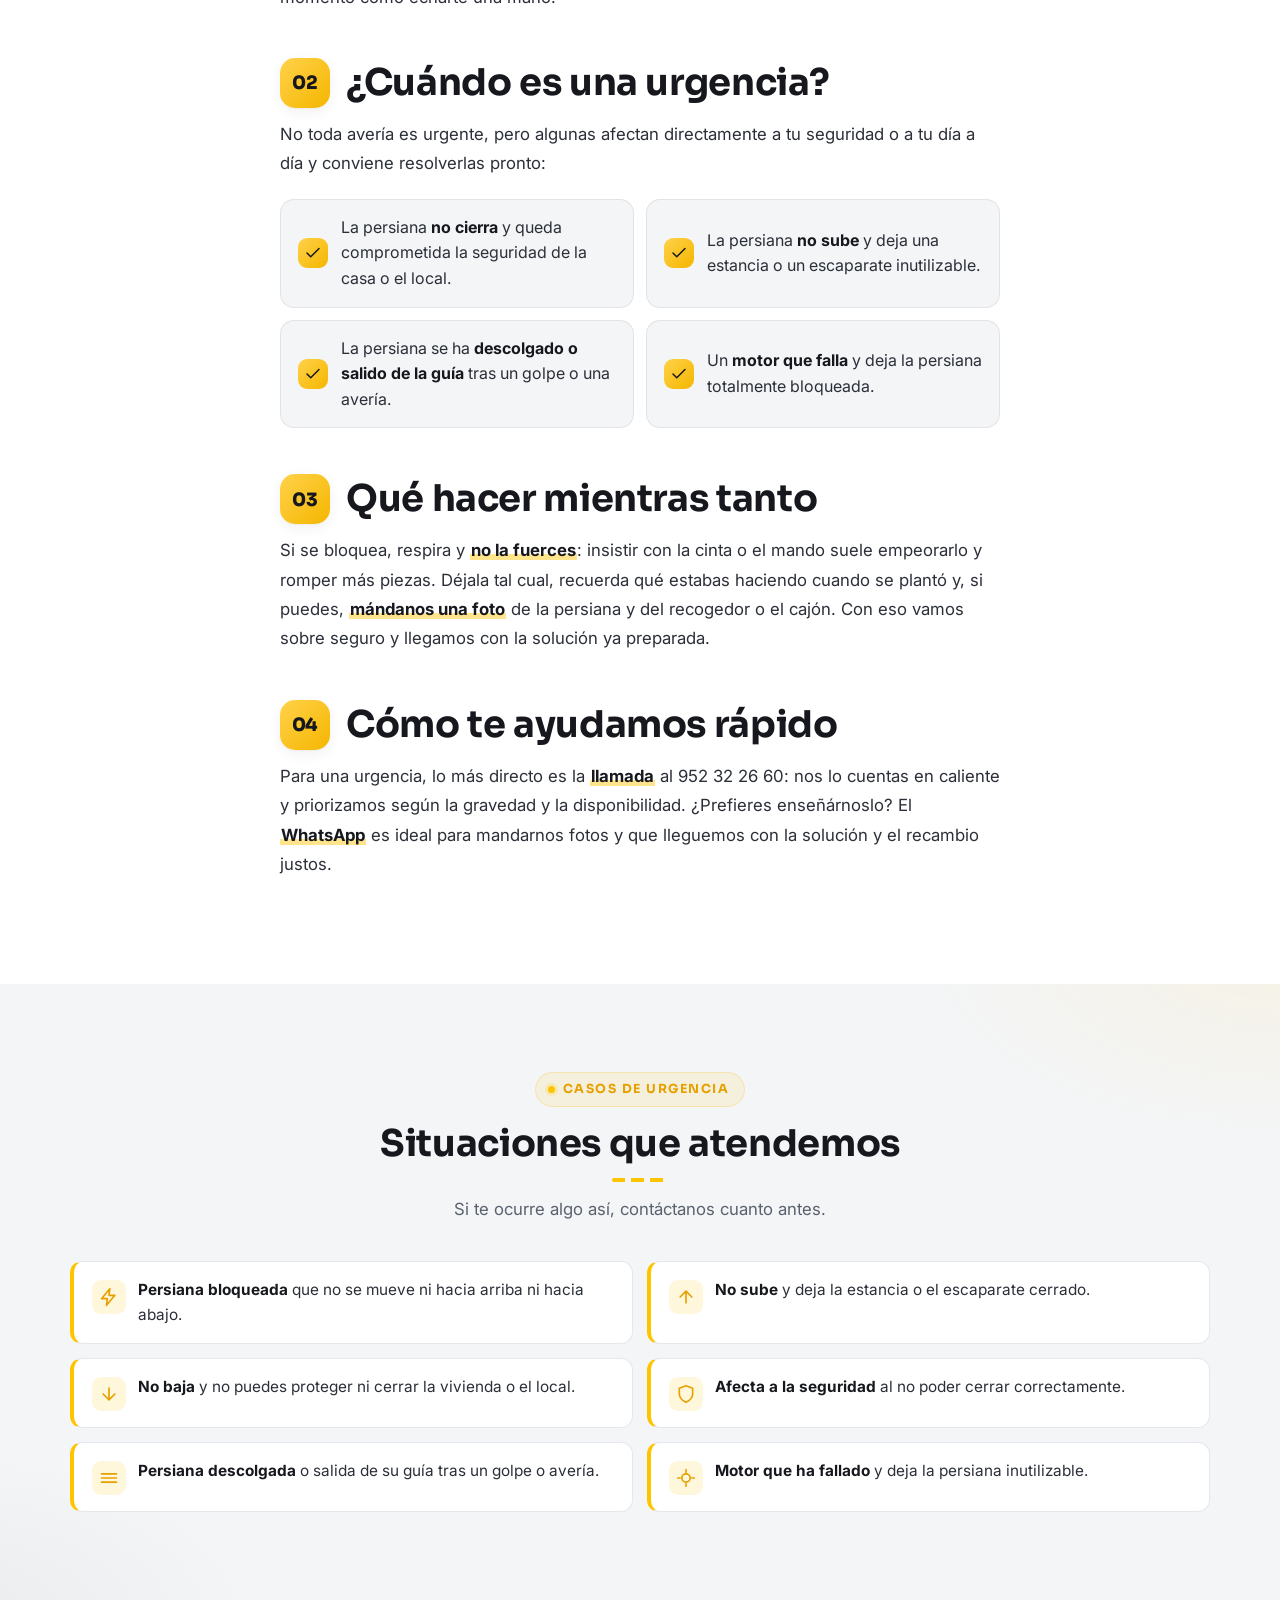
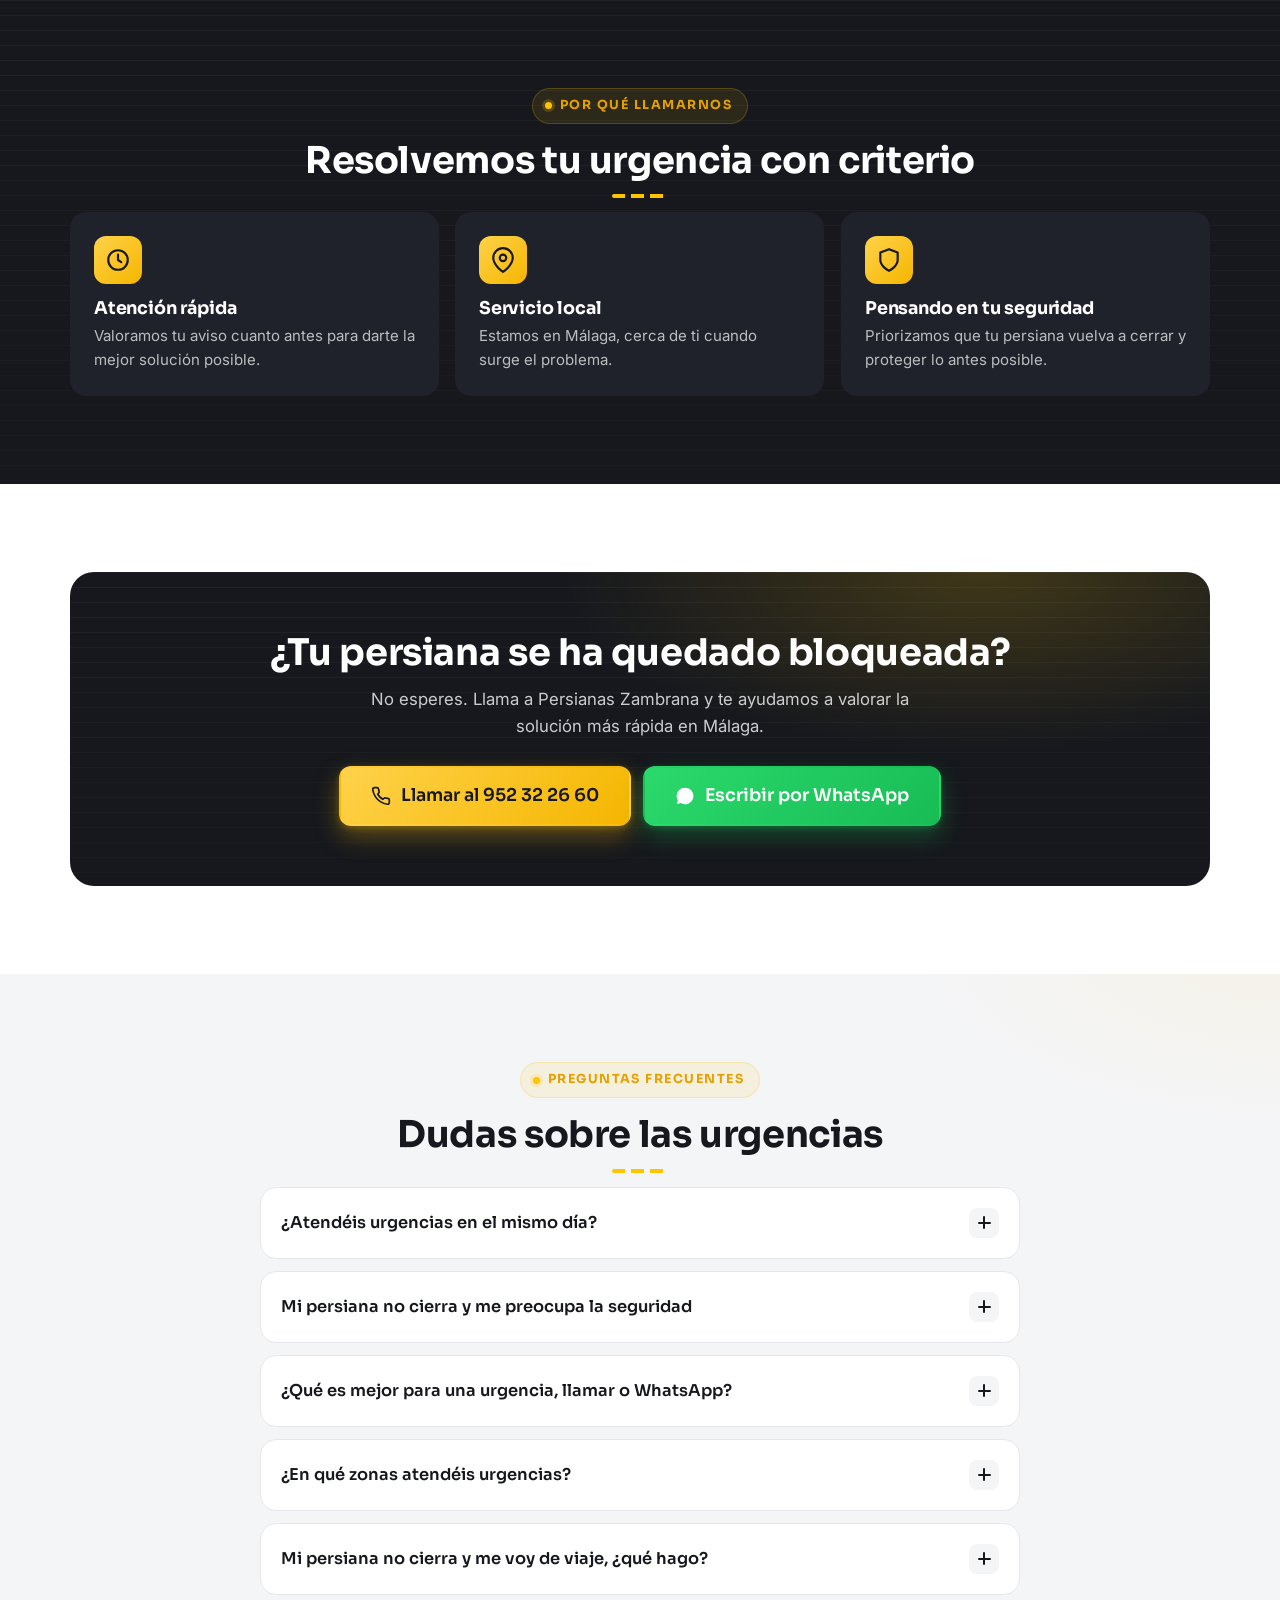
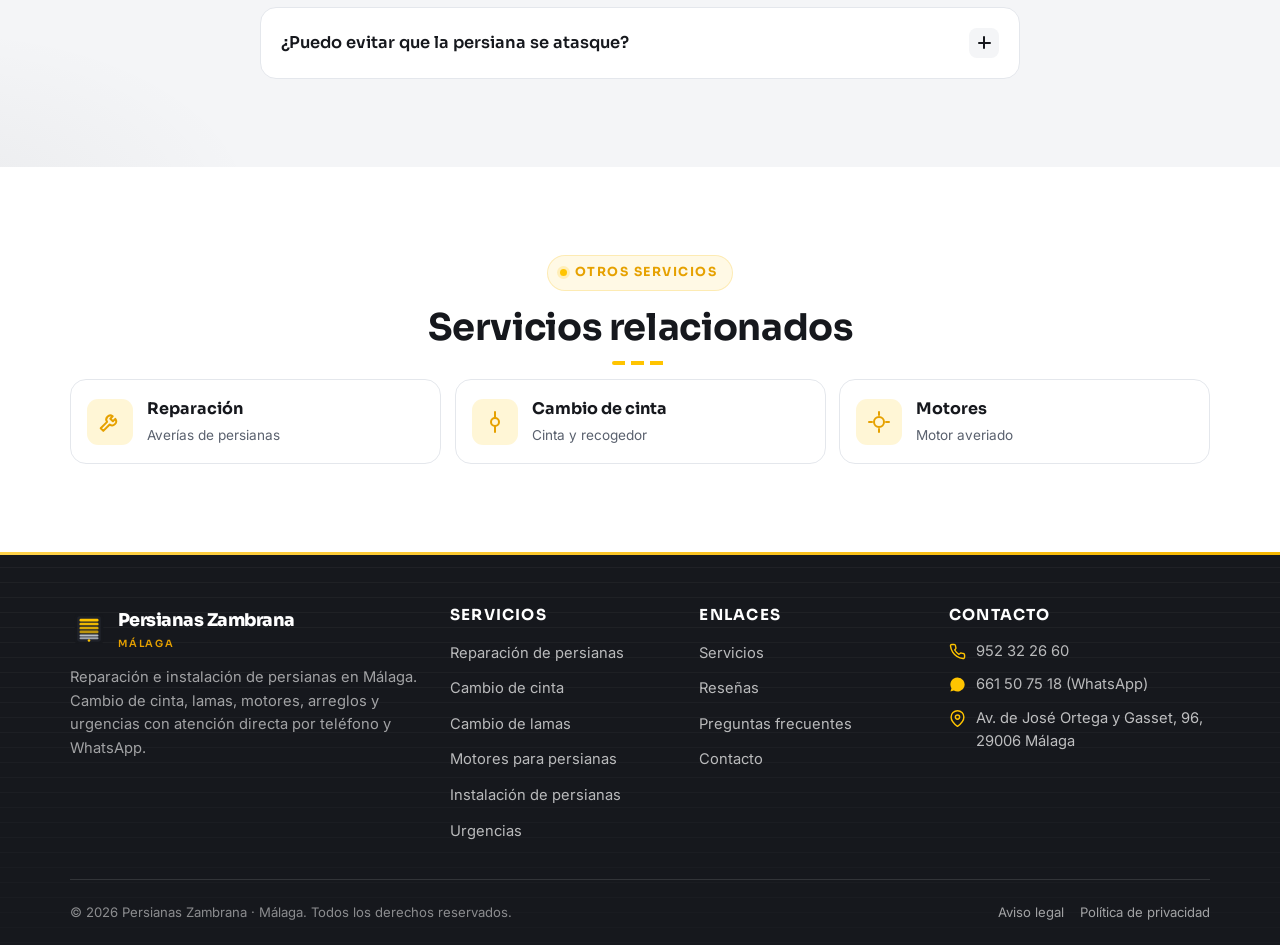
<file: urgencias-persianas-malaga.html>
<!DOCTYPE html>
<html lang="es">
<head>
  <meta charset="UTF-8">
  <meta name="viewport" content="width=device-width, initial-scale=1.0">

  <!-- ============ SEO ============ -->
  <title>Urgencias de persianas en Málaga | Persianas Zambrana</title>
  <meta name="description" content="Urgencias de persianas en Málaga: persiana bloqueada, atascada o averiada que afecta a seguridad y uso diario. Llama ahora al 952 32 26 60.">
  <meta name="keywords" content="urgencias persianas Málaga, persiana bloqueada Málaga, persiana atascada Málaga, avería persiana Málaga">
  <link rel="canonical" href="./urgencias-persianas-malaga.html">
  <meta name="theme-color" content="#16181D">
  <meta property="og:type" content="website">
  <meta property="og:title" content="Urgencias de persianas en Málaga | Persianas Zambrana">
  <meta property="og:description" content="Persiana bloqueada, atascada o averiada que afecta a seguridad y uso diario. Urgencias de persianas en Málaga.">
  <meta property="og:image" content="assets/urgencias.svg">
  <link rel="icon" type="image/svg+xml" href="assets/favicon.svg">
  <link rel="preconnect" href="https://fonts.googleapis.com">
  <link rel="preconnect" href="https://fonts.gstatic.com" crossorigin>
  <link href="https://fonts.googleapis.com/css2?family=Inter:wght@400;500;600&family=Sora:wght@500;600;700;800&display=swap" rel="stylesheet">
  <link rel="stylesheet" href="styles.css">
</head>
<body>

  <!-- TOPBAR -->
  <div class="topbar">
    <div class="contenedor">
      <a href="tel:952322660"><svg viewBox="0 0 24 24" fill="none" stroke="currentColor" stroke-width="2" stroke-linecap="round" stroke-linejoin="round"><path d="M22 16.9v3a2 2 0 0 1-2.2 2 19.8 19.8 0 0 1-8.6-3.1 19.5 19.5 0 0 1-6-6 19.8 19.8 0 0 1-3.1-8.7A2 2 0 0 1 4.1 2h3a2 2 0 0 1 2 1.7c.1.9.3 1.8.6 2.7a2 2 0 0 1-.5 2.1L8.1 9.9a16 16 0 0 0 6 6l1.4-1.1a2 2 0 0 1 2.1-.5c.9.3 1.8.5 2.7.6a2 2 0 0 1 1.7 2z"/></svg> 952 32 26 60</a>
      <span class="topbar-sep">·</span>
      <span class="topbar-horario"><svg viewBox="0 0 24 24" fill="none" stroke="currentColor" stroke-width="2" stroke-linecap="round" stroke-linejoin="round"><circle cx="12" cy="12" r="9"/><path d="M12 7v5l3 2"/></svg> Atención en Málaga y alrededores</span>
    </div>
  </div>

  <!-- HEADER -->
  <header class="site-header">
    <div class="contenedor">
      <nav class="nav" aria-label="Navegación principal">
        <a href="index.html" class="logo" aria-label="Persianas Zambrana - Inicio"><img src="assets/logo.svg" alt=""><span>Persianas Zambrana<small>Málaga</small></span></a>
        <ul class="nav-links" id="nav-links">
          <li><a href="index.html">Inicio</a></li>
          <li><a href="reparacion-persianas-malaga.html">Reparación</a></li>
          <li><a href="cambio-cinta-persianas-malaga.html">Cambio de cinta</a></li>
          <li><a href="cambio-lamas-persianas-malaga.html">Cambio de lamas</a></li>
          <li><a href="motores-persianas-malaga.html">Motores</a></li>
          <li><a href="instalacion-persianas-malaga.html">Instalación</a></li>
          <li><a href="urgencias-persianas-malaga.html" class="activo">Urgencias</a></li>
          <li class="nav-cta-movil">
            <a href="tel:952322660" class="btn btn-call">Llamar 952 32 26 60</a>
            <a href="https://wa.me/34661507518?text=Hola%2C%20tengo%20una%20urgencia%20con%20una%20persiana%20en%20M%C3%A1laga%20(atascada%2Fbloqueada).%20%C2%BFPod%C3%A9is%20ayudarme%3F" class="btn btn-wa" target="_blank" rel="noopener">WhatsApp</a>
          </li>
        </ul>
        <div class="nav-acciones">
          <a href="tel:952322660" class="btn btn-call btn-call-header"><svg viewBox="0 0 24 24" fill="none" stroke="currentColor" stroke-width="2" stroke-linecap="round" stroke-linejoin="round"><path d="M22 16.9v3a2 2 0 0 1-2.2 2 19.8 19.8 0 0 1-8.6-3.1 19.5 19.5 0 0 1-6-6 19.8 19.8 0 0 1-3.1-8.7A2 2 0 0 1 4.1 2h3a2 2 0 0 1 2 1.7c.1.9.3 1.8.6 2.7a2 2 0 0 1-.5 2.1L8.1 9.9a16 16 0 0 0 6 6l1.4-1.1a2 2 0 0 1 2.1-.5c.9.3 1.8.5 2.7.6a2 2 0 0 1 1.7 2z"/></svg> <span class="txt">Llamar ahora</span></a>
          <button class="nav-toggle" id="nav-toggle" aria-label="Abrir menú" aria-controls="nav-links" aria-expanded="false"><span></span><span></span><span></span></button>
        </div>
      </nav>
    </div>
  </header>

  <main>
    <!-- HERO -->
    <section class="servicio-hero">
      <div class="contenedor">
        <nav class="breadcrumb" aria-label="Ruta de navegación"><a href="index.html">Inicio</a> <span>/</span> Urgencias</nav>
        <div class="hero-grid" style="margin-top:18px">
          <div class="reveal">
            <span class="eyebrow" style="background:rgba(230,57,70,.14);color:#c92b38">Atención rápida</span>
            <h1>Urgencias de persianas en Málaga</h1>
            <p class="lead">Atendemos avisos relacionados con averías de persianas que requieren una solución rápida, según disponibilidad.</p>
            <div class="cta-grupo">
              <a href="tel:952322660" class="btn btn-call btn-grande"><svg viewBox="0 0 24 24" fill="none" stroke="currentColor" stroke-width="2" stroke-linecap="round" stroke-linejoin="round"><path d="M22 16.9v3a2 2 0 0 1-2.2 2 19.8 19.8 0 0 1-8.6-3.1 19.5 19.5 0 0 1-6-6 19.8 19.8 0 0 1-3.1-8.7A2 2 0 0 1 4.1 2h3a2 2 0 0 1 2 1.7c.1.9.3 1.8.6 2.7a2 2 0 0 1-.5 2.1L8.1 9.9a16 16 0 0 0 6 6l1.4-1.1a2 2 0 0 1 2.1-.5c.9.3 1.8.5 2.7.6a2 2 0 0 1 1.7 2z"/></svg> Llamar ahora</a>
              <a href="https://wa.me/34661507518?text=Hola%2C%20tengo%20una%20urgencia%20con%20una%20persiana%20en%20M%C3%A1laga%20(atascada%2Fbloqueada).%20%C2%BFPod%C3%A9is%20ayudarme%3F" class="btn btn-wa btn-grande" target="_blank" rel="noopener"><svg viewBox="0 0 24 24" fill="currentColor"><path d="M17.5 14.4c-.3-.1-1.7-.8-1.9-.9-.3-.1-.5-.1-.7.1-.2.3-.7.9-.9 1.1-.2.2-.3.2-.6.1-.3-.1-1.2-.5-2.3-1.4-.9-.8-1.4-1.7-1.6-2-.2-.3 0-.5.1-.6.1-.1.3-.3.4-.5.1-.2.2-.3.3-.5.1-.2 0-.4 0-.5 0-.1-.7-1.6-.9-2.2-.2-.6-.5-.5-.7-.5h-.6c-.2 0-.5.1-.8.4-.3.3-1 1-1 2.5s1.1 2.9 1.2 3.1c.1.2 2.1 3.2 5.1 4.5.7.3 1.3.5 1.7.6.7.2 1.4.2 1.9.1.6-.1 1.7-.7 1.9-1.4.2-.7.2-1.2.2-1.4-.1-.1-.3-.2-.6-.3z"/><path d="M12 2a10 10 0 0 0-8.5 15.3L2 22l4.8-1.5A10 10 0 1 0 12 2z"/></svg> WhatsApp urgente</a>
            </div>
            <div class="mini-badges">
              <span class="badge"><span class="estrellas">★★★★★</span> 4,8/5 en Google</span>
              <span class="badge"><svg viewBox="0 0 24 24" fill="none" stroke="currentColor" stroke-width="2" stroke-linecap="round" stroke-linejoin="round"><path d="M21 10c0 7-9 13-9 13s-9-6-9-13a9 9 0 0 1 18 0z"/><circle cx="12" cy="10" r="3"/></svg> Atención en Málaga</span>
            </div>
          </div>
          <div class="hero-media reveal d1">
            <!-- Imagen IA relevante al servicio. Sustituir por foto real cuando esté disponible. -->
            <img src="assets/urgencias.svg" alt="Persiana atascada y bloqueada que requiere una reparación urgente en Málaga" width="800" height="500">
          </div>
        </div>
      </div>
    </section>

    <!-- BLOQUE URGENTE DESTACADO -->
    <section class="section" style="padding-top:0">
      <div class="contenedor">
        <div class="urgencias reveal">
          <div class="urgencias-inner">
            <span class="pill">¿Persiana bloqueada ahora mismo?</span>
            <h2>Cuéntanos qué ocurre y valoramos la solución</h2>
            <p>Si tu persiana se ha quedado atascada, no baja, no sube o ha sufrido una avería que afecta a tu seguridad o a tu día a día, contáctanos directamente. Para urgencias, lo más rápido es la llamada telefónica.</p>
            <div class="cta-grupo">
              <a href="tel:952322660" class="btn btn-call btn-grande"><svg viewBox="0 0 24 24" fill="none" stroke="currentColor" stroke-width="2" stroke-linecap="round" stroke-linejoin="round"><path d="M22 16.9v3a2 2 0 0 1-2.2 2 19.8 19.8 0 0 1-8.6-3.1 19.5 19.5 0 0 1-6-6 19.8 19.8 0 0 1-3.1-8.7A2 2 0 0 1 4.1 2h3a2 2 0 0 1 2 1.7c.1.9.3 1.8.6 2.7a2 2 0 0 1-.5 2.1L8.1 9.9a16 16 0 0 0 6 6l1.4-1.1a2 2 0 0 1 2.1-.5c.9.3 1.8.5 2.7.6a2 2 0 0 1 1.7 2z"/></svg> Llamar al 952 32 26 60</a>
              <a href="https://wa.me/34661507518?text=Hola%2C%20tengo%20una%20urgencia%20con%20una%20persiana%20en%20M%C3%A1laga%20(atascada%2Fbloqueada).%20%C2%BFPod%C3%A9is%20ayudarme%3F" class="btn btn-wa btn-grande" target="_blank" rel="noopener"><svg viewBox="0 0 24 24" fill="currentColor"><path d="M17.5 14.4c-.3-.1-1.7-.8-1.9-.9-.3-.1-.5-.1-.7.1-.2.3-.7.9-.9 1.1-.2.2-.3.2-.6.1-.3-.1-1.2-.5-2.3-1.4-.9-.8-1.4-1.7-1.6-2-.2-.3 0-.5.1-.6.1-.1.3-.3.4-.5.1-.2.2-.3.3-.5.1-.2 0-.4 0-.5 0-.1-.7-1.6-.9-2.2-.2-.6-.5-.5-.7-.5h-.6c-.2 0-.5.1-.8.4-.3.3-1 1-1 2.5s1.1 2.9 1.2 3.1c.1.2 2.1 3.2 5.1 4.5.7.3 1.3.5 1.7.6.7.2 1.4.2 1.9.1.6-.1 1.7-.7 1.9-1.4.2-.7.2-1.2.2-1.4-.1-.1-.3-.2-.6-.3z"/><path d="M12 2a10 10 0 0 0-8.5 15.3L2 22l4.8-1.5A10 10 0 1 0 12 2z"/></svg> Escribir por WhatsApp</a>
            </div>
          </div>
        </div>
      </div>
    </section>

    <!-- EXPLICACIÓN -->
    <section class="section" style="padding-top:0">
      <div class="contenedor prosa reveal" style="margin-inline:auto">
        <span class="eyebrow">El servicio</span>
        <h2>Averías de persiana que no pueden esperar</h2>
        <p>Una persiana estropeada suele ser una molestia… hasta que deja de serlo y se convierte en un problema de verdad. La que <b>no cierra</b> deja tu casa o tu local al descubierto justo cuando más necesitas protegerlos. La que <b>no sube</b> te deja una habitación a oscuras o un escaparate cerrado en plena jornada. Y, como buena avería, casi siempre llega en el peor momento.</p>
        <p>En <b>Persianas Zambrana</b> atendemos estos avisos en Málaga y, <b>según disponibilidad</b>, buscamos la salida más rápida posible. Cuéntanos qué ha pasado y te decimos al momento cómo echarte una mano.</p>

        <h2>¿Cuándo es una urgencia?</h2>
        <p>No toda avería es urgente, pero algunas afectan directamente a tu seguridad o a tu día a día y conviene resolverlas pronto:</p>
        <ul class="check">
          <li><svg viewBox="0 0 24 24" fill="none" stroke="currentColor" stroke-width="2" stroke-linecap="round" stroke-linejoin="round"><path d="M20 6 9 17l-5-5"/></svg> <span>La persiana <b>no cierra</b> y queda comprometida la seguridad de la casa o el local.</span></li>
          <li><svg viewBox="0 0 24 24" fill="none" stroke="currentColor" stroke-width="2" stroke-linecap="round" stroke-linejoin="round"><path d="M20 6 9 17l-5-5"/></svg> <span>La persiana <b>no sube</b> y deja una estancia o un escaparate inutilizable.</span></li>
          <li><svg viewBox="0 0 24 24" fill="none" stroke="currentColor" stroke-width="2" stroke-linecap="round" stroke-linejoin="round"><path d="M20 6 9 17l-5-5"/></svg> <span>La persiana se ha <b>descolgado o salido de la guía</b> tras un golpe o una avería.</span></li>
          <li><svg viewBox="0 0 24 24" fill="none" stroke="currentColor" stroke-width="2" stroke-linecap="round" stroke-linejoin="round"><path d="M20 6 9 17l-5-5"/></svg> <span>Un <b>motor que falla</b> y deja la persiana totalmente bloqueada.</span></li>
        </ul>

        <h2>Qué hacer mientras tanto</h2>
        <p>Si se bloquea, respira y <b>no la fuerces</b>: insistir con la cinta o el mando suele empeorarlo y romper más piezas. Déjala tal cual, recuerda qué estabas haciendo cuando se plantó y, si puedes, <b>mándanos una foto</b> de la persiana y del recogedor o el cajón. Con eso vamos sobre seguro y llegamos con la solución ya preparada.</p>

        <h2>Cómo te ayudamos rápido</h2>
        <p>Para una urgencia, lo más directo es la <b>llamada</b> al 952&nbsp;32&nbsp;26&nbsp;60: nos lo cuentas en caliente y priorizamos según la gravedad y la disponibilidad. ¿Prefieres enseñárnoslo? El <b>WhatsApp</b> es ideal para mandarnos fotos y que lleguemos con la solución y el recambio justos.</p>
      </div>
    </section>

    <!-- PROBLEMAS -->
    <section class="section section--gris">
      <div class="contenedor">
        <div class="text-center"><span class="eyebrow">Casos de urgencia</span><h2 class="seccion-titulo">Situaciones que atendemos</h2><p class="seccion-intro">Si te ocurre algo así, contáctanos cuanto antes.</p></div>
        <div class="problemas-grid">
          <div class="problema reveal"><svg viewBox="0 0 24 24" fill="none" stroke="currentColor" stroke-width="2" stroke-linecap="round" stroke-linejoin="round"><path d="m13 2-10 12h7l-1 8 10-12h-7l1-8z"/></svg><p><b>Persiana bloqueada</b> que no se mueve ni hacia arriba ni hacia abajo.</p></div>
          <div class="problema reveal d1"><svg viewBox="0 0 24 24" fill="none" stroke="currentColor" stroke-width="2" stroke-linecap="round" stroke-linejoin="round"><path d="M12 19V5M5 12l7-7 7 7"/></svg><p><b>No sube</b> y deja la estancia o el escaparate cerrado.</p></div>
          <div class="problema reveal d2"><svg viewBox="0 0 24 24" fill="none" stroke="currentColor" stroke-width="2" stroke-linecap="round" stroke-linejoin="round"><path d="M12 5v14M19 12l-7 7-7-7"/></svg><p><b>No baja</b> y no puedes proteger ni cerrar la vivienda o el local.</p></div>
          <div class="problema reveal"><svg viewBox="0 0 24 24" fill="none" stroke="currentColor" stroke-width="2" stroke-linecap="round" stroke-linejoin="round"><path d="M12 22s8-4 8-10V5l-8-3-8 3v7c0 6 8 10 8 10z"/></svg><p><b>Afecta a la seguridad</b> al no poder cerrar correctamente.</p></div>
          <div class="problema reveal d1"><svg viewBox="0 0 24 24" fill="none" stroke="currentColor" stroke-width="2" stroke-linecap="round" stroke-linejoin="round"><path d="M3 7h18M3 12h18M3 17h18"/></svg><p><b>Persiana descolgada</b> o salida de su guía tras un golpe o avería.</p></div>
          <div class="problema reveal d2"><svg viewBox="0 0 24 24" fill="none" stroke="currentColor" stroke-width="2" stroke-linecap="round" stroke-linejoin="round"><path d="M12 2v3M12 19v3M2 12h3M19 12h3"/><circle cx="12" cy="12" r="5"/></svg><p><b>Motor que ha fallado</b> y deja la persiana inutilizable.</p></div>
        </div>
      </div>
    </section>

    <!-- BENEFICIOS -->
    <section class="section section--oscura">
      <div class="contenedor">
        <div class="text-center"><span class="eyebrow">Por qué llamarnos</span><h2 class="seccion-titulo">Resolvemos tu urgencia con criterio</h2></div>
        <div class="beneficios-grid">
          <div class="beneficio reveal"><span class="ico"><svg viewBox="0 0 24 24" fill="none" stroke="currentColor" stroke-width="2" stroke-linecap="round" stroke-linejoin="round"><circle cx="12" cy="12" r="9"/><path d="M12 7v5l3 2"/></svg></span><h3>Atención rápida</h3><p>Valoramos tu aviso cuanto antes para darte la mejor solución posible.</p></div>
          <div class="beneficio reveal d1"><span class="ico"><svg viewBox="0 0 24 24" fill="none" stroke="currentColor" stroke-width="2" stroke-linecap="round" stroke-linejoin="round"><path d="M21 10c0 7-9 13-9 13s-9-6-9-13a9 9 0 0 1 18 0z"/><circle cx="12" cy="10" r="3"/></svg></span><h3>Servicio local</h3><p>Estamos en Málaga, cerca de ti cuando surge el problema.</p></div>
          <div class="beneficio reveal d2"><span class="ico"><svg viewBox="0 0 24 24" fill="none" stroke="currentColor" stroke-width="2" stroke-linecap="round" stroke-linejoin="round"><path d="M12 22s8-4 8-10V5l-8-3-8 3v7c0 6 8 10 8 10z"/></svg></span><h3>Pensando en tu seguridad</h3><p>Priorizamos que tu persiana vuelva a cerrar y proteger lo antes posible.</p></div>
        </div>
      </div>
    </section>

    <!-- CTA FUERTE -->
    <section class="section">
      <div class="contenedor">
        <div class="cta-fuerte reveal">
          <h2>¿Tu persiana se ha quedado bloqueada?</h2>
          <p>No esperes. Llama a Persianas Zambrana y te ayudamos a valorar la solución más rápida en Málaga.</p>
          <div class="cta-grupo">
            <a href="tel:952322660" class="btn btn-call btn-grande"><svg viewBox="0 0 24 24" fill="none" stroke="currentColor" stroke-width="2" stroke-linecap="round" stroke-linejoin="round"><path d="M22 16.9v3a2 2 0 0 1-2.2 2 19.8 19.8 0 0 1-8.6-3.1 19.5 19.5 0 0 1-6-6 19.8 19.8 0 0 1-3.1-8.7A2 2 0 0 1 4.1 2h3a2 2 0 0 1 2 1.7c.1.9.3 1.8.6 2.7a2 2 0 0 1-.5 2.1L8.1 9.9a16 16 0 0 0 6 6l1.4-1.1a2 2 0 0 1 2.1-.5c.9.3 1.8.5 2.7.6a2 2 0 0 1 1.7 2z"/></svg> Llamar al 952 32 26 60</a>
            <a href="https://wa.me/34661507518?text=Hola%2C%20tengo%20una%20urgencia%20con%20una%20persiana%20en%20M%C3%A1laga%20(atascada%2Fbloqueada).%20%C2%BFPod%C3%A9is%20ayudarme%3F" class="btn btn-wa btn-grande" target="_blank" rel="noopener"><svg viewBox="0 0 24 24" fill="currentColor"><path d="M17.5 14.4c-.3-.1-1.7-.8-1.9-.9-.3-.1-.5-.1-.7.1-.2.3-.7.9-.9 1.1-.2.2-.3.2-.6.1-.3-.1-1.2-.5-2.3-1.4-.9-.8-1.4-1.7-1.6-2-.2-.3 0-.5.1-.6.1-.1.3-.3.4-.5.1-.2.2-.3.3-.5.1-.2 0-.4 0-.5 0-.1-.7-1.6-.9-2.2-.2-.6-.5-.5-.7-.5h-.6c-.2 0-.5.1-.8.4-.3.3-1 1-1 2.5s1.1 2.9 1.2 3.1c.1.2 2.1 3.2 5.1 4.5.7.3 1.3.5 1.7.6.7.2 1.4.2 1.9.1.6-.1 1.7-.7 1.9-1.4.2-.7.2-1.2.2-1.4-.1-.1-.3-.2-.6-.3z"/><path d="M12 2a10 10 0 0 0-8.5 15.3L2 22l4.8-1.5A10 10 0 1 0 12 2z"/></svg> Escribir por WhatsApp</a>
          </div>
        </div>
      </div>
    </section>

    <!-- FAQ -->
    <section class="section section--gris">
      <div class="contenedor">
        <div class="text-center"><span class="eyebrow">Preguntas frecuentes</span><h2 class="seccion-titulo">Dudas sobre las urgencias</h2></div>
        <div class="faq-lista">
          <div class="faq-item"><button class="faq-pregunta">¿Atendéis urgencias en el mismo día? <span class="mas"></span></button><div class="faq-respuesta"><p>Atendemos los avisos según disponibilidad y los priorizamos en función de la situación. Para una urgencia, lo mejor es llamarnos directamente para valorar la rapidez de la intervención.</p></div></div>
          <div class="faq-item"><button class="faq-pregunta">Mi persiana no cierra y me preocupa la seguridad <span class="mas"></span></button><div class="faq-respuesta"><p>Es uno de los casos que tratamos como prioritarios. Llámanos y nos cuentas la situación para buscar la solución más rápida posible.</p></div></div>
          <div class="faq-item"><button class="faq-pregunta">¿Qué es mejor para una urgencia, llamar o WhatsApp? <span class="mas"></span></button><div class="faq-respuesta"><p>Para urgencias recomendamos la llamada al 952 32 26 60, ya que es la vía más directa. WhatsApp es una buena opción para enviarnos fotos del problema.</p></div></div>
          <div class="faq-item"><button class="faq-pregunta">¿En qué zonas atendéis urgencias? <span class="mas"></span></button><div class="faq-respuesta"><p>En Málaga capital y alrededores cercanos, según disponibilidad. Indícanos tu zona al contactar.</p></div></div>
          <div class="faq-item"><button class="faq-pregunta">Mi persiana no cierra y me voy de viaje, ¿qué hago? <span class="mas"></span></button><div class="faq-respuesta"><p>Es justo el tipo de caso que tratamos como prioritario por seguridad. Llámanos cuanto antes y explícanos la situación para buscar la forma más rápida de dejar la persiana cerrada y operativa.</p></div></div>
          <div class="faq-item"><button class="faq-pregunta">¿Puedo evitar que la persiana se atasque? <span class="mas"></span></button><div class="faq-respuesta"><p>En gran medida, sí: no la fuerces si notas resistencia, muévela con suavidad y atiende a tiempo los primeros síntomas (ruidos, durezas o que cueste subir). Revisar una pequeña avería pronto evita que acabe en una urgencia.</p></div></div>
        </div>
      </div>
    </section>

    <!-- RELACIONADOS -->
    <section class="section">
      <div class="contenedor">
        <div class="text-center"><span class="eyebrow">Otros servicios</span><h2 class="seccion-titulo">Servicios relacionados</h2></div>
        <div class="relacionados-grid">
          <a class="relacionado reveal" href="reparacion-persianas-malaga.html"><span class="ico"><svg viewBox="0 0 24 24" fill="none" stroke="currentColor" stroke-width="2" stroke-linecap="round" stroke-linejoin="round"><path d="M14.7 6.3a4 4 0 0 0-5.6 5.6l-6.4 6.4 2.6 2.6 6.4-6.4a4 4 0 0 0 5.6-5.6l-2.4 2.4-2.6-2.6z"/></svg></span><div><b>Reparación</b><small>Averías de persianas</small></div><span class="flecha"><svg viewBox="0 0 24 24" fill="none" stroke="currentColor" stroke-width="2" stroke-linecap="round" stroke-linejoin="round"><path d="M5 12h14M13 6l6 6-6 6"/></svg></span></a>
          <a class="relacionado reveal d1" href="cambio-cinta-persianas-malaga.html"><span class="ico"><svg viewBox="0 0 24 24" fill="none" stroke="currentColor" stroke-width="2" stroke-linecap="round" stroke-linejoin="round"><path d="M12 2v6M12 16v6"/><circle cx="12" cy="12" r="4"/></svg></span><div><b>Cambio de cinta</b><small>Cinta y recogedor</small></div><span class="flecha"><svg viewBox="0 0 24 24" fill="none" stroke="currentColor" stroke-width="2" stroke-linecap="round" stroke-linejoin="round"><path d="M5 12h14M13 6l6 6-6 6"/></svg></span></a>
          <a class="relacionado reveal d2" href="motores-persianas-malaga.html"><span class="ico"><svg viewBox="0 0 24 24" fill="none" stroke="currentColor" stroke-width="2" stroke-linecap="round" stroke-linejoin="round"><path d="M12 2v3M12 19v3M2 12h3M19 12h3"/><circle cx="12" cy="12" r="5"/></svg></span><div><b>Motores</b><small>Motor averiado</small></div><span class="flecha"><svg viewBox="0 0 24 24" fill="none" stroke="currentColor" stroke-width="2" stroke-linecap="round" stroke-linejoin="round"><path d="M5 12h14M13 6l6 6-6 6"/></svg></span></a>
        </div>
      </div>
    </section>
  </main>

  <!-- FOOTER -->
  <footer class="site-footer">
    <div class="contenedor">
      <div class="footer-grid">
        <div class="footer-col">
          <a href="index.html" class="logo"><img src="assets/logo.svg" alt=""><span>Persianas Zambrana<small>Málaga</small></span></a>
          <p>Reparación e instalación de persianas en Málaga. Cambio de cinta, lamas, motores, arreglos y urgencias con atención directa por teléfono y WhatsApp.</p>
        </div>
        <div class="footer-col"><h4>Servicios</h4><ul>
          <li><a href="reparacion-persianas-malaga.html">Reparación de persianas</a></li>
          <li><a href="cambio-cinta-persianas-malaga.html">Cambio de cinta</a></li>
          <li><a href="cambio-lamas-persianas-malaga.html">Cambio de lamas</a></li>
          <li><a href="motores-persianas-malaga.html">Motores para persianas</a></li>
          <li><a href="instalacion-persianas-malaga.html">Instalación de persianas</a></li>
          <li><a href="urgencias-persianas-malaga.html">Urgencias</a></li>
        </ul></div>
        <div class="footer-col"><h4>Enlaces</h4><ul>
          <li><a href="index.html#servicios">Servicios</a></li>
          <li><a href="index.html#resenas">Reseñas</a></li>
          <li><a href="index.html#faq">Preguntas frecuentes</a></li>
          <li><a href="index.html#contacto">Contacto</a></li>
        </ul></div>
        <div class="footer-col"><h4>Contacto</h4><ul class="footer-contacto">
          <li><svg viewBox="0 0 24 24" fill="none" stroke="currentColor" stroke-width="2" stroke-linecap="round" stroke-linejoin="round"><path d="M22 16.9v3a2 2 0 0 1-2.2 2 19.8 19.8 0 0 1-8.6-3.1 19.5 19.5 0 0 1-6-6 19.8 19.8 0 0 1-3.1-8.7A2 2 0 0 1 4.1 2h3a2 2 0 0 1 2 1.7c.1.9.3 1.8.6 2.7a2 2 0 0 1-.5 2.1L8.1 9.9a16 16 0 0 0 6 6l1.4-1.1a2 2 0 0 1 2.1-.5c.9.3 1.8.5 2.7.6a2 2 0 0 1 1.7 2z"/></svg> <a href="tel:952322660">952 32 26 60</a></li>
          <li><svg viewBox="0 0 24 24" fill="currentColor"><path d="M12 2a10 10 0 0 0-8.5 15.3L2 22l4.8-1.5A10 10 0 1 0 12 2z"/></svg> <a href="https://wa.me/34661507518" target="_blank" rel="noopener">661 50 75 18 (WhatsApp)</a></li>
          <li><svg viewBox="0 0 24 24" fill="none" stroke="currentColor" stroke-width="2" stroke-linecap="round" stroke-linejoin="round"><path d="M21 10c0 7-9 13-9 13s-9-6-9-13a9 9 0 0 1 18 0z"/><circle cx="12" cy="10" r="3"/></svg> Av. de José Ortega y Gasset, 96, 29006 Málaga</li>
        </ul></div>
      </div>
      <div class="footer-bottom">
        <span>© <span data-anio>2026</span> Persianas Zambrana · Málaga. Todos los derechos reservados.</span>
        <span class="legal"><a href="aviso-legal.html">Aviso legal</a><a href="politica-privacidad.html">Política de privacidad</a></span>
      </div>
    </div>
  </footer>

  <!-- CTA FLOTANTE -->
  <div class="cta-flotante">
    <a href="tel:952322660" class="fl-call"><svg viewBox="0 0 24 24" fill="none" stroke="currentColor" stroke-width="2" stroke-linecap="round" stroke-linejoin="round"><path d="M22 16.9v3a2 2 0 0 1-2.2 2 19.8 19.8 0 0 1-8.6-3.1 19.5 19.5 0 0 1-6-6 19.8 19.8 0 0 1-3.1-8.7A2 2 0 0 1 4.1 2h3a2 2 0 0 1 2 1.7c.1.9.3 1.8.6 2.7a2 2 0 0 1-.5 2.1L8.1 9.9a16 16 0 0 0 6 6l1.4-1.1a2 2 0 0 1 2.1-.5c.9.3 1.8.5 2.7.6a2 2 0 0 1 1.7 2z"/></svg> Llamar</a>
    <a href="https://wa.me/34661507518?text=Hola%2C%20tengo%20una%20urgencia%20con%20una%20persiana%20en%20M%C3%A1laga%20(atascada%2Fbloqueada).%20%C2%BFPod%C3%A9is%20ayudarme%3F" class="fl-wa" target="_blank" rel="noopener"><svg viewBox="0 0 24 24" fill="currentColor"><path d="M17.5 14.4c-.3-.1-1.7-.8-1.9-.9-.3-.1-.5-.1-.7.1-.2.3-.7.9-.9 1.1-.2.2-.3.2-.6.1-.3-.1-1.2-.5-2.3-1.4-.9-.8-1.4-1.7-1.6-2-.2-.3 0-.5.1-.6.1-.1.3-.3.4-.5.1-.2.2-.3.3-.5.1-.2 0-.4 0-.5 0-.1-.7-1.6-.9-2.2-.2-.6-.5-.5-.7-.5h-.6c-.2 0-.5.1-.8.4-.3.3-1 1-1 2.5s1.1 2.9 1.2 3.1c.1.2 2.1 3.2 5.1 4.5.7.3 1.3.5 1.7.6.7.2 1.4.2 1.9.1.6-.1 1.7-.7 1.9-1.4.2-.7.2-1.2.2-1.4-.1-.1-.3-.2-.6-.3z"/><path d="M12 2a10 10 0 0 0-8.5 15.3L2 22l4.8-1.5A10 10 0 1 0 12 2z"/></svg> WhatsApp</a>
  </div>
  <a href="https://wa.me/34661507518?text=Hola%2C%20tengo%20una%20urgencia%20con%20una%20persiana%20en%20M%C3%A1laga%20(atascada%2Fbloqueada).%20%C2%BFPod%C3%A9is%20ayudarme%3F" class="wa-burbuja" target="_blank" rel="noopener" aria-label="Contactar por WhatsApp"><svg viewBox="0 0 24 24" fill="currentColor"><path d="M17.5 14.4c-.3-.1-1.7-.8-1.9-.9-.3-.1-.5-.1-.7.1-.2.3-.7.9-.9 1.1-.2.2-.3.2-.6.1-.3-.1-1.2-.5-2.3-1.4-.9-.8-1.4-1.7-1.6-2-.2-.3 0-.5.1-.6.1-.1.3-.3.4-.5.1-.2.2-.3.3-.5.1-.2 0-.4 0-.5 0-.1-.7-1.6-.9-2.2-.2-.6-.5-.5-.7-.5h-.6c-.2 0-.5.1-.8.4-.3.3-1 1-1 2.5s1.1 2.9 1.2 3.1c.1.2 2.1 3.2 5.1 4.5.7.3 1.3.5 1.7.6.7.2 1.4.2 1.9.1.6-.1 1.7-.7 1.9-1.4.2-.7.2-1.2.2-1.4-.1-.1-.3-.2-.6-.3z"/><path d="M12 2a10 10 0 0 0-8.5 15.3L2 22l4.8-1.5A10 10 0 1 0 12 2z"/></svg></a>

  <script src="script.js"></script>
</body>
</html>
</file>
<file: styles.css>
/* =====================================================================
   PERSIANAS ZAMBRANA — Hoja de estilos principal
   Diseño mobile-first · Amarillo + antracita · Estilo comercial local
   ---------------------------------------------------------------------
   ÍNDICE
   1.  Variables y tokens de diseño
   2.  Reset y base
   3.  Tipografía y utilidades
   4.  Botones y CTA
   5.  Contenedores y secciones
   6.  Topbar + Header fijo + Navegación
   7.  Intro animada (persiana subiendo)
   8.  Hero
   9.  Tarjetas de servicios
   10. Bloque de urgencias
   11. Bloque de confianza
   12. Zonas de trabajo
   13. Reseñas
   14. FAQ (acordeón)
   15. Contacto + formulario
   16. Footer
   17. CTA flotante (móvil)
   18. Páginas de servicio (problemas, beneficios, relacionados)
   19. Animaciones de aparición
   20. Media queries (tablet / escritorio)
   ===================================================================== */

/* ---------------------------------------------------------------------
   1. VARIABLES Y TOKENS DE DISEÑO
   Edita aquí los colores y datos visuales globales de la marca.
--------------------------------------------------------------------- */
:root {
  /* Paleta principal */
  --amarillo: #FFC400;          /* Amarillo de marca (acentos / botones) */
  --amarillo-claro: #FFD740;
  --amarillo-osc: #E6A100;      /* Hover de botones amarillos */
  --antracita: #16181D;         /* Negro / gris antracita (fuerza) */
  --antracita-2: #1F222A;
  --gris-oscuro: #2B2F38;
  --gris-medio: #5A616E;
  --gris-claro: #F4F5F7;        /* Fondos limpios */
  --gris-borde: #E4E7EC;
  --blanco: #FFFFFF;
  --texto: #1A1C22;
  --texto-suave: #5A616E;

  /* Toques metálicos (persianas) */
  --metal-1: #D7DBE0;
  --metal-2: #B7BdC6;
  --metal-3: #9AA1AC;

  /* Estados */
  --wa-verde: #25D366;
  --wa-verde-osc: #1EBE5A;
  --urgencia: #E63946;

  /* Tipografía */
  --fuente-titulos: "Sora", "Segoe UI", system-ui, sans-serif;
  --fuente-texto: "Inter", "Segoe UI", system-ui, -apple-system, sans-serif;

  /* Estructura */
  --ancho-max: 1180px;
  --radio: 16px;
  --radio-sm: 12px;
  --radio-lg: 24px;
  --ring: rgba(20, 22, 26, .08);
  --sombra-sm: 0 1px 2px rgba(16, 18, 22, .04), 0 4px 14px rgba(16, 18, 22, .06);
  --sombra: 0 4px 12px rgba(16, 18, 22, .06), 0 14px 34px rgba(16, 18, 22, .10);
  --sombra-lg: 0 10px 30px rgba(16, 18, 22, .10), 0 30px 70px rgba(16, 18, 22, .18);
  --transicion: .28s cubic-bezier(.4, 0, .2, 1);
  --suave: .55s cubic-bezier(.16, 1, .3, 1);

  /* Degradados premium */
  --grad-amarillo: linear-gradient(135deg, #FFD24A 0%, #F5B600 100%);
  --grad-wa: linear-gradient(135deg, #2BD96C 0%, #18BC55 100%);
  --grad-oscuro: linear-gradient(160deg, #1F222A 0%, #14161A 100%);

  --alto-header: 64px;
}

/* ---------------------------------------------------------------------
   2. RESET Y BASE
--------------------------------------------------------------------- */
*,
*::before,
*::after { box-sizing: border-box; margin: 0; padding: 0; }

html { scroll-behavior: smooth; -webkit-text-size-adjust: 100%; }

body {
  font-family: var(--fuente-texto);
  color: var(--texto);
  background: var(--blanco);
  line-height: 1.6;
  font-size: 16px;
  overflow-x: hidden;
  -webkit-font-smoothing: antialiased;
}

img, svg { max-width: 100%; display: block; height: auto; }

a { color: inherit; text-decoration: none; }

ul { list-style: none; }

/* Foco accesible visible para teclado */
a:focus-visible,
button:focus-visible,
input:focus-visible,
textarea:focus-visible {
  outline: 3px solid var(--amarillo);
  outline-offset: 2px;
  border-radius: 4px;
}

/* ---------------------------------------------------------------------
   3. TIPOGRAFÍA Y UTILIDADES
--------------------------------------------------------------------- */
h1, h2, h3, h4 {
  font-family: var(--fuente-titulos);
  line-height: 1.15;
  font-weight: 700;
  color: var(--antracita);
  letter-spacing: -.01em;
}

h1 { font-size: clamp(1.9rem, 6vw, 3.2rem); }
h2 { font-size: clamp(1.5rem, 4.5vw, 2.3rem); }
h3 { font-size: clamp(1.15rem, 3vw, 1.4rem); }

p { color: var(--texto-suave); }

.contenedor {
  width: 100%;
  max-width: var(--ancho-max);
  margin-inline: auto;
  padding-inline: 20px;
}

.text-center { text-align: center; }
.amarillo { color: var(--amarillo-osc); }
.nowrap { white-space: nowrap; }

/* Etiqueta superior de sección */
.eyebrow {
  display: inline-flex;
  align-items: center;
  gap: 8px;
  font-family: var(--fuente-titulos);
  font-weight: 700;
  font-size: .78rem;
  letter-spacing: .12em;
  text-transform: uppercase;
  color: var(--amarillo-osc);
  background: rgba(255, 196, 0, .10);
  border: 1px solid rgba(245, 182, 0, .22);
  padding: 7px 15px 7px 12px;
  border-radius: 50px;
  margin-bottom: 16px;
}
.eyebrow::before {
  content: "";
  width: 7px; height: 7px;
  border-radius: 50%;
  background: var(--amarillo);
  box-shadow: 0 0 0 3px rgba(255, 196, 0, .2);
}

.seccion-titulo { margin-bottom: 12px; }
.seccion-intro {
  max-width: 620px;
  margin: 0 auto 38px;
  font-size: 1.05rem;
}
.seccion-intro.izq { margin-inline: 0; }

/* ---------------------------------------------------------------------
   4. BOTONES Y CTA
--------------------------------------------------------------------- */
.btn {
  --bg: var(--amarillo);
  --fg: var(--antracita);
  display: inline-flex;
  align-items: center;
  justify-content: center;
  gap: 10px;
  font-family: var(--fuente-titulos);
  font-weight: 600;
  font-size: 1rem;
  line-height: 1;
  padding: 15px 24px;
  border-radius: var(--radio-sm);
  background: var(--bg);
  color: var(--fg);
  border: 2px solid transparent;
  cursor: pointer;
  transition: transform var(--transicion), box-shadow var(--transicion), background var(--transicion);
  text-align: center;
  min-height: 52px;          /* objetivo táctil cómodo */
}
.btn svg { width: 20px; height: 20px; flex: none; }
.btn:hover { transform: translateY(-2px); box-shadow: var(--sombra); }
.btn:active { transform: translateY(0) scale(.99); }

/* Llamada (amarillo, acción principal) */
.btn-call {
  background: var(--grad-amarillo);
  color: var(--antracita);
  box-shadow: 0 2px 6px rgba(245,182,0,.25), 0 10px 24px rgba(245,182,0,.34);
}
.btn-call:hover { box-shadow: 0 4px 10px rgba(245,182,0,.30), 0 18px 36px rgba(245,182,0,.46); filter: brightness(1.03); }

/* WhatsApp */
.btn-wa {
  background: var(--grad-wa);
  color: #fff;
  box-shadow: 0 2px 6px rgba(24,188,85,.25), 0 10px 24px rgba(24,188,85,.32);
}
.btn-wa:hover { box-shadow: 0 4px 10px rgba(24,188,85,.30), 0 18px 36px rgba(24,188,85,.44); filter: brightness(1.03); }

/* Secundario oscuro */
.btn-dark { --bg: var(--antracita); --fg: #fff; }
.btn-dark:hover { background: var(--gris-oscuro); }

/* Contorno (sobre fondo claro) */
.btn-outline {
  background: transparent;
  color: var(--antracita);
  border-color: var(--gris-borde);
  box-shadow: none;
}
.btn-outline:hover { border-color: var(--antracita); background: var(--antracita); color: #fff; }

/* Contorno claro (sobre fondo oscuro) */
.btn-ghost {
  background: rgba(255,255,255,.08);
  color: #fff;
  border-color: rgba(255,255,255,.28);
  box-shadow: none;
}
.btn-ghost:hover { background: rgba(255,255,255,.16); border-color: #fff; }

.btn-bloque { width: 100%; }
.btn-grande { padding: 18px 30px; font-size: 1.1rem; min-height: 58px; }

.cta-grupo {
  display: flex;
  flex-wrap: wrap;
  gap: 12px;
}

/* ---------------------------------------------------------------------
   5. CONTENEDORES Y SECCIONES
--------------------------------------------------------------------- */
.section { padding-block: clamp(48px, 9vw, 88px); }
.section--gris { background: var(--gris-claro); }
.section--oscura { background: var(--antracita); color: #fff; }
.section--oscura h2,
.section--oscura h3 { color: #fff; }
.section--oscura p { color: rgba(255,255,255,.75); }

/* ---------------------------------------------------------------------
   6. TOPBAR + HEADER FIJO + NAVEGACIÓN
--------------------------------------------------------------------- */
.topbar {
  background: var(--antracita);
  color: rgba(255,255,255,.85);
  font-size: .82rem;
}
.topbar .contenedor {
  display: flex;
  align-items: center;
  justify-content: center;
  gap: 18px;
  min-height: 38px;
  text-align: center;
}
.topbar a { display: inline-flex; align-items: center; gap: 6px; font-weight: 600; }
.topbar a:hover { color: var(--amarillo); }
.topbar svg { width: 15px; height: 15px; color: var(--amarillo); }
.topbar .topbar-sep { opacity: .35; }
.topbar .topbar-horario { display: none; }

.site-header {
  position: sticky;
  top: 0;
  z-index: 100;
  background: rgba(255,255,255,.98);
  /* Nota: no usar backdrop-filter/filter aquí. Crearía un containing block
     que rompe el position:fixed del panel del menú móvil (.nav-links). */
  border-bottom: 1px solid var(--gris-borde);
  transition: box-shadow var(--transicion);
}
.site-header.is-scrolled { box-shadow: var(--sombra-sm); }

.nav {
  display: flex;
  align-items: center;
  justify-content: space-between;
  min-height: var(--alto-header);
  gap: 16px;
}

/* Logo */
.logo {
  display: inline-flex;
  align-items: center;
  gap: 10px;
  font-family: var(--fuente-titulos);
  font-weight: 800;
  font-size: 1.1rem;
  color: var(--antracita);
  letter-spacing: -.02em;
  white-space: nowrap;          /* el nombre nunca se parte en dos líneas */
  flex: none;
}
.logo img, .logo svg { width: 38px; height: 38px; }
.logo span small {
  display: block;
  font-size: .62rem;
  font-weight: 600;
  letter-spacing: .18em;
  text-transform: uppercase;
  color: var(--amarillo-osc);
  margin-top: 2px;
}

/* Menú navegación */
.nav-links {
  display: flex;
  align-items: center;
  gap: 4px;
}
.nav-links a {
  font-family: var(--fuente-titulos);
  font-weight: 500;
  font-size: .9rem;
  color: var(--gris-oscuro);
  padding: 9px 11px;
  border-radius: 10px;
  white-space: nowrap;          /* cada enlace en una sola línea */
  transition: color var(--transicion), background var(--transicion);
}
.nav-links a:hover { color: var(--antracita); background: var(--gris-claro); }
.nav-links a.activo { color: var(--antracita); background: rgba(255, 196, 0, .16); box-shadow: none; }

/* Estructura premium del menú: solo visible dentro del menú móvil */
.nav-cta-movil { display: none; }
.menu-head, .menu-foot { display: none; }
.nav-links .mi-ico, .nav-links .mi-arrow { display: none; }

.nav-acciones { display: flex; align-items: center; gap: 10px; }
.nav-acciones .btn { padding: 11px 18px; min-height: 44px; font-size: .92rem; }

/* Hamburguesa */
.nav-toggle {
  display: none;
  flex-direction: column;
  gap: 5px;
  width: 46px;
  height: 46px;
  align-items: center;
  justify-content: center;
  background: var(--gris-claro);
  border: 1px solid var(--gris-borde);
  border-radius: 10px;
  cursor: pointer;
}
.nav-toggle span {
  width: 22px;
  height: 2.5px;
  background: var(--antracita);
  border-radius: 3px;
  transition: var(--transicion);
}
.nav-toggle[aria-expanded="true"] span:nth-child(1) { transform: translateY(7.5px) rotate(45deg); }
.nav-toggle[aria-expanded="true"] span:nth-child(2) { opacity: 0; }
.nav-toggle[aria-expanded="true"] span:nth-child(3) { transform: translateY(-7.5px) rotate(-45deg); }

/* ---------------------------------------------------------------------
   7. INTRO ANIMADA — Persiana subiendo
--------------------------------------------------------------------- */
#intro {
  position: fixed;
  inset: 0;
  z-index: 2000;
  background: var(--antracita);
  display: grid;
  place-items: center;
  overflow: hidden;
}
#intro.intro--oculto {
  opacity: 0;
  visibility: hidden;
  transition: opacity .6s ease, visibility .6s ease;
}
body.intro-activo { overflow: hidden; }

/* Lamas de la persiana que sube */
.intro-persiana {
  position: absolute;
  inset: 0;
  display: flex;
  flex-direction: column;
  background: repeating-linear-gradient(
    to bottom,
    #20232b 0px,
    #20232b 18px,
    #2c303a 18px,
    #2c303a 20px
  );
  box-shadow: inset 0 -30px 60px rgba(0,0,0,.55);
  transform: translateY(0);
  animation: persianaSube 2.4s cubic-bezier(.7, 0, .2, 1) .9s forwards;
}
.intro-persiana::after {
  content: "";
  position: absolute;
  left: 0; right: 0; bottom: 0;
  height: 16px;
  background: linear-gradient(var(--metal-2), var(--metal-3));
  box-shadow: 0 4px 14px rgba(0,0,0,.4);
}

.intro-contenido {
  position: relative;
  z-index: 2;
  text-align: center;
  padding: 24px;
  animation: introTexto .8s ease both .2s;
}
.intro-logo {
  width: 70px; height: 70px;
  margin: 0 auto 22px;
  filter: drop-shadow(0 6px 16px rgba(0,0,0,.4));
}
.intro-contenido .frase {
  font-family: var(--fuente-titulos);
  font-weight: 700;
  font-size: clamp(1.4rem, 5vw, 2.2rem);
  color: #fff;
  margin-bottom: 8px;
}
.intro-contenido .frase b { color: var(--amarillo); }
.intro-contenido .sub {
  color: rgba(255,255,255,.7);
  font-size: 1rem;
  letter-spacing: .02em;
}
.intro-barra {
  width: 180px;
  height: 4px;
  margin: 26px auto 0;
  border-radius: 4px;
  background: rgba(255,255,255,.15);
  overflow: hidden;
}
.intro-barra::before {
  content: "";
  display: block;
  height: 100%;
  width: 100%;
  background: var(--amarillo);
  transform: translateX(-100%);
  animation: cargaBarra 3.1s ease forwards;
}

@keyframes persianaSube {
  to { transform: translateY(-105%); }
}
@keyframes introTexto {
  from { opacity: 0; transform: translateY(14px); }
  to   { opacity: 1; transform: translateY(0); }
}
@keyframes cargaBarra {
  to { transform: translateX(0); }
}

/* Respeto a usuarios que prefieren menos movimiento */
@media (prefers-reduced-motion: reduce) {
  .intro-persiana { animation-duration: .4s; animation-delay: .1s; }
  .intro-barra::before { animation-duration: .8s; }
}

/* ---------------------------------------------------------------------
   8. HERO
--------------------------------------------------------------------- */
.hero {
  position: relative;
  background:
    radial-gradient(900px 400px at 85% -10%, rgba(255,196,0,.16), transparent 60%),
    radial-gradient(700px 500px at 5% 110%, rgba(255,196,0,.08), transparent 55%),
    linear-gradient(180deg, #fff 0%, var(--gris-claro) 100%);
  padding-block: clamp(40px, 8vw, 84px);
  overflow: hidden;
}
.hero::before {
  content: "";
  position: absolute;
  inset: 0;
  pointer-events: none;
  background-image: radial-gradient(rgba(20,22,26,.05) 1px, transparent 1.4px);
  background-size: 24px 24px;
  -webkit-mask-image: radial-gradient(85% 65% at 50% 0%, #000, transparent 75%);
  mask-image: radial-gradient(85% 65% at 50% 0%, #000, transparent 75%);
}
.hero-grid {
  position: relative;
  z-index: 1;
  display: grid;
  gap: 36px;
  align-items: center;
}
.hero-texto .eyebrow { background: rgba(255,196,0,.18); }
.hero h1 { margin-bottom: 16px; }
.hero h1 mark { background: linear-gradient(transparent 60%, var(--amarillo) 60%); color: inherit; padding: 0 2px; }
.hero-sub {
  font-size: 1.12rem;
  max-width: 560px;
  margin-bottom: 26px;
  color: var(--gris-oscuro);
}
.hero .cta-grupo { margin-bottom: 26px; }

/* Insignias de confianza */
.confianza-badges {
  display: flex;
  flex-wrap: wrap;
  gap: 10px 12px;
  align-items: center;
}
.badge {
  display: inline-flex;
  align-items: center;
  gap: 8px;
  font-size: .86rem;
  font-weight: 600;
  color: var(--gris-oscuro);
  background: #fff;
  border: 1px solid var(--ring);
  padding: 8px 14px;
  border-radius: 50px;
  box-shadow: var(--sombra-sm);
}
.badge svg { width: 18px; height: 18px; color: var(--amarillo-osc); flex: none; }
.badge .estrellas { color: var(--amarillo); letter-spacing: 1px; }

/* Imagen del hero */
.hero-media {
  position: relative;
  border-radius: var(--radio-lg);
  overflow: hidden;
  box-shadow: var(--sombra-lg);
  background: var(--antracita);
  aspect-ratio: 4 / 3;
}
.hero-media img { width: 100%; height: 100%; object-fit: cover; }
.hero-rating {
  position: absolute;
  left: 16px; bottom: 16px;
  background: rgba(255,255,255,.96);
  border-radius: 14px;
  padding: 12px 16px;
  box-shadow: var(--sombra);
  display: flex;
  align-items: center;
  gap: 12px;
}
.hero-rating .num { font-family: var(--fuente-titulos); font-weight: 800; font-size: 1.5rem; color: var(--antracita); }
.hero-rating .estrellas { color: var(--amarillo); font-size: .9rem; letter-spacing: 1px; }
.hero-rating small { color: var(--texto-suave); font-size: .78rem; }

/* ---------------------------------------------------------------------
   9. TARJETAS DE SERVICIOS
--------------------------------------------------------------------- */
.servicios-grid {
  display: grid;
  grid-template-columns: 1fr;
  gap: 18px;
}
.servicio-card {
  position: relative;
  display: flex;
  flex-direction: column;
  background: var(--blanco);
  border: 1px solid var(--ring);
  border-radius: var(--radio-lg);
  overflow: hidden;
  box-shadow: var(--sombra-sm);
  transition: transform var(--suave), box-shadow var(--suave), border-color var(--transicion);
}
.servicio-card:hover { transform: translateY(-6px); box-shadow: var(--sombra-lg); border-color: transparent; }
.servicio-card .card-img {
  position: relative;
  aspect-ratio: 16 / 10;
  overflow: hidden;
  background: var(--gris-claro);
}
.servicio-card .card-img::after {
  content: "";
  position: absolute;
  inset: 0;
  background: linear-gradient(180deg, transparent 55%, rgba(16,18,22,.10) 100%);
  opacity: 0;
  transition: opacity var(--transicion);
}
.servicio-card:hover .card-img::after { opacity: 1; }
.servicio-card .card-img img { width: 100%; height: 100%; object-fit: cover; transition: transform .55s var(--suave); }
.servicio-card:hover .card-img img { transform: scale(1.05); }
.servicio-card .card-cuerpo { padding: 20px; display: flex; flex-direction: column; flex: 1; }
.servicio-card h3 { display: flex; align-items: center; gap: 10px; margin-bottom: 8px; }
.servicio-card h3 .ico {
  width: 38px; height: 38px;
  display: grid; place-items: center;
  background: var(--grad-amarillo);
  border-radius: 11px;
  flex: none;
  box-shadow: 0 4px 12px rgba(245,182,0,.30);
}
.servicio-card h3 .ico svg { width: 20px; height: 20px; color: var(--antracita); }
.servicio-card p { font-size: .95rem; margin-bottom: 16px; flex: 1; }
.servicio-card .card-link {
  font-family: var(--fuente-titulos);
  font-weight: 600;
  font-size: .95rem;
  color: var(--antracita);
  display: inline-flex;
  align-items: center;
  gap: 6px;
  transition: gap var(--transicion);
}
.servicio-card .card-link svg { width: 18px; height: 18px; color: var(--amarillo-osc); }
.servicio-card:hover .card-link { gap: 10px; }
.servicio-card::after {
  content: "";
  position: absolute;
  inset: 0;
  border-radius: var(--radio);
  pointer-events: none;
  box-shadow: inset 0 0 0 2px transparent;
  transition: box-shadow var(--transicion);
}
.servicio-card:hover::after { box-shadow: inset 0 0 0 2px var(--amarillo); }

/* ---------------------------------------------------------------------
   10. BLOQUE DE URGENCIAS
--------------------------------------------------------------------- */
.urgencias {
  position: relative;
  background:
    linear-gradient(120deg, rgba(22,24,29,.94), rgba(22,24,29,.86)),
    var(--antracita);
  color: #fff;
  border-radius: var(--radio-lg);
  padding: clamp(30px, 6vw, 54px);
  overflow: hidden;
}
.urgencias::before {
  content: "";
  position: absolute;
  top: -40%; right: -10%;
  width: 360px; height: 360px;
  background: radial-gradient(circle, rgba(255,196,0,.28), transparent 70%);
}
.urgencias-inner { position: relative; max-width: 680px; }
.urgencias .pill {
  display: inline-flex; align-items: center; gap: 8px;
  background: rgba(230,57,70,.18);
  color: #ffb3b9;
  font-weight: 700; font-size: .82rem;
  letter-spacing: .04em; text-transform: uppercase;
  padding: 7px 14px; border-radius: 50px; margin-bottom: 16px;
}
.urgencias .pill::before {
  content: ""; width: 9px; height: 9px; border-radius: 50%;
  background: var(--urgencia); box-shadow: 0 0 0 0 rgba(230,57,70,.6);
  animation: pulso 1.8s infinite;
}
.urgencias h2 { color: #fff; margin-bottom: 12px; }
.urgencias p { color: rgba(255,255,255,.8); font-size: 1.05rem; margin-bottom: 24px; }

@keyframes pulso {
  0%   { box-shadow: 0 0 0 0 rgba(230,57,70,.55); }
  70%  { box-shadow: 0 0 0 12px rgba(230,57,70,0); }
  100% { box-shadow: 0 0 0 0 rgba(230,57,70,0); }
}

/* ---------------------------------------------------------------------
   11. BLOQUE DE CONFIANZA
--------------------------------------------------------------------- */
.confianza-grid {
  display: grid;
  grid-template-columns: 1fr;
  gap: 16px;
}
.confianza-item {
  display: flex;
  gap: 14px;
  align-items: flex-start;
  background: var(--blanco);
  border: 1px solid var(--gris-borde);
  border-radius: var(--radio);
  padding: 20px;
}
.confianza-item .ico {
  width: 46px; height: 46px; flex: none;
  display: grid; place-items: center;
  background: var(--antracita);
  border-radius: 12px;
}
.confianza-item .ico svg { width: 24px; height: 24px; color: var(--amarillo); }
.confianza-item h3 { font-size: 1.08rem; margin-bottom: 4px; }
.confianza-item p { font-size: .92rem; margin: 0; }

/* Banda de métricas */
.metricas {
  display: grid;
  grid-template-columns: repeat(2, 1fr);
  gap: 16px;
  margin-top: 34px;
}
.metrica {
  text-align: center;
  background: var(--blanco);
  border: 1px solid var(--gris-borde);
  border-radius: var(--radio);
  padding: 22px 12px;
}
.metrica .n {
  font-family: var(--fuente-titulos);
  font-weight: 800;
  font-size: clamp(1.6rem, 5vw, 2.2rem);
  color: var(--antracita);
}
.metrica .n .estrellas { color: var(--amarillo); }
.metrica span { display: block; font-size: .85rem; color: var(--texto-suave); margin-top: 2px; }

/* ---------------------------------------------------------------------
   12. ZONAS DE TRABAJO
--------------------------------------------------------------------- */
.zonas-grid {
  display: grid;
  gap: 30px;
  align-items: center;
}
.zonas-lista {
  display: flex;
  flex-wrap: wrap;
  gap: 10px;
  margin-top: 22px;
}
.zonas-lista li {
  display: inline-flex;
  align-items: center;
  gap: 7px;
  background: var(--gris-claro);
  border: 1px solid var(--gris-borde);
  border-radius: 50px;
  padding: 9px 16px;
  font-weight: 600;
  font-size: .9rem;
  color: var(--gris-oscuro);
}
.zonas-lista li svg { width: 15px; height: 15px; color: var(--amarillo-osc); }
.zonas-mapa {
  border-radius: var(--radio-lg);
  overflow: hidden;
  box-shadow: var(--sombra);
  min-height: 280px;
  border: 1px solid var(--gris-borde);
}
.zonas-mapa iframe { width: 100%; height: 100%; min-height: 280px; border: 0; display: block; }

/* ---------------------------------------------------------------------
   13. RESEÑAS
--------------------------------------------------------------------- */
.resenas-head {
  display: flex;
  flex-direction: column;
  align-items: center;
  gap: 6px;
  margin-bottom: 34px;
  text-align: center;
}
.resenas-google {
  display: inline-flex;
  align-items: center;
  gap: 10px;
  background: var(--blanco);
  border: 1px solid var(--gris-borde);
  border-radius: 50px;
  padding: 8px 18px;
  box-shadow: var(--sombra-sm);
  font-weight: 600;
}
.resenas-google .estrellas { color: var(--amarillo); letter-spacing: 1px; }
.resenas-google .g {
  font-family: var(--fuente-titulos); font-weight: 800;
}
.resenas-google .g b:nth-child(1){color:#4285F4}
.resenas-google .g b:nth-child(2){color:#EA4335}
.resenas-google .g b:nth-child(3){color:#FBBC05}
.resenas-google .g b:nth-child(4){color:#4285F4}
.resenas-google .g b:nth-child(5){color:#34A853}
.resenas-google .g b:nth-child(6){color:#EA4335}

.resenas-grid {
  display: grid;
  grid-template-columns: 1fr;
  gap: 18px;
}
.resena {
  background: var(--blanco);
  border: 1px solid var(--gris-borde);
  border-radius: var(--radio);
  padding: 22px;
  box-shadow: var(--sombra-sm);
}
.resena .estrellas { color: var(--amarillo); letter-spacing: 1px; margin-bottom: 10px; }
.resena p { color: var(--texto); font-size: .98rem; margin-bottom: 16px; }
.resena .autor { display: flex; align-items: center; gap: 12px; }
.resena .avatar {
  width: 42px; height: 42px; border-radius: 50%;
  display: grid; place-items: center;
  font-family: var(--fuente-titulos); font-weight: 700; color: var(--antracita);
  background: var(--amarillo);
}
.resena .autor b { font-size: .95rem; color: var(--antracita); display: block; font-family: var(--fuente-titulos); }
.resena .autor small { color: var(--texto-suave); }

/* Nota editable para insertar reseñas reales */
.resenas-nota {
  margin-top: 26px;
  text-align: center;
  font-size: .9rem;
  color: var(--texto-suave);
  background: rgba(255,196,0,.08);
  border: 1px dashed var(--amarillo);
  border-radius: var(--radio);
  padding: 14px;
}

/* ---------------------------------------------------------------------
   14. FAQ (ACORDEÓN)
--------------------------------------------------------------------- */
.faq-lista {
  max-width: 760px;
  margin-inline: auto;
  display: flex;
  flex-direction: column;
  gap: 12px;
}
.faq-item {
  background: var(--blanco);
  border: 1px solid var(--gris-borde);
  border-radius: var(--radio);
  overflow: hidden;
  transition: border-color var(--transicion), box-shadow var(--transicion);
}
.faq-item.abierto { border-color: var(--amarillo); box-shadow: var(--sombra-sm); }
.faq-pregunta {
  width: 100%;
  display: flex;
  align-items: center;
  justify-content: space-between;
  gap: 16px;
  text-align: left;
  background: none;
  border: 0;
  cursor: pointer;
  padding: 20px;
  font-family: var(--fuente-titulos);
  font-weight: 600;
  font-size: 1.02rem;
  color: var(--antracita);
}
.faq-pregunta .mas {
  flex: none;
  width: 30px; height: 30px;
  border-radius: 8px;
  background: var(--gris-claro);
  display: grid; place-items: center;
  position: relative;
  transition: var(--transicion);
}
.faq-pregunta .mas::before,
.faq-pregunta .mas::after {
  content: "";
  position: absolute;
  background: var(--antracita);
  border-radius: 2px;
}
.faq-pregunta .mas::before { width: 13px; height: 2.5px; }
.faq-pregunta .mas::after { width: 2.5px; height: 13px; transition: var(--transicion); }
.faq-item.abierto .mas { background: var(--amarillo); }
.faq-item.abierto .mas::after { transform: rotate(90deg); opacity: 0; }
.faq-respuesta {
  max-height: 0;
  overflow: hidden;
  transition: max-height .35s ease;
}
.faq-respuesta p { padding: 0 20px 20px; margin: 0; font-size: .98rem; }

/* ---------------------------------------------------------------------
   15. CONTACTO + FORMULARIO
--------------------------------------------------------------------- */
.contacto-grid {
  display: grid;
  gap: 28px;
}
.contacto-datos { display: flex; flex-direction: column; gap: 16px; }
.contacto-fila {
  display: flex;
  gap: 14px;
  align-items: flex-start;
  background: var(--blanco);
  border: 1px solid var(--gris-borde);
  border-radius: var(--radio);
  padding: 18px;
}
.contacto-fila .ico {
  width: 44px; height: 44px; flex: none;
  display: grid; place-items: center;
  background: rgba(255,196,0,.16);
  border-radius: 12px;
}
.contacto-fila .ico svg { width: 22px; height: 22px; color: var(--amarillo-osc); }
.contacto-fila h3 { font-size: 1rem; margin-bottom: 2px; }
.contacto-fila a, .contacto-fila p { font-size: .95rem; color: var(--gris-oscuro); margin: 0; }
.contacto-fila a:hover { color: var(--amarillo-osc); }

/* Formulario */
.form {
  background: var(--blanco);
  border: 1px solid var(--gris-borde);
  border-radius: var(--radio-lg);
  padding: 26px;
  box-shadow: var(--sombra-sm);
}
.form h3 { margin-bottom: 6px; }
.form .form-nota { font-size: .88rem; margin-bottom: 18px; }
.campo { margin-bottom: 16px; }
.campo label {
  display: block;
  font-weight: 600;
  font-size: .88rem;
  margin-bottom: 6px;
  color: var(--gris-oscuro);
}
.campo input,
.campo textarea,
.campo select {
  width: 100%;
  padding: 13px 14px;
  border: 1.5px solid var(--gris-borde);
  border-radius: var(--radio-sm);
  font-family: inherit;
  font-size: 1rem;
  color: var(--texto);
  background: var(--gris-claro);
  transition: border-color var(--transicion), background var(--transicion);
}
.campo input:focus,
.campo textarea:focus,
.campo select:focus {
  border-color: var(--amarillo);
  background: #fff;
  outline: none;
}
.campo textarea { resize: vertical; min-height: 110px; }
.form-aviso { font-size: .8rem; color: var(--texto-suave); margin-top: 4px; }
.form-feedback {
  display: none;
  margin-top: 14px;
  padding: 12px 14px;
  border-radius: var(--radio-sm);
  background: rgba(37,211,102,.12);
  border: 1px solid var(--wa-verde);
  color: #128a3e;
  font-size: .92rem;
  font-weight: 600;
}
.form-feedback.visible { display: block; }

/* ---------------------------------------------------------------------
   16. FOOTER
--------------------------------------------------------------------- */
.site-footer {
  position: relative;
  background: var(--antracita);
  color: rgba(255,255,255,.72);
  padding-top: 54px;
}
.site-footer::before {
  content: "";
  position: absolute;
  top: 0; left: 0; right: 0;
  height: 3px;
  background: var(--grad-amarillo);
}
.footer-grid {
  display: grid;
  grid-template-columns: 1fr;
  gap: 32px;
  padding-bottom: 36px;
}
.footer-col .logo { color: #fff; margin-bottom: 14px; }
.footer-col p { color: rgba(255,255,255,.6); font-size: .92rem; }
.footer-col h4 {
  color: #fff;
  font-size: .95rem;
  text-transform: uppercase;
  letter-spacing: .08em;
  margin-bottom: 16px;
}
.footer-col ul { display: flex; flex-direction: column; gap: 10px; }
.footer-col ul a { color: rgba(255,255,255,.7); font-size: .92rem; transition: color var(--transicion); }
.footer-col ul a:hover { color: var(--amarillo); }
.footer-contacto li { display: flex; gap: 10px; align-items: flex-start; font-size: .92rem; }
.footer-contacto svg { width: 17px; height: 17px; color: var(--amarillo); flex: none; margin-top: 3px; }
.footer-bottom {
  border-top: 1px solid rgba(255,255,255,.12);
  padding-block: 22px;
  display: flex;
  flex-direction: column;
  gap: 10px;
  align-items: center;
  text-align: center;
  font-size: .82rem;
  color: rgba(255,255,255,.5);
}
.footer-bottom a { color: rgba(255,255,255,.6); }
.footer-bottom a:hover { color: var(--amarillo); }
.footer-bottom .legal { display: flex; gap: 16px; flex-wrap: wrap; justify-content: center; }

/* ---------------------------------------------------------------------
   17. CTA FLOTANTE (MÓVIL)
--------------------------------------------------------------------- */
.cta-flotante {
  position: fixed;
  bottom: 12px; left: 12px; right: 12px;
  z-index: 90;
  display: grid;
  grid-template-columns: 1fr 1fr;
  gap: 10px;
}
.cta-flotante a {
  display: flex;
  align-items: center;
  justify-content: center;
  gap: 9px;
  padding: 15px 8px;
  border-radius: 16px;
  font-family: var(--fuente-titulos);
  font-weight: 700;
  font-size: .98rem;
  box-shadow: var(--sombra-lg);
}
.cta-flotante svg { width: 20px; height: 20px; flex: none; }
.cta-flotante .fl-call { background: var(--grad-amarillo); color: var(--antracita); }
.cta-flotante .fl-call svg { color: var(--antracita); }
.cta-flotante .fl-wa { background: var(--grad-wa); color: #fff; }

/* Botón flotante WhatsApp circular (escritorio) */
.wa-burbuja {
  position: fixed;
  right: 22px;
  bottom: 22px;
  z-index: 90;
  width: 60px; height: 60px;
  border-radius: 50%;
  background: var(--wa-verde);
  display: none;
  align-items: center;
  justify-content: center;
  box-shadow: 0 10px 30px rgba(37,211,102,.45);
  animation: flotar 2.6s ease-in-out infinite;
}
.wa-burbuja svg { width: 32px; height: 32px; color: #fff; }
@keyframes flotar { 0%,100%{transform:translateY(0)} 50%{transform:translateY(-6px)} }

/* ---------------------------------------------------------------------
   18. PÁGINAS DE SERVICIO
--------------------------------------------------------------------- */
/* Migas de pan */
.breadcrumb {
  font-size: .85rem;
  color: var(--texto-suave);
  padding-top: 18px;
}
.breadcrumb a:hover { color: var(--amarillo-osc); }
.breadcrumb span { color: var(--gris-medio); }

/* Hero de servicio */
.servicio-hero { background: linear-gradient(180deg, #fff, var(--gris-claro)); padding-block: clamp(26px, 5vw, 48px) clamp(40px, 7vw, 70px); }
.servicio-hero .hero-grid { gap: 30px; }
.servicio-hero h1 { margin-bottom: 14px; }
.servicio-hero .lead { font-size: 1.12rem; color: var(--gris-oscuro); margin-bottom: 24px; max-width: 560px; }
.servicio-hero .mini-badges {
  display: flex; flex-wrap: wrap; gap: 10px 18px; margin-top: 22px;
}

/* Lista de problemas que resuelve */
.problemas-grid {
  display: grid;
  grid-template-columns: 1fr;
  gap: 14px;
}
.problema {
  display: flex;
  gap: 12px;
  align-items: flex-start;
  background: var(--blanco);
  border: 1px solid var(--gris-borde);
  border-left: 4px solid var(--amarillo);
  border-radius: var(--radio-sm);
  padding: 16px 18px;
}
.problema svg { width: 22px; height: 22px; color: var(--amarillo-osc); flex: none; margin-top: 2px; }
.problema p { margin: 0; color: var(--gris-oscuro); font-size: .96rem; }
.problema b { color: var(--antracita); }

/* Beneficios */
.beneficios-grid {
  display: grid;
  grid-template-columns: 1fr;
  gap: 16px;
}
.beneficio {
  text-align: left;
  background: var(--antracita-2);
  border-radius: var(--radio);
  padding: 24px;
}
.beneficio .ico {
  width: 48px; height: 48px;
  display: grid; place-items: center;
  background: var(--amarillo);
  border-radius: 12px;
  margin-bottom: 14px;
}
.beneficio .ico svg { width: 26px; height: 26px; color: var(--antracita); }
.beneficio h3 { color: #fff; font-size: 1.1rem; margin-bottom: 6px; }
.beneficio p { color: rgba(255,255,255,.7); font-size: .94rem; margin: 0; }

/* Proceso (pasos) */
.pasos {
  display: grid;
  grid-template-columns: 1fr;
  gap: 18px;
  counter-reset: paso;
}
.paso {
  position: relative;
  background: var(--blanco);
  border: 1px solid var(--gris-borde);
  border-radius: var(--radio);
  padding: 24px 22px 22px;
}
.paso::before {
  counter-increment: paso;
  content: counter(paso);
  position: absolute;
  top: -16px; left: 22px;
  width: 40px; height: 40px;
  background: var(--amarillo);
  color: var(--antracita);
  font-family: var(--fuente-titulos);
  font-weight: 800;
  border-radius: 11px;
  display: grid; place-items: center;
  box-shadow: var(--sombra-sm);
}
.paso h3 { margin: 12px 0 6px; font-size: 1.08rem; }
.paso p { font-size: .94rem; margin: 0; }

/* Bloque CTA fuerte */
.cta-fuerte {
  background:
    radial-gradient(700px 300px at 80% 0%, rgba(255,196,0,.18), transparent 60%),
    var(--antracita);
  color: #fff;
  border-radius: var(--radio-lg);
  padding: clamp(34px, 7vw, 60px);
  text-align: center;
}
.cta-fuerte h2 { color: #fff; margin-bottom: 12px; }
.cta-fuerte p { color: rgba(255,255,255,.78); max-width: 560px; margin: 0 auto 26px; font-size: 1.05rem; }
.cta-fuerte .cta-grupo { justify-content: center; }

/* Servicios relacionados */
.relacionados-grid {
  display: grid;
  grid-template-columns: 1fr;
  gap: 14px;
}
.relacionado {
  display: flex;
  align-items: center;
  gap: 14px;
  background: var(--blanco);
  border: 1px solid var(--gris-borde);
  border-radius: var(--radio);
  padding: 16px;
  transition: transform var(--transicion), box-shadow var(--transicion);
}
.relacionado:hover { transform: translateY(-3px); box-shadow: var(--sombra); }
.relacionado .ico {
  width: 46px; height: 46px; flex: none;
  display: grid; place-items: center;
  background: rgba(255,196,0,.16);
  border-radius: 11px;
}
.relacionado .ico svg { width: 24px; height: 24px; color: var(--amarillo-osc); }
.relacionado b { font-family: var(--fuente-titulos); color: var(--antracita); display: block; }
.relacionado small { color: var(--texto-suave); font-size: .85rem; }
.relacionado .flecha { margin-left: auto; color: var(--amarillo-osc); }

/* Bloque contenido enriquecido (texto largo SEO) */
.prosa { max-width: 760px; }
.prosa p { margin-bottom: 16px; font-size: 1.02rem; color: var(--gris-oscuro); }
.prosa h2 { margin: 30px 0 12px; }
.prosa ul.check { display: flex; flex-direction: column; gap: 10px; margin: 8px 0 18px; }
.prosa ul.check li { display: flex; gap: 10px; align-items: flex-start; color: var(--gris-oscuro); }
.prosa ul.check li svg { width: 20px; height: 20px; color: var(--amarillo-osc); flex: none; margin-top: 3px; }

/* ---------------------------------------------------------------------
   19. ANIMACIONES DE APARICIÓN
--------------------------------------------------------------------- */
.reveal {
  opacity: 0;
  transform: translateY(24px);
  transition: opacity .6s ease, transform .6s ease;
  will-change: opacity, transform;
}
.reveal.visible { opacity: 1; transform: none; }
.reveal.d1 { transition-delay: .08s; }
.reveal.d2 { transition-delay: .16s; }
.reveal.d3 { transition-delay: .24s; }
@media (prefers-reduced-motion: reduce) {
  .reveal { opacity: 1; transform: none; transition: none; }
  .wa-burbuja { animation: none; }
  html { scroll-behavior: auto; }
}

/* ---------------------------------------------------------------------
   20. MEDIA QUERIES
--------------------------------------------------------------------- */

/* --- Tablet pequeña en adelante --- */
@media (min-width: 560px) {
  .servicios-grid { grid-template-columns: repeat(2, 1fr); }
  .relacionados-grid { grid-template-columns: repeat(2, 1fr); }
  .metricas { grid-template-columns: repeat(4, 1fr); }
  .topbar .topbar-horario { display: inline-flex; }
  .cta-grupo .btn { flex: 0 1 auto; }
}

/* --- Tablet --- */
@media (min-width: 760px) {
  .confianza-grid { grid-template-columns: repeat(2, 1fr); }
  .problemas-grid { grid-template-columns: repeat(2, 1fr); }
  .beneficios-grid { grid-template-columns: repeat(3, 1fr); }
  .pasos { grid-template-columns: repeat(3, 1fr); }
  .resenas-grid { grid-template-columns: repeat(2, 1fr); }
  .contacto-grid { grid-template-columns: 1fr 1fr; }
  .zonas-grid { grid-template-columns: 1.1fr 1fr; }
  .footer-grid { grid-template-columns: 1.4fr 1fr 1fr; }
  .footer-bottom { flex-direction: row; justify-content: space-between; }
}

/* --- Maquetación de escritorio (contenido) --- */
@media (min-width: 992px) {
  :root { --alto-header: 72px; }
  .hero-grid { grid-template-columns: 1.05fr .95fr; }
  .servicio-hero .hero-grid { grid-template-columns: 1.1fr .9fr; }
  .servicios-grid { grid-template-columns: repeat(3, 1fr); }
  .resenas-grid { grid-template-columns: repeat(3, 1fr); }
  .relacionados-grid { grid-template-columns: repeat(3, 1fr); }
  .footer-grid { grid-template-columns: 1.6fr 1fr 1fr 1.2fr; }
}

/* --- Navegación horizontal: solo cuando hay sitio de sobra (≥1180px).
       Por debajo se usa el menú hamburguesa premium + barra CTA inferior. --- */
@media (min-width: 1180px) {
  .cta-flotante { display: none; }
  .wa-burbuja { display: flex; }
}

/* --- Menú móvil premium (hasta 1179px) --- */
@media (max-width: 1179.98px) {
  .nav-links {
    position: fixed;
    inset: 0 0 0 auto;
    width: min(360px, 90vw);
    flex-direction: column;
    align-items: stretch;
    gap: 2px;
    background:
      radial-gradient(130% 60% at 100% 0%, rgba(255,196,0,.14), transparent 55%),
      linear-gradient(180deg, #1B1E25 0%, #131519 100%);
    color: #fff;
    padding: 0 0 16px;
    box-shadow: -24px 0 60px rgba(0,0,0,.5);
    transform: translateX(100%);
    transition: transform var(--suave);
    z-index: 99;
    overflow-y: auto;
  }
  .nav-links.abierto { transform: translateX(0); }

  /* Cabecera del panel: logo + cierre */
  .menu-head {
    display: flex;
    align-items: center;
    justify-content: space-between;
    gap: 12px;
    padding: 15px 16px;
    margin-bottom: 6px;
    position: sticky;
    top: 0;
    background: rgba(19,21,25,.92);
    border-bottom: 1px solid rgba(255,255,255,.08);
    z-index: 2;
  }
  .nav-links .menu-brand {
    display: flex; align-items: center; gap: 10px;
    color: #fff; padding: 0; background: none; box-shadow: none;
    font-family: var(--fuente-titulos); font-weight: 800; font-size: 1.02rem;
  }
  .nav-links .menu-brand img { width: 34px; height: 34px; }
  .nav-links .menu-brand small {
    display: block; font-size: .58rem; font-weight: 600;
    letter-spacing: .18em; text-transform: uppercase;
    color: var(--amarillo); margin-top: 2px;
  }
  .menu-close {
    width: 42px; height: 42px; flex: none;
    border-radius: 12px;
    border: 1px solid rgba(255,255,255,.14);
    background: rgba(255,255,255,.05);
    color: #fff;
    display: grid; place-items: center;
    cursor: pointer;
    transition: var(--transicion);
  }
  .menu-close svg { width: 20px; height: 20px; }
  .menu-close:hover { background: rgba(255,255,255,.12); transform: rotate(90deg); }

  /* Enlaces del menú con icono y flecha */
  .nav-links > li:not(.menu-head):not(.menu-foot):not(.nav-cta-movil) { padding: 0 12px; }
  .nav-links > li:not(.menu-head):not(.menu-foot):not(.nav-cta-movil) > a {
    display: flex; align-items: center; gap: 14px;
    padding: 13px 14px; font-size: 1.02rem; font-weight: 500;
    color: rgba(255,255,255,.82);
    background: none;
    border-radius: 14px;
    position: relative;
    transition: var(--transicion);
  }
  .nav-links .mi-ico {
    display: grid; place-items: center;
    width: 38px; height: 38px; flex: none;
    border-radius: 11px;
    background: rgba(255,255,255,.035);
    border: 1px solid rgba(255,255,255,.07);
    color: var(--amarillo-claro);
    transition: var(--transicion);
  }
  .nav-links .mi-ico svg { width: 19px; height: 19px; }
  .nav-links .mi-arrow {
    display: block; width: 16px; height: 16px;
    margin-left: auto; color: rgba(255,255,255,.25);
    transition: var(--transicion);
  }
  .nav-links > li > a:hover { background: rgba(255,255,255,.05); color: #fff; box-shadow: none; }
  .nav-links > li > a:hover .mi-ico { background: rgba(255,196,0,.14); border-color: rgba(255,196,0,.3); }
  .nav-links > li > a:hover .mi-arrow { color: var(--amarillo); transform: translateX(3px); }
  .nav-links > li > a.activo {
    background: linear-gradient(90deg, rgba(255,196,0,.18), rgba(255,196,0,.02));
    color: #fff; box-shadow: none;
  }
  .nav-links > li > a.activo::before {
    content: ""; position: absolute; left: 0; top: 12px; bottom: 12px;
    width: 3px; border-radius: 0 3px 3px 0; background: var(--amarillo);
  }
  .nav-links > li > a.activo .mi-ico { background: var(--amarillo); border-color: var(--amarillo); color: var(--antracita); }

  /* Botones CTA dentro del menú */
  .nav-links .nav-cta-movil {
    margin: 14px 16px 6px;
    padding-top: 16px;
    display: flex;
    flex-direction: column;
    gap: 10px;
    border-top: 1px solid rgba(255,255,255,.08);
  }
  .nav-links .nav-cta-movil .btn { width: 100%; }

  /* Pie del panel con contacto */
  .menu-foot {
    display: flex; flex-direction: column; gap: 3px;
    margin: 6px 18px 0;
  }
  .nav-links .menu-foot-tel {
    display: inline-flex; align-items: center; gap: 10px;
    padding: 0; background: none; box-shadow: none;
    color: #fff;
    font-family: var(--fuente-titulos); font-weight: 700; font-size: 1.18rem;
  }
  .nav-links .menu-foot-tel svg { width: 18px; height: 18px; color: var(--amarillo); }
  .menu-foot-sub { font-size: .82rem; color: rgba(255,255,255,.55); }
  .menu-foot-sub .estrellas { color: var(--amarillo); letter-spacing: 1px; }

  .nav-toggle { display: flex; }
  .nav-acciones .btn-call-header { display: none; }

  /* Backdrop al abrir el menú */
  .nav-backdrop {
    position: fixed;
    inset: 0;
    background: rgba(12,13,16,.55);
    -webkit-backdrop-filter: blur(2px);
    backdrop-filter: blur(2px);
    opacity: 0;
    visibility: hidden;
    transition: var(--transicion);
    z-index: 98;
  }
  .nav-backdrop.visible { opacity: 1; visibility: visible; }

  /* Espacio para la barra CTA inferior flotante */
  body { padding-bottom: 88px; }
}

/* Pantallas muy pequeñas */
@media (max-width: 360px) {
  .hero .cta-grupo .btn { width: 100%; }
  .nav-acciones .btn span.txt { display: none; }
}

/* =====================================================================
   21. CAPA PREMIUM + TEMÁTICA PERSIANAS (vida, lamas y detalles)
   ===================================================================== */

/* --- 21.1 Barra de progreso de lectura --- */
.scroll-progress {
  position: fixed;
  top: 0; left: 0;
  height: 3px;
  width: 0;
  background: var(--grad-amarillo);
  box-shadow: 0 0 10px rgba(245, 182, 0, .55);
  z-index: 200;
  transition: width .12s linear;
}

/* --- 21.2 Textura de lamas en las zonas oscuras --- */
.section--oscura,
.urgencias,
.cta-fuerte,
.site-footer {
  position: relative;
  isolation: isolate;
}
.section--oscura::after,
.urgencias::after,
.cta-fuerte::after,
.site-footer::after {
  content: "";
  position: absolute;
  inset: 0;
  pointer-events: none;
  z-index: 0;
  border-radius: inherit;
  background: repeating-linear-gradient(
    180deg,
    rgba(255, 255, 255, .045) 0 1px,
    transparent 1px 15px
  );
  -webkit-mask-image: linear-gradient(180deg, #000, rgba(0,0,0,.35));
  mask-image: linear-gradient(180deg, #000, rgba(0,0,0,.35));
}
.section--oscura > *,
.urgencias > *,
.cta-fuerte > *,
.site-footer > * { position: relative; z-index: 1; }

/* Filo dorado superior del footer */
.site-footer::before {
  content: "";
  position: absolute;
  top: 0; left: 0; right: 0;
  height: 3px;
  background: var(--grad-amarillo);
  z-index: 2;
}

/* --- 21.3 Brillo de barrido en los botones principales --- */
.btn-call,
.btn-wa { position: relative; overflow: hidden; }
.btn-call::after,
.btn-wa::after {
  content: "";
  position: absolute;
  top: 0; left: -75%;
  width: 45%; height: 100%;
  background: linear-gradient(100deg, transparent, rgba(255,255,255,.5), transparent);
  transform: skewX(-18deg);
  transition: left .65s cubic-bezier(.4, 0, .2, 1);
  pointer-events: none;
}
.btn-call:hover::after,
.btn-wa:hover::after { left: 130%; }

/* --- 21.4 Barrido de luz sobre la ilustración de la tarjeta --- */
.servicio-card .card-img { position: relative; }
.servicio-card .card-img::after {
  content: "";
  position: absolute;
  inset: 0;
  background: linear-gradient(105deg, transparent 42%, rgba(255,255,255,.4) 50%, transparent 58%);
  transform: translateX(-110%);
  transition: transform .8s cubic-bezier(.4, 0, .2, 1);
  pointer-events: none;
}
.servicio-card:hover .card-img::after { transform: translateX(110%); }

/* --- 21.5 Glow vivo del hero --- */
.hero::after {
  content: "";
  position: absolute;
  width: 540px; height: 540px;
  right: -140px; top: -180px;
  background: radial-gradient(circle, rgba(255,196,0,.18), transparent 65%);
  pointer-events: none;
  z-index: 0;
  animation: derivaGlow 16s ease-in-out infinite alternate;
}
.hero > * { position: relative; z-index: 1; }
@keyframes derivaGlow {
  to { transform: translate(-50px, 46px) scale(1.12); }
}

/* --- 21.6 Vida en tarjetas de confianza, métricas y zonas --- */
.confianza-item,
.metrica {
  transition: transform var(--transicion), box-shadow var(--transicion), border-color var(--transicion);
}
.confianza-item:hover,
.metrica:hover {
  transform: translateY(-4px);
  box-shadow: var(--sombra);
  border-color: transparent;
}
.metrica { position: relative; overflow: hidden; }
.metrica::before {
  content: "";
  position: absolute;
  left: 0; right: 0; bottom: 0;
  height: 3px;
  background: var(--grad-amarillo);
  transform: scaleX(0);
  transform-origin: left;
  transition: transform .4s var(--suave);
}
.metrica:hover::before { transform: scaleX(1); }
.zonas-lista li { transition: transform var(--transicion), border-color var(--transicion), background var(--transicion); }
.zonas-lista li:hover { transform: translateY(-2px); border-color: var(--amarillo); background: #fff; }

/* --- 21.7 Cinta temática en movimiento (marquee) --- */
.marquee {
  background: var(--antracita);
  color: rgba(255, 255, 255, .9);
  overflow: hidden;
  border-block: 1px solid rgba(255, 255, 255, .08);
  -webkit-mask-image: linear-gradient(90deg, transparent, #000 8%, #000 92%, transparent);
  mask-image: linear-gradient(90deg, transparent, #000 8%, #000 92%, transparent);
}
.marquee-track {
  display: inline-flex;
  align-items: center;
  white-space: nowrap;
  padding-block: 14px;
  animation: marquee 34s linear infinite;
  will-change: transform;
}
.marquee:hover .marquee-track { animation-play-state: paused; }
.mk-item {
  display: inline-flex;
  align-items: center;
  gap: 11px;
  font-family: var(--fuente-titulos);
  font-weight: 600;
  font-size: .95rem;
  letter-spacing: .01em;
  padding-inline: 26px;
}
.mk-item svg { width: 24px; height: 15px; flex: none; opacity: .9; }
@keyframes marquee { from { transform: translateX(0); } to { transform: translateX(-50%); } }

/* --- 21.8 Divisor decorativo de lamas --- */
.divisor-lamas {
  height: 14px;
  background: repeating-linear-gradient(
    90deg,
    var(--amarillo) 0 26px,
    transparent 26px 34px
  );
  opacity: .25;
  -webkit-mask-image: linear-gradient(90deg, transparent, #000, transparent);
  mask-image: linear-gradient(90deg, transparent, #000, transparent);
  margin: 0 auto;
  max-width: 520px;
}

/* --- 21.9 Respeto a "reducir movimiento" --- */
@media (prefers-reduced-motion: reduce) {
  .hero::after { animation: none; }
  .marquee-track { animation: none; }
  .scroll-progress { transition: none; }
}

/* =====================================================================
   22. MÁS VIDA Y CHISPA (solo diseño, mismo contenido)
   ===================================================================== */

/* --- 22.1 Secciones con color y profundidad (menos planas) --- */
.section--gris {
  background-color: var(--gris-claro);
  background-image:
    radial-gradient(620px 320px at 100% -5%, rgba(255, 196, 0, .07), transparent 60%),
    radial-gradient(540px 300px at -5% 105%, rgba(22, 24, 29, .045), transparent 60%);
}
.servicio-hero {
  background-image:
    radial-gradient(720px 380px at 100% -12%, rgba(255, 196, 0, .12), transparent 60%),
    linear-gradient(180deg, #fff, var(--gris-claro));
}

/* --- 22.2 Acento de lamas bajo los títulos centrados --- */
.text-center .seccion-titulo {
  position: relative;
  padding-bottom: 16px;
  margin-bottom: 14px;
}
.text-center .seccion-titulo::after {
  content: "";
  position: absolute;
  left: 50%; bottom: 0;
  transform: translateX(-50%);
  width: 56px; height: 4px;
  border-radius: 4px;
  background: repeating-linear-gradient(90deg, var(--amarillo) 0 13px, transparent 13px 19px);
}

/* --- 22.3 Eyebrow: el punto late con chispa --- */
.eyebrow::before { animation: latido 2.4s ease-in-out infinite; }
@keyframes latido {
  0%, 100% { box-shadow: 0 0 0 3px rgba(255, 196, 0, .22); }
  50%      { box-shadow: 0 0 0 6px rgba(255, 196, 0, .04); }
}

/* --- 22.4 Tarjetas de servicio: chip vibrante + línea de acento --- */
.servicio-card h3 .ico { background: var(--grad-amarillo); }
.servicio-card h3 .ico svg { color: var(--antracita); }
.servicio-card::before {
  content: "";
  position: absolute;
  top: 0; left: 0; right: 0;
  height: 4px;
  background: var(--grad-amarillo);
  transform: scaleX(0);
  transform-origin: left;
  transition: transform .45s var(--suave);
  z-index: 3;
}
.servicio-card:hover::before { transform: scaleX(1); }

/* --- 22.5 "Problemas que resolvemos" con vida --- */
.problema {
  transition: transform var(--transicion), box-shadow var(--transicion), border-color var(--transicion);
}
.problema svg {
  width: 20px; height: 20px;
  padding: 7px;
  box-sizing: content-box;
  background: rgba(255, 196, 0, .14);
  border-radius: 9px;
}
.problema:hover {
  transform: translateY(-4px);
  box-shadow: var(--sombra);
  border-left-color: var(--amarillo-osc);
}
.problema:hover svg { background: var(--grad-amarillo); color: var(--antracita); }

/* --- 22.6 Beneficios con relieve --- */
.beneficio { transition: transform var(--transicion), box-shadow var(--transicion); }
.beneficio .ico { background: var(--grad-amarillo); }
.beneficio:hover { transform: translateY(-5px); box-shadow: 0 18px 42px rgba(0, 0, 0, .3); }

/* --- 22.7 Pasos del proceso con chispa --- */
.paso { transition: transform var(--transicion), box-shadow var(--transicion); }
.paso::before { background: var(--grad-amarillo); }
.paso:hover { transform: translateY(-4px); box-shadow: var(--sombra); }
.paso:hover::before { transform: scale(1.08) rotate(-4deg); }

/* --- 22.8 Servicios relacionados más vivos --- */
.relacionado .ico,
.relacionado .ico svg,
.relacionado .flecha { transition: var(--transicion); }
.relacionado:hover .ico { background: var(--grad-amarillo); }
.relacionado:hover .ico svg { color: var(--antracita); }
.relacionado:hover .flecha { transform: translateX(5px); }

/* --- 22.9 Confianza: chip vibrante --- */
.confianza-item .ico { background: var(--grad-amarillo); }
.confianza-item .ico svg { color: var(--antracita); }

/* --- 22.10 Bloques de urgencia con glow vivo --- */
.urgencias::before { animation: glowVivo 7s ease-in-out infinite; }
@keyframes glowVivo {
  0%, 100% { transform: translate(0, 0) scale(1); opacity: .9; }
  50%      { transform: translate(-26px, 24px) scale(1.14); opacity: 1; }
}

/* --- 22.11 Aparición con un punto más de energía --- */
.reveal { transform: translateY(26px) scale(.985); }

/* --- 22.12 Respeto a "reducir movimiento" --- */
@media (prefers-reduced-motion: reduce) {
  .eyebrow::before,
  .urgencias::before { animation: none; }
}

/* =====================================================================
   23. AÚN MÁS CHISPA + tipografía Sora
   ===================================================================== */

/* Títulos con más fuerza (Sora luce mejor en pesos altos) */
h1 { font-weight: 800; letter-spacing: -.02em; }
.logo { letter-spacing: -.03em; }

/* Pulso de atención en el CTA principal del hero */
.hero .btn-call,
.servicio-hero .btn-call { animation: pulsoCTA 2.8s ease-in-out infinite; }
@keyframes pulsoCTA {
  0%, 100% { box-shadow: 0 2px 6px rgba(245,182,0,.25), 0 10px 24px rgba(245,182,0,.34); }
  50%      { box-shadow: 0 2px 6px rgba(245,182,0,.3), 0 16px 36px rgba(245,182,0,.62); }
}

/* Estrellas que brillan en el hero y en las reseñas */
.hero .badge .estrellas,
.hero-rating .estrellas,
.resena .estrellas,
.resenas-google .estrellas { animation: titila 3.6s ease-in-out infinite; }
@keyframes titila {
  0%, 100% { text-shadow: 0 0 0 rgba(255,196,0,0); }
  50%      { text-shadow: 0 0 12px rgba(255,196,0,.75); }
}

/* Tarjetas de servicio: más relieve al hover */
.servicio-card:hover { transform: translateY(-7px) scale(1.012); }

/* Marquee un punto más enérgico */
.marquee-track { animation-duration: 30s; }

/* WhatsApp: anillo "ping" que late */
.wa-burbuja { position: fixed; }
.wa-burbuja::before {
  content: "";
  position: absolute;
  inset: 0;
  border-radius: 50%;
  border: 2px solid var(--wa-verde);
  animation: ping 2.6s cubic-bezier(0, 0, .2, 1) infinite;
  pointer-events: none;
}
@keyframes ping {
  0%   { transform: scale(1); opacity: .65; }
  80%, 100% { transform: scale(1.9); opacity: 0; }
}

/* Destellos (chispas) decorativos del hero */
.hero-texto { position: relative; }
.chispa {
  position: absolute;
  pointer-events: none;
  opacity: 0;
  color: var(--amarillo);
  filter: drop-shadow(0 0 7px rgba(255,196,0,.7));
  animation: chispea 3.2s ease-in-out infinite;
}
.chispa svg { width: 100%; height: 100%; display: block; }
@keyframes chispea {
  0%, 100% { transform: scale(.3) rotate(0deg); opacity: 0; }
  45%      { opacity: 1; }
  55%      { transform: scale(1) rotate(18deg); opacity: 1; }
}

/* Respeto a "reducir movimiento" */
@media (prefers-reduced-motion: reduce) {
  .hero .btn-call,
  .servicio-hero .btn-call,
  .hero .badge .estrellas,
  .hero-rating .estrellas,
  .resena .estrellas,
  .resenas-google .estrellas,
  .wa-burbuja::before,
  .chispa { animation: none; }
  .chispa { display: none; }
}

/* =====================================================================
   24. AJUSTES FINOS PARA MÓVIL (que vaya perfecta en el teléfono)
   ===================================================================== */
@media (max-width: 559.98px) {
  /* CTA a ancho completo y apilados: mejor toque y sin recortes */
  .cta-grupo { gap: 10px; }
  .cta-grupo .btn { width: 100%; flex: 1 1 100%; }

  /* Destellos solo en pantallas grandes (en móvil ensucian el texto) */
  .chispa { display: none; }

  /* Bloques destacados con padding más ajustado para ganar ancho útil */
  .urgencias { padding: 26px 20px; }
  .cta-fuerte { padding: 30px 20px; }

  /* Títulos un punto más contenidos en móviles pequeños */
  .hero h1 { font-size: clamp(1.75rem, 8.5vw, 2.4rem); }

  /* Marquee algo más discreto */
  .mk-item { font-size: .88rem; padding-inline: 20px; }
}

/* =====================================================================
   25. EXPLICACIÓN DEL SERVICIO CON VIDA VISUAL (.prosa)
   ===================================================================== */

/* Párrafos más legibles y con mejor ritmo */
.prosa p { font-size: 1.05rem; line-height: 1.75; }

/* Entradilla destacada + letra capital (solo en páginas de servicio) */
.prosa .eyebrow + h2 { margin-top: 8px; }
.prosa .eyebrow + h2 + p {
  font-size: 1.2rem;
  line-height: 1.7;
  color: var(--antracita);
}
@media (min-width: 620px) {
  .prosa .eyebrow + h2 + p::first-letter {
    font-family: var(--fuente-titulos);
    font-weight: 800;
    font-size: 3.5rem;
    line-height: .8;
    float: left;
    margin: 6px 14px 0 0;
    color: var(--amarillo-osc);
  }
}

/* Subtítulos con acento de lamas */
.prosa h2 {
  position: relative;
  margin-top: 42px;
  padding-top: 22px;
}
.prosa h2::before {
  content: "";
  position: absolute;
  top: 0; left: 0;
  width: 46px; height: 4px;
  border-radius: 4px;
  background: repeating-linear-gradient(90deg, var(--amarillo) 0 11px, transparent 11px 16px);
}

/* Términos clave subrayados con marcador amarillo */
.prosa p b {
  color: var(--antracita);
  background: linear-gradient(transparent 72%, rgba(255, 196, 0, .45) 72%);
  padding: 0 1px;
}

/* Enlaces dentro del texto con subrayado vivo */
.prosa p a {
  color: var(--antracita);
  font-weight: 600;
  text-decoration: none;
  box-shadow: inset 0 -2px 0 var(--amarillo);
  transition: box-shadow var(--transicion);
}
.prosa p a:hover { box-shadow: inset 0 -12px 0 rgba(255, 196, 0, .35); }

/* Listas de ventajas convertidas en tarjetas (rejilla) */
.prosa ul.check {
  display: grid;
  grid-template-columns: 1fr;
  gap: 12px;
  margin: 20px 0 26px;
}
.prosa ul.check li {
  align-items: center;
  gap: 13px;
  background: var(--gris-claro);
  border: 1px solid var(--ring);
  border-radius: 14px;
  padding: 15px 17px;
  margin: 0;
  transition: transform var(--transicion), box-shadow var(--transicion), border-color var(--transicion);
}
.prosa ul.check li:hover {
  transform: translateY(-3px);
  box-shadow: var(--sombra-sm);
  border-color: var(--amarillo);
}
.prosa ul.check li svg {
  width: 18px; height: 18px;
  margin-top: 0;
  padding: 6px;
  box-sizing: content-box;
  background: var(--grad-amarillo);
  color: var(--antracita);
  border-radius: 9px;
}
.prosa ul.check li b { color: var(--antracita); }
@media (min-width: 620px) {
  .prosa ul.check { grid-template-columns: 1fr 1fr; }
}

/* =====================================================================
   26. HERO CINEMATOGRÁFICO (home) — luz de persiana sobre fondo oscuro
   ===================================================================== */
.hero--cine {
  position: relative;
  isolation: isolate;
  overflow: hidden;
  color: #fff;
  background: radial-gradient(125% 135% at 82% -15%, #2b313d 0%, #181b21 52%, #0f1116 100%);
  padding-block: clamp(52px, 9vw, 104px);
}
.hero--cine::after { display: none; }            /* anula el glow genérico de .hero */

/* El "sol" cálido */
.hero--cine .hero-luz {
  position: absolute; top: -30%; right: -6%;
  width: min(760px, 86vw); height: min(760px, 86vw);
  background: radial-gradient(circle, rgba(255,196,0,.24), rgba(255,196,0,.06) 38%, transparent 64%);
  z-index: 0; pointer-events: none;
  animation: derivaGlow 14s ease-in-out infinite alternate;
}
/* Rayos de sol entrando por las lamas */
.hero--cine .hero-rayos {
  position: absolute; inset: -15% -25% -15% 0;
  z-index: 0; pointer-events: none;
  background: repeating-linear-gradient(101deg,
    rgba(255,205,90,0) 0 66px,
    rgba(255,205,90,.085) 66px 88px,
    rgba(255,205,90,0) 88px 156px);
  -webkit-mask-image: radial-gradient(120% 115% at 90% -8%, #000 22%, transparent 70%);
  mask-image: radial-gradient(120% 115% at 90% -8%, #000 22%, transparent 70%);
  animation: rayosDrift 18s ease-in-out infinite alternate;
}
@keyframes rayosDrift { from { transform: translateX(0); } to { transform: translateX(-30px); } }

.hero--cine .contenedor { position: relative; z-index: 2; }

/* Texto en claro */
.hero--cine h1 { color: #fff; }
.hero--cine h1 mark { background: none; color: var(--amarillo); padding: 0; }
.hero--cine .hero-sub { color: rgba(255,255,255,.74); }
.hero--cine .eyebrow {
  background: rgba(255,255,255,.06);
  border: 1px solid rgba(255,255,255,.14);
  color: #fff;
}

/* Botón "Ver servicios" legible sobre el fondo oscuro */
.hero--cine .btn-outline {
  color: #fff;
  border-color: rgba(255,255,255,.26);
  background: rgba(255,255,255,.04);
}
.hero--cine .btn-outline:hover {
  color: var(--antracita);
  background: #fff;
  border-color: #fff;
}

/* Tarjetas de estadísticas tipo cristal */
.hero-stats { display: flex; flex-wrap: wrap; gap: 12px; margin-top: 30px; }
.hero-stat {
  flex: 1 1 0;
  min-width: 98px;
  background: rgba(255,255,255,.05);
  border: 1px solid rgba(255,255,255,.12);
  border-radius: 16px;
  padding: 15px 18px;
  transition: transform var(--transicion), border-color var(--transicion), background var(--transicion);
}
.hero-stat:hover { transform: translateY(-4px); border-color: rgba(255,196,0,.4); background: rgba(255,255,255,.08); }
.hero-stat .hs-num {
  display: block;
  font-family: var(--fuente-titulos); font-weight: 800;
  font-size: clamp(1.35rem, 4.4vw, 1.8rem); line-height: 1; color: #fff;
}
.hero-stat .hs-num i { font-style: normal; color: var(--amarillo); font-size: .7em; margin-left: 3px; }
.hero-stat .hs-lbl { display: block; margin-top: 6px; font-size: .8rem; color: rgba(255,255,255,.6); }

/* Imagen enmarcada que brilla sobre el fondo oscuro */
.hero--cine .hero-media {
  border: 1px solid rgba(255,255,255,.1);
  box-shadow: 0 36px 90px rgba(0,0,0,.55), 0 0 0 1px rgba(255,196,0,.05);
}
.hero--cine .hero-media-brillo {
  position: absolute; inset: 0; pointer-events: none;
  background: linear-gradient(115deg, transparent 55%, rgba(255,255,255,.14) 62%, transparent 69%);
}

/* Indicador de scroll */
.hero-scroll {
  position: absolute; left: 50%; bottom: 16px;
  transform: translateX(-50%);
  z-index: 2;
  width: 42px; height: 42px;
  display: grid; place-items: center;
  border-radius: 50%;
  color: rgba(255,255,255,.6);
  border: 1px solid rgba(255,255,255,.16);
  background: rgba(255,255,255,.04);
  animation: rebote 2.2s ease-in-out infinite;
}
.hero-scroll:hover { color: var(--amarillo); border-color: rgba(255,196,0,.4); }
.hero-scroll svg { width: 22px; height: 22px; }
@keyframes rebote { 0%, 100% { transform: translate(-50%, 0); } 50% { transform: translate(-50%, 6px); } }

@media (prefers-reduced-motion: reduce) {
  .hero--cine .hero-luz, .hero--cine .hero-rayos, .hero-scroll { animation: none; }
}
@media (max-width: 991px) {
  .hero-scroll { display: none; }
}

/* =====================================================================
   27. EXPLICACIÓN DEL SERVICIO: bloques numerados (editorial)
   ===================================================================== */
.prosa { counter-reset: bloque; }
.prosa .eyebrow ~ h2 {
  counter-increment: bloque;
  display: flex;
  align-items: center;
  gap: 16px;
  padding-top: 0;
  margin-top: 46px;
}
.prosa .eyebrow ~ h2::before {
  content: counter(bloque, decimal-leading-zero);
  position: static;
  flex: none;
  width: 50px; height: 50px;
  display: grid; place-items: center;
  background: var(--grad-amarillo);
  color: var(--antracita);
  font-family: var(--fuente-titulos); font-weight: 800; font-size: 1.15rem;
  border-radius: 15px;
  box-shadow: var(--sombra-sm);
}
.prosa .eyebrow + h2 { margin-top: 14px; }
</file>
